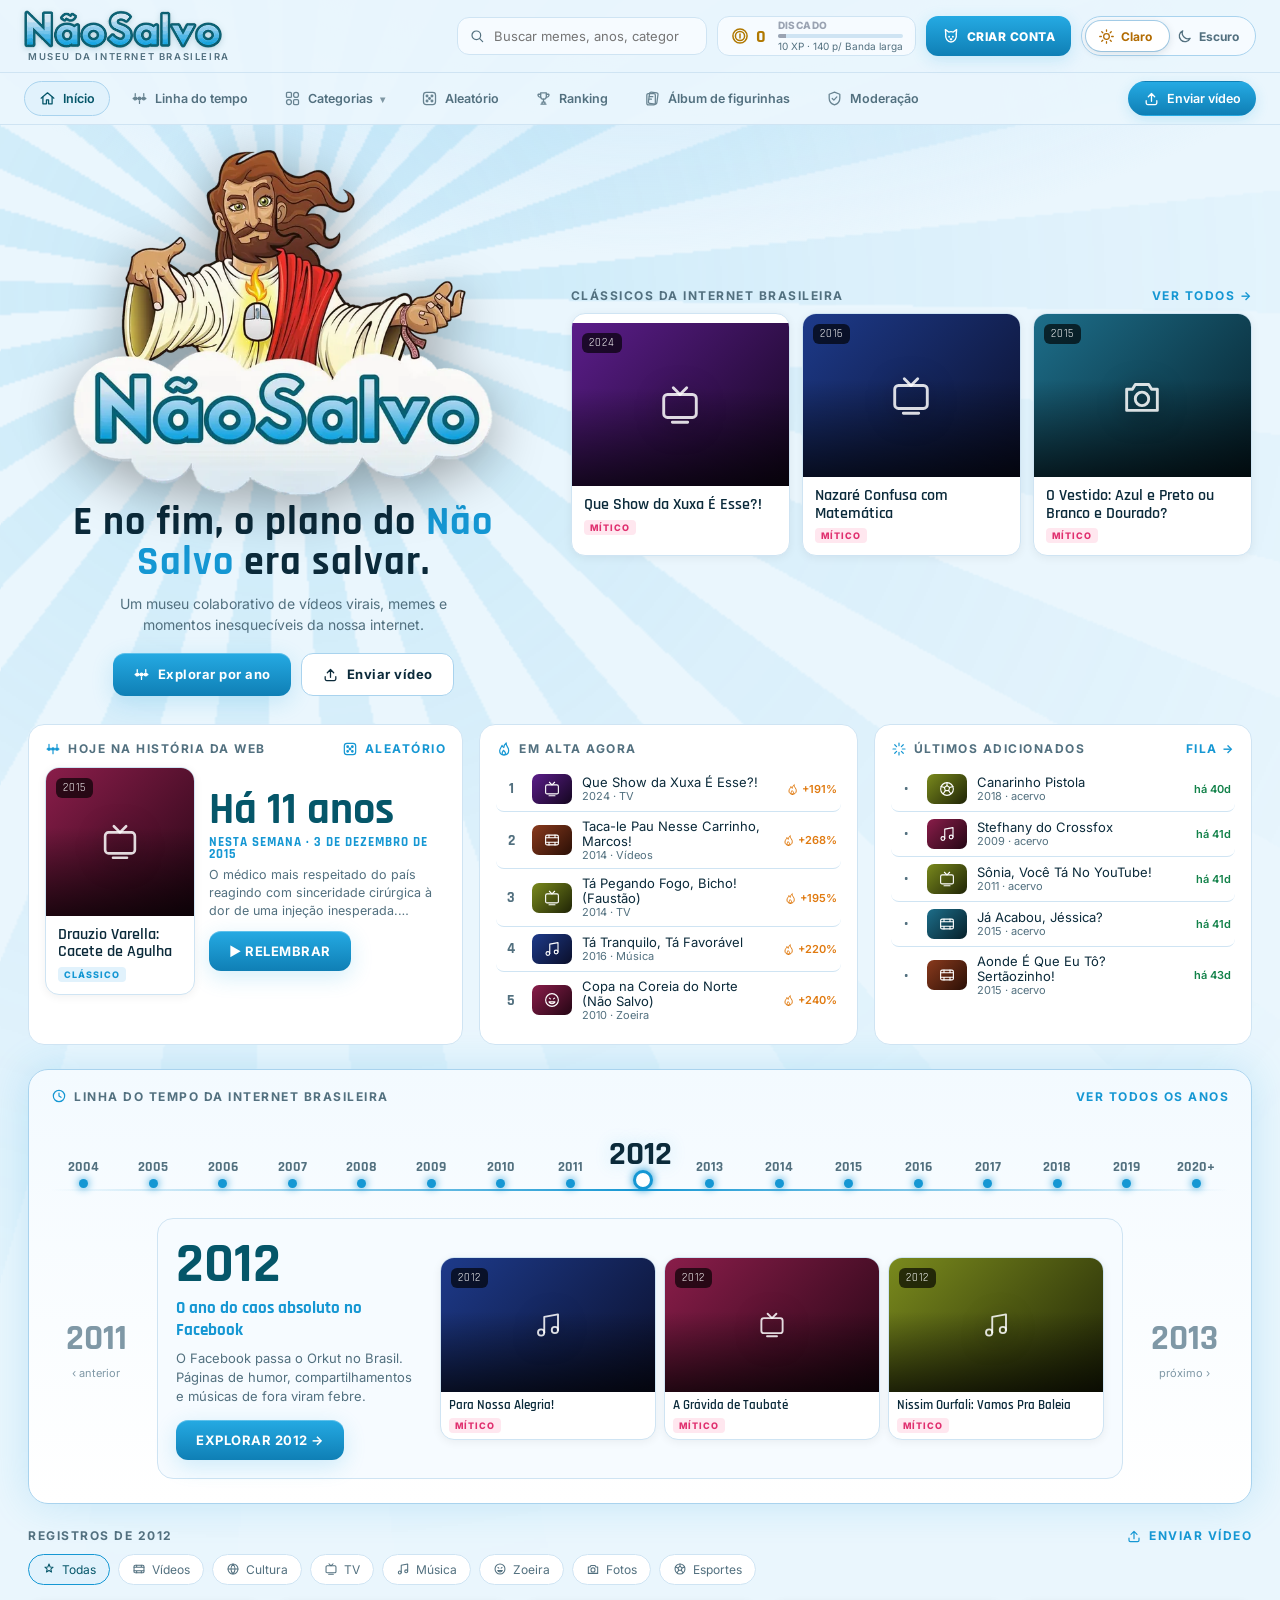
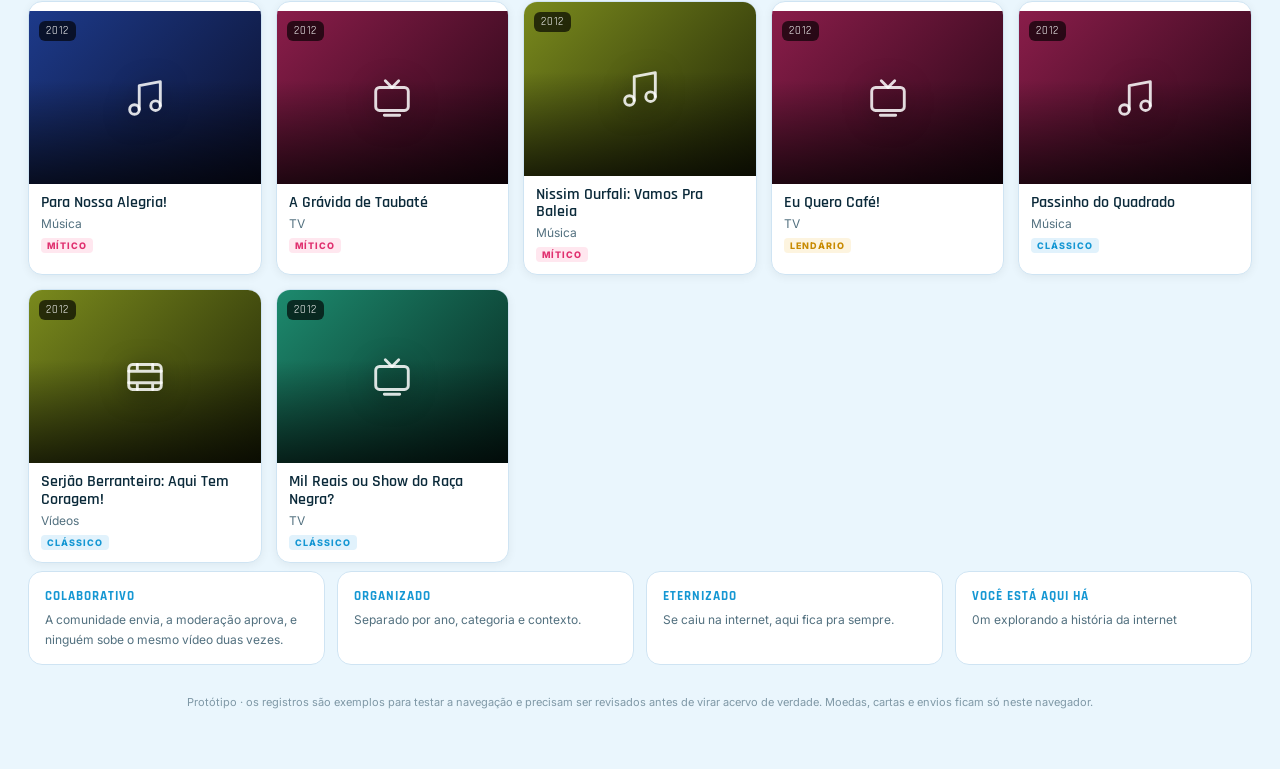
<file: index.html>
<!DOCTYPE html>
<html lang="pt-BR">
<head>
<meta charset="utf-8">
<meta name="viewport" content="width=device-width, initial-scale=1">
<title>NÃO SALVO — Museu da Internet Brasileira</title>
<link rel="preconnect" href="https://fonts.googleapis.com">
<link rel="preconnect" href="https://fonts.gstatic.com" crossorigin>
<link rel="preconnect" href="https://i.ytimg.com">
<link href="https://fonts.googleapis.com/css2?family=Rajdhani:wght@500;600;700&family=Inter:wght@400;500;600;700&display=swap" rel="stylesheet">
<link rel="stylesheet" href="theme.css">
<script>try{var t=localStorage.getItem("ns_theme")}catch(e){}document.documentElement.dataset.theme=t==="dark"?"dark":"light"</script>
<style>
main{padding:24px 28px 60px;max-width:1280px;margin:0 auto}
.top{display:grid;grid-template-columns:1.05fr 1.4fr;gap:32px;align-items:center;margin-bottom:28px}
.hero{position:relative;text-align:center}
.hero .sun{position:relative;margin:0 auto 6px;max-width:420px;aspect-ratio:640/530;display:grid;place-items:center}
.hero .sun::after{content:"";position:absolute;inset:8% 10% 20%;border-radius:50%;background:radial-gradient(closest-side,color-mix(in srgb,var(--brand2) 30%,transparent),transparent);filter:blur(10px);z-index:0}
:root[data-theme="light"] .hero .sun::after{background:radial-gradient(closest-side,#ffffffcc,transparent)}
@keyframes spin{to{transform:rotate(360deg)}}
.hero .sun picture{position:relative;z-index:1;display:block;width:100%;animation:bob 4.6s cubic-bezier(.45,0,.55,1) infinite;will-change:transform;backface-visibility:hidden;transform:translate3d(0,0,0)}
.hero .sun img{display:block;width:100%;height:auto;filter:drop-shadow(0 12px 26px #00000055)}
@keyframes bob{0%,100%{transform:translate3d(0,0,0)}50%{transform:translate3d(0,-10px,0)}}
.hero h1{font-size:clamp(28px,3.4vw,40px);line-height:1;font-weight:700;letter-spacing:1px;margin-top:4px}
.hero h1 em{font-style:normal;color:var(--brand)}
.hero p{color:var(--mut);margin:10px auto 18px;font-size:14px;max-width:380px;line-height:1.5}
.hero .btns{display:flex;gap:10px;flex-wrap:wrap;justify-content:center}
.sec-title{display:flex;justify-content:space-between;align-items:center;font-size:12px;letter-spacing:1.5px;color:var(--mut);font-weight:700;margin-bottom:10px;text-transform:uppercase;gap:10px}
.sec-title a{color:var(--brand);cursor:pointer;white-space:nowrap}
.rail{display:grid;grid-template-columns:repeat(3,1fr);gap:12px}
.card{position:relative;border:1px solid var(--line);border-radius:14px;overflow:hidden;background:var(--panel);cursor:pointer;transition:.2s;text-align:left;box-shadow:0 2px 10px #0000000f}
.card:hover{transform:translateY(-3px);border-color:var(--brand);box-shadow:0 8px 26px var(--glow)}
.thumb{aspect-ratio:4/3;display:grid;place-items:center;font-size:54px;position:relative}
.thumb::after{content:"";position:absolute;inset:0;background:linear-gradient(transparent 40%,#000a)}
.thumb i{position:absolute;left:10px;top:10px;z-index:2;font-style:normal;font-size:11px;background:#000a;color:#fff;padding:3px 7px;border-radius:6px;font-family:Rajdhani;letter-spacing:1px}
.thumb .ph{position:relative;z-index:1;color:#ffffffd9;filter:drop-shadow(0 4px 12px #0008)}
.ico.art{width:46px;height:46px;stroke-width:1.5}.mini .ico.art{width:30px;height:30px}.today .ico.art{width:42px;height:42px}
.thumb .th,.row .em .th{position:absolute;inset:0;width:100%;height:100%;object-fit:cover}
.thumb .th~.ph,.row .em .th~.ph{display:none}
.row .em{position:relative;overflow:hidden;color:#fff}.row .em .ico.art{width:18px;height:18px}
.ico.in{display:inline-block;width:15px;height:15px;vertical-align:-3px;margin-right:6px}
.sec-title span,.sec-title a{display:inline-flex;align-items:center}.sec-title .ico{width:16px;height:16px;margin-right:7px;color:var(--brand)}
.chip{display:inline-flex;align-items:center}.chip .ico.in{width:14px;height:14px;vertical-align:0}
.ico.h{display:inline-block;width:26px;height:26px;vertical-align:-4px;margin-right:8px;color:var(--brand)}
.ico.big{width:56px;height:56px;margin:0 auto;color:var(--brand)}
.row em .ico.in{width:13px;height:13px;margin-right:3px}
.btn .ico{width:17px;height:17px}
.vp-emo .ico.art{width:96px;height:96px;color:#ffffffd9}
.meta{padding:10px 12px 12px}
.meta h3{font-size:16px;font-weight:600;line-height:1.1}
.meta small{color:var(--mut);font-size:12px}
.tag{display:inline-block;font-size:9px;letter-spacing:1px;font-weight:800;padding:2px 6px;border-radius:4px;margin-top:6px;text-transform:uppercase;background:#a35cff22;color:#8a4dff;font-family:Inter}
.tag.Lendário{background:#f2b22a26;color:#c88a00}.tag.Mítico{background:#ff4a8a22;color:#e0306f}.tag.Clássico{background:var(--brand-soft);color:var(--brand)}
:root[data-theme="dark"] .tag{color:#b89bff}:root[data-theme="dark"] .tag.Lendário{color:#ffc84d}:root[data-theme="dark"] .tag.Mítico{color:#ff6bb3}:root[data-theme="dark"] .tag.Clássico{color:var(--brand2)}
.timeline{border:1px solid var(--line2);border-radius:20px;padding:18px 22px 24px;background:linear-gradient(180deg,var(--panel2),var(--panel));box-shadow:0 0 40px var(--glow);margin-bottom:24px;scroll-margin-top:140px}
.years{display:flex;align-items:flex-end;justify-content:space-between;position:relative;padding:18px 0 8px;overflow-x:auto;gap:4px;scrollbar-width:thin}
.years::before{content:"";position:absolute;left:0;right:0;bottom:15px;height:2px;background:linear-gradient(90deg,transparent,var(--brand),transparent)}
.y{flex:1;min-width:46px;text-align:center;position:relative;font-family:Rajdhani;font-weight:700;font-size:14px;color:var(--mut);padding-bottom:22px}
.y::after{content:"";position:absolute;bottom:10px;left:50%;width:9px;height:9px;margin-left:-4.5px;border-radius:50%;background:var(--brand);box-shadow:0 0 8px var(--brand)}
.y.on{font-size:34px;color:var(--txt);text-shadow:0 0 18px var(--glow)}
.y.on::after{width:14px;height:14px;margin-left:-7px;bottom:8px;background:var(--panel);border:3px solid var(--brand)}
.y:hover{color:var(--txt)}
.stage{display:grid;grid-template-columns:90px 1fr 90px;gap:16px;align-items:center;margin-top:12px}
.side{color:var(--faint);text-align:center;cursor:pointer}
.side:hover{color:var(--brand)}
.side b{display:block;font-family:Rajdhani;font-size:36px}
.side small{font-size:11px}
.cur{display:grid;grid-template-columns:240px 1fr;gap:24px;align-items:center;border:1px solid var(--line);border-radius:16px;padding:18px;background:var(--sunk)}
.cur h2{font-size:56px;line-height:1;font-weight:700;color:var(--brand-ink)}
.cur p{color:var(--mut);font-size:13px;margin:8px 0 14px;line-height:1.45}
.mini{display:grid;grid-template-columns:repeat(3,1fr);gap:8px}
.mini .card .thumb{aspect-ratio:16/10;font-size:32px}
.mini .meta{padding:6px 8px}.mini .meta h3{font-size:13px}
.facts{display:grid;grid-template-columns:repeat(4,1fr);gap:12px;margin-top:8px}
.fact{border:1px solid var(--line);border-radius:14px;padding:16px;background:var(--panel)}
.fact b{display:block;color:var(--brand);font-family:Rajdhani;letter-spacing:1px;text-transform:uppercase;font-size:13px;margin-bottom:4px}
.fact span{font-size:12px;color:var(--mut)}
.chips{display:flex;gap:8px;flex-wrap:wrap;margin-bottom:16px}
.chip{border:1px solid var(--line);padding:7px 13px;border-radius:99px;font-size:12px;color:var(--mut);background:var(--panel)}
.chip.on,.chip:hover{border-color:var(--brand);color:var(--brand-ink);background:var(--brand-soft)}
.grid{display:grid;grid-template-columns:repeat(auto-fill,minmax(200px,1fr));gap:14px}
#browse{scroll-margin-top:140px}
.modal{position:fixed;inset:0;background:var(--overlay);display:none;place-items:center;z-index:65;padding:20px}
.modal.open{display:grid}
.box{position:relative;background:var(--panel);border:1px solid var(--line2);border-radius:18px;max-width:760px;width:100%;max-height:calc(100vh - 40px);overflow:auto;box-shadow:var(--shadow)}
.box.form{max-width:560px}
.box .body{padding:20px 24px 24px}
.box h2{font-size:30px}
.box p{color:var(--mut);font-size:14px;line-height:1.6;margin:10px 0 16px}
.box .vp{border-radius:0}
.note{font-size:11px;color:var(--faint);text-align:center;margin-top:30px}
.fade{animation:f .35s ease}
@keyframes f{from{opacity:0;transform:translateY(8px)}to{opacity:1;transform:none}}
.pulse{display:grid;grid-template-columns:1.15fr 1fr 1fr;gap:16px;margin-bottom:24px}
.panel{border:1px solid var(--line);border-radius:16px;padding:16px;background:var(--panel)}
.today{display:grid;grid-template-columns:150px 1fr;gap:14px;align-items:center}
.today .ago{font-family:Rajdhani;font-size:44px;font-weight:700;line-height:.9;color:var(--brand-ink)}
.today .ago small{display:block;font-size:13px;color:var(--brand);letter-spacing:1px;margin-top:6px;text-transform:uppercase}
.today p{color:var(--mut);font-size:12.5px;line-height:1.45;margin:6px 0 10px}
.today .card .thumb{aspect-ratio:1/1;font-size:46px}
.row{display:grid;grid-template-columns:22px 40px 1fr auto;gap:10px;align-items:center;padding:7px 4px;border-bottom:1px solid var(--line);cursor:pointer;width:100%;text-align:left;border-radius:8px}
.row:last-child{border-bottom:0}
.row:hover{background:var(--brand-soft)}
.row b{font-family:Rajdhani;color:var(--mut);font-size:15px;text-align:center}
.row .em{width:40px;height:30px;border-radius:7px;display:grid;place-items:center;font-size:18px}
.row span{font-size:13px;line-height:1.15}.row span small{display:block;color:var(--mut);font-size:11px}
.row em{font-style:normal;font-size:11px;color:#e07a10;white-space:nowrap;font-weight:600}
.row em.nw{color:var(--ok)}
.card.add .thumb{background:repeating-linear-gradient(45deg,var(--brand-soft) 0 8px,var(--sunk) 8px 16px)!important;color:var(--brand);font-size:30px}
.card.add .thumb::after{display:none}
.card.add .meta h3{color:var(--brand)}
.f label{display:block;font-size:10.5px;letter-spacing:1px;color:var(--mut);margin:12px 0 5px;font-weight:700;text-transform:uppercase}
.f input,.f select,.f textarea{width:100%;background:var(--sunk);border:1px solid var(--line);border-radius:10px;padding:11px 12px;color:var(--txt);font:inherit;font-size:13px;outline:none}
.f input:focus,.f select:focus,.f textarea:focus{border-color:var(--brand);box-shadow:0 0 0 3px var(--glow)}
.f .two{display:grid;grid-template-columns:1fr 1fr;gap:10px}
.chk{border-radius:10px;padding:10px 12px;font-size:12.5px;line-height:1.45;margin-top:12px;border:1px solid var(--line);color:var(--mut)}
.chk.ok{border-color:var(--ok);background:color-mix(in srgb,var(--ok) 10%,transparent);color:var(--ok)}
.chk.warn{border-color:var(--warn);background:color-mix(in srgb,var(--warn) 10%,transparent);color:var(--warn)}
.chk.bad{border-color:var(--bad);background:color-mix(in srgb,var(--bad) 10%,transparent);color:var(--bad)}
.chk b{color:var(--txt)}
.chk button{color:var(--brand);text-decoration:underline;font-size:12.5px}
.chk label{display:flex;gap:8px;align-items:center;margin-top:6px;color:var(--warn);font-size:12px;text-transform:none;letter-spacing:0;font-weight:500}
.chk label input{width:auto}
.lock{text-align:center;padding:10px 4px}
.lock .big{font-size:54px}
.lock h3{font-family:Rajdhani;font-size:28px;margin:6px 0}
.lock p{color:var(--mut);font-size:13.5px;line-height:1.55;margin:6px 0 14px}
.linkbox{border:1px dashed var(--line2);border-radius:12px;padding:12px;margin:4px 0 16px;font-size:12.5px;color:var(--mut);background:var(--sunk)}
.linkbox b{color:var(--txt)}
.linkbox .in{display:flex;gap:8px;margin-top:8px}.linkbox input{flex:1;background:var(--panel);border:1px solid var(--line);border-radius:8px;padding:9px 10px;color:var(--txt);font:inherit;font-size:12.5px;outline:none}
.linkbox .btn{padding:9px 14px}
.linkok{display:inline-block;color:var(--ok);font-size:12.5px;margin-bottom:12px}
.linkok a{color:var(--brand)}
.rk{display:grid;grid-template-columns:26px 36px 1fr auto auto;gap:12px;align-items:center;padding:9px 6px;border-bottom:1px solid var(--line);font-size:13px}
.rk.me{background:var(--brand-soft);border-radius:10px}
.rk b{color:var(--mut);text-align:center;font-family:Rajdhani;font-size:16px}
.rk .av{width:34px;height:34px;border-radius:50%;overflow:hidden}.rk .av svg{width:100%;height:100%;display:block}
.rk .pt{font-size:10px;font-weight:800;letter-spacing:.6px;text-transform:uppercase;padding:2px 7px;border-radius:5px;margin-left:6px}
.rk em{font-style:normal;color:var(--brand);font-weight:700;font-family:Rajdhani;font-size:16px;text-align:right}
.rk small{color:var(--mut);font-size:11px;text-align:right}
.q{border:1px solid var(--line);border-radius:12px;padding:12px 14px;margin-bottom:10px;background:var(--sunk)}
.q h4{font-family:Rajdhani;font-size:19px}
.q .by{font-size:11.5px;color:var(--mut);margin:2px 0 6px}
.q p{margin:0 0 8px;font-size:12.5px}
.q .act{display:flex;gap:8px;flex-wrap:wrap}.q .act .btn{padding:8px 14px;font-size:12px}
.q .flag{font-size:11.5px;color:var(--warn);margin-bottom:8px}
.q.done{opacity:.55}
.mine{font-size:12px;color:var(--mut);padding:6px 2px;border-bottom:1px solid var(--line);display:flex;justify-content:space-between;gap:10px}
.st-pending{color:var(--warn)}.st-approved{color:var(--ok)}
.h4{font-size:11px;letter-spacing:1.3px;color:var(--mut);margin:8px 0}
@media(max-width:1000px){.pulse{grid-template-columns:1fr}}
@media(max-width:860px){
main{display:flex;flex-direction:column}
.top{display:contents}
.top>.hero{order:1;margin-bottom:18px}.timeline{order:2}.top>div:not(.hero){order:3;margin-bottom:24px}.pulse{order:4}#browse{order:5}.facts{order:6}.note{order:7}
.hero .sun{max-width:250px}.hero h1{font-size:26px}.hero p{margin:6px auto 12px}
.timeline{padding:14px 12px 16px}.cur{padding:12px;gap:12px}.cur h2{font-size:40px}
.top,.cur{grid-template-columns:1fr}.stage{grid-template-columns:1fr}.side{display:none}.facts{grid-template-columns:1fr 1fr}.rail{grid-template-columns:1fr 1fr}.rail .card:nth-child(3){display:none}main{padding:16px 14px 40px}}
@media(max-width:600px){.f .two{grid-template-columns:1fr}.today{grid-template-columns:110px 1fr}.box .body{padding:16px}}
</style>
</head>
<body class="home">
<div class="rays-wrap" aria-hidden="true"><div class="rays" id="rays"></div></div>


<main>
  <section class="top">
    <div class="hero">
      <div class="sun"><picture><source srcset="logo-hero.webp" type="image/webp"><img src="logo-hero.png" alt="Não Salvo" width="640" height="528" fetchpriority="high"></picture></div>
      <h1>E no fim, o plano do <em>Não Salvo</em> era salvar.</h1>
      <p>Um museu colaborativo de vídeos virais, memes e momentos inesquecíveis da nossa internet.</p>
      <div class="btns"><button class="btn" onclick="go(2012,true)"><i data-ic="timeline"></i>Explorar por ano</button><button class="btn ghost" onclick="openSubmit()"><i data-ic="send"></i>Enviar vídeo</button></div>
    </div>
    <div>
      <div class="sec-title"><span>Clássicos da internet brasileira</span><a onclick="setView('todos')">VER TODOS →</a></div>
      <div class="rail" id="rail"></div>
    </div>
  </section>

  <section class="pulse">
    <div class="panel"><div class="sec-title"><span><i data-ic="timeline"></i>Hoje na história da web</span><a onclick="randomPick()"><i data-ic="random"></i>ALEATÓRIO</a></div><div id="today"></div></div>
    <div class="panel"><div class="sec-title"><span><i data-ic="flame"></i>Em alta agora</span></div><div id="hot"></div></div>
    <div class="panel"><div class="sec-title"><span><i data-ic="new"></i>Últimos adicionados</span><a onclick="openMod()">FILA →</a></div><div id="latest"></div></div>
  </section>

  <section class="timeline" id="tl">
    <div class="sec-title"><span><i data-ic="clock"></i>Linha do tempo da internet brasileira</span><a onclick="setView('todos')">VER TODOS OS ANOS</a></div>
    <div class="years" id="years"></div>
    <div class="stage">
      <div class="side" id="prev"></div>
      <div class="cur fade" id="cur"></div>
      <div class="side" id="next"></div>
    </div>
  </section>

  <section id="browse">
    <div class="sec-title"><span id="browseTitle">Todos os registros</span><a onclick="openSubmit()"><i data-ic="send"></i>ENVIAR VÍDEO</a></div>
    <div class="chips" id="chips"></div>
    <div class="grid" id="grid"></div>
  </section>

  <section class="facts">
    <div class="fact"><b>Colaborativo</b><span>A comunidade envia, a moderação aprova, e ninguém sobe o mesmo vídeo duas vezes.</span></div>
    <div class="fact"><b>Organizado</b><span>Separado por ano, categoria e contexto.</span></div>
    <div class="fact"><b>Eternizado</b><span>Se caiu na internet, aqui fica pra sempre.</span></div>
    <div class="fact"><b>Você está aqui há</b><span id="timer">0m</span></div>
  </section>
  <p class="note">Protótipo · os registros são exemplos para testar a navegação e precisam ser revisados antes de virar acervo de verdade. Moedas, cartas e envios ficam só neste navegador.</p>
</main>

<div class="modal" id="modal" onclick="if(event.target===this)closeM()"><div class="box" id="box"></div></div>

<script src="common.js"></script>
<script src="data.js"></script>
<script src="player.js"></script>
<script>
renderHeader("inicio",{search:true,sub:[]});
document.querySelectorAll("[data-ic]").forEach(e=>e.outerHTML=icon(e.dataset.ic));
// ===================== ACERVO =====================
const CAT_IC={"Vídeos":"video","TV":"tv","Música":"music","Cultura":"culture","Zoeira":"zoeira","Fotos":"photo","Esportes":"sports"};
const CAT_EMO={"Vídeos":"🎞️","TV":"📺","Música":"🎵","Cultura":"🌐","Zoeira":"🤡","Fotos":"📸","Esportes":"⚽"};
const yKey=y=>(parseInt(y)>=2020?"2020+":String(y));
const KEYS=Object.keys(YEAR_INFO);
const GRAD=["#1d3a8a,#0b0f2a","#5b1d8a,#14061f","#8a3a1d,#2a0f06","#1d8a6e,#06241d","#8a1d4a,#240614","#1d6e8a,#06202a","#7a8a1d,#1f2406"];
const grad=s=>"linear-gradient(135deg,"+GRAD[[...s].reduce((a,c)=>a+c.charCodeAt(0),0)%GRAD.length]+")";

// fila de moderação com envios de outras pessoas (exemplos)
const SEED_QUEUE=[
 {id:"q1",t:"Luiza que está no Canadá",y:2012,c:"TV",by:"novato_2012",rank:0,url:"https://www.youtube.com/watch?v=exemploLuiza",d:"O comercial em que o pai cita a filha que está no Canadá e a frase vira piada nacional."},
 {id:"q2",t:"Para Nossa Alegria (versão HD)",y:2012,c:"Música",by:"repostador",rank:1,url:"https://youtu.be/exemploAlegria",d:"Reenvio do mesmo vídeo em outra qualidade."},
 {id:"q3",t:"Inês Brasil: Alô, alô, graças a Deus",y:2014,c:"Vídeos",by:"bandalarga99",rank:1,url:"https://youtu.be/exemploInes",d:"O vídeo de inscrição para um reality que virou bordão."},
 {id:"q4",t:"Carreta Furacão",y:2014,c:"Música",by:"zap_da_tia",rank:0,url:"https://www.youtube.com/watch?v=exemploCarreta",d:"Os personagens dançando em cima do trenzinho da alegria."},
 {id:"q5",t:"Nana Gouvêa posando no furacão",y:2012,c:"Fotos",by:"fotologueira",rank:1,url:"https://www.instagram.com/p/exemploNana/",d:"Ensaio de fotos em Nova York no meio da passagem de um furacão."}
];
const RANK_USERS=[["Cid Cidoso",15420,247,104,2],
 ["SePPZAO",9640,231,101,4,0,"Moderador"],["Riba",9310,214,99,11],["Subversivo",8870,198,97,14],["ad_moura",8420,187,95,16],["Dev_Gon",8050,176,94,15],["Gasanzin",7610,163,92,13],
 ["AteuDeGoianinha",7180,151,90,12],["Rulsso",6720,139,87,17],["cigarra_eletronica",6290,127,85,18],["maffeimafia",5830,114,82,19],["genery3",5360,102,80,20],["Velma",4980,93,78,21],
 ["ipsilva",4860,88,76,0],["bruninhotv",4720,84,74,1],["viralizador",4580,79,71,3],["faqo",4390,72,69,5],["lendariin",4180,66,64,6],["gatoNostalgico",2950,41,52,7],["fotologueira",420,6,23,8],["novato_2012",60,0,9,9]];

const art=a=>(a.yt?`<img class="th" src="https://i.ytimg.com/vi/${a.yt}/mqdefault.jpg" alt="" loading="lazy" decoding="async" width="320" height="180" onerror="this.remove()">`:"")+`<span class="ph">${a.art||icon(CAT_IC[a.c]||"video","art")}</span>`;
let ALL=[];
function buildAll(){
  ALL=MEMES.map(m=>({...m,url:NS.links[m.id]||(m.yt?"https://www.youtube.com/watch?v="+m.yt:null)}));
  NS.subs.filter(s=>s.status==="approved").forEach(s=>ALL.push({...s,r:"Clássico",views:120+((s.ts/1000)%300|0),saves:12,dur:35,added:s.approvedAt||nsToday(),date:s.y+"-06-01",mine:true}));
  SEED_QUEUE.filter(q=>NS.modDone[q.id]==="ok").forEach(q=>ALL.push({...q,e:CAT_EMO[q.c],r:"Clássico",views:300,saves:20,dur:40,added:NS.modDoneAt?.[q.id]||nsToday(),date:q.y+"-06-01"}));
  ALL.forEach(a=>{if(!a.e)a.e=CAT_EMO[a.c]||"🎞️";a.art=icon(CAT_IC[a.c]||"video","art")});
}
buildAll();
const byId=id=>ALL.find(a=>a.id===id);

let cur="2012",cat="Todas",query="",view="ano";
const $=id=>document.getElementById(id);
const card=(a,big)=>`<button class="card" onclick="openM('${a.id}')">
  <div class="thumb" style="background:${grad(a.t)}"><i>${a.y}</i>${art(a)}</div>
  <div class="meta"><h3>${escapeHtml(a.t)}</h3>${big?`<small>${a.c}${a.mine?" · enviado por você":""}</small><br>`:""}<span class="tag ${a.r}">${a.r}</span></div></button>`;
const addCard=y=>`<button class="card add" onclick="openSubmit('${y}')"><div class="thumb"><span>＋</span></div><div class="meta"><h3>Salvar um viral de ${y}</h3><small>+${REWARD.approved} moedas se aprovado</small></div></button>`;

const SUB_ITEMS=[
  {k:"ano",ic:"home",label:"Início",fn:()=>{window.scrollTo({top:0,behavior:"smooth"});setView("ano")}},
  {k:"tl",ic:"timeline",label:"Linha do tempo",fn:()=>{$("tl").scrollIntoView({behavior:"smooth"})}},
  {k:"cat",ic:"categories",label:"Categorias",dd:1,fn:(e,b)=>openPop(b,[{ic:"all",label:"Todas",fn:()=>pickCat("Todas")},...[...new Set(ALL.map(a=>a.c))].map(c=>({ic:CAT_IC[c]||"video",label:c,note:ALL.filter(a=>a.c===c).length+"",fn:()=>pickCat(c)}))])},
  {k:"rand",ic:"random",label:"Aleatório",fn:()=>randomPick()},
  {k:"rank",ic:"ranking",label:"Ranking",fn:()=>openRank()},
  {k:"album",ic:"album",label:"Álbum de figurinhas",href:"album.html"},
  {k:"mod",ic:"moderation",label:"Moderação",fn:()=>openMod()},
  {sp:1},
  {k:"send",ic:"send",label:"Enviar vídeo",cta:1,fn:()=>openSubmit()}
];
function renderNav(){setSubOn(view==="todos"?"cat":view)}
function pickCat(c){query="";$("q").value="";cat=c;view=c==="Todas"?"todos":"cat";renderNav();renderGrid();$("browse").scrollIntoView({behavior:"smooth"})}
function setView(v){view=v;if(v!=="ano"){query="";$("q").value="";cat="Todas"}renderNav();renderGrid();if(v!=="ano")$("browse").scrollIntoView({behavior:"smooth"})}
function randomPick(){const a=ALL[Math.floor(Math.random()*ALL.length)];go(yKey(a.y));openM(a.id)}

// ---- Hoje na história / Em alta / Últimos ----
const doy=s=>{const d=new Date(s+"T12:00:00");return Math.floor((d-new Date(d.getFullYear(),0,0))/864e5)};
function renderPulse(){
  const t=nsToday(),td=doy(t),ty=+t.slice(0,4);
  const withDiff=ALL.filter(a=>a.date&&!a.mine).map(a=>{let d=Math.abs(doy(a.date)-td);d=Math.min(d,365-d);return{a,d}}).sort((x,y)=>x.d-y.d);
  const {a,d}=withDiff[0];const ago=ty-(+a.date.slice(0,4));
  const dt=new Date(a.date+"T12:00:00").toLocaleDateString("pt-BR",{day:"numeric",month:"long",year:"numeric"});
  $("today").innerHTML=`<div class="today">${card(a)}<div><div class="ago">Há ${ago} anos<small>${d===0?"Hoje":"Nesta semana"} · ${dt}</small></div><p>${escapeHtml(a.d).slice(0,140)}…</p><button class="btn" onclick="openM('${a.id}')">▶ RELEMBRAR</button></div></div>`;
  // em alta: views com um "sorteio do dia" (num site real: acessos das últimas 24h)
  const seed=+t.replace(/-/g,"");const hot=ALL.map(x=>{const h=[...x.id].reduce((s,c)=>s*31+c.charCodeAt(0),seed)%1000/1000;return{x,s:x.views*(0.35+h),g:Math.round(20+h*260)}}).sort((p,q)=>q.s-p.s).slice(0,5);
  $("hot").innerHTML=hot.map((h,i)=>`<button class="row" onclick="openM('${h.x.id}')"><b>${i+1}</b><span class="em" style="background:${grad(h.x.t)}">${art(h.x)}</span><span>${escapeHtml(h.x.t)}<small>${h.x.y} · ${h.x.c}</small></span><em>${icon("flame","in")}+${h.g}%</em></button>`).join("");
  const lat=[...ALL].sort((p,q)=>(q.added||"").localeCompare(p.added||"")).slice(0,5);
  $("latest").innerHTML=lat.map(x=>{const days=Math.max(0,Math.round((new Date(t)-new Date(x.added))/864e5));return`<button class="row" onclick="openM('${x.id}')"><b>•</b><span class="em" style="background:${grad(x.t)}">${art(x)}</span><span>${escapeHtml(x.t)}<small>${x.y} · ${x.mine?"enviado por você":x.by?"por "+x.by:"acervo"}</small></span><em class="nw">${days===0?"hoje":days===1?"ontem":"há "+days+"d"}</em></button>`}).join("");
}

// ---- Linha do tempo (layout original) ----
function renderYears(){
  $("years").innerHTML=KEYS.map(y=>`<button class="y ${y===cur?'on':''}" onclick="go('${y}')">${y}</button>`).join("");
  const ys=$("years"),el=ys.querySelector(".on");if(el)ys.scrollTo({left:el.offsetLeft-ys.clientWidth/2+el.clientWidth/2,behavior:"smooth"});
}
function renderCur(){
  const i=KEYS.indexOf(cur),d=YEAR_INFO[cur],p=KEYS[i-1],n=KEYS[i+1];
  $("prev").innerHTML=p?`<b>${p}</b><small>‹ anterior</small>`:"";
  $("next").innerHTML=n?`<b>${n}</b><small>próximo ›</small>`:"";
  $("prev").onclick=()=>p&&go(p);$("next").onclick=()=>n&&go(n);
  const el=$("cur");el.classList.remove("fade");void el.offsetWidth;el.classList.add("fade");
  const items=ALL.filter(a=>yKey(a.y)===cur).sort((a,b)=>b.views-a.views).slice(0,3);
  const fill=items.map(a=>card(a));while(fill.length<3)fill.push(addCard(cur==="2020+"?2020:cur));
  el.innerHTML=`<div><h2 class="disp">${cur}</h2><div class="disp" style="color:var(--brand);font-size:17px;font-weight:700;margin-top:4px">${d.lema}</div>
    <p>${d.txt}</p><button class="btn" onclick="setView('ano');$('browse').scrollIntoView({behavior:'smooth'})">EXPLORAR ${cur} →</button></div>
    <div class="mini">${fill.join("")}</div>`;
}
function renderGrid(){
  let list=ALL,title="Todos os registros";
  if(view==="ano"&&!query){list=ALL.filter(a=>yKey(a.y)===cur);title="Registros de "+cur}
  if(query){const fold=x=>String(x).normalize("NFD").replace(/[\u0300-\u036f]/g,"").toLowerCase();const q=fold(query);list=ALL.filter(a=>fold(a.t+" "+a.d+" "+a.c+" "+a.y).includes(q));title=`Busca: “${query}”`}
  if(cat!=="Todas")list=list.filter(a=>a.c===cat);
  list=[...list].sort((a,b)=>a.y-b.y||b.views-a.views);
  $("browseTitle").textContent=title;
  const cats=["Todas",...new Set(ALL.map(a=>a.c))];
  $("chips").innerHTML=cats.map(c=>`<button class="chip ${c===cat?'on':''}" onclick="cat='${c}';renderGrid()">${c==="Todas"?icon("all","in")+c:icon(CAT_IC[c]||"video","in")+c}</button>`).join("");
  $("grid").innerHTML=list.length?list.map(a=>card(a,true)).join(""):`<p style="color:var(--mut)">Nada por aqui ainda. Que tal ser o primeiro a salvar? <button class="btn" style="margin-left:8px" onclick="openSubmit()">＋ Enviar vídeo</button></p>`;
}
function go(y,scroll){cur=String(y);view="ano";query="";$("q").value="";cat="Todas";renderNav();renderYears();renderCur();renderGrid();if(scroll)$("tl").scrollIntoView({behavior:"smooth"})}

// ---- Modal do meme com o player da época ----
let player=null;
function openM(id){
  const a=byId(id);if(!a)return;player&&player.stop();
  const rel=ALL.filter(x=>x.id!==a.id&&Math.abs(x.y-a.y)<=1).sort((p,q)=>q.views-p.views);
  const r=rankIdx(NS.xp);
  const link=a.url?`<div class="linkok">${icon("check","in")}${a.yt&&!NS.links[a.id]?"Vídeo original no acervo":"Link original salvo"} · <a href="${escapeHtml(a.url)}" target="_blank" rel="noopener">Assistir no ${/youtu/.test(a.url)?"YouTube":"original"} ↗</a></div>`
    :`<div class="linkbox">${icon("link","in")}Este viral ainda está <b>sem o link do vídeo original</b>. Tem o link? Salve aqui e ganhe <b>+${REWARD.oldLink} moedas</b>.
      ${r>=2?`<div class="in"><input id="oldLink" placeholder="https://youtube.com/watch?v=…"><button class="btn" onclick="saveOldLink('${a.id}')">SALVAR</button></div><div id="oldMsg"></div>`:`<div style="margin-top:6px;color:var(--mut)">${icon("lock","in")}Precisa da patente <b style="color:${RANKS[2].color}">Colaborador</b> (${fmt(RANKS[2].xp)} XP). Você tem ${fmt(NS.xp)} XP.</div>`}</div>`;
  $("box").className="box";
  $("box").innerHTML=`<button class="xclose" onclick="closeM()" aria-label="Fechar vídeo" title="Fechar (Esc)">✕</button><div id="vp">${playerHTML({...a,e:a.art})}</div>
  <div class="body"><span class="tag ${a.r}">${a.r}</span> <span class="tag" style="background:var(--sunk);color:var(--mut)">${a.c}</span>
  <h2 class="disp" style="margin-top:8px">${escapeHtml(a.t)}</h2><p>${escapeHtml(a.d||"")}</p>
  <p style="font-size:12px;color:var(--faint)">Contexto de ${a.y}: ${YEAR_INFO[yKey(a.y)].lema}. ${a.by?"Enviado por "+escapeHtml(a.by)+".":a.mine?"Enviado por você.":""}</p>
  ${link}
  <div style="display:flex;gap:10px;flex-wrap:wrap"><button class="btn" onclick="go('${yKey(a.y)}');closeM();$('tl').scrollIntoView({behavior:'smooth'})">Ver o ano ${a.y}</button><button class="btn ghost" onclick="closeM()">Fechar</button></div></div>`;
  $("modal").classList.add("open");
  player=initPlayer($("vp"),a,rel.map(r=>({...r,e:r.art})),openM);
}
function closeM(){player&&player.stop();$("modal").classList.remove("open")}
new MutationObserver(()=>{const b=$("box");if(b&&!b.querySelector(".xclose")){const x=document.createElement("button");x.className="xclose";x.textContent="✕";x.setAttribute("aria-label","Fechar");x.onclick=closeM;b.prepend(x)}}).observe(document.getElementById("box"),{childList:true});

// ---- Anti-duplicata: mesmo link ou mesmo nome não gera novo ticket ----
function normUrl(u){
  u=(u||"").trim();if(!u)return"";
  try{const x=new URL(/^https?:\/\//i.test(u)?u:"https://"+u);const h=x.hostname.replace(/^(www|m|mobile|vm)\./,"");const p=x.pathname.replace(/\/+$/,"");
    if(h==="youtu.be")return"yt:"+p.slice(1,12);
    if(h.endsWith("youtube.com")){const v=x.searchParams.get("v");if(v)return"yt:"+v.slice(0,11);const mm=p.match(/\/(shorts|embed|live|v)\/([\w-]{6,})/);if(mm)return"yt:"+mm[2].slice(0,11)}
    let mm=p.match(/\/video\/(\d+)/);if(h.includes("tiktok")&&mm)return"tt:"+mm[1];
    mm=p.match(/\/status\/(\d+)/);if((h==="x.com"||h==="twitter.com")&&mm)return"x:"+mm[1];
    mm=p.match(/\/(p|reel|tv)\/([\w-]+)/);if(h.includes("instagram")&&mm)return"ig:"+mm[2];
    return(h+p).toLowerCase();
  }catch(e){return u.toLowerCase()}
}
const normName=s=>(s||"").normalize("NFD").replace(/[̀-ͯ]/g,"").toLowerCase().replace(/\(.*?\)/g," ").replace(/[^a-z0-9 ]/g," ").replace(/\b(o|a|os|as|de|da|do|e|que|versao|hd|original|completo|video)\b/g," ").replace(/\s+/g," ").trim();
function sim(a,b){a=normName(a).replace(/ /g,"");b=normName(b).replace(/ /g,"");if(!a||!b)return 0;if(a===b)return 1;
  if(a.length>5&&b.length>5&&(a.includes(b)||b.includes(a)))return .9;
  const bg=s=>{const m=new Map();for(let i=0;i<s.length-1;i++){const k=s.slice(i,i+2);m.set(k,(m.get(k)||0)+1)}return m};
  const A=bg(a),B=bg(b);let n=0;A.forEach((v,k)=>{n+=Math.min(v,B.get(k)||0)});return 2*n/(a.length+b.length-2)}
function pool(){ // tudo que já existe: acervo + fila pendente
  const p=ALL.map(a=>({t:a.t,key:a.url?normUrl(a.url):"",id:a.id,where:"acervo"}));
  NS.subs.filter(s=>s.status==="pending").forEach(s=>p.push({t:s.t,key:s.key,id:s.id,where:"fila",ticket:s.ticket}));
  SEED_QUEUE.filter(q=>!NS.modDone[q.id]).forEach(q=>p.push({t:q.t,key:normUrl(q.url),id:q.id,where:"fila",ticket:"#"+(300+parseInt(q.id.slice(1)))}));
  return p;
}
function dupCheck(url,name){
  const key=normUrl(url),P=pool();
  if(key){const hit=P.find(x=>x.key&&x.key===key);if(hit)return{lvl:"bad",hit,why:"link"}}
  if(name&&name.trim().length>=4){let best=null,bs=0;P.forEach(x=>{const s=sim(name,x.t);if(s>bs){bs=s;best=x}});
    if(bs>=.82)return{lvl:"bad",hit:best,why:"nome",s:bs};
    if(bs>=.55)return{lvl:"warn",hit:best,why:"nome",s:bs}}
  return{lvl:key||name?"ok":"",key};
}

// ---- Enviar vídeo ----
function openSubmit(y){
  if(needAccount())return;
  $("box").className="box form";
  if(rankIdx(NS.xp)<1){
    $("box").innerHTML=`<div class="body lock"><div class="big">${icon("lock","big")}</div><h3>Enviar vídeo é a partir de <span style="color:${RANKS[1].color}">Banda larga</span></h3>
    <p>Pra não virar bagunça, quem acabou de chegar ainda não envia virais. Você precisa de <b>${fmt(RANKS[1].xp)} XP</b> (tem ${fmt(NS.xp)}).<br>Ganhe XP visitando todo dia (+${XP_GAIN.visit}), abrindo pacotes (+${XP_GAIN.pack}) e completando o álbum. Quem é do chat da live já entra como Banda larga.</p>
    <div style="display:flex;gap:10px;justify-content:center;flex-wrap:wrap"><a class="btn" href="album.html" style="text-decoration:none">${icon("pack")}ABRIR PACOTE</a><button class="btn ghost" onclick="openSignup()">Sou do chat</button><button class="btn ghost" onclick="closeM()">Fechar</button></div></div>`;
    $("modal").classList.add("open");return;
  }
  const yrs=[];for(let i=2026;i>=1998;i--)yrs.push(i);
  $("box").innerHTML=`<div class="body f"><h2 class="disp">${icon("cloud","h")}Salvar viral no acervo</h2>
   <p style="margin:4px 0 0">Se o link ou o nome já existir, não abre ticket novo. Aprovado pela moderação = <b>+${REWARD.approved} moedas</b> e +${XP_GAIN.approved} XP.</p>
   <label>Link original (YouTube, TikTok, X, Instagram…)</label><input id="sU" placeholder="https://www.youtube.com/watch?v=…" oninput="liveCheck()">
   <label>Nome do meme / viral</label><input id="sN" placeholder="ex: Luiza que está no Canadá" oninput="liveCheck()">
   <div class="two"><div><label>Ano que viralizou</label><select id="sY">${yrs.map(v=>`<option ${String(v)===String(y||"")?"selected":""}>${v}</option>`).join("")}</select></div>
   <div><label>Categoria</label><select id="sC">${Object.keys(CAT_EMO).map(c=>`<option>${c}</option>`).join("")}</select></div></div>
   <label>Conta pra quem não viveu (contexto)</label><textarea id="sD" rows="3" placeholder="O que aconteceu, onde passou, por que viralizou…"></textarea>
   <div id="dup"></div>
   <div style="display:flex;gap:10px;margin-top:14px"><button class="btn" id="sGo" onclick="sendSub()">ENVIAR PARA MODERAÇÃO</button><button class="btn ghost" onclick="closeM()">Cancelar</button></div></div>`;
  if(!y)$("sY").value="2012";
  $("modal").classList.add("open");
}
let lastDup=null;
function liveCheck(){
  const r=dupCheck($("sU").value,$("sN").value);lastDup=r;const el=$("dup");
  if(!r.lvl){el.innerHTML="";return}
  if(r.lvl==="ok"){el.innerHTML=`<div class="chk ok">${icon("check","in")}Nada igual no acervo nem na fila. ${r.key&&r.key.includes(":")?`Link reconhecido como <b>${r.key}</b>.`:""}</div>`;return}
  const h=r.hit,where=h.where==="acervo"?`já está no acervo`:`já tem ticket ${h.ticket||""} na fila de moderação`;
  if(r.lvl==="bad")el.innerHTML=`<div class="chk bad">${icon("xmark","in")}<b>${escapeHtml(h.t)}</b> ${where} (mesmo ${r.why}${r.s?`, ${Math.round(r.s*100)}% parecido`:""}). Não vamos abrir ticket repetido. ${h.where==="acervo"?`<button onclick="openM('${h.id}')">Ver no acervo</button>`:""}</div>`;
  else el.innerHTML=`<div class="chk warn">${icon("alert","in")}Parece com <b>${escapeHtml(h.t)}</b> (${Math.round(r.s*100)}% parecido), que ${where}. É outro vídeo?<label><input type="checkbox" id="sOk"> Não é o mesmo, enviar assim mesmo</label></div>`;
}
function sendSub(){
  const url=$("sU").value.trim(),t=$("sN").value.trim(),y=+$("sY").value,c=$("sC").value,d=$("sD").value.trim();
  liveCheck();
  if(!url||!t){$("dup").innerHTML=`<div class="chk bad">Preencha pelo menos o link e o nome.</div>`;return}
  if(lastDup.lvl==="bad")return;
  if(lastDup.lvl==="warn"&&!($("sOk")&&$("sOk").checked))return toast("Confirme que não é o mesmo vídeo");
  const ticket="#"+(400+NS.subs.length);
  NS.subs.push({id:"s"+Date.now(),t,url,key:normUrl(url),y,c,d:d||"Enviado pela comunidade.",e:CAT_EMO[c],status:"pending",ts:Date.now(),ticket});nsSave();
  closeM();toast(`Envio recebido! Ticket ${ticket} na fila da moderação ⏳`,3000);scheduleApprovals();
}
function approveMine(s){s.status="approved";s.approvedAt=nsToday();s.by=null;NS.approvedCount++;NS.coins+=REWARD.approved;nsSave();addXP(XP_GAIN.approved);
  buildAll();renderAll();toast(`“${s.t}” foi aprovado pela moderação: +${REWARD.approved} moedas e +${XP_GAIN.approved} XP`,3800)}
function scheduleApprovals(){NS.subs.filter(s=>s.status==="pending").forEach(s=>{const wait=Math.max(1500,8000-(Date.now()-s.ts));clearTimeout(s._t);setTimeout(()=>{const x=NS.subs.find(z=>z.id===s.id);if(x&&x.status==="pending")approveMine(x)},wait)})}

// ---- Salvar link de viral antigo (+5) ----
function saveOldLink(id){
  const u=$("oldLink").value.trim(),key=normUrl(u),m=$("oldMsg");
  if(!key||!/^https?:\/\//i.test(u)&&!u.includes("."))return m.innerHTML=`<div class="chk bad">Cole um link válido.</div>`;
  const hit=pool().find(x=>x.key&&x.key===key);
  if(hit)return m.innerHTML=`<div class="chk bad">Esse link já está salvo em <b>${escapeHtml(hit.t)}</b>.</div>`;
  NS.links[id]=u;NS.coins+=REWARD.oldLink;nsSave();addXP(XP_GAIN.oldLink);buildAll();openM(id);toast(`Link salvo! +${REWARD.oldLink} moedas`);
}

// ---- Moderação: patente maior modera patente menor ----
function openMod(){
  const r=rankIdx(NS.xp),canMod=r>=3;
  const mine=NS.subs.slice().reverse();
  const qs=SEED_QUEUE.map(q=>{const st=NS.modDone[q.id];const best=ALL.filter(a=>!a.by||a.id!==q.id).map(a=>({a,s:sim(q.t,a.t)})).sort((x,y)=>y.s-x.s)[0];
    const flag=best&&best.s>=.55?`<div class="flag">${icon("alert","in")}Possível duplicata de “${escapeHtml(best.a.t)}” (${Math.round(best.s*100)}% parecido)</div>`:"";
    const lower=q.rank<r;
    return `<div class="q ${st?'done':''}"><h4>${icon(CAT_IC[q.c]||"video","in")}${escapeHtml(q.t)} <small style="color:var(--mut);font-family:Inter;font-size:12px">· ${q.y}</small></h4>
     <div class="by">Ticket #${300+parseInt(q.id.slice(1))} · por <b>${q.by}</b> <span style="color:${RANKS[q.rank].color}">(${RANKS[q.rank].name})</span> · ${escapeHtml(normUrl(q.url))}</div><p>${escapeHtml(q.d)}</p>${flag}
     <div class="act">${st?`<span class="${st==='ok'?'st-approved':'st-pending'}">${st==='ok'?'Aprovado por você':'Recusado por você'}</span>`:canMod&&lower?`<button class="btn" onclick="moderate('${q.id}','ok')">${icon("check")}Aprovar</button><button class="btn ghost" onclick="moderate('${q.id}','no')">${icon("xmark")}Recusar${best&&best.s>=.55?" (duplicata)":""}</button>`:`<span style="font-size:12px;color:var(--mut)">${icon("lock","in")}${canMod?"Só quem tem patente maior que a do autor pode moderar.":`Moderação é a partir de <b style="color:${RANKS[3].color}">Moderador</b> (${fmt(RANKS[3].xp)} XP).`}</span>`}</div></div>`}).join("");
  $("box").className="box";
  $("box").innerHTML=`<div class="body"><h2 class="disp">${icon("moderation","h")}Fila de moderação</h2><p>Quem tem patente mais alta modera quem tem patente mais baixa. Cada moderação vale +15 XP.</p>
  ${mine.length?`<h4 class="h4">SEUS ENVIOS</h4>${mine.map(s=>`<div class="mine"><span>${icon(CAT_IC[s.c]||"video","in")}${escapeHtml(s.t)} <small>(${s.ticket})</small></span><span class="st-${s.status}">${s.status==="approved"?"aprovado · +"+REWARD.approved+" moedas":"aguardando moderação"}</span></div>`).join("")}<div style="height:14px"></div>`:""}
  <h4 class="h4">ENVIOS DA COMUNIDADE</h4>${qs}
  <button class="btn ghost" onclick="closeM()" style="margin-top:6px">Fechar</button></div>`;
  $("modal").classList.add("open");
}
function moderate(id,v){NS.modDone[id]=v;NS.modDoneAt=NS.modDoneAt||{};NS.modDoneAt[id]=nsToday();nsSave();addXP(15);buildAll();renderAll();openMod();toast(v==="ok"?"Aprovado e adicionado ao acervo":"Recusado")}

// ---- Ranking da galera ----
function openRank(){
  const me=NS.acct?[[NS.acct.user,NS.xp,NS.approvedCount,Object.keys(NS.owned).length,-1,true]]:[];
  const list=[...RANK_USERS,...me].sort((a,b)=>b[1]-a[1]);
  $("box").className="box";
  $("box").innerHTML=`<div class="body"><h2 class="disp">${icon("ranking","h")}Ranking da galera</h2><p>Quem mais salvou a internet brasileira. Envio aprovado, moderação, link salvo e carta nova contam XP.</p>
  ${list.map((u,i)=>{const r=rankOf(u[1]);const av=u[5]?NS.acct.av:{fur:(u[4]*3)%10,pat:u[4]%5,eye:u[4]%5,acc:(u[4]*2)%9,clo:u[4]%7,bg:u[4]%8};
   return`<div class="rk ${u[5]?'me':''}"><b>${i+1}</b><span class="av">${catSVG(av)}</span><span>${escapeHtml(u[0])}${u[5]?" (você)":""}<span class="pt" style="color:${r.color};background:${r.color}22">${r.name}</span>${u[6]?`<span class="pt" style="color:${RANKS[3].color};background:${RANKS[3].color}22">${u[6]}</span>`:""}</span><small>${u[2]} envios<br>${u[3]} cartas</small><em>${fmt(u[1])} XP</em></div>`}).join("")}
  ${NS.acct?"":`<p style="margin-top:12px">Crie sua conta pra aparecer no ranking. <button class="btn" onclick="closeM();openSignup()">${icon("cat")}Criar conta</button></p>`}
  <button class="btn ghost" onclick="closeM()" style="margin-top:12px">Fechar</button></div>`;
  $("modal").classList.add("open");
}

function renderAll(){SUB=SUB_ITEMS;renderNav();renderPulse();renderYears();renderCur();renderGrid();$("rail").innerHTML=ALL.filter(a=>a.r==="Mítico").sort((a,b)=>b.views-a.views).slice(0,3).map(a=>card(a)).join("")}
function onAccountChange(){renderAll()}

let qT=0;$("q").addEventListener("input",e=>{clearTimeout(qT);qT=setTimeout(()=>{query=e.target.value.trim();if(query)cat="Todas";renderGrid();if(query)$("browse").scrollIntoView({behavior:"smooth"})},180)});
document.addEventListener("keydown",e=>{
  if(/INPUT|TEXTAREA|SELECT/.test(e.target.tagName))return;
  if(e.key==="Escape")closeM();
  if($("modal").classList.contains("open"))return;
  const i=KEYS.indexOf(cur);
  if(e.key==="ArrowRight"&&KEYS[i+1])go(KEYS[i+1]);
  if(e.key==="ArrowLeft"&&KEYS[i-1])go(KEYS[i-1]);
});
const t0=Date.now();setInterval(()=>{const m=Math.floor((Date.now()-t0)/60000);$("timer").textContent=m+"m explorando a história da internet"},15000);
$("timer").textContent="0m explorando a história da internet";
const h=location.hash.slice(1).replace("mais","+");if(YEAR_INFO[h])cur=h;
renderWallet();renderAll();scheduleApprovals();
// centraliza os raios do fundo no logo
function placeRays(){const im=document.querySelector(".hero .sun img"),r=$("rays");if(!im||!r)return;const b=im.getBoundingClientRect();r.style.left=(b.left+b.width/2+scrollX)+"px";r.style.top=(b.top+b.height*0.42+scrollY)+"px"}
placeRays();addEventListener("resize",placeRays);addEventListener("load",placeRays);document.querySelector(".hero .sun img").addEventListener("load",placeRays);
</script>
</body>
</html>
</file>
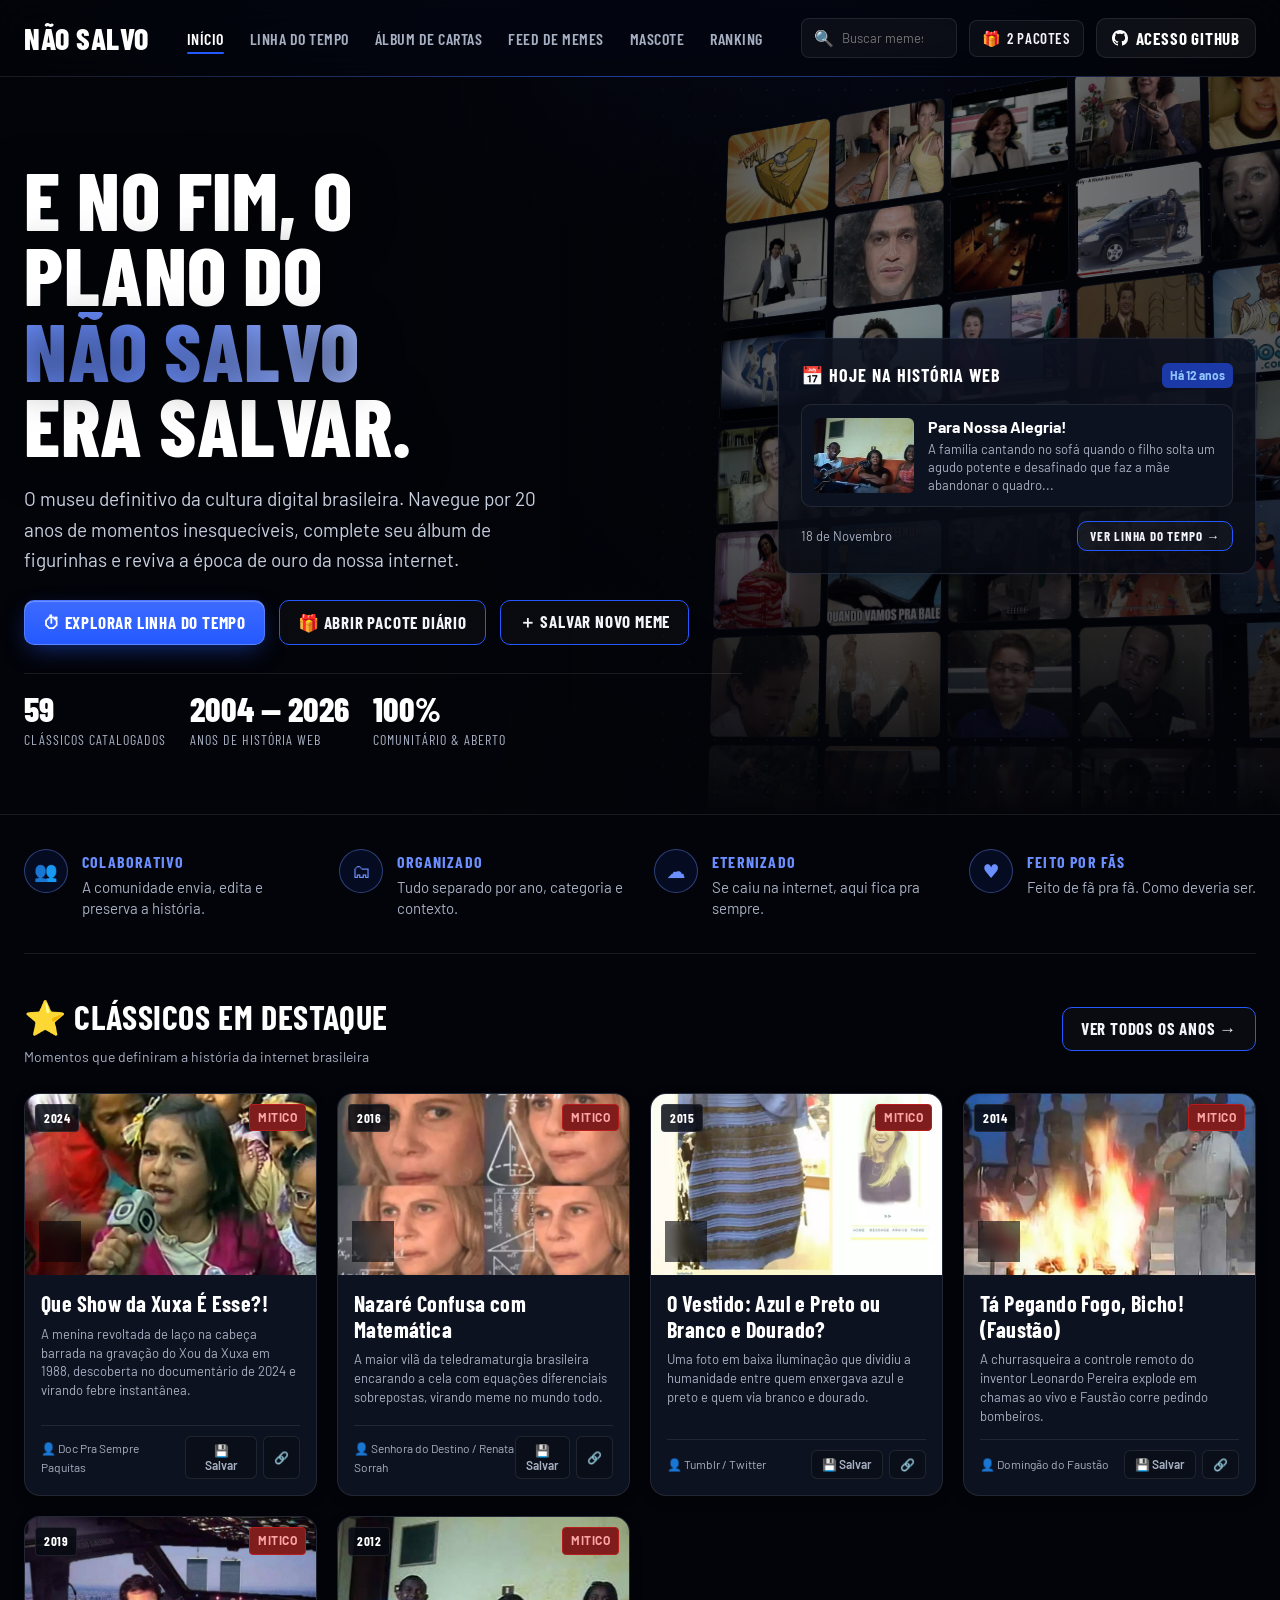
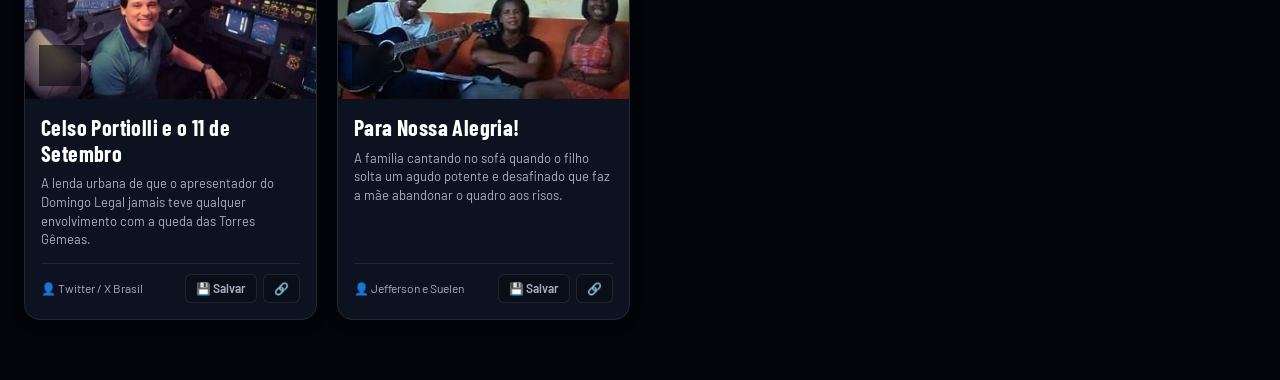
<file: frontend/index.html>
<!DOCTYPE html>
<html lang="pt-BR">
<head>
  <meta charset="UTF-8">
  <meta name="viewport" content="width=device-width, initial-scale=1.0">
  <title>NÃO SALVO — Museu & Arquivo da Internet Brasileira</title>
  <meta name="description" content="O arquivo histórico e museu colaborativo da internet brasileira: navegue por 20 anos de memes, abra pacotes colecionáveis e reviva momentos icônicos.">
  <link rel="preconnect" href="https://fonts.googleapis.com">
  <link rel="preconnect" href="https://fonts.gstatic.com" crossorigin>
  <link href="https://fonts.googleapis.com/css2?family=Barlow+Condensed:wght@600;700;800&family=Barlow:wght@400;500;600;700&display=swap" rel="stylesheet">
  <style>
    :root {
      --bg: #030409;
      --bg-surface: #0a0e18;
      --bg-card: #0d1220;
      --bg-card-hover: #131a2e;
      --border: rgba(255, 255, 255, 0.09);
      --border-focus: #3d6bff;
      --text: #f2f4f9;
      --text-muted: #a7b0c2;
      --accent: #2459ff;
      --accent-hover: #3d6bff;
      --accent-badge: #1b3aa8;
      --blue-glow: rgba(36, 89, 255, 0.5);
      --blue-soft: #6b8fff;
      --green: #10b981;
      --gold: #d97706;
      --bronze: #92400e;
      --red: #dc2626;
      --font-display: 'Barlow Condensed', sans-serif;
      --font-body: 'Barlow', system-ui, -apple-system, 'Segoe UI', sans-serif;
    }

    * {
      box-sizing: border-box;
      margin: 0;
      padding: 0;
    }

    body {
      background-color: var(--bg);
      color: var(--text);
      font-family: var(--font-body);
      font-size: 15px;
      line-height: 1.6;
      min-height: 100vh;
      overflow-x: hidden;
    }

    a {
      color: inherit;
      text-decoration: none;
    }

    button {
      font-family: inherit;
      font-size: inherit;
      color: inherit;
      background: none;
      border: none;
      cursor: pointer;
    }

    input, select, textarea {
      font-family: inherit;
      font-size: inherit;
      color: var(--text);
      background-color: var(--bg-surface);
      border: 1px solid var(--border);
      border-radius: 8px;
      padding: 10px 14px;
      outline: none;
      transition: border-color 0.2s;
    }

    input:focus, select:focus, textarea:focus {
      border-color: var(--border-focus);
    }

    .container {
      max-width: 1360px;
      margin: 0 auto;
      padding: 0 24px;
    }

    /* Header */
    header.site-header {
      position: sticky;
      top: 0;
      z-index: 50;
      background-color: rgba(7, 10, 18, 0.95);
      border-bottom: 1px solid var(--border);
      backdrop-filter: blur(10px);
    }

    .header-inner {
      display: flex;
      align-items: center;
      justify-content: space-between;
      gap: 16px;
      height: 72px;
    }

    .brand {
      display: flex;
      align-items: center;
      gap: 14px;
    }

    .brand-logo {
      font-family: var(--font-display);
      font-size: 28px;
      font-weight: 800;
      letter-spacing: 1px;
      line-height: 0.9;
      color: #ffffff;
    }

    .brand-sub {
      font-size: 12px;
      font-weight: 500;
      color: var(--text-muted);
      display: block;
      margin-top: 2px;
    }

    nav.main-nav {
      display: flex;
      align-items: center;
      gap: 6px;
    }

    .nav-btn {
      padding: 8px 14px;
      border-radius: 8px;
      font-weight: 600;
      font-size: 14px;
      color: var(--text-muted);
      transition: all 0.2s;
    }

    .nav-btn:hover, .nav-btn.active {
      color: #ffffff;
      background-color: var(--bg-surface);
    }

    .nav-btn.active {
      border-bottom: 2px solid var(--border-focus);
    }

    .header-actions {
      display: flex;
      align-items: center;
      gap: 12px;
    }

    .search-bar {
      display: flex;
      align-items: center;
      background-color: var(--bg-surface);
      border: 1px solid var(--border);
      border-radius: 8px;
      padding: 0 12px;
      height: 40px;
    }

    .search-bar input {
      border: none;
      background: none;
      padding: 0 8px;
      width: 170px;
      font-size: 13px;
    }

    .badge-btn {
      display: inline-flex;
      align-items: center;
      gap: 6px;
      padding: 8px 12px;
      border-radius: 8px;
      background-color: var(--bg-surface);
      border: 1px solid var(--border);
      font-size: 13px;
      font-weight: 600;
      transition: background-color 0.2s;
    }

    .badge-btn:hover {
      background-color: var(--bg-card);
    }

    .btn-github {
      background-color: #24292f;
      color: #ffffff;
      border: 1px solid #3f4752;
      padding: 9px 15px;
      border-radius: 8px;
      font-weight: 700;
      font-size: 13px;
      display: inline-flex;
      align-items: center;
      gap: 8px;
      transition: all 0.2s;
      box-shadow: 0 2px 8px rgba(0, 0, 0, 0.4);
    }

    .btn-github:hover {
      background-color: #2f363d;
      border-color: #57606a;
    }

    .btn-primary {
      background-color: var(--accent);
      color: #ffffff;
      border: 1px solid var(--accent-hover);
      padding: 10px 18px;
      border-radius: 8px;
      font-weight: 700;
      font-size: 14px;
      display: inline-flex;
      align-items: center;
      gap: 8px;
      transition: all 0.2s;
      box-shadow: 0 2px 10px rgba(0, 0, 0, 0.3);
    }

    .btn-primary:hover {
      background-color: var(--accent-hover);
    }

    .btn-secondary {
      background-color: var(--bg-surface);
      color: var(--text);
      border: 1px solid var(--border);
      padding: 10px 18px;
      border-radius: 8px;
      font-weight: 600;
      font-size: 14px;
      display: inline-flex;
      align-items: center;
      gap: 8px;
      transition: all 0.2s;
    }

    .btn-secondary:hover {
      background-color: var(--bg-card);
      border-color: var(--border-focus);
    }

    /* Mobile toggle */
    .mobile-menu-btn {
      display: none;
      font-size: 24px;
      padding: 6px;
    }

    /* Hero Section */
    .hero-section {
      padding: 44px 0 32px;
      border-bottom: 1px solid var(--border);
    }

    .hero-grid {
      display: grid;
      grid-template-columns: 1.2fr 0.8fr;
      gap: 36px;
      align-items: center;
    }

    .hero-title {
      font-family: var(--font-display);
      font-size: clamp(38px, 5vw, 62px);
      font-weight: 800;
      line-height: 0.95;
      letter-spacing: 0.5px;
      text-transform: uppercase;
      color: #ffffff;
      margin-bottom: 16px;
    }

    .hero-desc {
      color: #cbd5e1;
      font-size: 16px;
      line-height: 1.6;
      max-width: 580px;
      margin-bottom: 24px;
    }

    .hero-cta {
      display: flex;
      gap: 12px;
      flex-wrap: wrap;
      margin-bottom: 28px;
    }

    .hero-stats {
      display: flex;
      gap: 24px;
      padding-top: 18px;
      border-top: 1px solid var(--border);
    }

    .stat-item b {
      display: block;
      font-family: var(--font-display);
      font-size: 26px;
      font-weight: 800;
      color: #ffffff;
      line-height: 1;
    }

    .stat-item span {
      font-size: 12px;
      color: var(--text-muted);
    }

    /* Today in history card */
    .today-box {
      background-color: var(--bg-surface);
      border: 1px solid var(--border);
      border-radius: 14px;
      padding: 22px;
      box-shadow: 0 4px 20px rgba(0, 0, 0, 0.35);
    }

    .today-header {
      display: flex;
      align-items: center;
      justify-content: space-between;
      margin-bottom: 14px;
    }

    .today-title {
      font-family: var(--font-display);
      font-size: 22px;
      font-weight: 700;
      text-transform: uppercase;
      color: #ffffff;
    }

    .today-tag {
      font-size: 12px;
      font-weight: 700;
      background-color: var(--accent-badge);
      color: #93c5fd;
      padding: 3px 8px;
      border-radius: 6px;
    }

    .today-preview {
      display: flex;
      gap: 14px;
      align-items: center;
      background-color: var(--bg-card);
      border: 1px solid var(--border);
      border-radius: 10px;
      padding: 12px;
      margin-bottom: 14px;
    }

    .today-thumb {
      width: 100px;
      height: 75px;
      border-radius: 6px;
      object-fit: cover;
      background-color: #000;
    }

    .today-details h4 {
      font-size: 16px;
      font-weight: 700;
      color: #ffffff;
      line-height: 1.2;
      margin-bottom: 4px;
    }

    .today-details p {
      font-size: 13px;
      color: var(--text-muted);
      line-height: 1.4;
    }

    /* Views navigation */
    .view-container {
      padding: 36px 0 60px;
    }

    .section-head {
      display: flex;
      align-items: center;
      justify-content: space-between;
      margin-bottom: 24px;
      flex-wrap: wrap;
      gap: 14px;
    }

    .section-title {
      font-family: var(--font-display);
      font-size: 32px;
      font-weight: 800;
      text-transform: uppercase;
      color: #ffffff;
      letter-spacing: 0.5px;
    }

    .section-subtitle {
      font-size: 14px;
      color: var(--text-muted);
      margin-top: 2px;
    }

    /* Timeline Years Rail */
    .years-rail {
      display: flex;
      gap: 8px;
      overflow-x: auto;
      padding-bottom: 12px;
      margin-bottom: 24px;
      border-bottom: 1px solid var(--border);
    }

    .year-btn {
      padding: 8px 16px;
      border-radius: 8px;
      background-color: var(--bg-surface);
      border: 1px solid var(--border);
      font-family: var(--font-display);
      font-size: 17px;
      font-weight: 700;
      color: var(--text-muted);
      transition: all 0.2s;
      white-space: nowrap;
    }

    .year-btn:hover, .year-btn.active {
      color: #ffffff;
      background-color: var(--accent);
      border-color: var(--accent-hover);
    }

    /* Filter Chips */
    .chips-bar {
      display: flex;
      gap: 8px;
      flex-wrap: wrap;
      margin-bottom: 20px;
    }

    .chip {
      padding: 6px 14px;
      border-radius: 20px;
      background-color: var(--bg-surface);
      border: 1px solid var(--border);
      font-size: 13px;
      font-weight: 600;
      color: var(--text-muted);
      cursor: pointer;
      transition: all 0.2s;
    }

    .chip:hover, .chip.active {
      color: #ffffff;
      border-color: var(--border-focus);
      background-color: var(--bg-card);
    }

    /* Meme Cards Grid */
    .memes-grid {
      display: grid;
      grid-template-columns: repeat(auto-fill, minmax(min(290px, 100%), 1fr));
      gap: 20px;
    }

    .meme-card {
      background-color: var(--bg-card);
      border: 1px solid var(--border);
      border-radius: 12px;
      overflow: hidden;
      display: flex;
      flex-direction: column;
      transition: transform 0.2s, border-color 0.2s, box-shadow 0.2s;
      box-shadow: 0 4px 12px rgba(0, 0, 0, 0.25);
    }

    .meme-card:hover {
      transform: translateY(-4px);
      border-color: var(--border-focus);
      box-shadow: 0 8px 24px rgba(0, 0, 0, 0.4);
    }

    .card-media {
      position: relative;
      aspect-ratio: 16/10;
      background-color: #020408;
      overflow: hidden;
    }

    .card-media img, .card-media video {
      width: 100%;
      height: 100%;
      object-fit: cover;
      display: block;
      transition: transform 0.3s;
    }

    .meme-card:hover .card-media img {
      transform: scale(1.03);
    }

    .card-badge-top {
      position: absolute;
      top: 10px;
      left: 10px;
      background-color: rgba(7, 10, 18, 0.85);
      border: 1px solid var(--border);
      padding: 3px 8px;
      border-radius: 4px;
      font-family: var(--font-display);
      font-size: 13px;
      font-weight: 700;
      letter-spacing: 0.5px;
      color: #ffffff;
    }

    .card-rarity {
      position: absolute;
      top: 10px;
      right: 10px;
      font-size: 12px;
      font-weight: 700;
      padding: 3px 8px;
      border-radius: 4px;
      text-transform: uppercase;
      letter-spacing: 0.5px;
    }

    .rarity-Mitico { background-color: #7f1d1d; color: #fca5a5; border: 1px solid #b91c1c; }
    .rarity-Lendario { background-color: #78350f; color: #fde68a; border: 1px solid #d97706; }
    .rarity-Reliquia { background-color: #064e3b; color: #a7f3d0; border: 1px solid #059669; }
    .rarity-Classico { background-color: #1e3a8a; color: #bfdbfe; border: 1px solid #2563eb; }

    .card-content {
      padding: 16px;
      display: flex;
      flex-direction: column;
      flex: 1;
    }

    .card-title {
      font-family: var(--font-display);
      font-size: 20px;
      font-weight: 700;
      color: #ffffff;
      line-height: 1.15;
      margin-bottom: 8px;
    }

    .card-desc {
      font-size: 13px;
      color: var(--text-muted);
      line-height: 1.45;
      margin-bottom: 14px;
      flex: 1;
    }

    .card-footer {
      display: flex;
      align-items: center;
      justify-content: space-between;
      padding-top: 10px;
      border-top: 1px solid var(--border);
      font-size: 12px;
      color: var(--text-muted);
    }

    .card-actions {
      display: flex;
      gap: 6px;
    }

    .icon-btn {
      padding: 6px 10px;
      border-radius: 6px;
      background-color: var(--bg-surface);
      border: 1px solid var(--border);
      font-size: 12px;
      font-weight: 600;
      transition: all 0.2s;
    }

    .icon-btn:hover {
      background-color: var(--accent);
      color: #ffffff;
      border-color: var(--accent);
    }

    /* Album Section */
    .album-grid {
      display: grid;
      grid-template-columns: 280px 1fr;
      gap: 28px;
    }

    .album-sidebar {
      background-color: var(--bg-surface);
      border: 1px solid var(--border);
      border-radius: 12px;
      padding: 20px;
    }

    .album-collections-list {
      display: flex;
      flex-direction: column;
      gap: 8px;
      margin-top: 14px;
    }

    .collection-btn {
      display: flex;
      align-items: center;
      justify-content: space-between;
      padding: 10px 14px;
      border-radius: 8px;
      background-color: var(--bg-card);
      border: 1px solid var(--border);
      text-align: left;
      font-weight: 600;
      font-size: 14px;
      transition: all 0.2s;
    }

    .collection-btn:hover, .collection-btn.active {
      border-color: var(--border-focus);
      background-color: var(--bg-card-hover);
      color: #ffffff;
    }

    .sticker-cards {
      display: grid;
      grid-template-columns: repeat(auto-fill, minmax(180px, 1fr));
      gap: 16px;
    }

    .sticker-card {
      aspect-ratio: 3/4.2;
      background-color: var(--bg-card);
      border: 2px solid var(--border);
      border-radius: 10px;
      padding: 10px;
      display: flex;
      flex-direction: column;
      position: relative;
      cursor: pointer;
      transition: all 0.2s;
    }

    .sticker-card:hover {
      transform: translateY(-4px);
      box-shadow: 0 6px 16px rgba(0, 0, 0, 0.4);
    }

    .sticker-card.locked {
      background-color: #080c14;
      border-style: dashed;
      align-items: center;
      justify-content: center;
    }

    .sticker-card.locked .lock-mark {
      font-family: var(--font-display);
      font-size: 38px;
      color: #334155;
      font-weight: 800;
    }

    .sticker-media {
      flex: 1;
      border-radius: 6px;
      overflow: hidden;
      background-color: #000;
      margin-bottom: 8px;
    }

    .sticker-media img {
      width: 100%;
      height: 100%;
      object-fit: cover;
    }

    .sticker-name {
      font-family: var(--font-display);
      font-size: 14px;
      font-weight: 700;
      color: #ffffff;
      text-align: center;
      line-height: 1.1;
      white-space: nowrap;
      overflow: hidden;
      text-overflow: ellipsis;
    }

    .duplicate-tag {
      position: absolute;
      top: 6px;
      right: 6px;
      background-color: var(--accent);
      color: #ffffff;
      font-size: 12px;
      font-weight: 700;
      padding: 1px 6px;
      border-radius: 4px;
    }

    /* Avatar Maker */
    .avatar-maker-grid {
      display: grid;
      grid-template-columns: 340px 1fr;
      gap: 32px;
      align-items: start;
    }

    .avatar-preview-box {
      background-color: var(--bg-surface);
      border: 1px solid var(--border);
      border-radius: 14px;
      padding: 24px;
      text-align: center;
      box-shadow: 0 4px 16px rgba(0, 0, 0, 0.3);
    }

    .avatar-svg-container {
      width: 200px;
      height: 200px;
      margin: 0 auto 18px;
      border-radius: 50%;
      border: 3px solid var(--border-focus);
      background-color: var(--bg-card);
      overflow: hidden;
      display: grid;
      place-items: center;
    }

    .avatar-options-panel {
      background-color: var(--bg-surface);
      border: 1px solid var(--border);
      border-radius: 14px;
      padding: 24px;
    }

    .avatar-tab-content {
      display: flex;
      flex-wrap: wrap;
      gap: 10px;
      margin-top: 14px;
    }

    .avatar-opt-btn {
      padding: 10px 16px;
      border-radius: 8px;
      background-color: var(--bg-card);
      border: 1px solid var(--border);
      font-weight: 600;
      font-size: 13px;
      transition: all 0.2s;
    }

    .avatar-opt-btn:hover, .avatar-opt-btn.active {
      border-color: var(--border-focus);
      background-color: var(--accent);
      color: #ffffff;
    }

    /* Modal Overlay */
    .modal-overlay {
      position: fixed;
      inset: 0;
      background-color: rgba(4, 7, 14, 0.85);
      backdrop-filter: blur(6px);
      z-index: 100;
      display: none;
      align-items: center;
      justify-content: center;
      padding: 20px;
    }

    .modal-overlay.active {
      display: flex;
    }

    .modal-box {
      background-color: var(--bg-surface);
      border: 1px solid var(--border);
      border-radius: 16px;
      max-width: 620px;
      width: 100%;
      max-height: 90vh;
      overflow-y: auto;
      box-shadow: 0 10px 30px rgba(0, 0, 0, 0.5);
      position: relative;
    }

    .modal-header {
      padding: 20px 24px;
      border-bottom: 1px solid var(--border);
      display: flex;
      align-items: center;
      justify-content: space-between;
    }

    .modal-title {
      font-family: var(--font-display);
      font-size: 24px;
      font-weight: 700;
      text-transform: uppercase;
      color: #ffffff;
    }

    .modal-close {
      font-size: 20px;
      color: var(--text-muted);
      cursor: pointer;
    }

    .modal-close:hover {
      color: #ffffff;
    }

    .modal-body {
      padding: 24px;
    }

    /* Booster Pack 3D Opening */
    .booster-arena {
      display: flex;
      justify-content: center;
      gap: 16px;
      perspective: 1000px;
      margin: 20px 0;
    }

    .booster-card-flip {
      width: min(150px, calc((100% - 32px) / 3));
      aspect-ratio: 3/4.2;
      position: relative;
      transform-style: preserve-3d;
      transition: transform 0.6s cubic-bezier(0.4, 0, 0.2, 1);
      cursor: pointer;
    }

    .booster-card-flip.revealed {
      transform: rotateY(180deg);
    }

    .card-face {
      position: absolute;
      inset: 0;
      backface-visibility: hidden;
      border-radius: 10px;
      border: 2px solid var(--border);
      display: flex;
      flex-direction: column;
      align-items: center;
      justify-content: center;
      padding: 8px;
    }

    .card-face.back {
      background: linear-gradient(135deg, #1e293b, #0f172a);
      border-color: #3b82f6;
      color: #ffffff;
      font-family: var(--font-display);
      font-size: 16px;
      font-weight: 800;
      text-align: center;
    }

    .card-face.front {
      background-color: var(--bg-card);
      transform: rotateY(180deg);
    }

    /* Ranking */
    .rank-row {
      display: grid;
      grid-template-columns: 80px 1fr 140px 140px;
      padding: 14px 20px;
      border-bottom: 1px solid var(--border);
      align-items: center;
      gap: 8px;
    }

    .rank-row.rank-head {
      font-size: 13px;
      font-weight: 700;
      color: var(--text-muted);
      text-transform: uppercase;
    }

    .rank-row > span { min-width: 0; overflow-wrap: anywhere; }

    /* Toasts */
    .toast-root {
      position: fixed;
      right: 20px;
      bottom: 20px;
      z-index: 200;
      display: flex;
      flex-direction: column;
      gap: 10px;
      align-items: flex-end;
      pointer-events: none;
      max-width: calc(100vw - 40px);
    }

    .toast {
      pointer-events: auto;
      display: flex;
      align-items: center;
      gap: 10px;
      max-width: 380px;
      padding: 12px 16px;
      background-color: var(--bg-card-hover);
      border: 1px solid var(--accent);
      border-radius: 10px;
      box-shadow: 0 10px 30px rgba(0, 0, 0, 0.55);
      font-size: 14px;
      font-weight: 500;
      line-height: 1.4;
      color: var(--text);
      animation: toast-in 0.25s ease-out both;
    }

    .toast.success { border-left-color: var(--green); }
    .toast.error { border-left-color: var(--red); }
    .toast.leaving { animation: toast-out 0.2s ease-in both; }
    .toast-icon { font-size: 16px; flex-shrink: 0; }

    @keyframes toast-in {
      from { opacity: 0; transform: translateY(12px) scale(0.98); }
      to { opacity: 1; transform: none; }
    }

    @keyframes toast-out {
      from { opacity: 1; transform: none; }
      to { opacity: 0; transform: translateY(8px); }
    }

    /* Helpers */
    .mobile-only { display: none; }
    .gh-short { display: none; }
    .gh-link-row {
      background-color: var(--bg-card);
      border: 1px solid var(--border);
      border-radius: 8px;
      padding: 14px;
      margin-bottom: 20px;
      display: flex;
      align-items: center;
      justify-content: space-between;
      gap: 10px;
      flex-wrap: wrap;
    }
    .gh-link-row code { font-size: 14px; color: #93c5fd; word-break: break-all; min-width: 0; }
    .section-head > div[style*="display: flex"] { flex-wrap: wrap; }
    #memeModalBody div[style*="display: flex"] { flex-wrap: wrap; gap: 8px; }

    /* Focus & motion */
    :focus-visible {
      outline: 2px solid #60a5fa;
      outline-offset: 2px;
    }
    input:focus-visible, select:focus-visible, textarea:focus-visible {
      outline: 2px solid #60a5fa;
      outline-offset: 1px;
    }
    .meme-card, .sticker-card { cursor: pointer; }

    @media (prefers-reduced-motion: reduce) {
      *, *::before, *::after {
        animation-duration: 0.01ms !important;
        animation-iteration-count: 1 !important;
        transition-duration: 0.01ms !important;
        scroll-behavior: auto !important;
      }
    }

    /* Responsive */
    @media (max-width: 1280px) {
      .gh-full { display: none; }
      .gh-short { display: inline; }
      .search-bar input { width: 130px; }
    }

    @media (max-width: 1100px) {
      .search-bar { display: none; }
      .badge-btn.streak { display: none; }
    }

    @media (max-width: 1024px) {
      .hero-grid { grid-template-columns: 1fr; }
      .album-grid { grid-template-columns: 1fr; }
      .avatar-maker-grid { grid-template-columns: 1fr; }
    }

    @media (max-width: 900px) {
      nav.main-nav { display: none; }
      .mobile-menu-btn { display: block; }
      nav.main-nav.open {
        display: flex;
        position: absolute;
        top: 100%;
        left: 0;
        right: 0;
        flex-direction: column;
        align-items: stretch;
        gap: 4px;
        padding: 12px 16px 16px;
        background-color: rgba(7, 10, 18, 0.98);
        border-bottom: 1px solid var(--border);
        box-shadow: 0 16px 24px rgba(0, 0, 0, 0.5);
      }
      nav.main-nav.open .nav-btn { text-align: left; padding: 12px 14px; }
      nav.main-nav.open .nav-btn.active { border-bottom: none; background-color: rgba(255, 255, 255, 0.08); }
      nav.main-nav .mobile-only { display: flex; margin-top: 8px; }
      .mobile-only .search-bar { display: flex; flex: 1; }
      .mobile-only .search-bar input { width: 100%; }
    }

    @media (max-width: 768px) {
      .container { padding: 0 16px; }
      .header-inner { gap: 10px; }
      .hero-title { font-size: 34px; }
      .hero-stats { flex-wrap: wrap; gap: 16px; }
      .section-title { font-size: 26px; }
      .modal-overlay { padding: 12px; }
    }

    @media (max-width: 640px) {
      .header-actions { gap: 8px; }
      .header-actions .badge-btn { padding: 8px 10px; }
      .gh-short { display: none; }
      .btn-github { padding: 9px 11px; }
      .brand-sub { display: none; }
      .sticker-cards { grid-template-columns: repeat(auto-fill, minmax(140px, 1fr)); gap: 12px; }
      .rank-row { grid-template-columns: 44px 1fr 56px 76px; padding: 12px; font-size: 13px; }
      .rank-row.rank-head { font-size: 10px; }
      .today-preview { flex-direction: column; align-items: flex-start; }
      .today-thumb { width: 100%; height: 140px; }
      .modal-header { padding: 16px; }
      .modal-body { padding: 16px; }
      .modal-title { font-size: 20px; }
      .booster-arena { gap: 10px; }
      .toast-root { right: 12px; left: 12px; bottom: 12px; align-items: stretch; max-width: none; }
      .toast { max-width: none; }
    }

    @media (max-width: 480px) {
      .brand-logo { font-size: 22px; }
      .badge-btn #packCounter { display: none; }
      .card-face.back { font-size: 12px; }
      .avatar-svg-container { width: 160px; height: 160px; }
      .hero-cta .btn-primary, .hero-cta .btn-secondary { flex: 1 1 100%; justify-content: center; }
    }

    /* ===== Visual refresh: museu escuro, azul elétrico, tipografia condensada ===== */
    body {
      font-size: 16px;
      background-image:
        radial-gradient(ellipse 80% 50% at 50% -10%, rgba(36, 89, 255, 0.16), transparent 70%);
      background-attachment: fixed;
    }

    /* Header */
    header.site-header {
      background-color: rgba(3, 4, 9, 0.78);
      backdrop-filter: blur(16px) saturate(140%);
      -webkit-backdrop-filter: blur(16px) saturate(140%);
      border-bottom: 1px solid var(--border);
    }
    header.site-header::after {
      content: '';
      position: absolute; left: 0; right: 0; bottom: -1px; height: 1px;
      background: linear-gradient(90deg, transparent, var(--accent), transparent);
      opacity: 0.55;
    }
    .header-inner { height: 76px; }
    .brand-logo {
      font-size: 30px; font-weight: 800; line-height: 0.88; letter-spacing: 0.5px;
      text-transform: uppercase;
    }
    .brand-sub {
      font-family: var(--font-display); font-size: 12px; font-weight: 600;
      letter-spacing: 1.2px; text-transform: uppercase; color: var(--text-muted);
    }
    .nav-btn {
      font-family: var(--font-display); font-size: 17px; font-weight: 600;
      letter-spacing: 0.8px; text-transform: uppercase; position: relative;
      background: none !important;
    }
    .nav-btn::after {
      content: ''; position: absolute; left: 14px; right: 14px; bottom: 2px; height: 2px;
      background: var(--accent); border-radius: 2px;
      transform: scaleX(0); transform-origin: left; transition: transform 0.3s cubic-bezier(.2,.8,.2,1);
    }
    .nav-btn:hover::after, .nav-btn.active::after { transform: scaleX(1); }
    .nav-btn.active { border-bottom: none; color: #fff; }
    .search-bar, .badge-btn {
      background-color: rgba(255, 255, 255, 0.04);
      transition: border-color .2s, background-color .2s, box-shadow .2s;
    }
    .search-bar:focus-within { border-color: var(--accent); box-shadow: 0 0 0 3px rgba(36, 89, 255, 0.2); }
    .badge-btn { font-family: var(--font-display); font-size: 15px; letter-spacing: 0.6px; text-transform: uppercase; }
    .badge-btn:hover { border-color: var(--accent); }

    /* Botões */
    .btn-primary, .btn-secondary, .btn-github {
      font-family: var(--font-display); font-size: 17px; font-weight: 700;
      letter-spacing: 0.8px; text-transform: uppercase; border-radius: 10px;
      transition: transform .2s cubic-bezier(.2,.8,.2,1), box-shadow .25s, background-color .2s, border-color .2s;
    }
    .btn-primary {
      background: linear-gradient(180deg, #3d6bff, #2459ff);
      border: 1px solid rgba(255, 255, 255, 0.18);
      box-shadow: 0 8px 24px -6px var(--blue-glow), inset 0 1px 0 rgba(255, 255, 255, 0.25);
      position: relative; overflow: hidden;
    }
    .btn-primary::after {
      content: ''; position: absolute; inset: 0;
      background: linear-gradient(105deg, transparent 35%, rgba(255, 255, 255, 0.28) 50%, transparent 65%);
      transform: translateX(-120%); transition: transform .6s ease;
    }
    .btn-primary:hover { background: linear-gradient(180deg, #4d7aff, #2e63ff); transform: translateY(-2px); box-shadow: 0 14px 30px -6px var(--blue-glow), inset 0 1px 0 rgba(255,255,255,.3); }
    .btn-primary:hover::after { transform: translateX(120%); }
    .btn-primary:active, .btn-secondary:active { transform: translateY(0) scale(0.98); }
    .btn-secondary { background-color: rgba(255, 255, 255, 0.03); border: 1px solid var(--accent); }
    .btn-secondary:hover { background-color: rgba(36, 89, 255, 0.14); transform: translateY(-2px); box-shadow: 0 8px 22px -8px var(--blue-glow); }
    .btn-github { background-color: rgba(255, 255, 255, 0.05); border-color: var(--border); box-shadow: none; }
    .btn-github:hover { background-color: rgba(255, 255, 255, 0.1); border-color: rgba(255,255,255,.3); transform: translateY(-2px); }

    /* Hero em largura total com mosaico de memes */
    .hero-section {
      position: relative; isolation: isolate;
      padding: 84px 0 64px; border-bottom: none;
      min-height: 560px; display: flex; align-items: center;
    }
    .hero-section > .hero-grid { width: 100%; position: relative; z-index: 2; }
    .hero-bg {
      position: absolute; z-index: 0; top: 0; bottom: 0;
      left: calc(50% - 50vw); width: 100vw; overflow: hidden; pointer-events: none;
      border-bottom: 1px solid var(--border);
    }
    .hero-bg::before {
      content: ''; position: absolute; inset: 0; z-index: 2;
      background:
        linear-gradient(90deg, var(--bg) 0%, rgba(3, 4, 9, 0.92) 34%, rgba(3, 4, 9, 0.35) 70%, rgba(3, 4, 9, 0.6) 100%),
        linear-gradient(180deg, transparent 55%, var(--bg) 100%);
    }
    .hero-bg::after {
      content: ''; position: absolute; inset: 0; z-index: 3;
      background-image: radial-gradient(rgba(107, 143, 255, 0.28) 1px, transparent 1.2px);
      background-size: 26px 26px;
      -webkit-mask-image: linear-gradient(90deg, transparent 40%, #000 100%);
      mask-image: linear-gradient(90deg, transparent 40%, #000 100%);
      opacity: 0.55;
    }
    .mosaic {
      position: absolute; top: -10%; right: -6%; width: 62%; height: 120%;
      display: grid; grid-template-columns: repeat(5, 1fr); gap: 10px;
      transform: perspective(1100px) rotateY(-16deg) rotateX(6deg) rotate(-4deg);
      transform-origin: right center;
      animation: mosaic-in 1.4s cubic-bezier(.2,.8,.2,1) both;
    }
    .mosaic-col { display: flex; flex-direction: column; gap: 10px; animation: mosaic-drift 38s linear infinite; }
    .mosaic-col:nth-child(even) { animation-direction: reverse; animation-duration: 46s; }
    .mosaic-col:nth-child(3n) { animation-duration: 52s; }
    .mosaic-col img {
      width: 100%; aspect-ratio: 4 / 3; object-fit: cover; border-radius: 8px;
      filter: saturate(0.7) brightness(0.8) contrast(1.05);
      box-shadow: 0 0 0 1px rgba(107, 143, 255, 0.18);
    }
    @keyframes mosaic-in { from { opacity: 0; transform: perspective(1100px) rotateY(-26deg) rotateX(6deg) rotate(-4deg) translateX(80px); } }
    @keyframes mosaic-drift { from { transform: translateY(0); } to { transform: translateY(-50%); } }

    .hero-title {
      font-size: clamp(44px, 6.4vw, 92px); font-weight: 800; line-height: 0.92;
      letter-spacing: 0.5px; max-width: 12ch; margin-bottom: 22px;
      text-shadow: 0 4px 40px rgba(0, 0, 0, 0.6);
    }
    .hero-title .hl {
      color: var(--blue-soft); position: relative; display: inline-block;
      background: linear-gradient(100deg, #6b8fff 20%, #a9bfff 50%, #6b8fff 80%);
      background-size: 220% 100%;
      -webkit-background-clip: text; background-clip: text; -webkit-text-fill-color: transparent;
      animation: shine 5s ease-in-out infinite;
    }
    @keyframes shine { 0%, 100% { background-position: 100% 0; } 50% { background-position: 0 0; } }
    .hero-desc { font-size: 19px; color: #c7cfdf; max-width: 520px; }
    .hero-cta { gap: 14px; }
    .hero-stats { border-top: 1px solid var(--border); }
    .stat-item b { font-size: 34px; color: #fff; }
    .stat-item span { font-family: var(--font-display); font-size: 14px; letter-spacing: 1px; text-transform: uppercase; }

    /* Entrada escalonada do hero */
    .hero-grid > div:first-child > * { animation: rise .8s cubic-bezier(.2,.8,.2,1) both; }
    .hero-grid > div:first-child > :nth-child(1) { animation-delay: .05s; }
    .hero-grid > div:first-child > :nth-child(2) { animation-delay: .18s; }
    .hero-grid > div:first-child > :nth-child(3) { animation-delay: .3s; }
    .hero-grid > div:first-child > :nth-child(4) { animation-delay: .42s; }
    .hero-grid > div:last-child { animation: rise .9s .5s cubic-bezier(.2,.8,.2,1) both; }
    @keyframes rise { from { opacity: 0; transform: translateY(26px); } to { opacity: 1; transform: none; } }

    /* Painéis */
    .today-box {
      background: linear-gradient(180deg, rgba(13, 18, 32, 0.9), rgba(7, 10, 18, 0.9));
      backdrop-filter: blur(10px);
      border: 1px solid var(--border); border-radius: 16px;
      box-shadow: 0 20px 50px -20px rgba(0, 0, 0, 0.8), 0 0 0 1px rgba(36, 89, 255, 0.08);
    }
    .today-title { font-family: var(--font-display); font-size: 18px; letter-spacing: 1px; text-transform: uppercase; }

    /* Pilares */
    .pillars {
      display: grid; grid-template-columns: repeat(4, 1fr); gap: 28px;
      padding: 34px 0; border-bottom: 1px solid var(--border);
    }
    .pillar { display: flex; gap: 14px; align-items: flex-start; }
    .pillar-ico {
      flex: none; width: 44px; height: 44px; border-radius: 50%;
      display: grid; place-items: center; font-size: 19px;
      border: 1px solid rgba(107, 143, 255, 0.4); color: var(--blue-soft);
      background: rgba(36, 89, 255, 0.1);
      transition: transform .3s, box-shadow .3s;
    }
    .pillar:hover .pillar-ico { transform: translateY(-3px) scale(1.06); box-shadow: 0 0 22px var(--blue-glow); }
    .pillar b { display: block; font-family: var(--font-display); font-size: 16px; letter-spacing: 1.2px; text-transform: uppercase; color: var(--blue-soft); }
    .pillar span { font-size: 15px; color: var(--text-muted); line-height: 1.4; display: block; margin-top: 2px; }

    /* Títulos de seção */
    .section-title { font-family: var(--font-display); font-size: 34px; font-weight: 700; letter-spacing: 0.6px; text-transform: uppercase; }
    .section-subtitle { color: var(--text-muted); }

    /* Linha do tempo */
    .year-btn {
      font-family: var(--font-display); font-size: 20px; font-weight: 700; letter-spacing: 0.6px;
      background: rgba(255, 255, 255, 0.03); border: 1px solid var(--border); border-radius: 10px;
      transition: transform .25s cubic-bezier(.2,.8,.2,1), background-color .2s, box-shadow .25s, border-color .2s;
    }
    .year-btn:hover { transform: translateY(-3px); border-color: var(--accent); }
    .year-btn.active {
      background: linear-gradient(180deg, #3d6bff, #2459ff); border-color: rgba(255, 255, 255, 0.2); color: #fff;
      box-shadow: 0 10px 26px -8px var(--blue-glow);
    }

    /* Cards de meme */
    .meme-card {
      background: var(--bg-card); border: 1px solid var(--border); border-radius: 16px; overflow: hidden;
      transition: transform .35s cubic-bezier(.2,.8,.2,1), border-color .25s, box-shadow .35s;
      animation: rise .6s cubic-bezier(.2,.8,.2,1) both;
    }
    .memes-grid > .meme-card:nth-child(1) { animation-delay: .00s; }
    .memes-grid > .meme-card:nth-child(2) { animation-delay: .06s; }
    .memes-grid > .meme-card:nth-child(3) { animation-delay: .12s; }
    .memes-grid > .meme-card:nth-child(4) { animation-delay: .18s; }
    .memes-grid > .meme-card:nth-child(5) { animation-delay: .24s; }
    .memes-grid > .meme-card:nth-child(6) { animation-delay: .30s; }
    .memes-grid > .meme-card:nth-child(n+7) { animation-delay: .36s; }
    .meme-card:hover {
      transform: translateY(-6px);
      border-color: rgba(107, 143, 255, 0.55);
      box-shadow: 0 24px 50px -18px rgba(0, 0, 0, 0.9), 0 0 36px -10px var(--blue-glow);
    }
    .card-media { position: relative; }
    .card-media::after {
      content: '▶'; position: absolute; left: 14px; bottom: 14px;
      width: 38px; height: 38px; border-radius: 50%; display: grid; place-items: center;
      font-size: 13px; padding-left: 2px; color: #fff;
      background: rgba(3, 4, 9, 0.6); border: 1px solid rgba(255, 255, 255, 0.5);
      backdrop-filter: blur(6px); transition: transform .3s, background-color .3s;
    }
    .meme-card:hover .card-media::after { transform: scale(1.12); background: var(--accent); border-color: transparent; }
    .card-title { font-family: var(--font-display); font-size: 22px; letter-spacing: 0.4px; }

    /* Revelar ao rolar */
    .reveal { opacity: 0; transform: translateY(28px); transition: opacity .8s cubic-bezier(.2,.8,.2,1), transform .8s cubic-bezier(.2,.8,.2,1); }
    .reveal.in { opacity: 1; transform: none; }

    /* Álbum e avatar */
    .sticker-card { transition: transform .3s cubic-bezier(.2,.8,.2,1), box-shadow .3s; }
    .sticker-card:hover { transform: translateY(-6px) rotate(-1deg); box-shadow: 0 20px 40px -14px var(--blue-glow); }
    .avatar-preview-box {
      background: radial-gradient(circle at 50% 28%, rgba(36, 89, 255, 0.22), transparent 62%), var(--bg-surface);
      border: 1px solid var(--border); border-radius: 18px;
    }
    .avatar-svg-container {
      box-shadow: 0 0 0 4px rgba(36, 89, 255, 0.35), 0 0 60px -6px var(--blue-glow);
      animation: float-soft 5s ease-in-out infinite;
    }
    @keyframes float-soft { 0%, 100% { transform: translateY(0); } 50% { transform: translateY(-8px); } }
    .avatar-opt-btn { transition: transform .2s, border-color .2s, box-shadow .2s; }
    .avatar-opt-btn:hover { transform: translateY(-2px); }
    .avatar-opt-btn.active { box-shadow: 0 0 0 2px var(--accent), 0 0 18px -2px var(--blue-glow); }
    .modal-box { border-radius: 18px; border: 1px solid var(--border); animation: rise .35s cubic-bezier(.2,.8,.2,1) both; }
    .modal-title { font-family: var(--font-display); letter-spacing: .6px; text-transform: uppercase; }
    .view-panel { animation: fade-view .45s ease both; }
    @keyframes fade-view { from { opacity: 0; transform: translateY(10px); } }

    ::selection { background: var(--accent); color: #fff; }
    ::-webkit-scrollbar { width: 10px; height: 10px; }
    ::-webkit-scrollbar-track { background: var(--bg); }
    ::-webkit-scrollbar-thumb { background: #1a2340; border-radius: 10px; border: 2px solid var(--bg); }
    ::-webkit-scrollbar-thumb:hover { background: var(--accent); }

    html, body { overflow-x: clip; }

    /* ===== Álbum: fichário, cartas com moldura, brilho reflexivo, disquetes ===== */
    @property --ang { syntax: '<angle>'; inherits: false; initial-value: 0deg; }
    .eyebrow { font-family: var(--font-display); font-size: 14px; font-weight: 700; letter-spacing: 2px; text-transform: uppercase; color: var(--blue-soft); margin-bottom: 6px; }
    .album-layout { display: grid; grid-template-columns: 280px minmax(0, 1fr) 300px; gap: 22px; align-items: start; }
    .album-side, .album-detail {
      position: sticky; top: 92px; background: linear-gradient(180deg, rgba(13, 18, 32, .9), rgba(7, 10, 18, .9));
      border: 1px solid var(--border); border-radius: 16px; padding: 16px;
    }
    .side-label { font-family: var(--font-display); font-size: 13px; font-weight: 700; letter-spacing: 1.4px; text-transform: uppercase; color: var(--text-muted); margin: 14px 0 8px; }
    .side-label:first-child { margin-top: 0; }
    .col-list { display: flex; flex-direction: column; gap: 8px; max-height: 420px; overflow-y: auto; padding-right: 4px; }
    .col-item {
      display: grid; grid-template-columns: 36px 1fr auto; gap: 10px; align-items: center; text-align: left;
      padding: 10px; border-radius: 12px; border: 1px solid var(--border); background: rgba(255, 255, 255, .03);
      transition: transform .2s, border-color .2s, background-color .2s, box-shadow .2s;
    }
    .col-item:hover { transform: translateX(3px); border-color: color-mix(in srgb, var(--cc) 70%, transparent); }
    .col-item.on { border-color: var(--cc); background: color-mix(in srgb, var(--cc) 14%, transparent); box-shadow: 0 0 22px -10px var(--cc); }
    .col-ico { width: 36px; height: 36px; border-radius: 10px; display: grid; place-items: center; font-size: 17px; background: color-mix(in srgb, var(--cc) 22%, transparent); border: 1px solid color-mix(in srgb, var(--cc) 50%, transparent); }
    .col-info b { display: block; font-family: var(--font-display); font-size: 16px; letter-spacing: .6px; text-transform: uppercase; line-height: 1.1; }
    .col-info small { display: block; font-size: 12px; color: var(--text-muted); margin: 2px 0 5px; }
    .col-item em { font-style: normal; font-family: var(--font-display); font-size: 14px; color: var(--text-muted); }
    .col-bar { display: block; height: 4px; border-radius: 4px; background: rgba(255, 255, 255, .1); overflow: hidden; min-width: 60px; }
    .col-bar i { display: block; height: 100%; background: var(--cc, var(--accent)); border-radius: 4px; }
    .binder-progress .col-bar { flex: 1; max-width: 160px; }
    .side-total-num { font-family: var(--font-display); font-size: 26px; font-weight: 800; }
    .side-total-num strong { color: var(--blue-soft); font-size: 34px; }
    .rarity-counts { display: flex; flex-wrap: wrap; gap: 8px 12px; font-family: var(--font-display); font-size: 16px; }
    .side-coins { font-family: var(--font-display); font-size: 24px; font-weight: 700; color: #f5b70a; }

    /* Fichário */
    .binder { position: relative; padding-left: 38px; --cc: var(--accent); }
    .binder-rings { position: absolute; left: 0; top: 24px; bottom: 24px; width: 54px; display: flex; flex-direction: column; justify-content: space-between; z-index: 2; pointer-events: none; }
    .binder-rings span { display: block; height: 14px; width: 54px; border-radius: 8px; background: linear-gradient(180deg, #eef0f6, #7d8494 55%, #cdd1dc); box-shadow: 0 4px 8px rgba(0, 0, 0, .6), inset 0 1px 0 #fff; }
    .binder-page {
      border-radius: 20px; padding: 22px 22px 18px 34px; border: 1px solid color-mix(in srgb, var(--cc) 40%, var(--border));
      background: radial-gradient(ellipse 70% 40% at 80% 0%, color-mix(in srgb, var(--cc) 20%, transparent), transparent 70%), linear-gradient(180deg, #0b1020, #060810);
      box-shadow: 0 30px 60px -30px rgba(0, 0, 0, .9);
    }
    .binder-head { display: flex; justify-content: space-between; align-items: flex-start; gap: 12px; flex-wrap: wrap; margin-bottom: 18px; }
    .binder-title { font-family: var(--font-display); font-size: 36px; font-weight: 800; letter-spacing: .6px; text-transform: uppercase; line-height: 1; }
    .binder-progress { display: flex; align-items: center; gap: 12px; margin-top: 8px; font-size: 14px; color: var(--text-muted); }
    .binder-grid { display: grid; grid-template-columns: repeat(3, minmax(0, 1fr)); gap: 16px; }
    .pager { display: flex; justify-content: center; gap: 8px; margin-top: 20px; }
    .pager-btn { min-width: 40px; height: 40px; border-radius: 10px; border: 1px solid var(--border); background: rgba(255, 255, 255, .04); font-family: var(--font-display); font-size: 18px; font-weight: 700; transition: border-color .2s, background-color .2s; }
    .pager-btn:hover:not(:disabled) { border-color: var(--accent); }
    .pager-btn.is-on { background: var(--accent); border-color: transparent; color: #fff; box-shadow: 0 6px 18px -6px var(--blue-glow); }
    .pager-btn:disabled { opacity: .35; cursor: default; }

    /* Carta: moldura por raridade */
    .ccard {
      --rc: #9aa3b2; --frame: linear-gradient(135deg, #d7dce6, #6b7385 50%, #d7dce6);
      position: relative; display: flex; flex-direction: column; gap: 8px; width: 100%; padding: 10px; text-align: left;
      border: 4px solid transparent; border-radius: 18px; overflow: hidden; isolation: isolate;
      background: linear-gradient(180deg, #0e1424, #070a12) padding-box, var(--frame) border-box;
      box-shadow: 0 14px 28px -14px rgba(0, 0, 0, .9), 0 0 24px -12px var(--rc);
      transition: transform .3s cubic-bezier(.2,.8,.2,1), box-shadow .3s; transform-style: preserve-3d;
    }
    button.ccard { cursor: pointer; }
    button.ccard:hover { transform: translateY(-5px); box-shadow: 0 22px 40px -16px rgba(0, 0, 0, .95), 0 0 34px -8px var(--rc); }
    .ccard.is-selected { outline: 2px solid #fff; outline-offset: 3px; }
    .ccard.r-relevante { --frame: linear-gradient(135deg, #7cf0a2, #1c8a43 50%, #7cf0a2); }
    .ccard.r-raro { --frame: linear-gradient(135deg, #8fc0ff, #1f5fd1 50%, #8fc0ff); }
    .ccard.r-reliquia { --frame: linear-gradient(135deg, #e0b4ff, #7a2fc4 50%, #e0b4ff); }
    .ccard.r-lendario { --frame: linear-gradient(135deg, #fff1a8, #d89a06 45%, #ffe27a 70%, #b87800); }
    .ccard.r-mitico { --frame: conic-gradient(from var(--ang), #ff3b47, #ffb020, #ff3b47, #ff4fd8, #7c5cff, #ff3b47); animation: spin-frame 5s linear infinite; }
    @keyframes spin-frame { to { --ang: 360deg; } }
    .ccard-top { display: flex; justify-content: space-between; align-items: center; }
    .ccard-n { font-family: var(--font-display); font-size: 22px; font-weight: 800; line-height: 1; }
    .ccard-rar { font-family: var(--font-display); font-size: 13px; font-weight: 700; letter-spacing: 1.2px; text-transform: uppercase; color: var(--rc); }
    .ccard-art {
      position: relative; display: block; aspect-ratio: 1 / 1; border-radius: 10px; overflow: hidden;
      background: linear-gradient(#0a0e1b, #0a0e1b) padding-box, linear-gradient(180deg, color-mix(in srgb, var(--rc) 70%, transparent), transparent) border-box;
      border: 1px solid transparent;
    }
    .ccard-art img, .ccard-art video { width: 100%; height: 100%; object-fit: cover; display: block; }
    .ccard-ghost { position: absolute; inset: 10% 8% 0; width: 84%; height: 90%; fill: color-mix(in srgb, var(--rc) 22%, #050710); }
    .ccard-art::before { content: ''; position: absolute; inset: 0; z-index: 1; pointer-events: none; background: radial-gradient(circle at 50% 30%, color-mix(in srgb, var(--rc) 20%, transparent), transparent 70%); }
    .ccard.is-owned .ccard-art::before { opacity: 0; }
    .ccard-name { display: block; padding: 7px 10px; border-radius: 8px; background: rgba(255, 255, 255, .06); border: 1px solid var(--border); font-family: var(--font-display); font-size: 17px; font-weight: 700; text-align: center; letter-spacing: .4px; text-transform: uppercase; white-space: nowrap; overflow: hidden; text-overflow: ellipsis; }
    .ccard-col { display: block; text-align: center; font-family: var(--font-display); font-size: 14px; letter-spacing: .8px; text-transform: uppercase; color: var(--text-muted); white-space: nowrap; overflow: hidden; text-overflow: ellipsis; }
    .ccard.is-locked { filter: saturate(.55) brightness(.85); }

    /* Estilos de moldura da arte */
    .st-polaroid .ccard-art { background: #f3efe6; border: 0; padding: 7px 7px 26px; border-radius: 4px; transform: rotate(-1.2deg); box-shadow: 0 8px 14px rgba(0, 0, 0, .5); }
    .st-polaroid .ccard-art img, .st-polaroid .ccard-art video { border-radius: 2px; height: calc(100% - 0px); }
    .st-polaroid.is-locked .ccard-art { background: #1d2236; }
    .st-tv .ccard-art { border: 5px solid #1b1e2a; border-radius: 16px; outline: 2px solid color-mix(in srgb, var(--rc) 55%, transparent); box-shadow: inset 0 0 22px rgba(0, 0, 0, .8); }
    .st-tv .ccard-art::after { content: ''; position: absolute; inset: 0; z-index: 2; pointer-events: none; background: repeating-linear-gradient(0deg, rgba(0, 0, 0, .22) 0 1px, transparent 1px 3px); }
    .st-film .ccard-art { border: 0; border-radius: 4px; padding: 0 18px; background: #0a0a0e; }
    .st-film .ccard-art::after { content: ''; position: absolute; inset: 0; z-index: 2; pointer-events: none;
      background: repeating-linear-gradient(0deg, #e9e9ef 0 8px, transparent 8px 16px) 3px 2px / 9px 100% no-repeat,
                  repeating-linear-gradient(0deg, #e9e9ef 0 8px, transparent 8px 16px) calc(100% - 3px) 2px / 9px 100% no-repeat; opacity: .85; }
    .st-film .ccard-art img, .st-film .ccard-art video { border-radius: 2px; }
    .st-classic .ccard-art { border-radius: 10px; }
    .st-classic.is-owned .ccard-art { box-shadow: inset 0 0 0 2px #0a0e1b, inset 0 0 0 3px color-mix(in srgb, var(--rc) 80%, transparent); }

    /* Brilho reflexivo (Relíquia, Lendário, Mítico) */
    .ccard.foil::after {
      content: ''; position: absolute; inset: 0; z-index: 3; pointer-events: none; border-radius: 14px; mix-blend-mode: color-dodge; opacity: .55;
      background: linear-gradient(115deg, transparent 22%, rgba(255, 255, 255, .55) 38%, rgba(120, 210, 255, .4) 46%, rgba(255, 120, 230, .4) 54%, rgba(255, 240, 150, .35) 62%, transparent 76%) 0 0 / 260% 260%;
      animation: foil-sweep 5s ease-in-out infinite;
    }
    @keyframes foil-sweep { 0% { background-position: 110% 0; } 50% { background-position: -10% 100%; } 100% { background-position: 110% 0; } }
    .ccard.foil.is-tilting::after {
      animation: none; opacity: .75;
      background: radial-gradient(circle at var(--mx, 50%) var(--my, 50%), rgba(255, 255, 255, .85), rgba(255, 255, 255, 0) 42%),
                  linear-gradient(115deg, rgba(255, 0, 128, .28), rgba(0, 200, 255, .28) 40%, rgba(255, 230, 0, .25) 70%, rgba(180, 80, 255, .28));
    }
    .ccard.foil.r-lendario .ccard-art::after, .ccard.foil.r-mitico .ccard-art::after {
      content: ''; position: absolute; inset: 0; z-index: 2; pointer-events: none; mix-blend-mode: overlay; opacity: .5;
      background: repeating-linear-gradient(125deg, rgba(255, 0, 128, .5) 0 8px, rgba(0, 220, 255, .5) 8px 16px, rgba(255, 230, 0, .5) 16px 24px, rgba(160, 90, 255, .5) 24px 32px);
      background-size: 200% 200%; animation: holo-shift 6s linear infinite;
    }
    @keyframes holo-shift { to { background-position: 100% 100%; } }
    .ccard.foil.r-mitico { box-shadow: 0 14px 30px -14px rgba(0, 0, 0, .9), 0 0 36px -6px #ff3b47, 0 0 60px -20px #ff4fd8; }
    .ccard.foil.r-lendario { box-shadow: 0 14px 30px -14px rgba(0, 0, 0, .9), 0 0 34px -8px #f5b70a; }
    .ccard.foil.r-reliquia { box-shadow: 0 14px 30px -14px rgba(0, 0, 0, .9), 0 0 30px -10px #a855f7; }

    /* Painel de detalhe */
    .detail-card { max-width: 230px; margin: 0 auto 14px; }
    .detail-title { font-family: var(--font-display); font-size: 26px; font-weight: 800; letter-spacing: .5px; text-transform: uppercase; line-height: 1.05; }
    .detail-meta { display: flex; flex-wrap: wrap; gap: 6px 14px; margin: 8px 0 10px; font-family: var(--font-display); font-size: 15px; letter-spacing: .8px; text-transform: uppercase; color: var(--text-muted); }
    .detail-text { font-size: 14px; color: #c7cfdf; line-height: 1.5; }
    .detail-actions { margin-top: 14px; }

    /* Disquetes e legenda de raridades */
    .pack-grid { display: grid; grid-template-columns: repeat(auto-fill, minmax(230px, 1fr)); gap: 16px; }
    .pack { --pc: var(--accent); padding: 16px; border-radius: 16px; border: 1px solid var(--border); background: linear-gradient(180deg, rgba(13, 18, 32, .9), rgba(7, 10, 18, .9)); transition: transform .3s cubic-bezier(.2,.8,.2,1), border-color .25s, box-shadow .3s; display: flex; flex-direction: column; gap: 6px; }
    .pack:hover { transform: translateY(-5px); border-color: var(--pc); box-shadow: 0 20px 40px -20px var(--pc); }
    .pack h4 { font-family: var(--font-display); font-size: 21px; letter-spacing: .5px; text-transform: uppercase; line-height: 1.05; }
    .pack p { font-size: 13px; color: var(--text-muted); flex: 1; }
    .pack-event { border-color: color-mix(in srgb, var(--pc) 60%, transparent); }
    .pack-disk { position: relative; width: 84px; height: 84px; margin-bottom: 6px; border-radius: 8px 8px 14px 8px; background: linear-gradient(145deg, color-mix(in srgb, var(--pc) 85%, #fff 8%), color-mix(in srgb, var(--pc) 55%, #000)); box-shadow: 0 10px 24px -8px var(--pc), inset 0 1px 0 rgba(255, 255, 255, .35); transition: transform .4s cubic-bezier(.2,.8,.2,1); }
    .pack:hover .pack-disk { transform: rotate(-6deg) scale(1.06); }
    .pack-label { position: absolute; left: 10px; right: 10px; top: 28px; padding: 4px 0; text-align: center; border-radius: 3px; background: #f3efe6; color: #111; font-family: var(--font-display); font-size: 13px; font-weight: 800; letter-spacing: 1px; }
    .pack-slot { position: absolute; left: 22px; right: 22px; top: 0; height: 22px; border-radius: 0 0 4px 4px; background: rgba(255, 255, 255, .85); }
    .pack-foot { display: flex; justify-content: space-between; align-items: center; gap: 8px; margin-top: 8px; }
    .pack-foot small { font-family: var(--font-display); font-size: 14px; letter-spacing: .8px; text-transform: uppercase; color: var(--text-muted); }
    .pack-foot .btn-secondary { padding: 8px 14px; font-size: 15px; }
    .pack-foot .btn-secondary:disabled { opacity: .45; cursor: not-allowed; transform: none; box-shadow: none; }
    .rarity-legend { display: grid; grid-template-columns: repeat(auto-fit, minmax(160px, 1fr)); gap: 12px; }
    .rar-chip { padding: 12px 14px; border-radius: 12px; border: 1px solid color-mix(in srgb, var(--rc) 55%, transparent); background: color-mix(in srgb, var(--rc) 9%, transparent); }
    .rar-chip b { display: block; font-family: var(--font-display); font-size: 18px; letter-spacing: 1px; text-transform: uppercase; color: var(--rc); }
    .rar-chip small { color: var(--text-muted); font-size: 13px; }

    /* Arena do disquete */
    .booster-arena { flex-wrap: wrap; gap: 12px; }
    .booster-card-flip { width: min(112px, calc((100% - 24px) / 2)); aspect-ratio: auto; height: 182px; }
    .booster-card-flip .card-face.front { padding: 0; background: none; border: none; overflow: visible; }
    .booster-card-flip .card-face.front .ccard { height: 100%; padding: 6px; gap: 5px; border-width: 3px; border-radius: 14px; }
    .booster-card-flip .ccard-name { font-size: 12px; padding: 3px 4px; }
    .booster-card-flip .ccard-n { font-size: 15px; }
    .booster-card-flip .ccard-rar { font-size: 0; }
    .booster-card-flip .ccard-rar i { font-size: 14px; }
    .booster-card-flip .card-face.back { font-size: 11px; }
    @media (max-width: 560px) { .booster-card-flip { height: 190px; } }
    .booster-card-flip .ccard-col { display: none; }
    .back-mark { font-size: 28px; margin-bottom: 6px; }
    .pack-note { position: absolute; left: 50%; bottom: -14px; transform: translateX(-50%); z-index: 4; white-space: nowrap; padding: 3px 10px; border-radius: 999px; font-family: var(--font-display); font-size: 13px; font-weight: 800; letter-spacing: 1px; }
    .pack-note.new { background: var(--accent); color: #fff; box-shadow: 0 6px 16px -4px var(--blue-glow); }
    .pack-note.dup { background: #1c2236; color: #f5b70a; border: 1px solid rgba(245, 183, 10, .5); }

    @media (max-width: 1180px) {
      .album-layout { grid-template-columns: 250px minmax(0, 1fr); }
      .album-detail { grid-column: 1 / -1; position: static; display: grid; grid-template-columns: 220px 1fr; gap: 6px 22px; align-items: start; }
      .album-detail .detail-card { grid-row: 1 / span 4; margin: 0; }
    }
    @media (max-width: 860px) {
      .album-layout { grid-template-columns: 1fr; }
      .album-side { position: static; }
      .col-list { flex-direction: row; max-height: none; overflow-x: auto; overflow-y: hidden; padding-bottom: 6px; }
      .col-item { min-width: 220px; }
      .binder { padding-left: 0; }
      .binder-rings { display: none; }
      .binder-page { padding: 16px; }
      .binder-grid { grid-template-columns: repeat(2, minmax(0, 1fr)); gap: 12px; }
      .album-detail { grid-template-columns: 1fr; }
      .album-detail .detail-card { grid-row: auto; margin: 0 auto 8px; }
    }
    @media (max-width: 480px) { .binder-title { font-size: 28px; } .ccard-name { font-size: 15px; } }
    @media (prefers-reduced-motion: reduce) {
      .ccard.r-mitico, .ccard.foil::after, .ccard.foil .ccard-art::after { animation: none !important; }
      .pack:hover .pack-disk, button.ccard:hover { transform: none; }
    }

    /* ===== Animação do disquete ===== */
    .pack-stage { --pc: var(--accent); --bc: #fff; display: none; position: relative; height: 320px; align-items: center; justify-content: center; cursor: pointer; overflow: hidden; border-radius: 16px; background: radial-gradient(circle at 50% 55%, color-mix(in srgb, var(--pc) 22%, transparent), transparent 62%); }
    .pack-stage.show { display: flex; }
    .pack-opener { animation: disk-drop .75s cubic-bezier(.2, .9, .3, 1) both; }
    .pack-stage .pack-disk { width: 150px; height: 150px; margin: 0; border-radius: 10px 10px 18px 10px; }
    .pack-stage .pack-label { top: 62px; left: 16px; right: 16px; padding: 6px 0; font-size: 22px; }
    .pack-stage .pack-slot { left: 36px; right: 36px; height: 38px; }
    .pack-stage.shake .pack-opener { animation: disk-shake .16s linear infinite; }
    .pack-stage.shake .pack-disk { box-shadow: 0 0 70px 14px var(--pc), inset 0 1px 0 rgba(255, 255, 255, .35); animation: disk-charge 1s ease-in forwards; }
    .pack-stage.burst .pack-opener { animation: disk-pop .4s ease-in forwards; }
    .pack-flash { position: absolute; inset: 0; opacity: 0; pointer-events: none; background: radial-gradient(circle at 50% 52%, #fff 0, var(--bc) 22%, transparent 62%); }
    .pack-stage.burst .pack-flash { animation: flash-out .75s ease-out forwards; }
    .pack-sparks { position: absolute; left: 50%; top: 52%; width: 0; height: 0; pointer-events: none; }
    .spark { position: absolute; left: -4px; top: -4px; width: 8px; height: 8px; border-radius: 50%; background: var(--bc); box-shadow: 0 0 12px 3px var(--bc); opacity: 0; }
    .pack-stage.burst .spark { animation: spark-fly .9s var(--sd) cubic-bezier(.1, .8, .3, 1) forwards; }
    .pack-skip { position: absolute; bottom: 10px; left: 0; right: 0; text-align: center; font-family: var(--font-display); font-size: 13px; letter-spacing: 1.4px; text-transform: uppercase; color: var(--text-muted); }
    @keyframes disk-drop { from { opacity: 0; transform: translateY(-160px) scale(.5) rotate(-18deg); } }
    @keyframes disk-shake { 0%, 100% { transform: translate(0, 0) rotate(0); } 25% { transform: translate(-5px, 2px) rotate(-5deg); } 75% { transform: translate(5px, -2px) rotate(5deg); } }
    @keyframes disk-charge { from { filter: brightness(1); } to { filter: brightness(1.7) saturate(1.3); } }
    @keyframes disk-pop { to { opacity: 0; transform: scale(1.9); filter: brightness(3); } }
    @keyframes flash-out { 0% { opacity: 0; } 18% { opacity: 1; } 100% { opacity: 0; } }
    @keyframes spark-fly { 0% { opacity: 1; transform: translate(0, 0) scale(1.4); } 100% { opacity: 0; transform: translate(var(--dx), var(--dy)) scale(.2); } }
    .booster-arena.hold { display: none; }
    .booster-arena.deal .booster-card-flip { animation: deal-in .8s cubic-bezier(.2, 1.1, .3, 1) backwards; animation-delay: calc(var(--i, 0) * 120ms); }
    @keyframes deal-in { from { opacity: 0; transform: translateY(-170px) scale(.3) rotate(-24deg); } }
    .booster-actions { margin-top: 22px; display: flex; gap: 10px; justify-content: center; flex-wrap: wrap; }
    .booster-actions[hidden], #revealAllBtn[hidden] { display: none; }

    /* ===== Ranking ===== */
    .rank-tabs { display: flex; gap: 10px; flex-wrap: wrap; margin: 4px 0 30px; }
    .rank-tab { font-family: var(--font-display); font-size: 16px; font-weight: 600; letter-spacing: .6px; padding: 8px 18px; border-radius: 999px; border: 1px solid var(--border); background: rgba(255, 255, 255, .04); transition: border-color .2s, background-color .2s, transform .2s; }
    .rank-tab:hover { border-color: var(--accent); transform: translateY(-2px); }
    .rank-tab.on { background: var(--accent); border-color: transparent; color: #fff; box-shadow: 0 8px 22px -8px var(--blue-glow); }
    .podium { display: flex; justify-content: center; align-items: flex-end; gap: 22px; margin: 0 auto 36px; max-width: 760px; }
    .pod { flex: 1 1 0; max-width: 240px; display: flex; flex-direction: column; align-items: center; text-align: center; gap: 6px; animation: rise .8s cubic-bezier(.2, .8, .2, 1) backwards; }
    .pod.p1 { animation-delay: .25s; }
    .pod.p2 { animation-delay: .1s; }
    .pod.p3 { animation-delay: .4s; }
    .pod-avatar { width: 108px; height: 108px; border-radius: 50%; overflow: hidden; border: 3px solid rgba(36, 89, 255, .55); box-shadow: 0 0 34px -6px var(--blue-glow); }
    .pod.p1 .pod-avatar { width: 134px; height: 134px; border-color: #f5b70a; box-shadow: 0 0 44px -4px rgba(245, 183, 10, .55); animation: float-soft 5s ease-in-out infinite; }
    .pod-avatar svg { display: block; }
    .pod-crown { font-size: 34px; line-height: 1; color: #f5b70a; text-shadow: 0 0 18px rgba(245, 183, 10, .8); animation: float-soft 3s ease-in-out infinite; }
    .pod-name { font-family: var(--font-display); font-size: 20px; font-weight: 700; letter-spacing: .4px; margin-top: 4px; }
    .pod-val { font-family: var(--font-display); font-size: 20px; color: var(--text-muted); letter-spacing: .6px; text-transform: uppercase; }
    .pod-block { width: 100%; display: grid; place-items: center; border-radius: 12px 12px 0 0; border: 1px solid rgba(36, 89, 255, .45); border-bottom: 0; background: linear-gradient(180deg, rgba(36, 89, 255, .35), rgba(36, 89, 255, .06)); }
    .pod-block span { font-family: var(--font-display); font-size: 34px; font-weight: 800; }
    .pod.p1 .pod-block { height: 120px; border-color: rgba(245, 183, 10, .6); background: linear-gradient(180deg, rgba(245, 183, 10, .38), rgba(245, 183, 10, .05)); }
    .pod.p2 .pod-block { height: 84px; }
    .pod.p3 .pod-block { height: 60px; }
    .rank-badge { display: inline-flex; align-items: center; gap: 6px; padding: 3px 12px; border-radius: 999px; font-family: var(--font-display); font-size: 13px; font-weight: 700; letter-spacing: 1px; text-transform: uppercase; white-space: nowrap; color: var(--rc); border: 1px solid color-mix(in srgb, var(--rc) 65%, transparent); background: color-mix(in srgb, var(--rc) 12%, transparent); }
    .rank-badge i { font-style: normal; font-size: 12px; }
    .rank-layout { display: grid; grid-template-columns: minmax(0, 1fr) 340px; gap: 24px; align-items: start; }
    .rank-table { border: 1px solid var(--border); border-radius: 16px; background: linear-gradient(180deg, rgba(13, 18, 32, .9), rgba(7, 10, 18, .9)); padding: 8px 20px 14px; }
    .rank-head2, .rank-line { display: grid; grid-template-columns: 44px minmax(0, 1fr) 250px 90px; gap: 14px; align-items: center; }
    .rank-head2 { padding: 14px 0 10px; font-family: var(--font-display); font-size: 13px; font-weight: 700; letter-spacing: 1.4px; text-transform: uppercase; color: var(--text-muted); }
    .rank-head2 span:last-child, .rank-xp { text-align: right; }
    .rank-line { padding: 9px 0; border-top: 1px solid rgba(255, 255, 255, .05); animation: rise .5s cubic-bezier(.2, .8, .2, 1) backwards; animation-delay: calc(var(--i) * 45ms); transition: background-color .2s; }
    .rank-line:hover { background: rgba(36, 89, 255, .07); }
    .rank-pos { width: 28px; height: 28px; border-radius: 50%; display: grid; place-items: center; font-family: var(--font-display); font-size: 16px; font-weight: 800; background: #181d2c; color: var(--text-muted); }
    .rank-pos.pos-1 { background: #f5b70a; color: #1a1300; }
    .rank-pos.pos-2 { background: #2f86ff; color: #fff; }
    .rank-pos.pos-3 { background: #3a63d9; color: #fff; }
    .rank-user { display: flex; align-items: center; gap: 10px; min-width: 0; }
    .rank-user b { font-family: var(--font-display); font-size: 19px; letter-spacing: .3px; overflow: hidden; text-overflow: ellipsis; white-space: nowrap; }
    .rank-ava { flex: none; width: 36px; height: 36px; border-radius: 50%; overflow: hidden; border: 2px solid rgba(255, 255, 255, .12); }
    .rank-ava svg { display: block; }
    .rank-chip { flex: none; font-family: var(--font-display); font-size: 12px; font-weight: 700; letter-spacing: 1px; text-transform: uppercase; padding: 2px 9px; border-radius: 8px; color: var(--blue-soft); background: rgba(36, 89, 255, .16); border: 1px solid rgba(36, 89, 255, .3); }
    .rank-chip.guardian { color: #f5b70a; background: rgba(245, 183, 10, .12); border-color: rgba(245, 183, 10, .35); }
    .rank-xp { font-family: var(--font-display); font-size: 21px; font-weight: 700; }
    .rank-side { position: sticky; top: 92px; border: 1px solid var(--border); border-radius: 16px; background: linear-gradient(180deg, rgba(13, 18, 32, .9), rgba(7, 10, 18, .9)); padding: 20px; }
    .rank-side h3 { font-family: var(--font-display); font-size: 26px; font-weight: 800; letter-spacing: .5px; text-transform: uppercase; margin-bottom: 14px; }
    .rank-side ul { list-style: none; display: flex; flex-direction: column; gap: 14px; }
    .rank-side li { display: flex; gap: 12px; align-items: flex-start; }
    .rk-ico { font-style: normal; color: var(--rc); font-size: 20px; line-height: 1.1; }
    .rank-side li b { font-family: var(--font-display); font-size: 17px; letter-spacing: .6px; text-transform: uppercase; }
    .rank-side li small { color: var(--text-muted); font-size: 12px; }
    .rank-side li p { font-size: 14px; color: var(--text-muted); line-height: 1.4; margin-top: 2px; }
    @media (max-width: 1024px) { .rank-layout { grid-template-columns: 1fr; } .rank-side { position: static; } }
    @media (max-width: 720px) {
      .podium { gap: 10px; }
      .pod-avatar { width: 74px; height: 74px; }
      .pod.p1 .pod-avatar { width: 92px; height: 92px; }
      .pod-name { font-size: 16px; word-break: break-all; }
      .pod .rank-badge { font-size: 11px; padding: 2px 8px; white-space: normal; text-align: center; }
      .pod-val { font-size: 16px; }
      .rank-table { padding: 6px 12px 10px; }
      .rank-head2, .rank-line { grid-template-columns: 34px minmax(0, 1fr) 70px; gap: 10px; }
      .rank-head2 span:nth-child(3), .rank-patente { display: none; }
    }
    @media (prefers-reduced-motion: reduce) {
      .pod, .pod.p1 .pod-avatar, .pod-crown, .rank-line, .pack-opener, .pack-stage .pack-disk, .spark { animation: none !important; }
      .booster-arena.deal .booster-card-flip { animation: none; }
    }

    /* Construtor de gatos */
    .avatar-maker-grid { grid-template-columns: 380px 1fr; }
    .avatar-svg-container { width: 260px; height: 260px; border: none; background: none; overflow: visible; }
    .avatar-svg-container > svg { border-radius: 50%; }
    .cat-tabs { display: flex; gap: 6px; border-bottom: 1px solid var(--border); margin-bottom: 20px; overflow-x: auto; }
    .cat-tab {
      font-family: var(--font-display); font-size: 18px; font-weight: 700; letter-spacing: .8px; text-transform: uppercase;
      padding: 10px 16px; color: var(--text-muted); position: relative; white-space: nowrap; transition: color .2s;
    }
    .cat-tab::after { content: ''; position: absolute; left: 0; right: 0; bottom: -1px; height: 2px; background: var(--accent); box-shadow: 0 0 12px var(--blue-glow); transform: scaleX(0); transition: transform .3s; }
    .cat-tab:hover { color: #fff; }
    .cat-tab.active { color: #fff; }
    .cat-tab.active::after { transform: scaleX(1); }
    .cat-group { margin-bottom: 22px; }
    .cat-group-title { font-family: var(--font-display); font-size: 15px; font-weight: 700; letter-spacing: 1.2px; text-transform: uppercase; color: var(--text-muted); margin-bottom: 12px; }
    .cat-group-title small { font-family: var(--font-body); font-size: 12px; font-weight: 500; letter-spacing: 0; text-transform: none; color: var(--text-muted); opacity: .75; margin-left: 6px; }
    .cat-swatch-row { display: flex; flex-wrap: wrap; gap: 12px; }
    .cat-swatch {
      position: relative; width: 52px; height: 52px; border-radius: 50%; border: 2px solid rgba(255, 255, 255, .14);
      transition: transform .2s cubic-bezier(.2,.8,.2,1), border-color .2s, box-shadow .2s;
    }
    .cat-swatch:hover { transform: scale(1.1); border-color: rgba(255, 255, 255, .5); }
    .cat-swatch.on { border-color: var(--accent); box-shadow: 0 0 0 3px rgba(36, 89, 255, .35), 0 0 20px -2px var(--blue-glow); }
    .swatch-check {
      position: absolute; top: -4px; right: -4px; width: 20px; height: 20px; border-radius: 50%;
      background: var(--accent); color: #fff; font-size: 12px; line-height: 20px; text-align: center; font-weight: 700;
    }
    .cat-item-grid { display: grid; grid-template-columns: repeat(auto-fill, minmax(92px, 1fr)); gap: 12px; }
    .cat-item {
      display: flex; flex-direction: column; align-items: center; gap: 6px; padding: 8px 6px 10px;
      border-radius: 12px; border: 1px solid var(--border); background: rgba(255, 255, 255, .03);
      transition: transform .2s cubic-bezier(.2,.8,.2,1), border-color .2s, box-shadow .2s, background-color .2s;
    }
    .cat-item:hover { transform: translateY(-3px); border-color: rgba(107, 143, 255, .6); }
    .cat-item.on { border-color: var(--accent); background: rgba(36, 89, 255, .14); box-shadow: 0 0 0 1px var(--accent), 0 10px 24px -10px var(--blue-glow); }
    .cat-item-art { width: 64px; height: 64px; display: block; border-radius: 50%; overflow: hidden; }
    .cat-item-art svg { display: block; }
    .cat-none-art { display: grid; place-items: center; font-size: 34px; color: var(--text-muted); background: rgba(255, 255, 255, .05); }
    .cat-item-name { font-family: var(--font-display); font-size: 14px; font-weight: 600; letter-spacing: .5px; text-transform: uppercase; color: var(--text-muted); text-align: center; line-height: 1.1; }
    .cat-item.on .cat-item-name { color: #fff; }
    @media (max-width: 1024px) { .avatar-maker-grid { grid-template-columns: 1fr; } }
    @media (max-width: 480px) { .avatar-svg-container { width: 200px; height: 200px; } .cat-swatch { width: 46px; height: 46px; } }
    .nav-btn, .badge-btn, .btn-github, .brand a { white-space: nowrap; }
    @media (min-width: 641px) and (max-width: 1600px) {
      .gh-full { display: none; }
      .gh-short { display: inline; }
    }
    @media (max-width: 1600px) {
      .brand-sub { display: none; }
      .nav-btn { padding: 8px 10px; font-size: 16px; letter-spacing: 0.5px; }
      .nav-btn::after { left: 10px; right: 10px; }
      .search-bar input { width: 110px; }
      .badge-btn.streak { display: none; }
    }
    @media (max-width: 1024px) {
      .pillars { grid-template-columns: repeat(2, 1fr); }
      .mosaic { width: 80%; right: -22%; opacity: .7; }
    }
    @media (max-width: 768px) {
      .hero-section { padding: 48px 0 40px; min-height: 0; }
      .hero-title { font-size: clamp(40px, 12vw, 56px); max-width: none; }
      .hero-desc { font-size: 17px; }
      .mosaic { width: 120%; right: -40%; opacity: .45; }
      .section-title { font-size: 28px; }
      .nav-btn { font-size: 18px; }
      .nav-btn::after { display: none; }
    }
    @media (max-width: 480px) {
      .pillars { grid-template-columns: 1fr; gap: 18px; padding: 26px 0; }
      .stat-item b { font-size: 26px; }
    }
    @media (prefers-reduced-motion: reduce) {
      .mosaic, .mosaic-col, .hero-title .hl, .avatar-svg-container { animation: none !important; }
      .hero-grid > div, .hero-grid > div > *, .meme-card, .view-panel, .modal-box { animation-duration: .01s !important; animation-delay: 0s !important; }
      .reveal { opacity: 1; transform: none; transition: none; }
      .btn-primary::after { display: none; }
    }
  </style>
</head>
<body>

  <!-- Site Header -->
  <header class="site-header">
    <div class="container header-inner">
      <div class="brand">
        <a href="#home" onclick="showView('home')">
          <div class="brand-logo">NÃO SALVO</div>
          <span class="brand-sub">Arquivo da Internet Brasileira</span>
        </a>
      </div>

      <nav class="main-nav" id="mainNav" aria-label="Navegação principal">
        <button class="nav-btn active" onclick="showView('home')">Início</button>
        <button class="nav-btn" onclick="showView('timeline')">Linha do Tempo</button>
        <button class="nav-btn" onclick="showView('album')">Álbum de Cartas</button>
        <button class="nav-btn" onclick="showView('feed')">Feed de Memes</button>
        <button class="nav-btn" onclick="showView('avatar')">Mascote</button>
        <button class="nav-btn" onclick="showView('ranking')">Ranking</button>
        <div class="mobile-only">
          <div class="search-bar">
            <span aria-hidden="true">🔍</span>
            <input type="search" id="searchInputMobile" placeholder="Buscar memes..." aria-label="Buscar memes" maxlength="80" autocomplete="off" oninput="handleSearch(this.value)">
          </div>
        </div>
      </nav>

      <div class="header-actions">
        <div class="search-bar">
          <span aria-hidden="true">🔍</span>
          <input type="search" id="searchInput" placeholder="Buscar memes..." aria-label="Buscar memes" maxlength="80" autocomplete="off" oninput="handleSearch(this.value)">
        </div>

        <button class="badge-btn" onclick="showBoosterPackModal()" aria-label="Abrir pacote de figurinhas">
          <span aria-hidden="true">🎁</span>
          <span id="packCounter">2 Pacotes</span>
        </button>

        <button class="badge-btn streak" title="Sequência diária">
          <span>🔥</span>
          <span>3 dias</span>
        </button>

        <!-- Botão Solicitado: Solicite Acesso ao GitHub -->
        <button class="btn-github" onclick="openGitHubModal()" aria-label="Solicite Acesso ao GitHub">
          <svg width="16" height="16" viewBox="0 0 16 16" fill="currentColor" aria-hidden="true">
            <path d="M8 0C3.58 0 0 3.58 0 8c0 3.54 2.29 6.53 5.47 7.59.4.07.55-.17.55-.38 0-.19-.01-.82-.01-1.49-2.01.37-2.53-.49-2.69-.94-.09-.23-.48-.94-.82-1.13-.28-.15-.68-.52-.01-.53.63-.01 1.08.58 1.23.82.72 1.21 1.87.87 2.33.66.07-.52.28-.87.51-1.07-1.78-.2-3.64-.89-3.64-3.95 0-.87.31-1.59.82-2.15-.08-.2-.36-1.02.08-2.12 0 0 .67-.21 2.2.82.64-.18 1.32-.27 2-.27.68 0 1.36.09 2 .27 1.53-1.04 2.2-.82 2.2-.82.44 1.1.16 1.92.08 2.12.51.56.82 1.27.82 2.15 0 3.07-1.87 3.75-3.65 3.95.29.25.54.73.54 1.48 0 1.07-.01 1.93-.01 2.2 0 .21.15.46.55.38A8.013 8.013 0 0016 8c0-4.42-3.58-8-8-8z"/>
          </svg>
          <span class="gh-full">Solicite Acesso ao GitHub</span>
          <span class="gh-short">Acesso GitHub</span>
        </button>

        <button class="mobile-menu-btn" id="mobileMenuBtn" onclick="toggleMobileNav()" aria-label="Abrir menu" aria-expanded="false" aria-controls="mainNav">☰</button>
      </div>
    </div>
  </header>

  <!-- Main Content Areas -->
  <main class="container">

    <!-- HOME VIEW -->
    <section id="view-home" class="view-panel">
      <div class="hero-section">
        <div class="hero-bg" aria-hidden="true"><div class="mosaic" id="heroMosaic"></div></div>
        <div class="hero-grid">
          <div>
            <h1 class="hero-title">E no fim, o plano do <span class="hl">Não Salvo</span> era salvar.</h1>
            <p class="hero-desc">
              O museu definitivo da cultura digital brasileira. Navegue por 20 anos de momentos inesquecíveis, complete seu álbum de figurinhas e reviva a época de ouro da nossa internet.
            </p>
            <div class="hero-cta">
              <button class="btn-primary" onclick="showView('timeline')">⏱ Explorar Linha do Tempo</button>
              <button class="btn-secondary" onclick="showBoosterPackModal()">🎁 Abrir Pacote Diário</button>
              <button class="btn-secondary" onclick="openSubmitModal()">＋ Salvar Novo Meme</button>
            </div>
            <div class="hero-stats">
              <div class="stat-item">
                <b id="totalMemesCount">59</b>
                <span>Clássicos Catalogados</span>
              </div>
              <div class="stat-item">
                <b>2004 — 2026</b>
                <span>Anos de História Web</span>
              </div>
              <div class="stat-item">
                <b>100%</b>
                <span>Comunitário & Aberto</span>
              </div>
            </div>
          </div>

          <!-- Hoje na História -->
          <div>
            <div class="today-box" id="todayCard">
              <div class="today-header">
                <span class="today-title">📅 Hoje na História Web</span>
                <span class="today-tag" id="todayYearsAgo">Há 12 anos</span>
              </div>
              <div class="today-preview" id="todayPreviewContent">
                <!-- Injected via JS -->
              </div>
              <div style="display: flex; justify-content: space-between; align-items: center; margin-top: 10px;">
                <span style="font-size: 13px; color: var(--text-muted);" id="todayDateLabel">18 de Novembro</span>
                <button class="btn-secondary" style="padding: 6px 12px; font-size: 13px;" onclick="showView('timeline')">Ver Linha do Tempo →</button>
              </div>
            </div>
          </div>
        </div>
      </div>

      <div class="pillars reveal">
        <div class="pillar"><div class="pillar-ico" aria-hidden="true">👥</div><div><b>Colaborativo</b><span>A comunidade envia, edita e preserva a história.</span></div></div>
        <div class="pillar"><div class="pillar-ico" aria-hidden="true">🗂</div><div><b>Organizado</b><span>Tudo separado por ano, categoria e contexto.</span></div></div>
        <div class="pillar"><div class="pillar-ico" aria-hidden="true">☁</div><div><b>Eternizado</b><span>Se caiu na internet, aqui fica pra sempre.</span></div></div>
        <div class="pillar"><div class="pillar-ico" aria-hidden="true">♥</div><div><b>Feito por fãs</b><span>Feito de fã pra fã. Como deveria ser.</span></div></div>
      </div>

      <!-- Highlights Section -->
      <div class="view-container reveal">
        <div class="section-head">
          <div>
            <h2 class="section-title">⭐ Clássicos em Destaque</h2>
            <p class="section-subtitle">Momentos que definiram a história da internet brasileira</p>
          </div>
          <button class="btn-secondary" onclick="showView('timeline')">Ver Todos os Anos →</button>
        </div>
        <div class="memes-grid" id="homeHighlightsGrid">
          <!-- Injected via JS -->
        </div>
      </div>
    </section>

    <!-- TIMELINE VIEW -->
    <section id="view-timeline" class="view-panel" style="display: none;">
      <div class="view-container">
        <div class="section-head">
          <div>
            <h2 class="section-title">⏱ Linha do Tempo da Web BR</h2>
            <p class="section-subtitle">Viagem cronológica pelos marcos e virais de 2004 aos dias de hoje</p>
          </div>
          <button class="btn-primary" onclick="openSubmitModal()">＋ Salvar Meme no Ano</button>
        </div>

        <div class="years-rail" id="timelineYearsRail">
          <!-- Injected via JS -->
        </div>

        <div class="chips-bar" id="categoryChips">
          <button class="chip active" onclick="filterCategory('all', this)">Todos</button>
          <button class="chip" onclick="filterCategory('videos', this)">🎬 Vídeos</button>
          <button class="chip" onclick="filterCategory('tv', this)">📺 TV & Entrevistas</button>
          <button class="chip" onclick="filterCategory('musica', this)">🎵 Música</button>
          <button class="chip" onclick="filterCategory('cultura', this)">🌐 Cultura</button>
          <button class="chip" onclick="filterCategory('zoeira', this)">🤡 Zoeira</button>
          <button class="chip" onclick="filterCategory('fotos', this)">📸 Fotos</button>
        </div>

        <div class="memes-grid" id="timelineGrid">
          <!-- Injected via JS -->
        </div>
      </div>
    </section>

    <!-- ALBUM VIEW -->
    <section id="view-album" class="view-panel" style="display: none;">
      <div class="view-container">
        <div class="section-head">
          <div>
            <div class="eyebrow">Álbum da Internet Brasileira</div>
            <h2 class="section-title">Meu Álbum</h2>
            <p class="section-subtitle">Abra disquetes, complete coleções e ganhe XP e moedas. Cartas Relíquia, Lendárias e Míticas têm brilho holográfico.</p>
          </div>
          <div style="display: flex; gap: 10px; flex-wrap: wrap;">
            <button class="btn-secondary" onclick="recycleDuplicates()">♻ 5 Repetidas → 1 Disquete</button>
            <button class="btn-primary" onclick="showBoosterPackModal()">🎁 Abrir Disquete Diário</button>
          </div>
        </div>

        <div class="album-layout">
          <aside class="album-side" aria-label="Minhas coleções">
            <div class="side-label">Minhas coleções</div>
            <div class="col-list" id="albumCollections"></div>
            <div id="albumTotals"></div>
          </aside>
          <section class="binder" id="albumBinder" aria-label="Fichário da coleção"></section>
          <aside class="album-detail" id="albumDetail" aria-live="polite"></aside>
        </div>

        <div class="section-head" style="margin-top: 48px;">
          <div>
            <h2 class="section-title">Disquetes</h2>
            <p class="section-subtitle">É assim que as cartas chegam. Cada disquete tem de 4 a 5 cartas do álbum da internet brasileira.</p>
          </div>
        </div>
        <div class="pack-grid" id="packGrid"></div>

        <div class="section-head" style="margin-top: 48px;">
          <div>
            <h2 class="section-title">Raridades</h2>
            <p class="section-subtitle">Seis níveis, do Comum ao Mítico. Repetidas viram moedas.</p>
          </div>
        </div>
        <div class="rarity-legend" id="rarityLegend"></div>
      </div>
    </section>

    <!-- FEED VIEW -->
    <section id="view-feed" class="view-panel" style="display: none;">
      <div class="view-container" style="max-width: 680px; margin: 0 auto;">
        <div class="section-head">
          <div>
            <h2 class="section-title">🎞 Feed Contínuo</h2>
            <p class="section-subtitle">Use as setas ↑ ↓ do teclado para navegar ou S para salvar no seu baú</p>
          </div>
        </div>
        <div id="feedStream" style="display: flex; flex-direction: column; gap: 24px;">
          <!-- Injected via JS -->
        </div>
      </div>
    </section>

    <!-- AVATAR MAKER VIEW -->
    <section id="view-avatar" class="view-panel" style="display: none;">
      <div class="view-container">
        <div class="section-head">
          <div>
            <h2 class="section-title">🐱 Criador de Mascote (Gatopeixe)</h2>
            <p class="section-subtitle">Customize seu avatar felino e baixe sua carteirinha oficial de membro</p>
          </div>
          <button class="btn-primary" onclick="downloadMemberCard()">⬇ Baixar Carteirinha</button>
        </div>

        <div class="avatar-maker-grid">
          <div class="avatar-preview-box">
            <div class="avatar-svg-container" id="avatarSvgContainer">
              <!-- Rendered SVG Cat -->
            </div>
            <h3 style="font-family: var(--font-display); font-size: 26px; font-weight: 700; color: #fff;" id="avatarNickDisplay">@guardiao_da_web</h3>
            <p style="font-size: 13px; color: var(--text-muted); margin-top: 4px;">Membro Nº #0042 · Na internet desde 2004</p>
            <div style="margin-top: 16px; display: flex; justify-content: center; gap: 8px;">
              <button class="btn-secondary" onclick="randomizeCat()">🎲 Aleatório</button>
              <button class="btn-primary" onclick="downloadMemberCard()">Carteirinha</button>
            </div>
          </div>

          <div class="avatar-options-panel">
            <div class="cat-tabs" id="catTabs" role="tablist" aria-label="Categorias de personalização"></div>
            <div class="cat-pane" id="catPane"></div>
          </div>
        </div>
      </div>
    </section>

    <!-- RANKING VIEW -->
    <section id="view-ranking" class="view-panel" style="display: none;">
      <div class="view-container">
        <div class="section-head">
          <div>
            <div class="eyebrow">Comunidade</div>
            <h2 class="section-title">Ranking</h2>
            <p class="section-subtitle">Quem mais salvou a internet brasileira. Cada envio aprovado, revisão e carta nova conta.</p>
          </div>
        </div>
        <div class="rank-tabs" id="rankTabs" role="group" aria-label="Critério do ranking"></div>
        <div class="podium" id="rankPodium"></div>
        <div class="rank-layout">
          <div class="rank-table">
            <div class="rank-head2"><span>#</span><span>Internauta</span><span class="rank-patente">Patente</span><span id="rankColLabel">XP geral</span></div>
            <div id="rankingList"></div>
          </div>
          <aside class="rank-side">
            <div class="eyebrow">Patentes</div>
            <h3>Do discado à lenda</h3>
            <ul id="rankPatentes"></ul>
          </aside>
        </div>
      </div>
    </section>
  </main>

  <!-- MODAL: SOLICITE ACESSO AO GITHUB PRIVADO -->
  <div class="modal-overlay" id="githubModal" onclick="if(event.target===this)closeModal('githubModal')">
    <div class="modal-box">
      <div class="modal-header">
        <h3 class="modal-title">🐙 Repositório Privado no GitHub</h3>
        <span class="modal-close" onclick="closeModal('githubModal')">✕</span>
      </div>
      <div class="modal-body">
        <p style="color: var(--text); font-size: 15px; margin-bottom: 16px;">
          O código-fonte completo deste projeto está hospedado em nosso repositório privado oficial:
        </p>
        <div class="gh-link-row">
          <code>https://github.com/willianjack0/naosalvo-2</code>
          <button class="btn-secondary" style="padding: 6px 12px; font-size: 12px;" onclick="copyGitHubLink()">Copiar</button>
        </div>

        <h4 style="font-size: 16px; font-weight: 700; color: #fff; margin-bottom: 10px;">Solicitar Convite de Colaborador:</h4>
        <p style="font-size: 13px; color: var(--text-muted); margin-bottom: 14px;">
          Informe seu usuário do GitHub ou entre em contato pelo Discord da comunidade para liberarmos acesso à branch de desenvolvimento.
        </p>

        <form id="ghRequestForm" onsubmit="handleGitHubRequest(event)">
          <div style="display: flex; gap: 10px; margin-bottom: 16px;">
            <input type="text" id="ghUsernameInput" required placeholder="Seu @username do GitHub" aria-label="Usuário do GitHub" maxlength="40" autocomplete="off" style="flex: 1; min-width: 0;">
            <button type="submit" class="btn-primary">Enviar Pedido</button>
          </div>
        </form>

        <div style="display: flex; gap: 10px;">
          <a href="https://github.com/willianjack0/naosalvo-2" target="_blank" rel="noopener" class="btn-secondary" style="flex: 1; justify-content: center;">
            Abrir Página no GitHub ↗
          </a>
        </div>
      </div>
    </div>
  </div>

  <!-- MODAL: BOOSTER PACK OPENING -->
  <div class="modal-overlay" id="boosterModal" onclick="if(event.target===this)closeModal('boosterModal')">
    <div class="modal-box" style="max-width: 680px; text-align: center;">
      <div class="modal-header">
        <h3 class="modal-title">🎁 Pacotinho da Internet</h3>
        <span class="modal-close" onclick="closeModal('boosterModal')">✕</span>
      </div>
      <div class="modal-body">
        <p id="boosterHint" style="font-size: 14px; color: var(--text-muted); margin-bottom: 16px;">
          Toque nas cartas para virar e descobrir quais figurinhas você tirou!
        </p>
        <div class="pack-stage" id="packStage" onclick="skipPackAnimation()" aria-hidden="true">
          <div class="pack-opener"><div class="pack-disk"><span class="pack-label">DIÁRIO</span><span class="pack-slot"></span></div></div>
          <div class="pack-flash"></div>
          <div class="pack-sparks" id="packSparks"></div>
          <small class="pack-skip">toque para pular</small>
        </div>
        <div class="booster-arena" id="boosterArena">
          <!-- Injected via JS -->
        </div>
        <div class="booster-actions">
          <button class="btn-secondary" id="revealAllBtn" onclick="revealAllCards()" hidden>Revelar todas</button>
          <button class="btn-primary" onclick="closeModal('boosterModal')">Salvar no Álbum</button>
        </div>
      </div>
    </div>
  </div>

  <!-- MODAL: MEME DETAILS -->
  <div class="modal-overlay" id="memeModal" onclick="if(event.target===this)closeModal('memeModal')">
    <div class="modal-box" style="max-width: 720px;">
      <div class="modal-header">
        <h3 class="modal-title" id="memeModalTitle">Detalhes do Meme</h3>
        <span class="modal-close" onclick="closeModal('memeModal')">✕</span>
      </div>
      <div class="modal-body" id="memeModalBody">
        <!-- Injected via JS -->
      </div>
    </div>
  </div>

  <!-- MODAL: SUBMIT MEME -->
  <div class="modal-overlay" id="submitModal" onclick="if(event.target===this)closeModal('submitModal')">
    <div class="modal-box">
      <div class="modal-header">
        <h3 class="modal-title">☁ Salvar Meme no Acervo</h3>
        <span class="modal-close" onclick="closeModal('submitModal')">✕</span>
      </div>
      <div class="modal-body">
        <form onsubmit="handleMemeSubmit(event)">
          <div style="margin-bottom: 14px;">
            <label style="display: block; font-size: 13px; font-weight: 600; margin-bottom: 6px;">Link Original (YouTube, TikTok, X, etc.)</label>
            <input type="url" required placeholder="https://..." style="width: 100%;">
          </div>
          <div style="margin-bottom: 14px;">
            <label style="display: block; font-size: 13px; font-weight: 600; margin-bottom: 6px;">Nome do Meme / Viral</label>
            <input type="text" required placeholder="Ex.: Eita Giovana" style="width: 100%;">
          </div>
          <div style="display: grid; grid-template-columns: 1fr 1fr; gap: 12px; margin-bottom: 14px;">
            <div>
              <label style="display: block; font-size: 13px; font-weight: 600; margin-bottom: 6px;">Ano que viralizou</label>
              <select style="width: 100%;" id="submitYearSelect"></select>
            </div>
            <div>
              <label style="display: block; font-size: 13px; font-weight: 600; margin-bottom: 6px;">Categoria</label>
              <select style="width: 100%;">
                <option value="videos">Vídeos</option>
                <option value="tv">TV</option>
                <option value="musica">Música</option>
                <option value="cultura">Cultura</option>
                <option value="zoeira">Zoeira</option>
              </select>
            </div>
          </div>
          <div style="margin-bottom: 18px;">
            <label style="display: block; font-size: 13px; font-weight: 600; margin-bottom: 6px;">Conta pra quem não viveu (Contexto)</label>
            <textarea rows="3" required placeholder="Explique brevemente o porquê de ter sido tão marcante..." style="width: 100%;"></textarea>
          </div>
          <button type="submit" class="btn-primary" style="width: 100%; justify-content: center;">Enviar para Curadoria (+50 XP)</button>
        </form>
      </div>
    </div>
  </div>

  <!-- TOASTS -->
  <div class="toast-root" id="toastRoot" role="status" aria-live="polite" aria-atomic="false"></div>

  <!-- SCRIPT & LOGIC -->
  <script>
    const ALL_MEMES = [
  {
    "id": "havaianas-de-pau",
    "title": "Havaianas de Pau",
    "file": "havaianas-de-pau.jpg",
    "year": 2004,
    "date": "2004-03-15",
    "cat": "videos",
    "catLabel": "Vídeos",
    "rarity": "Mitico",
    "by": "Irmãos Piologo",
    "context": "A animação do Mundo Canibal que moldou o humor tosco da internet brasileira nos anos 2000. 'Para você bater na cara daquele seu irmão lazarento!'",
    "views": 48200,
    "saves": 1920
  },
  {
    "id": "kelly-key-computador",
    "title": "Kelly Key no Computador",
    "file": "kelly-key-no-computador.jpg",
    "year": 2005,
    "date": "2005-08-20",
    "cat": "cultura",
    "catLabel": "Cultura",
    "rarity": "Reliquia",
    "by": "Internet Antiga",
    "context": "A clássica foto de Kelly Key posando compenetrada em frente a um monitor CRT gigantesco de tubo. O auge da tecnologia dos anos 2000.",
    "views": 21500,
    "saves": 740
  },
  {
    "id": "sanuiche-ruth-lemos",
    "title": "Sanduíche-íche da Ruth Lemos",
    "file": "sanuiche-iche-ruth-lemos.jpg",
    "year": 2006,
    "date": "2006-05-18",
    "cat": "tv",
    "catLabel": "TV & Programas",
    "rarity": "Lendario",
    "by": "Globo / YouTube",
    "context": "A nutricionista Ruth Lemos foi dar dicas alimentares ao vivo e o retorno no ponto eletrônico começou a travar, gerando o inesquecível 'sanduíche-íche'.",
    "views": 63400,
    "saves": 3100
  },
  {
    "id": "tapa-na-pantera",
    "title": "Tapa na Pantera",
    "file": "tapa-na-pantera.webp",
    "year": 2006,
    "date": "2006-11-22",
    "cat": "videos",
    "catLabel": "Vídeos",
    "rarity": "Mitico",
    "by": "Maria Alice Vergueiro",
    "context": "Curta-metragem brilhante estrelado por Maria Alice Vergueiro como Dona Pantera: 'Fumo há 30 anos, todos os dias, e nunca fiquei viciada!'",
    "views": 94000,
    "saves": 5800
  },
  {
    "id": "deixem-a-britney-em-paz",
    "title": "Deixem a Britney em Paz!",
    "file": "deixem-a-britney-em-paz.jpg",
    "year": 2007,
    "date": "2007-09-12",
    "cat": "videos",
    "catLabel": "Vídeos",
    "rarity": "Lendario",
    "by": "Chris Crocker / Web BR",
    "context": "O choro desesperado e o lençol na cabeça pedindo trégua para a princesa do pop, que virou piada e referência mundial imediata.",
    "views": 41200,
    "saves": 1650
  },
  {
    "id": "gil-brother-away",
    "title": "Gil Brother Away: Pára com essa porra!",
    "file": "gil-brother-away-para-com-essa-porra.jpg",
    "year": 2007,
    "date": "2007-10-04",
    "cat": "tv",
    "catLabel": "TV & Humor",
    "rarity": "Mitico",
    "by": "Hermes e Renato",
    "context": "Gil Brother Away em seu ápice no Hermes e Renato com indignação pura, tapas na mesa e dialeto próprio que virou patrimônio nacional.",
    "views": 105000,
    "saves": 6400
  },
  {
    "id": "caetano-como-voce-e-burro",
    "title": "Como Você É Burro, Cara!",
    "file": "caetano-veloso-como-voce-e-burro.jpg",
    "year": 2008,
    "date": "2008-04-10",
    "cat": "tv",
    "catLabel": "TV & Entrevistas",
    "rarity": "Mitico",
    "by": "Caetano Veloso",
    "context": "Caetano Veloso no Vox Populi olhando nos olhos do entrevistador e disparando a frase mais usada em discussões na internet: 'Como você é burro, cara, que loucura!'",
    "views": 128000,
    "saves": 8900
  },
  {
    "id": "pedro-cade-meu-chip",
    "title": "Pedro, Cadê Meu Chip?",
    "file": "edro-cade-meu-chip.jpg",
    "year": 2008,
    "date": "2008-06-25",
    "cat": "videos",
    "catLabel": "Vídeos",
    "rarity": "Classico",
    "by": "Comunidade do Orkut",
    "context": "O desabafo em vídeo de um rapaz revoltado porque o Pedro sumiu com o chip do celular dele. Um clássico da era webcam 240p.",
    "views": 33100,
    "saves": 1200
  },
  {
    "id": "stefhany-crossfox",
    "title": "Stefhany do Crossfox",
    "file": "stefhany-do-crossfox.jpg",
    "year": 2009,
    "date": "2009-02-14",
    "cat": "musica",
    "catLabel": "Música",
    "rarity": "Mitico",
    "by": "Stefhany Absoluta",
    "context": "Versão brasileira de 'A Thousand Miles' onde Stefhany canta: 'Eu sou linda, absoluta, eu sou Stefhany... No meu Crossfox eu vou sair!'",
    "views": 87000,
    "saves": 4900
  },
  {
    "id": "puta-falta-de-sacanagem",
    "title": "Puta Falta de Sacanagem",
    "file": "puta-falta-de-sacanagem.jpg",
    "year": 2010,
    "date": "2010-04-18",
    "cat": "cultura",
    "catLabel": "Cultura & Música",
    "rarity": "Mitico",
    "by": "Fãs do Restart",
    "context": "Sessão de autógrafos da banda Restart cancelada por superlotação gerou revolta, lágrimas e o bordão involuntário 'Puta falta de sacanagem!'.",
    "views": 98000,
    "saves": 5600
  },
  {
    "id": "avassaladores-sou-foda",
    "title": "Os Avassaladores: Sou Foda",
    "file": "avassaladores-sou-foda.jpg",
    "year": 2010,
    "date": "2010-07-08",
    "cat": "musica",
    "catLabel": "Música",
    "rarity": "Mitico",
    "by": "Os Avassaladores",
    "context": "O clipe com efeitos de chroma key caseiro mais icônico do Brasil. 'Dig-dim dig-dim dig-dim, sou foda, na cama te esculacho!'",
    "views": 115000,
    "saves": 7200
  },
  {
    "id": "morre-diabo",
    "title": "Morre, Diabo!",
    "file": "morre-diabo.jpg",
    "year": 2010,
    "date": "2010-09-03",
    "cat": "tv",
    "catLabel": "TV Policial",
    "rarity": "Lendario",
    "by": "Brasil Urgente Curitiba",
    "context": "Ao ser questionado pelo repórter de TV sobre o motivo de um crime, o preso responde com frieza e o grito gutural que marcou a internet.",
    "views": 76000,
    "saves": 3800
  },
  {
    "id": "coreia-copa-naosalvo",
    "title": "Copa na Coreia do Norte (Não Salvo)",
    "file": "coreia-do-norte-copa-do-mundo.jpg",
    "year": 2010,
    "date": "2010-06-20",
    "cat": "zoeira",
    "catLabel": "Zoeira Histórica",
    "rarity": "Mitico",
    "by": "Cid Não Salvo",
    "context": "Cid criou um canal falso fingindo ser a TV estatal norte-coreana anunciando vitórias fictícias na Copa do Mundo. A mídia internacional inteira caiu.",
    "views": 142000,
    "saves": 9900
  },
  {
    "id": "trololo-guy",
    "title": "Trololo Guy",
    "file": "trololo.jpg",
    "year": 2010,
    "date": "2010-03-01",
    "cat": "videos",
    "catLabel": "Vídeos",
    "rarity": "Classico",
    "by": "Eduard Khil",
    "context": "A apresentação soviética com vocalizes ritmados virou a trilha sonora universal da trolagem em fóruns e vídeos de pegadinha.",
    "views": 52000,
    "saves": 2300
  },
  {
    "id": "cid-naosalvo",
    "title": "Cid Não Salvo e o Império do Humor",
    "file": "cidnaosalvo-.jpg",
    "year": 2011,
    "date": "2011-01-15",
    "cat": "cultura",
    "catLabel": "Cultura Web",
    "rarity": "Mitico",
    "by": "Cid Cidoso",
    "context": "O ápice dos blogs de humor e da blogosfera brasileira, com milhões de visitas diárias e pegadinhas que paravam o país.",
    "views": 150000,
    "saves": 11000
  },
  {
    "id": "mamilos-polemicos",
    "title": "Mamilos São Muito Polêmicos",
    "file": "mamilos-uma-assunto-polemico.jpg",
    "year": 2011,
    "date": "2011-03-24",
    "cat": "videos",
    "catLabel": "Vídeos",
    "rarity": "Lendario",
    "by": "Bruno",
    "context": "O garoto Bruno gravou um vídeo curto afirmando solenemente: 'Mamilos... mamilos são muito polêmicos!' e a frase entrou para a eternidade.",
    "views": 89000,
    "saves": 4500
  },
  {
    "id": "nao-sou-cachorro",
    "title": "Eu Não Sou Cachorro Não!",
    "file": "nao-sou-cachorro-nao.jpg",
    "year": 2011,
    "date": "2011-05-19",
    "cat": "tv",
    "catLabel": "TV & Notícias",
    "rarity": "Classico",
    "by": "TV Local",
    "context": "Entrevista de rua onde um homem indignado com uma autuação começa a cantar Waldick Soriano aos berros diante do microfone.",
    "views": 38000,
    "saves": 1500
  },
  {
    "id": "sonia-no-youtube",
    "title": "Sônia, Você Tá No YouTube!",
    "file": "sonia-youtube.jpg",
    "year": 2011,
    "date": "2011-07-29",
    "cat": "tv",
    "catLabel": "TV",
    "rarity": "Reliquia",
    "by": "TV Brasileira",
    "context": "A apresentadora sendo alertada no telefone de que suas gafes já estavam circulando no recém-popularizado YouTube.",
    "views": 29000,
    "saves": 1100
  },
  {
    "id": "menino-ima",
    "title": "O Incrível Menino Ímã",
    "file": "menino-ima.jpg",
    "year": 2011,
    "date": "2011-09-11",
    "cat": "tv",
    "catLabel": "TV & Jornalismo",
    "rarity": "Reliquia",
    "by": "Jornalismo Sensacionalista",
    "context": "Reportagem em rede nacional com colheres e panelas grudadas no peito suado de uma criança sob a alegação de magnetismo humano.",
    "views": 34000,
    "saves": 1350
  },
  {
    "id": "para-nossa-alegria",
    "title": "Para Nossa Alegria!",
    "file": "para-nossa-alegria.jpg",
    "year": 2012,
    "date": "2012-03-13",
    "cat": "musica",
    "catLabel": "Música & Família",
    "rarity": "Mitico",
    "by": "Jefferson e Suelen",
    "context": "A família cantando no sofá quando o filho solta um agudo potente e desafinado que faz a mãe abandonar o quadro aos risos.",
    "views": 180000,
    "saves": 12500
  },
  {
    "id": "gravida-de-taubate",
    "title": "A Grávida de Taubaté",
    "file": "gravida-de-taubate.webp",
    "year": 2012,
    "date": "2012-01-20",
    "cat": "tv",
    "catLabel": "TV & Fofoca",
    "rarity": "Mitico",
    "by": "Record TV / Chris Flores",
    "context": "A mulher que enganou programas de televisão com uma barriga colossal de silicone dizendo estar grávida de quadrigêmeas.",
    "views": 165000,
    "saves": 11200
  },
  {
    "id": "nissim-ourfali",
    "title": "Nissim Ourfali: Vamos Pra Baleia",
    "file": "nissim-ourfali-vamos-para-baleira.webp",
    "year": 2012,
    "date": "2012-08-09",
    "cat": "musica",
    "catLabel": "Música & Família",
    "rarity": "Mitico",
    "by": "Família Ourfali",
    "context": "Vídeo convite de Bar Mitzvah parodiando One Direction: 'O que eu mais gosto é de ir pra Baleia!' que viralizou e virou caso judicial sobre o direito ao esquecimento.",
    "views": 130000,
    "saves": 8400
  },
  {
    "id": "quero-cafe",
    "title": "Eu Quero Café!",
    "file": "quero-cafe.webp",
    "year": 2012,
    "date": "2012-06-14",
    "cat": "tv",
    "catLabel": "TV & Notícias",
    "rarity": "Lendario",
    "by": "Jornal Local",
    "context": "Idoso revoltado após longa espera no posto de saúde bate na mesa e exige café com voz grave e indignação absoluta.",
    "views": 79000,
    "saves": 4200
  },
  {
    "id": "serjao-berranteiro",
    "title": "Serjão Berranteiro: Aqui Tem Coragem!",
    "file": "aqui-tem-coragem-cacador-onca-berranteiro-serjao-berranteiro.jpg",
    "year": 2012,
    "date": "2012-09-17",
    "cat": "videos",
    "catLabel": "Vídeos & Lendas",
    "rarity": "Classico",
    "by": "Serjão Berranteiro",
    "context": "O lendário matador de onça que almoçava e jantava onça: 'Aqui tem coragem! Berranteiro de primeira!'",
    "views": 47000,
    "saves": 2100
  },
  {
    "id": "quadrado-de-oito",
    "title": "Passinho do Quadrado",
    "file": "quadrado.jpg",
    "year": 2012,
    "date": "2012-05-02",
    "cat": "musica",
    "catLabel": "Dança & Música",
    "rarity": "Classico",
    "by": "Bonde das Maravilhas",
    "context": "A coreografia acrobática que ensinava a formar ângulos retos com o corpo e dominou bailes e programas de auditório.",
    "views": 58000,
    "saves": 2600
  },
  {
    "id": "mil-reais-raca-negra",
    "title": "Mil Reais ou Show do Raça Negra?",
    "file": "mil-rea-sou-raca-negra.jpg",
    "year": 2012,
    "date": "2012-10-11",
    "cat": "tv",
    "catLabel": "TV",
    "rarity": "Classico",
    "by": "Turma do Didi",
    "context": "Criança aos prantos na televisão precisando escolher entre mil reais em barras de ouro ou um abraço do grupo Raça Negra.",
    "views": 46000,
    "saves": 1900
  },
  {
    "id": "rei-do-camarote",
    "title": "Alexander: O Rei do Camarote",
    "file": "rei-do-camarote.jpg",
    "year": 2013,
    "date": "2013-11-03",
    "cat": "tv",
    "catLabel": "TV & Lifestyle",
    "rarity": "Mitico",
    "by": "Veja SP",
    "context": "Os 10 mandamentos do empresário que gastava fortunas na balada: champanhe com foguinho, roupas de grife e agregação de valor.",
    "views": 110000,
    "saves": 6700
  },
  {
    "id": "gordinho-ave-maria",
    "title": "Ave Maria, Doido!",
    "file": "gordinho-ava-maria.jpg",
    "year": 2013,
    "date": "2013-04-21",
    "cat": "videos",
    "catLabel": "Vídeos & Jogos",
    "rarity": "Classico",
    "by": "Web BR",
    "context": "A expressão de espanto e fascínio gravada no quarto que se tornou bordão unânime no gaming e no humor nacional.",
    "views": 39000,
    "saves": 1400
  },
  {
    "id": "ce-e-louco-cachoeira",
    "title": "Cê É Louco, Cachoeira!",
    "file": "se-e-louco-cachoeira.jpg",
    "year": 2013,
    "date": "2013-07-16",
    "cat": "tv",
    "catLabel": "TV",
    "rarity": "Reliquia",
    "by": "Comunidade Hip Hop / TV",
    "context": "O bordão paulistano que virou gíria cotidiana para reagir a situações inacreditáveis do dia a dia.",
    "views": 32000,
    "saves": 1150
  },
  {
    "id": "eu-sou-farao",
    "title": "Eu Sou Faraó!",
    "file": "sou-farao.jpg",
    "year": 2013,
    "date": "2013-08-30",
    "cat": "musica",
    "catLabel": "Música & TV",
    "rarity": "Reliquia",
    "by": "TV Local",
    "context": "Cidadão fantasiado de monarca do antigo Egito proclamando sua nobreza faraônica em plena praça pública.",
    "views": 27000,
    "saves": 980
  },
  {
    "id": "taca-le-pau-marcos",
    "title": "Taca-le Pau Nesse Carrinho, Marcos!",
    "file": "taca-le-pau-nesse-carrinho-marco-veio.jpg",
    "year": 2014,
    "date": "2014-06-01",
    "cat": "videos",
    "catLabel": "Vídeos & Infância",
    "rarity": "Mitico",
    "by": "Leandro Beninca",
    "context": "A narração da descida de carrinho de rolimã no morro da Vó Salvelina: 'Taca-le pau, Marco Véio! Taca-le pau!'",
    "views": 155000,
    "saves": 10400
  },
  {
    "id": "giovana-forninho",
    "title": "Eita, Giovana! O Forninho Caiu!",
    "file": "forninho-caiu-giovana.webp",
    "year": 2014,
    "date": "2014-04-12",
    "cat": "videos",
    "catLabel": "Vídeos & Infância",
    "rarity": "Mitico",
    "by": "Giovana e Prima",
    "context": "A prima dançando funk apoiada num forninho elétrico de brinquedo até a estrutura ceder no momento exato do refrão.",
    "views": 170000,
    "saves": 11900
  },
  {
    "id": "faustao-churrasqueira",
    "title": "Tá Pegando Fogo, Bicho! (Faustão)",
    "file": "faustao-ta-pegando-fogo-bicho.jpg",
    "year": 2014,
    "date": "2014-09-07",
    "cat": "tv",
    "catLabel": "TV Ao Vivo",
    "rarity": "Mitico",
    "by": "Domingão do Faustão",
    "context": "A churrasqueira a controle remoto do inventor Leonardo Pereira explode em chamas ao vivo e Faustão corre pedindo bombeiros.",
    "views": 195000,
    "saves": 14100
  },
  {
    "id": "pao-de-batata",
    "title": "Pão de Batataaaaa!",
    "file": "pao-de-batata.webp",
    "year": 2014,
    "date": "2014-03-29",
    "cat": "videos",
    "catLabel": "Vídeos",
    "rarity": "Classico",
    "by": "Web Criativa",
    "context": "A dublagem dramática de animação celebrando a glória culinária do pão de batata recheado de catupiry.",
    "views": 51000,
    "saves": 2400
  },
  {
    "id": "acertou-mizeravi",
    "title": "Acertou, Mizerávi!",
    "file": "acertou-mizeravi.jpg",
    "year": 2014,
    "date": "2014-11-19",
    "cat": "videos",
    "catLabel": "Vídeos & Rua",
    "rarity": "Lendario",
    "by": "Gênio da Matemática",
    "context": "Perguntas complexas de tabuada respondidas por um garoto com respostas hilárias e o elogio icônico: 'Acertou, mizerávi!'",
    "views": 84000,
    "saves": 4300
  },
  {
    "id": "vestido-azul-dourado",
    "title": "O Vestido: Azul e Preto ou Branco e Dourado?",
    "file": "vestido-axzul-ou-dourado.webp",
    "year": 2015,
    "date": "2015-02-26",
    "cat": "fotos",
    "catLabel": "Ilusão de Óptica",
    "rarity": "Mitico",
    "by": "Tumblr / Twitter",
    "context": "Uma foto em baixa iluminação que dividiu a humanidade entre quem enxergava azul e preto e quem via branco e dourado.",
    "views": 210000,
    "saves": 15800
  },
  {
    "id": "ja-acabou-jessica",
    "title": "Já Acabou, Jéssica?",
    "file": "ja-acabou-jessica.jpg",
    "year": 2015,
    "date": "2015-11-20",
    "cat": "videos",
    "catLabel": "Vídeos & Escola",
    "rarity": "Lendario",
    "by": "Lara",
    "context": "Após uma briga de escola na calçada, a garota se levanta com pose triunfante, arruma o cabelo e pergunta: 'Já acabou, Jéssica?'",
    "views": 92000,
    "saves": 5100
  },
  {
    "id": "mc-brinquedo-meca-suas-palavras",
    "title": "Meça Suas Palavras, Parça!",
    "file": "mc-brinquedo-meca-suas-palavas.jpg",
    "year": 2015,
    "date": "2015-05-14",
    "cat": "musica",
    "catLabel": "Funk & Entrevista",
    "rarity": "Classico",
    "by": "MC Brinquedo",
    "context": "O garoto do funk paulista dando lição de respeito e postura de quebrada durante entrevista de estúdio.",
    "views": 61000,
    "saves": 2800
  },
  {
    "id": "felipe-smith-romero-britto",
    "title": "Felipe Smith e o Romero Britto",
    "file": "Felipe-Smith-romero-britto.webp",
    "year": 2015,
    "date": "2015-07-22",
    "cat": "videos",
    "catLabel": "Vídeos & Arte",
    "rarity": "Reliquia",
    "by": "Felipe Smith",
    "context": "Análise contundente e sem papas na língua sobre a estética colorida e repetitiva dos quadros de Romero Britto.",
    "views": 37000,
    "saves": 1600
  },
  {
    "id": "aonde-e-que-eu-to-sertaozinho",
    "title": "Aonde É Que Eu Tô? Sertãozinho!",
    "file": "aonde-e-q-eu-to-sertaozinho.jpg",
    "year": 2015,
    "date": "2015-10-09",
    "cat": "videos",
    "catLabel": "Vídeos de Rua",
    "rarity": "Classico",
    "by": "Web Caipira",
    "context": "Um rapaz meio perdido acorda da carona e pergunta em looping a sua localização geográfica no interior paulista.",
    "views": 44000,
    "saves": 1850
  },
  {
    "id": "drauzio-cacete-de-agulha",
    "title": "Drauzio Varella: Cacete de Agulha",
    "file": "cacete-de-agulha.jpg",
    "year": 2015,
    "date": "2015-12-03",
    "cat": "tv",
    "catLabel": "Saúde & TV",
    "rarity": "Classico",
    "by": "Dr. Drauzio Varella",
    "context": "O médico mais respeitado do país reagindo com sinceridade cirúrgica à dor de uma injeção inesperada.",
    "views": 53000,
    "saves": 2500
  },
  {
    "id": "ta-tranquilo-ta-favoravel",
    "title": "Tá Tranquilo, Tá Favorável",
    "file": "mc-bin-laden-ta-tranquilo-ta-favoravel.webp",
    "year": 2016,
    "date": "2016-01-18",
    "cat": "musica",
    "catLabel": "Música & Dança",
    "rarity": "Mitico",
    "by": "MC Bin Laden",
    "context": "O sinal de Ronaldinho Gaúcho com os dedos e o passinho sem camisa que virou febre nas praias e foi dançado até por Neymar.",
    "views": 160000,
    "saves": 11000
  },
  {
    "id": "nazare-tedesco-confusa",
    "title": "Nazaré Confusa com Matemática",
    "file": "nazare-tedesco-pensando.webp",
    "year": 2016,
    "date": "2016-08-15",
    "cat": "tv",
    "catLabel": "Novelas & Global",
    "rarity": "Mitico",
    "by": "Senhora do Destino / Renata Sorrah",
    "context": "A maior vilã da teledramaturgia brasileira encarando a cela com equações diferenciais sobrepostas, virando meme no mundo todo.",
    "views": 230000,
    "saves": 18200
  },
  {
    "id": "meu-nome-e-julia",
    "title": "Meu Nome É Júlia!",
    "file": "Meu-Nome-e-Julia.webp",
    "year": 2016,
    "date": "2016-06-27",
    "cat": "videos",
    "catLabel": "Infância & Dublagem",
    "rarity": "Classico",
    "by": "Júlia",
    "context": "A garotinha que cantou sua autoafirmação com convicção e energia contagiante diante da câmera.",
    "views": 49000,
    "saves": 2200
  },
  {
    "id": "tainha-vinho-sexo",
    "title": "Tainha, Vinho e Muito Sexo",
    "file": "tainha-vinho-e-muito-sexo.jpg",
    "year": 2016,
    "date": "2016-07-04",
    "cat": "tv",
    "catLabel": "Entrevistas de Inverno",
    "rarity": "Classico",
    "by": "TV Sul",
    "context": "O casal catarinense que resumiu com perfeição a receita infalível para aproveitar o inverno no litoral sulista.",
    "views": 62000,
    "saves": 3100
  },
  {
    "id": "sargento-fahur-chapado",
    "title": "Sargento Fahur: Tô Chapado Até Agora",
    "file": "to-chapado-ate-agora-sargento-fahur.jpg",
    "year": 2016,
    "date": "2016-09-21",
    "cat": "tv",
    "catLabel": "TV Policial",
    "rarity": "Reliquia",
    "by": "Sargento Fahur",
    "context": "O motorista flagrado com carga suspeita confessa sem rodeios o estado mental perante o enérgico sargento.",
    "views": 41000,
    "saves": 1700
  },
  {
    "id": "cade-o-richard",
    "title": "Cadê o Richard?",
    "file": "cade-o-richard.jpg",
    "year": 2017,
    "date": "2017-04-05",
    "cat": "tv",
    "catLabel": "TV",
    "rarity": "Classico",
    "by": "Jornalismo Aventura",
    "context": "A procura aflita pelo explorador de animais silvestres no meio do matagal que virou bordão de busca.",
    "views": 31000,
    "saves": 1250
  },
  {
    "id": "canarinho-pistola",
    "title": "Canarinho Pistola",
    "file": "canarinho-pistola.webp",
    "year": 2018,
    "date": "2018-06-16",
    "cat": "esportes",
    "catLabel": "Copa do Mundo",
    "rarity": "Mitico",
    "by": "CBF / Copa 2018",
    "context": "O mascote oficial da Seleção Brasileira com cara de ódio e determinação implacável que conquistou a torcida na Rússia.",
    "views": 140000,
    "saves": 9800
  },
  {
    "id": "cachorro-dancando-forro",
    "title": "Cachorro Dançando Forró",
    "file": "cachorro-dancando.jpg",
    "year": 2018,
    "date": "2018-09-02",
    "cat": "zoeira",
    "catLabel": "Zoeira & Pets",
    "rarity": "Classico",
    "by": "Nordeste Web",
    "context": "O vira-lata caramelo bailarino que dança nos dois pés com um compasso impecável ao som de sanfona.",
    "views": 57000,
    "saves": 2700
  },
  {
    "id": "cabelo-solto-de-prancha",
    "title": "Cabelo Solto de Prancha",
    "file": "cabelo-solto-de-prancha.jpg",
    "year": 2018,
    "date": "2018-11-12",
    "cat": "musica",
    "catLabel": "Música",
    "rarity": "Classico",
    "by": "Música Web",
    "context": "A faixa musical e os vídeos de coreografia celebrando a autoestima da chapinha bem feita.",
    "views": 36000,
    "saves": 1400
  },
  {
    "id": "panificadora-alfa",
    "title": "Panificadora Alfa",
    "file": "panificadora-alfa.jpg",
    "year": 2019,
    "date": "2019-02-19",
    "cat": "videos",
    "catLabel": "Vídeos & Vinhetas",
    "rarity": "Lendario",
    "by": "Panificadora Alfa",
    "context": "A vinheta 3D psicodélica de padaria que virou remix techno e tomou conta de todos os grupos do WhatsApp.",
    "views": 82000,
    "saves": 4600
  },
  {
    "id": "galo-cego",
    "title": "Galo Cego: Nada a Ver, Irmão!",
    "file": "galo-cego-nada-a-ver.jpg",
    "year": 2019,
    "date": "2019-05-23",
    "cat": "tv",
    "catLabel": "TV & Memes",
    "rarity": "Reliquia",
    "by": "Entrevista de Rua",
    "context": "A resposta direta, calma e contundente desmentindo qualquer acusação: 'Nada a ver, irmão... nada a ver.'",
    "views": 48000,
    "saves": 2100
  },
  {
    "id": "celso-portiolli-11-setembro",
    "title": "Celso Portiolli e o 11 de Setembro",
    "file": "celso-portioli-aviao-11-setembro.jpeg",
    "year": 2019,
    "date": "2019-09-11",
    "cat": "cultura",
    "catLabel": "Conspiração Zoeira",
    "rarity": "Mitico",
    "by": "Twitter / X Brasil",
    "context": "A lenda urbana de que o apresentador do Domingo Legal jamais teve qualquer envolvimento com a queda das Torres Gêmeas.",
    "views": 185000,
    "saves": 13700
  },
  {
    "id": "uma-sopa-pa-noiz",
    "title": "Uma Sopa Pá Nóis",
    "file": "uma-sopa-pa-noiz.jpg",
    "year": 2020,
    "date": "2020-07-15",
    "cat": "videos",
    "catLabel": "Culinária & Quarentena",
    "rarity": "Classico",
    "by": "Web BR",
    "context": "O preparo afetuoso de uma refeição quentinha que virou conforto e piada durante as noites frias de isolamento.",
    "views": 42000,
    "saves": 1800
  },
  {
    "id": "to-cagado-de-fome",
    "title": "Tô Cagado de Fome",
    "file": "to-cagad-de-fome.jpg",
    "year": 2021,
    "date": "2021-03-10",
    "cat": "videos",
    "catLabel": "Vídeos",
    "rarity": "Classico",
    "by": "Tik Tok / Reels",
    "context": "A expressão hiperbólica da fome aguda brasileira, pronunciada com desespero cômico.",
    "views": 46000,
    "saves": 1950
  },
  {
    "id": "to-triste-nao-to-feliz",
    "title": "Tô Triste Não, Tô Feliz!",
    "file": "to-triste-nao-to-feliz.jpg",
    "year": 2022,
    "date": "2022-08-28",
    "cat": "videos",
    "catLabel": "Vídeos & Entrevistas",
    "rarity": "Classico",
    "by": "Web BR",
    "context": "A resposta resiliente e espontânea que mistura lágrimas, otimismo e aceitação do destino.",
    "views": 39000,
    "saves": 1600
  },
  {
    "id": "video-viral-2023",
    "title": "Registro Viral Comunitário 2023",
    "file": "1064550255_1794969532808627.mp4",
    "year": 2023,
    "date": "2023-11-05",
    "cat": "videos",
    "catLabel": "Vídeos Curtos",
    "rarity": "Classico",
    "by": "Comunidade XET",
    "context": "Corte em vídeo resgatado dos grupos de mensagens e streams da comunidade.",
    "views": 25000,
    "saves": 890
  },
  {
    "id": "que-show-da-xuxa-e-esse",
    "title": "Que Show da Xuxa É Esse?!",
    "file": "que-show-da-xuxa-e-esse.jpg",
    "year": 2024,
    "date": "2024-09-20",
    "cat": "tv",
    "catLabel": "Documentário & TV",
    "rarity": "Mitico",
    "by": "Doc Pra Sempre Paquitas",
    "context": "A menina revoltada de laço na cabeça barrada na gravação do Xou da Xuxa em 1988, descoberta no documentário de 2024 e virando febre instantânea.",
    "views": 240000,
    "saves": 19500
  },
  {
    "id": "video-viral-2024",
    "title": "Corte de Live 2024",
    "file": "lv_0_20261117231817.mp4",
    "year": 2024,
    "date": "2024-11-17",
    "cat": "videos",
    "catLabel": "Vídeos",
    "rarity": "Classico",
    "by": "Comunidade XET",
    "context": "Momento hilário capturado em live recente antes da inauguração do museu.",
    "views": 22000,
    "saves": 950
  }
];

    // State
    const STATE = {
      view: 'home',
      activeYear: 2012,
      activeCategory: 'all',
      collectionFilter: 'all',
      packs: 2,
      collectedIds: new Set(ALL_MEMES.slice(0, 26).map(m => m.id)),
      catConfig: { fur: 'prata', pattern: 'tigrado', eyes: 'ambar', acc: [], outfit: 'hoodie', bg: 'azul' }
    };

    // Initialize UI
    document.addEventListener('DOMContentLoaded', () => {
      renderYearsRail();
      renderTodayCard();
      renderHomeHighlights();
      renderTimelineMemes();
      renderAlbum();
      renderFeed();
      renderAvatar();
      syncAvatarButtons();
      renderRanking();
      populateSubmitYears();
      openMemeFromHash();
    });

    window.addEventListener('hashchange', openMemeFromHash);

    // Esc fecha modal; Enter/Espaço ativa cards (role="button")
    document.addEventListener('keydown', (e) => {
      if (e.key === 'Escape') {
        document.querySelectorAll('.modal-overlay.active').forEach(m => closeModal(m.id));
        closeMobileNav();
      } else if ((e.key === 'Enter' || e.key === ' ') && e.target.matches && e.target.matches('[role="button"]')) {
        e.preventDefault();
        e.target.click();
      }
    });

    // Utilidades de segurança / texto
    function escapeHtml(s) {
      return String(s).replace(/[&<>"']/g, c => ({ '&': '&amp;', '<': '&lt;', '>': '&gt;', '"': '&quot;', "'": '&#39;' }[c]));
    }

    function normalizeText(s) {
      return String(s).normalize('NFD').replace(/[̀-ͯ]/g, '').toLowerCase().trim();
    }

    // Toasts
    function toast(message, type) {
      const root = document.getElementById('toastRoot');
      if (!root) return;
      const icons = { success: '✓', error: '✕', info: 'ℹ' };
      const kind = icons[type] ? type : 'info';
      const el = document.createElement('div');
      el.className = 'toast ' + kind;
      const icon = document.createElement('span');
      icon.className = 'toast-icon';
      icon.setAttribute('aria-hidden', 'true');
      icon.textContent = icons[kind];
      const text = document.createElement('span');
      text.textContent = message;
      el.append(icon, text);
      root.appendChild(el);
      while (root.children.length > 4) root.firstElementChild.remove();

      let timer;
      const dismiss = () => {
        clearTimeout(timer);
        el.classList.add('leaving');
        setTimeout(() => el.remove(), 220);
      };
      timer = setTimeout(dismiss, 3600);
      el.addEventListener('click', dismiss);
    }

    // View Switching
    function showView(viewId) {
      STATE.view = viewId;
      document.querySelectorAll('.view-panel').forEach(p => p.style.display = 'none');
      const target = document.getElementById('view-' + viewId);
      if (target) target.style.display = 'block';

      document.querySelectorAll('.nav-btn').forEach(b => {
        b.classList.toggle('active', b.getAttribute('onclick') === "showView('" + viewId + "')");
      });
      closeMobileNav();
      window.scrollTo({ top: 0, behavior: 'smooth' });
    }

    // Modal helpers
    function openModal(id) { document.getElementById(id).classList.add('active'); }
    function closeModal(id) {
      document.getElementById(id).classList.remove('active');
      if (id === 'memeModal' && /^#meme=/.test(location.hash)) {
        history.replaceState(null, '', location.pathname + location.search);
      }
    }

    function openGitHubModal() { openModal('githubModal'); }
    function openSubmitModal() { openModal('submitModal'); }

    // Deep link: #meme=<id>
    function openMemeFromHash() {
      const m = /^#meme=(.+)$/.exec(location.hash);
      if (!m) return;
      let id;
      try { id = decodeURIComponent(m[1]); } catch (_) { id = ''; }
      if (ALL_MEMES.some(x => x.id === id)) {
        openMemeModal(id);
      } else {
        toast('Meme não encontrado no acervo.', 'error');
        history.replaceState(null, '', location.pathname + location.search);
      }
    }

    async function copyText(text) {
      try {
        await navigator.clipboard.writeText(text);
        return true;
      } catch (_) {
        try {
          const ta = document.createElement('textarea');
          ta.value = text;
          ta.setAttribute('readonly', '');
          ta.style.cssText = 'position:fixed;opacity:0;top:0;left:0;';
          document.body.appendChild(ta);
          ta.select();
          const ok = document.execCommand('copy');
          ta.remove();
          return ok;
        } catch (__) {
          return false;
        }
      }
    }

    async function copyGitHubLink() {
      const ok = await copyText('https://github.com/willianjack0/naosalvo-2');
      toast(ok ? 'Link do repositório copiado!' : 'Não foi possível copiar. Selecione o link manualmente.', ok ? 'success' : 'error');
    }

    function handleGitHubRequest(e) {
      e.preventDefault();
      const input = document.getElementById('ghUsernameInput');
      const nick = input.value.trim().replace(/^@/, '');
      // Regra oficial de usernames do GitHub: alfanumérico e hífens, 1-39 chars, sem hífen no início/fim
      if (!/^[a-z\d](?:[a-z\d]|-(?=[a-z\d])){0,38}$/i.test(nick)) {
        toast('Usuário do GitHub inválido. Use letras, números e hífens (máx. 39).', 'error');
        input.focus();
        return;
      }
      toast('Pedido registrado para @' + nick + '. Você receberá o convite em breve.', 'success');
      input.value = '';
      closeModal('githubModal');
    }

    // Years Rail
    function renderYearsRail() {
      const rail = document.getElementById('timelineYearsRail');
      if (!rail) return;
      const years = Array.from(new Set(ALL_MEMES.map(m => m.year))).sort((a, b) => a - b);
      rail.innerHTML = years.map(y => {
        const count = ALL_MEMES.filter(m => m.year === y).length;
        const active = y === STATE.activeYear ? 'active' : '';
        return `<button class="year-btn ${active}" onclick="selectYear(${y}, this)">${y} (${count})</button>`;
      }).join('');
    }

    function selectYear(year, btn) {
      STATE.activeYear = year;
      document.querySelectorAll('.year-btn').forEach(b => b.classList.remove('active'));
      if (btn) btn.classList.add('active');
      renderTimelineMemes();
    }

    function filterCategory(cat, btn) {
      STATE.activeCategory = cat;
      document.querySelectorAll('.chip').forEach(c => c.classList.remove('active'));
      if (btn) btn.classList.add('active');
      renderTimelineMemes();
    }

    // Render Timeline
    function renderTimelineMemes() {
      const grid = document.getElementById('timelineGrid');
      if (!grid) return;
      let list = ALL_MEMES.filter(m => m.year === STATE.activeYear);
      if (STATE.activeCategory !== 'all') {
        list = list.filter(m => m.cat === STATE.activeCategory);
      }
      if (list.length === 0) {
        grid.innerHTML = `<div style="grid-column: 1/-1; padding: 40px; text-align: center; color: var(--text-muted); background: var(--bg-surface); border-radius: 12px;">Nenhum meme cadastrado para esta categoria em ${STATE.activeYear}. Seja o primeiro a salvar!</div>`;
        return;
      }
      grid.innerHTML = list.map(m => renderMemeCardHtml(m)).join('');
    }

    function renderMemeCardHtml(m) {
      const isVideo = m.file.endsWith('.mp4');
      const mediaHtml = isVideo
        ? `<video src="memes/${m.file}" muted playsinline loop preload="metadata" onmouseover="this.play()" onmouseout="this.pause()" ontouchstart="this.paused ? this.play() : this.pause()"></video>`
        : `<img src="memes/${m.file}" alt="${m.title}" loading="lazy">`;

      return `
        <div class="meme-card" role="button" tabindex="0" aria-label="Abrir ${escapeHtml(m.title)}" onclick="openMemeModal('${m.id}')">
          <div class="card-media">
            ${mediaHtml}
            <span class="card-badge-top">${m.year}</span>
            <span class="card-rarity rarity-${m.rarity}">${m.rarity}</span>
          </div>
          <div class="card-content">
            <h3 class="card-title">${m.title}</h3>
            <p class="card-desc">${m.context}</p>
            <div class="card-footer">
              <span>👤 ${m.by}</span>
              <div class="card-actions" onclick="event.stopPropagation()">
                <button class="icon-btn" onclick="saveMeme('${m.id}')" title="Salvar no Baú">💾 Salvar</button>
                <button class="icon-btn" onclick="shareMeme('${m.id}')" title="Compartilhar">🔗</button>
              </div>
            </div>
          </div>
        </div>
      `;
    }

    // Highlights
    function renderHomeHighlights() {
      const grid = document.getElementById('homeHighlightsGrid');
      if (!grid) return;
      const top = [...ALL_MEMES].sort((a, b) => b.saves - a.saves).slice(0, 6);
      grid.innerHTML = top.map(m => renderMemeCardHtml(m)).join('');
    }

    // Today in History
    function renderTodayCard() {
      const prev = document.getElementById('todayPreviewContent');
      if (!prev) return;
      const sample = ALL_MEMES.find(m => m.year === 2012) || ALL_MEMES[0];
      const isVideo = sample.file.endsWith('.mp4');
      const mediaEl = isVideo 
        ? `<video class="today-thumb" src="memes/${sample.file}" muted></video>` 
        : `<img class="today-thumb" src="memes/${sample.file}" alt="${sample.title}">`;

      prev.innerHTML = `
        ${mediaEl}
        <div class="today-details">
          <h4>${sample.title}</h4>
          <p>${sample.context.substring(0, 110)}...</p>
        </div>
      `;
    }

    // ===== Álbum: coleções, raridades, molduras e disquetes =====
    const RARITIES = [
      { id: 'comum', name: 'Comum', color: '#9aa3b2', xp: 2, dup: 5 },
      { id: 'relevante', name: 'Relevante', color: '#2fbf5b', xp: 4, dup: 10 },
      { id: 'raro', name: 'Raro', color: '#2f86ff', xp: 8, dup: 20 },
      { id: 'reliquia', name: 'Relíquia', color: '#a855f7', xp: 15, dup: 40 },
      { id: 'lendario', name: 'Lendário', color: '#f5b70a', xp: 30, dup: 80 },
      { id: 'mitico', name: 'Mítico', color: '#ff3b47', xp: 60, dup: 150 }
    ];
    const RAR = Object.fromEntries(RARITIES.map(r => [r.id, r]));
    const RAR_ORDER = RARITIES.map(r => r.id);
    const MEME_RARITY = { Classico: 'raro', Reliquia: 'reliquia', Lendario: 'lendario', Mitico: 'mitico' };
    const FOIL = new Set(['reliquia', 'lendario', 'mitico']);

    // style = moldura da arte: polaroid | tv | film | classic
    const COLLECTIONS = [
      { id: 'fotolog', name: 'Fotolog Legends', total: 16, icon: '📷', color: '#7c5cff', style: 'polaroid', about: 'As lendas do flash no espelho, da franja e do livro de visitas lotado. O Fotolog foi a primeira rede de fotos a dominar o Brasil.' },
      { id: 'lendas-orkut', name: 'Lendas do Orkut', total: 14, icon: '💗', color: '#e5338f', style: 'classic', about: 'Criadores de comunidade, perfis e personagens que pararam a rede social mais brasileira de todos os tempos.' },
      { id: 'expansao-orkut', name: 'Expansão Orkut', total: 14, icon: '💙', color: '#ff4fa3', style: 'classic', about: 'Comunidades, depoimentos e a cultura de scraps que nasceu depois da fase de ouro do Orkut.' },
      { id: 'youtube-classico', name: 'YouTube Clássico', total: 16, icon: '▶', color: '#ff3b47', style: 'film', about: 'Os vídeos que fizeram o país descobrir o botão de compartilhar, direto da era dos 240p.' },
      { id: 'memes-iconicos', name: 'Memes Icônicos', total: 16, icon: '😂', color: '#f5b70a', style: 'classic', about: 'Imagens e piadas que viraram vocabulário comum, repetidas em todo grupo e todo fórum.' },
      { id: 'plataformas', name: 'Plataformas Raiz', total: 20, icon: '🖥', color: '#14b89a', style: 'tv', about: 'MSN, Fotolog, mIRC, Kazaa e os sites onde a internet brasileira aprendeu a conversar.' },
      { id: 'blogs', name: 'Blogs & Épicos', total: 15, icon: '✍', color: '#3fb6e8', style: 'classic', about: 'Textões, tretas e histórias épicas que circularam por blogs e correntes de e-mail.' },
      { id: 'tv-intervalo', name: 'TV & Intervalo', total: 21, icon: '📺', color: '#2459ff', style: 'tv', about: 'Bordões, gafes ao vivo e cenas de programa que saíram da televisão e foram parar na web.' },
      { id: 'hits-internet', name: 'Hits da Internet', total: 24, icon: '🎵', color: '#9b5cff', style: 'tv', about: 'Músicas, paródias e funks que tocaram em todo celular, caixa de som e lan house.' },
      { id: 'era-do-zap', name: 'Era do Zap', total: 22, icon: '💬', color: '#7cc243', style: 'film', about: 'Vídeos e áudios que só existiram para circular em grupo de família e de trabalho.' },
      { id: 'videos-curtos', name: 'Vídeos Curtos', total: 17, icon: '📱', color: '#ff7a00', style: 'film', about: 'A geração do scroll infinito: clipes de poucos segundos que viram assunto de uma semana.' }
    ];

    const ODDS_STD = { comum: 52, relevante: 26, raro: 13, reliquia: 6, lendario: 2.5, mitico: 0.5 };
    const ODDS_GOLD = { comum: 0, relevante: 30, raro: 38, reliquia: 19, lendario: 10, mitico: 3 };
    const ODDS_EVENT = { comum: 44, relevante: 26, raro: 15, reliquia: 9, lendario: 5, mitico: 1 };
    const PACKS = [
      { id: 'diario', name: 'Disquete Diário', subtitle: 'Cartas de todas as coleções', size: 4, price: null, collections: 'all', odds: ODDS_STD, guarantee: 'relevante', color: '#2459ff', label: 'DIÁRIO' },
      { id: 'boas-vindas', name: 'Disquete de Boas-vindas', subtitle: 'Garante 1 carta Rara ou melhor', size: 5, price: null, collections: 'all', odds: ODDS_STD, guarantee: 'raro', color: '#9b5cff', label: 'BEM-VINDO' },
      { id: 'evento-orkut', name: 'Disquete Semana do Orkut', subtitle: 'Evento: chance dobrada de Lendário', size: 5, price: 90, collections: ['lendas-orkut', 'expansao-orkut'], odds: ODDS_EVENT, guarantee: 'raro', color: '#ff4fa3', label: 'EVENTO', event: true },
      { id: 'orkut', name: 'Disquete Orkut', subtitle: 'Lendas do Orkut + Expansão Orkut', size: 5, price: 150, collections: ['lendas-orkut', 'expansao-orkut'], odds: ODDS_STD, guarantee: 'relevante', color: '#e5338f', label: 'ORKUT' },
      { id: 'fotolog', name: 'Disquete Fotolog', subtitle: 'Só Fotolog Legends', size: 5, price: 150, collections: ['fotolog'], odds: ODDS_STD, guarantee: 'relevante', color: '#7c5cff', label: 'FOTOLOG' },
      { id: 'youtube', name: 'Disquete Viral', subtitle: 'YouTube Clássico + Memes Icônicos', size: 5, price: 150, collections: ['youtube-classico', 'memes-iconicos'], odds: ODDS_STD, guarantee: 'relevante', color: '#ff3b47', label: 'VIRAL' },
      { id: 'web', name: 'Disquete Web Raiz', subtitle: 'Plataformas + Blogs & Épicos', size: 5, price: 150, collections: ['plataformas', 'blogs'], odds: ODDS_STD, guarantee: 'relevante', color: '#14b89a', label: 'WEB RAIZ' },
      { id: 'horario-nobre', name: 'Disquete Horário Nobre', subtitle: 'TV & Intervalo + Hits da Internet', size: 5, price: 150, collections: ['tv-intervalo', 'hits-internet'], odds: ODDS_STD, guarantee: 'relevante', color: '#3fb6e8', label: 'H. NOBRE' },
      { id: 'zap', name: 'Disquete Zap', subtitle: 'Era do Zap + Vídeos Curtos', size: 5, price: 150, collections: ['era-do-zap', 'videos-curtos'], odds: ODDS_STD, guarantee: 'relevante', color: '#7cc243', label: 'ZAP' },
      { id: 'ouro', name: 'Disquete Ouro', subtitle: 'Sem comuns. Garante Relíquia ou melhor', size: 5, price: 400, collections: 'all', odds: ODDS_GOLD, guarantee: 'reliquia', color: '#f5b70a', label: 'OURO' }
    ];

    const ALBUM = { col: null, page: 0, sel: null, welcome: false, dupes: 0, built: false };
    const ALBUM_PAGE = 6;
    STATE.coins = 300;

    function collectionOf(m) {
      if (m.cat === 'fotos' || m.cat === 'cultura') return 'fotolog';
      if (m.cat === 'zoeira' || m.cat === 'esportes') return 'memes-iconicos';
      if (m.cat === 'musica') return 'hits-internet';
      if (m.year <= 2008) return 'lendas-orkut';
      if (m.cat === 'tv') return 'tv-intervalo';
      if (m.year <= 2015) return 'youtube-classico';
      if (m.year <= 2020) return 'era-do-zap';
      return 'videos-curtos';
    }

    function buildAlbum() {
      COLLECTIONS.forEach(c => { c.cards = []; });
      ALL_MEMES.forEach(m => {
        const c = COLLECTIONS.find(x => x.id === collectionOf(m));
        c.cards.push({ meme: m, rarity: MEME_RARITY[m.rarity] || 'raro' });
      });
      const filler = ['comum', 'relevante', 'comum', 'raro', 'comum', 'relevante'];
      COLLECTIONS.forEach(c => {
        c.cards.sort((a, b) => RAR_ORDER.indexOf(b.rarity) - RAR_ORDER.indexOf(a.rarity));
        let i = 0;
        while (c.cards.length < c.total) c.cards.push({ meme: null, rarity: filler[i++ % filler.length] });
        c.cards.forEach((card, n) => { card.n = n + 1; card.cid = c.id; card.key = card.meme ? card.meme.id : c.id + '-' + (n + 1); });
      });
      const first = COLLECTIONS.find(c => c.cards.some(isOwnedCard)) || COLLECTIONS[0];
      ALBUM.col = first.id;
      ALBUM.sel = first.cards[0].key;
      ALBUM.built = true;
    }

    function isOwnedCard(card) { return !!card.meme && STATE.collectedIds.has(card.meme.id); }
    function curCollection() { return COLLECTIONS.find(c => c.id === ALBUM.col) || COLLECTIONS[0]; }

    function albumCardHtml(card, opt = {}) {
      const r = RAR[card.rarity];
      const col = COLLECTIONS.find(c => c.id === card.cid);
      const owned = opt.forceOwned || isOwnedCard(card);
      const foil = owned && FOIL.has(card.rarity);
      const n = String(card.n).padStart(3, '0');
      let art;
      if (owned) {
        const f = card.meme.file;
        art = /\.mp4$/i.test(f)
          ? `<video src="memes/${f}#t=0.1" muted playsinline preload="metadata"></video>`
          : `<img src="memes/${f}" alt="${escapeHtml(card.meme.title)}" loading="lazy" decoding="async">`;
      } else {
        art = '<svg class="ccard-ghost" viewBox="0 0 100 100" aria-hidden="true"><circle cx="50" cy="38" r="17"/><path d="M14 100 C16 72 32 62 50 62 C68 62 84 72 86 100 Z"/></svg>';
      }
      const cls = `ccard r-${card.rarity} st-${col.style} ${owned ? 'is-owned' : 'is-locked'}${foil ? ' foil' : ''}${opt.selected ? ' is-selected' : ''}`;
      const inner = `
        <span class="ccard-top"><span class="ccard-n">${n}</span><span class="ccard-rar"><i aria-hidden="true">⬢</i> ${r.name}</span></span>
        <span class="ccard-art">${art}</span>
        <span class="ccard-name">${owned ? escapeHtml(card.meme.title) : '???'}</span>
        <span class="ccard-col"><i aria-hidden="true">${col.icon}</i> ${escapeHtml(col.name)}</span>`;
      const style = `--rc:${r.color}`;
      if (opt.tag === 'div') return `<div class="${cls}" style="${style}">${inner}</div>`;
      return `<button type="button" class="${cls}" style="${style}" aria-pressed="${!!opt.selected}" aria-label="Carta ${n} ${r.name}${owned ? ': ' + escapeHtml(card.meme.title) : ' bloqueada'}" onclick="selectAlbumCard('${card.key}')">${inner}</button>`;
    }

    function renderAlbum() {
      if (!document.getElementById('albumBinder')) return;
      if (!ALBUM.built) buildAlbum();
      renderAlbumSide();
      renderBinder();
      renderAlbumDetail();
      renderPacks();
      renderRarityLegend();
    }

    function renderAlbumSide() {
      const list = document.getElementById('albumCollections');
      list.innerHTML = COLLECTIONS.map(c => {
        const own = c.cards.filter(isOwnedCard).length;
        const pct = Math.round(own / c.cards.length * 100);
        return `<button type="button" class="col-item${c.id === ALBUM.col ? ' on' : ''}" style="--cc:${c.color}" aria-pressed="${c.id === ALBUM.col}" onclick="selectCollection('${c.id}')">
          <span class="col-ico" aria-hidden="true">${c.icon}</span>
          <span class="col-info"><b>${escapeHtml(c.name)}</b><small>${own} / ${c.cards.length} cartas</small><span class="col-bar"><i style="width:${pct}%"></i></span></span>
          <em>${pct}%</em></button>`;
      }).join('');
      const all = COLLECTIONS.flatMap(c => c.cards);
      const owned = all.filter(isOwnedCard);
      document.getElementById('albumTotals').innerHTML = `
        <div class="side-label">Cartas totais</div>
        <div class="side-total-num"><strong>${owned.length}</strong> / ${all.length}</div>
        <div class="side-label">Raridades</div>
        <div class="rarity-counts">${RARITIES.map(r => `<span title="${r.name}"><i style="color:${r.color}" aria-hidden="true">⬢</i> ${owned.filter(c => c.rarity === r.id).length}</span>`).join('')}</div>
        <div class="side-label">Moedas</div>
        <div class="side-coins"><i aria-hidden="true">🪙</i> <strong>${STATE.coins}</strong></div>`;
    }

    function renderBinder() {
      const c = curCollection();
      const pages = Math.ceil(c.cards.length / ALBUM_PAGE);
      ALBUM.page = Math.min(ALBUM.page, pages - 1);
      const own = c.cards.filter(isOwnedCard).length;
      const pct = Math.round(own / c.cards.length * 100);
      const slice = c.cards.slice(ALBUM.page * ALBUM_PAGE, (ALBUM.page + 1) * ALBUM_PAGE);
      const pager = pages > 1
        ? `<nav class="pager" aria-label="Páginas do álbum">
            <button type="button" class="pager-btn" onclick="setAlbumPage(${ALBUM.page - 1})" ${ALBUM.page === 0 ? 'disabled' : ''} aria-label="Página anterior">‹</button>
            ${Array.from({ length: pages }, (_, i) => `<button type="button" class="pager-btn${i === ALBUM.page ? ' is-on' : ''}" ${i === ALBUM.page ? 'aria-current="page"' : ''} onclick="setAlbumPage(${i})">${i + 1}</button>`).join('')}
            <button type="button" class="pager-btn" onclick="setAlbumPage(${ALBUM.page + 1})" ${ALBUM.page === pages - 1 ? 'disabled' : ''} aria-label="Próxima página">›</button>
          </nav>` : '';
      document.getElementById('albumBinder').style.setProperty('--cc', c.color);
      document.getElementById('albumBinder').innerHTML = `
        <div class="binder-rings" aria-hidden="true">${'<span></span>'.repeat(12)}</div>
        <div class="binder-page">
          <header class="binder-head">
            <div>
              <h3 class="binder-title">${escapeHtml(c.name)}</h3>
              <div class="binder-progress"><span>${own} / ${c.cards.length} cartas</span><span class="col-bar"><i style="width:${pct}%"></i></span><span>${pct}%</span></div>
            </div>
            <button type="button" class="btn-secondary" onclick="openCollectionAbout()">ℹ Sobre a coleção</button>
          </header>
          <div class="binder-grid">${slice.map(card => albumCardHtml(card, { selected: card.key === ALBUM.sel })).join('')}</div>
          ${pager}
        </div>`;
    }

    function renderAlbumDetail() {
      const c = curCollection();
      const card = c.cards.find(x => x.key === ALBUM.sel) || c.cards[0];
      const r = RAR[card.rarity];
      const owned = isOwnedCard(card);
      const n = String(card.n).padStart(3, '0');
      const box = document.getElementById('albumDetail');
      if (owned) {
        const m = card.meme;
        box.innerHTML = `
          <div class="detail-card">${albumCardHtml(card, { tag: 'div', forceOwned: true })}</div>
          <h4 class="detail-title">${escapeHtml(m.title)}</h4>
          <div class="detail-meta"><span style="color:${r.color}">⬢ ${r.name}</span><span>${m.year}</span><span>${escapeHtml(m.catLabel)}</span></div>
          <p class="detail-text">${escapeHtml(m.context)}</p>
          <div class="detail-actions"><button type="button" class="btn-primary" onclick="openMemeModal('${m.id}')">Ver ficha</button></div>`;
      } else {
        box.innerHTML = `
          <div class="detail-card">${albumCardHtml(card, { tag: 'div' })}</div>
          <h4 class="detail-title">Carta ${n} bloqueada</h4>
          <div class="detail-meta"><span style="color:${r.color}">⬢ ${r.name}</span><span>+${r.xp} XP</span><span>repetida: ${r.dup} 🪙</span></div>
          <p class="detail-text">${card.meme ? 'Esta carta faz parte do acervo, mas você ainda não a tirou de um disquete.' : 'Esta vaga está reservada para um registro que ainda será catalogado pela comunidade.'}</p>
          <div class="detail-actions"><button type="button" class="btn-primary" onclick="showBoosterPackModal()">Abrir disquete diário</button></div>`;
      }
    }

    function renderPacks() {
      const grid = document.getElementById('packGrid');
      if (!grid) return;
      grid.innerHTML = PACKS.map(p => {
        let cta, disabled = false;
        if (p.id === 'diario') { cta = `Abrir · ${STATE.packs} disp.`; disabled = STATE.packs <= 0; }
        else if (p.id === 'boas-vindas') { cta = ALBUM.welcome ? 'Já aberto' : 'Abrir grátis'; disabled = ALBUM.welcome; }
        else { cta = `🪙 ${p.price}`; disabled = STATE.coins < p.price; }
        return `<article class="pack${p.event ? ' pack-event' : ''}" style="--pc:${p.color}">
          <div class="pack-disk" aria-hidden="true"><span class="pack-label">${p.label}</span><span class="pack-slot"></span></div>
          <h4>${escapeHtml(p.name)}</h4>
          <p>${escapeHtml(p.subtitle)}</p>
          <div class="pack-foot"><small>${p.size} cartas</small><button type="button" class="btn-secondary" ${disabled ? 'disabled' : ''} onclick="openPack('${p.id}')">${cta}</button></div>
        </article>`;
      }).join('');
    }

    function renderRarityLegend() {
      const el = document.getElementById('rarityLegend');
      if (!el) return;
      el.innerHTML = RARITIES.map(r => `<div class="rar-chip" style="--rc:${r.color}"><b><i aria-hidden="true">⬢</i> ${r.name}</b><small>+${r.xp} XP · repetida ${r.dup} 🪙</small></div>`).join('');
    }

    function selectCollection(id) {
      const c = COLLECTIONS.find(x => x.id === id);
      if (!c) return;
      ALBUM.col = id; ALBUM.page = 0; ALBUM.sel = c.cards[0].key;
      renderAlbum();
    }
    function setAlbumPage(i) { ALBUM.page = Math.max(0, i); renderBinder(); }
    function selectAlbumCard(key) { ALBUM.sel = key; renderBinder(); renderAlbumDetail(); }
    function openCollectionAbout() { const c = curCollection(); toast(`${c.name}: ${c.about}`, 'info'); }

    // ----- Disquetes -----
    function pickRarity(odds, min) {
      const ids = RAR_ORDER.filter((r, i) => i >= min && odds[r] > 0);
      const total = ids.reduce((s, r) => s + odds[r], 0);
      let x = Math.random() * total;
      for (const r of ids) { x -= odds[r]; if (x < 0) return r; }
      return ids[ids.length - 1];
    }
    function pickCard(byRarity, rarity, taken) {
      const i = RAR_ORDER.indexOf(rarity);
      const order = [...RAR_ORDER.slice(0, i + 1).reverse(), ...RAR_ORDER.slice(i + 1)];
      // Primeiro tenta uma carta ainda não sorteada neste disquete (da raridade mais próxima); só repete se acabar o pool.
      for (const r of order) {
        const fresh = (byRarity.get(r) || []).filter(c => !taken.includes(c));
        if (fresh.length) return fresh[Math.floor(Math.random() * fresh.length)];
      }
      for (const r of order) {
        const list = byRarity.get(r);
        if (list && list.length) return list[Math.floor(Math.random() * list.length)];
      }
      return null;
    }
    function drawPack(p) {
      let pool = COLLECTIONS.filter(c => p.collections === 'all' || p.collections.includes(c.id)).flatMap(c => c.cards).filter(c => c.meme);
      if (!pool.length) pool = COLLECTIONS.flatMap(c => c.cards).filter(c => c.meme);
      const byRarity = new Map();
      pool.forEach(c => { const l = byRarity.get(c.rarity) || []; l.push(c); byRarity.set(c.rarity, l); });
      const out = [];
      for (let i = 0; i < p.size; i++) {
        let r = pickRarity(p.odds, 0);
        if (i === p.size - 1 && p.guarantee) {
          const min = RAR_ORDER.indexOf(p.guarantee);
          if (!out.some(c => RAR_ORDER.indexOf(c.rarity) >= min) && RAR_ORDER.indexOf(r) < min) r = pickRarity(p.odds, min);
        }
        const card = pickCard(byRarity, r, out);
        if (card) out.push(card);
      }
      return out.sort((a, b) => RAR_ORDER.indexOf(a.rarity) - RAR_ORDER.indexOf(b.rarity));
    }

    function openPack(id) {
      const p = PACKS.find(x => x.id === id);
      if (!p) return;
      if (p.id === 'diario') {
        if (STATE.packs <= 0) { toast('Sem disquetes diários. Recicle 5 repetidas ou volte amanhã.', 'info'); return; }
        STATE.packs--;
      } else if (p.id === 'boas-vindas') {
        if (ALBUM.welcome) { toast('O disquete de boas-vindas já foi aberto.', 'info'); return; }
        ALBUM.welcome = true;
      } else {
        if (STATE.coins < p.price) { toast(`Faltam ${p.price - STATE.coins} moedas para este disquete.`, 'info'); return; }
        STATE.coins -= p.price;
      }
      const drawn = drawPack(p);
      const arena = document.getElementById('boosterArena');
      arena.innerHTML = drawn.map((card, i) => {
        const dup = STATE.collectedIds.has(card.meme.id);
        if (dup) { STATE.coins += RAR[card.rarity].dup; ALBUM.dupes++; } else { STATE.collectedIds.add(card.meme.id); }
        const note = dup ? `<span class="pack-note dup">REPETIDA +${RAR[card.rarity].dup} 🪙</span>` : '<span class="pack-note new">NOVA</span>';
        return `<div class="booster-card-flip" style="--i:${i}" role="button" tabindex="0" aria-label="Virar carta ${i + 1}" onclick="this.classList.toggle('revealed')" onkeydown="if(event.key==='Enter'||event.key===' '){event.preventDefault();this.classList.toggle('revealed')}">
          <div class="card-face back"><div class="back-mark">✨</div>NÃO SALVO<br>${escapeHtml(p.label)}</div>
          <div class="card-face front">${albumCardHtml(card, { tag: 'div', forceOwned: true })}${note}</div>
        </div>`;
      }).join('');
      document.getElementById('packCounter').innerText = STATE.packs + ' Pacotes';
      renderAlbum();
      startPackAnimation(p, drawn);
    }

    function showBoosterPackModal() { openPack('diario'); }

    function recycleDuplicates() {
      if (ALBUM.dupes < 5) { toast(`Você tem ${ALBUM.dupes} repetida${ALBUM.dupes === 1 ? '' : 's'}. São necessárias 5 para trocar por um disquete.`, 'info'); return; }
      ALBUM.dupes -= 5;
      STATE.packs++;
      document.getElementById('packCounter').innerText = STATE.packs + ' Pacotes';
      renderPacks();
      toast('5 repetidas recicladas: +1 disquete diário.', 'success');
    }

    // Brilho reflexivo nas cartas especiais (segue o ponteiro)
    (function initFoilTilt() {
      if (window.matchMedia('(prefers-reduced-motion: reduce)').matches) return;
      document.addEventListener('pointermove', e => {
        const c = e.target.closest && e.target.closest('.ccard.foil');
        if (!c) return;
        const r = c.getBoundingClientRect();
        const px = (e.clientX - r.left) / r.width, py = (e.clientY - r.top) / r.height;
        c.classList.add('is-tilting');
        c.style.setProperty('--mx', (px * 100).toFixed(1) + '%');
        c.style.setProperty('--my', (py * 100).toFixed(1) + '%');
        c.style.transform = `perspective(700px) rotateY(${((px - 0.5) * 14).toFixed(2)}deg) rotateX(${((0.5 - py) * 14).toFixed(2)}deg) translateY(-4px)`;
      });
      document.addEventListener('pointerout', e => {
        const c = e.target.closest && e.target.closest('.ccard.foil');
        if (c && !c.contains(e.relatedTarget)) { c.classList.remove('is-tilting'); c.style.transform = ''; }
      });
    })();

    // Feed
    function renderFeed() {
      const stream = document.getElementById('feedStream');
      if (!stream) return;
      const feedMemes = ALL_MEMES.slice(0, 10);
      stream.innerHTML = feedMemes.map(m => {
        const isVideo = m.file.endsWith('.mp4');
        const mediaHtml = isVideo
          ? `<video src="memes/${m.file}" controls style="width: 100%; border-radius: 8px;"></video>`
          : `<img src="memes/${m.file}" alt="${m.title}" style="width: 100%; border-radius: 8px; max-height: 480px; object-fit: contain; background: #000;">`;

        return `
          <div style="background-color: var(--bg-card); border: 1px solid var(--border); border-radius: 14px; padding: 18px;">
            <div style="display: flex; justify-content: space-between; align-items: center; margin-bottom: 12px;">
              <div>
                <h3 style="font-family: var(--font-display); font-size: 22px; font-weight: 700; color: #fff;">${m.title}</h3>
                <span style="font-size: 13px; color: var(--text-muted);">${m.year} · Descoberto por @${m.by}</span>
              </div>
              <span class="card-rarity rarity-${m.rarity}">${m.rarity}</span>
            </div>
            ${mediaHtml}
            <p style="font-size: 14px; color: #cbd5e1; margin-top: 14px; line-height: 1.5;">${m.context}</p>
            <div style="display: flex; justify-content: space-between; margin-top: 14px; padding-top: 12px; border-top: 1px solid var(--border);">
              <button class="btn-secondary" style="padding: 6px 12px; font-size: 13px;" onclick="saveMeme('${m.id}')">💾 Salvar no Baú</button>
              <button class="btn-secondary" style="padding: 6px 12px; font-size: 13px;" onclick="shareMeme('${m.id}')">Compartilhar ↗</button>
            </div>
          </div>
        `;
      }).join('');
    }

    // ===== Criador de gatos (gatinho SVG modular: pelo, padrão, olhos, acessórios, roupa, fundo) =====
    const CAT = {
      fur: [
        { id: 'prata', name: 'Prata', base: '#b9b3ab', dark: '#5d5650', light: '#efebe5', innerEar: '#f1a9b5', nose: '#e58b9b' },
        { id: 'laranja', name: 'Laranja', base: '#ec9a43', dark: '#b65f1c', light: '#fde6c8', innerEar: '#f6a7a8', nose: '#e57f86' },
        { id: 'preto', name: 'Preto', base: '#202027', dark: '#0d0d11', light: '#3d3d48', innerEar: '#9a6676', nose: '#5a3a44', dark_fur: true },
        { id: 'branco', name: 'Branco', base: '#f5f0e7', dark: '#d6cbb8', light: '#ffffff', innerEar: '#f6b3c0', nose: '#ee95a6' },
        { id: 'marrom', name: 'Marrom', base: '#8c5f3d', dark: '#472c1b', light: '#dcbd99', innerEar: '#d48d93', nose: '#8a4a4f' },
        { id: 'cinza', name: 'Cinza', base: '#8f959d', dark: '#5f646c', light: '#d8dbdf', innerEar: '#dca0ad', nose: '#b97483' },
        { id: 'fumaca', name: 'Fumaça', base: '#3e4351', dark: '#262a35', light: '#7d8394', innerEar: '#a77587', nose: '#6b4655', dark_fur: true },
        { id: 'creme', name: 'Creme', base: '#e8c793', dark: '#c29659', light: '#faefd9', innerEar: '#f4abb0', nose: '#e2878f' },
        { id: 'tricolor', name: 'Tricolor', base: '#f6f1e9', dark: '#2a2630', light: '#ffffff', innerEar: '#f3aab8', nose: '#e88b9c', patches: ['#e58a3b', '#2a2630'] },
        { id: 'cosmico', name: 'Cósmico', base: '#ff5fc1', base2: '#7b5cff', dark: '#5b2fa8', light: '#ffd6f1', innerEar: '#ffe0f3', nose: '#ffffff' }
      ],
      pattern: [
        { id: 'tigrado', name: 'Tigrado' }, { id: 'marmore', name: 'Mármore' }, { id: 'pintado', name: 'Pintado' },
        { id: 'smoking', name: 'Smoking' }, { id: 'liso', name: 'Liso' }
      ],
      eyes: [
        { id: 'ambar', name: 'Âmbar', color: '#f2a516' }, { id: 'verde', name: 'Verde', color: '#7cc243' },
        { id: 'azul', name: 'Azul', color: '#3f9bff' }, { id: 'agua', name: 'Verde-água', color: '#22c7a3' },
        { id: 'roxo', name: 'Roxo', color: '#a463ff' }
      ],
      acc: [
        { id: 'oculos-redondo', name: 'Óculos redondo', slot: 'eyes' }, { id: 'oculos-escuro', name: 'Óculos escuro', slot: 'eyes' },
        { id: 'bone', name: 'Boné', slot: 'head' }, { id: 'gorro', name: 'Gorro', slot: 'head' }, { id: 'fone', name: 'Fone', slot: 'head' },
        { id: 'bandana', name: 'Bandana', slot: 'neck' }, { id: 'corrente', name: 'Corrente', slot: 'neck' }, { id: 'monoculo', name: 'Monóculo', slot: 'eyes' }
      ],
      outfit: [
        { id: 'hoodie', name: 'Hoodie' }, { id: 'camiseta', name: 'Camiseta' }, { id: 'jaqueta-jeans', name: 'Jaqueta jeans' },
        { id: 'moletom', name: 'Moletom' }, { id: 'bomber', name: 'Jaqueta bomber' }, { id: 'xadrez', name: 'Camisa xadrez' }, { id: 'regata', name: 'Regata' }
      ],
      bg: [
        { id: 'azul', name: 'Azul' }, { id: 'roxo', name: 'Roxo' }, { id: 'rosa', name: 'Rosa' }, { id: 'agua', name: 'Verde-água' },
        { id: 'laranja', name: 'Laranja' }, { id: 'synthwave', name: 'Synthwave' }, { id: 'galaxia', name: 'Galáxia' }, { id: 'grade', name: 'Grade' }
      ]
    };
    const CAT_DEFAULT = { fur: 'prata', pattern: 'tigrado', eyes: 'ambar', acc: [], outfit: 'hoodie', bg: 'azul' };
    const CAT_PATHS = {
      head: 'M100 58 C129 58 151 74 155 99 C158 117 152 134 138 144 C126 152 113 155 100 155 C87 155 74 152 62 144 C48 134 42 117 45 99 C49 74 71 58 100 58 Z',
      earL: 'M49 96 C47 74 51 52 58 38 Q61 32 67 35 C77 41 87 51 94 62 Z',
      earR: 'M151 96 C153 74 149 52 142 38 Q139 32 133 35 C123 41 113 51 106 62 Z',
      inL: 'M58 84 C57 68 59 54 63 46 Q65 42 69 45 C76 50 82 57 86 64 Z',
      inR: 'M142 84 C143 68 141 54 137 46 Q135 42 131 45 C124 50 118 57 114 64 Z',
      tuftL: 'M50 114 L36 120 L47 125 L39 133 L55 133 Z',
      tuftR: 'M150 114 L164 120 L153 125 L161 133 L145 133 Z',
      body: 'M28 200 C30 172 56 154 100 152 C144 154 170 172 172 200 Z'
    };
    const catById = (list, id) => list.find(x => x.id === id) || list[0];
    const catSlot = id => (CAT.acc.find(x => x.id === id) || {}).slot;

    function catRng(seed) {
      let a = seed >>> 0;
      return () => { a = (a + 0x6D2B79F5) >>> 0; let t = a; t = Math.imul(t ^ (t >>> 15), t | 1); t ^= t + Math.imul(t ^ (t >>> 7), t | 61); return ((t ^ (t >>> 14)) >>> 0) / 4294967296; };
    }

    function catPatternSvg(pattern, fur) {
      const st = `stroke="${fur.dark}" stroke-linecap="round" fill="none" opacity=".72"`;
      switch (pattern) {
        case 'tigrado':
          return `<g><path d="M100 62 V82" stroke-width="4.5" ${st}/><path d="M90 64 Q92 72 91 80 M110 64 Q108 72 109 80" stroke-width="4" ${st}/><path d="M80 70 Q83 76 83 83 M120 70 Q117 76 117 83" stroke-width="3.2" ${st}/><path d="M45 100 Q56 101 63 106 M44 112 Q55 112 62 116" stroke-width="4" ${st}/><path d="M155 100 Q144 101 137 106 M156 112 Q145 112 138 116" stroke-width="4" ${st}/></g>`;
        case 'marmore':
          return `<g><path d="M86 64 C94 72 106 72 114 64 M89 76 C96 80 104 80 111 76 M100 58 V70" stroke-width="4.5" ${st}/><path d="M46 94 C60 90 68 104 60 113 C54 119 45 113 50 106" stroke-width="5" ${st}/><path d="M154 94 C140 90 132 104 140 113 C146 119 155 113 150 106" stroke-width="5" ${st}/></g>`;
        case 'pintado': {
          const dots = [[84, 72, 3.6], [100, 66, 3.2], [116, 72, 3.6], [92, 82, 2.6], [108, 82, 2.6], [58, 98, 4], [66, 111, 3], [52, 113, 3.2], [142, 98, 4], [134, 111, 3], [148, 113, 3.2]];
          return `<g fill="${fur.dark}" opacity=".7">${dots.map(([x, y, r]) => `<circle cx="${x}" cy="${y}" r="${r}"/>`).join('')}</g>`;
        }
        case 'smoking':
          return `<path d="M100 84 C93 96 86 110 74 122 C72 140 86 152 100 152 C114 152 128 140 126 122 C114 110 107 96 100 84 Z" fill="#f8f6f2"/>`;
        default:
          return '';
      }
    }

    function catBgSvg(a, bg) {
      const circ = g => `<circle cx="100" cy="100" r="100" fill="url(#${a}-${g})"/>`;
      switch (bg) {
        case 'roxo': return circ('bgroxo');
        case 'rosa': return `<rect width="200" height="200" fill="url(#${a}-bgrosa)"/>`;
        case 'agua': return circ('bgagua');
        case 'laranja': return circ('bglaranja');
        case 'synthwave': {
          const bars = [0, 1, 2, 3, 4].map(r => `<rect x="40" y="${120 + r * 9}" width="120" height="${2 + r * 0.6}" fill="#2a0b4a" opacity=".9"/>`).join('');
          const rays = [-80, -40, 0, 40, 80].map(r => `<line x1="${100 + r * 0.3}" y1="150" x2="${100 + r * 1.6}" y2="200" stroke="#ff4fd8" stroke-width="1.2" opacity=".7"/>`).join('');
          const hz = [156, 166, 180].map(r => `<line x1="0" y1="${r}" x2="200" y2="${r}" stroke="#ff4fd8" stroke-width="1" opacity=".55"/>`).join('');
          return `<g><rect width="200" height="200" fill="url(#${a}-bgsky)"/><circle cx="100" cy="112" r="52" fill="url(#${a}-bgsun)"/>${bars}<rect y="150" width="200" height="50" fill="#1a0730"/>${rays}${hz}</g>`;
        }
        case 'galaxia': {
          const rnd = catRng(42);
          const stars = Array.from({ length: 34 }, () => `<circle cx="${(rnd() * 200).toFixed(1)}" cy="${(rnd() * 200).toFixed(1)}" r="${(rnd() * 1.4 + 0.3).toFixed(2)}" fill="#fff" opacity="${(rnd() * 0.7 + 0.3).toFixed(2)}"/>`).join('');
          return `<g>${circ('bggal')}${stars}</g>`;
        }
        case 'grade': {
          const lines = Array.from({ length: 11 }, (_, n) => `<g stroke="#2459ff" stroke-width=".8" opacity=".35"><line x1="${n * 20}" y1="0" x2="${n * 20}" y2="200"/><line x1="0" y1="${n * 20}" x2="200" y2="${n * 20}"/></g>`).join('');
          return `<g><rect width="200" height="200" fill="#0a0d16"/>${lines}</g>`;
        }
        default: return circ('bgazul');
      }
    }

    function catOutfitSvg(a, outfit) {
      const torso = 'M24 200 C26 170 52 152 74 150 L126 150 C148 152 174 170 176 200 Z';
      switch (outfit) {
        case 'camiseta':
          return `<g><path d="M26 200 C28 172 54 154 76 151 Q100 164 124 151 C146 154 172 172 174 200 Z" fill="#f1f1f4"/><path d="M76 151 Q100 166 124 151" stroke="#cfd0d8" stroke-width="4" fill="none"/><path d="M52 170 Q57 186 55 200 M148 170 Q143 186 145 200" stroke="#dadbe2" stroke-width="2" fill="none"/></g>`;
        case 'jaqueta-jeans':
          return `<g><path d="${torso}" fill="#3f70aa"/><path d="M86 152 L100 200 L114 152 Z" fill="#f1f1f4"/><path d="M74 150 L92 153 L98 178 L79 166 Z" fill="#2c5a8e"/><path d="M126 150 L108 153 L102 178 L121 166 Z" fill="#2c5a8e"/><rect x="58" y="172" width="20" height="13" rx="2" fill="none" stroke="#2c5a8e" stroke-width="2"/><rect x="122" y="172" width="20" height="13" rx="2" fill="none" stroke="#2c5a8e" stroke-width="2"/><path d="M60 168 L64 200 M140 168 L136 200" stroke="#d6ad5c" stroke-width="1.3" stroke-dasharray="3 3"/><circle cx="86" cy="190" r="2.4" fill="#d6ad5c"/><circle cx="114" cy="190" r="2.4" fill="#d6ad5c"/></g>`;
        case 'moletom':
          return `<g><path d="${torso}" fill="#d9d2c3"/><path d="M72 150 Q100 170 128 150 L131 157 Q100 179 69 157 Z" fill="#c4bba7"/><path d="M60 192 H140" stroke="#c4bba7" stroke-width="5"/></g>`;
        case 'bomber':
          return `<g><path d="${torso}" fill="#4c5b3a"/><path d="M70 150 Q100 170 130 150 L133 157 Q100 179 67 157 Z" fill="#2c3523"/><path d="M70 153 Q100 173 130 153" stroke="#e08a2c" stroke-width="1.6" fill="none"/><path d="M100 170 V200" stroke="#c9ccd3" stroke-width="2.4"/><rect x="40" y="176" width="14" height="10" rx="1.5" fill="#3d4a2e"/><path d="M42 179 H52" stroke="#c9ccd3" stroke-width="1"/></g>`;
        case 'xadrez':
          return `<g><path d="${torso}" fill="url(#${a}-plaid)"/><path d="M76 150 L98 158 L88 170 Z" fill="#7a161c"/><path d="M124 150 L102 158 L112 170 Z" fill="#7a161c"/><path d="M100 160 V200" stroke="#5e1015" stroke-width="1.5"/><circle cx="100" cy="178" r="2" fill="#f2e7d6"/><circle cx="100" cy="192" r="2" fill="#f2e7d6"/></g>`;
        case 'regata':
          return `<path d="M64 200 C64 182 70 166 75 157 L85 155 Q100 170 115 155 L125 157 C130 166 136 182 136 200 Z" fill="#1d1d23"/>`;
        default:
          return `<g><path d="${torso}" fill="#17181d"/><path d="M54 152 C62 136 138 136 146 152 C140 168 60 168 54 152 Z" fill="#0f1014"/><path d="M90 161 L88 186 M110 161 L112 186" stroke="#d9d9de" stroke-width="2.4" stroke-linecap="round"/><rect x="85.6" y="185" width="4.6" height="6" rx="1.2" fill="#b9bac2"/><rect x="109.8" y="185" width="4.6" height="6" rx="1.2" fill="#b9bac2"/><path d="M68 200 Q72 186 100 186 Q128 186 132 200 Z" fill="#121318"/></g>`;
      }
    }

    function catSvg(cfg, uid, label) {
      const a = 'cat' + uid;
      const o = catById(CAT.fur, cfg.fur);
      const iris = catById(CAT.eyes, cfg.eyes).color;
      const acc = new Set(cfg.acc || []);
      const c = o.base2 ? `url(#${a}-fur)` : o.base;
      const darkFur = !!o.dark_fur;
      const whisk = darkFur || o.id === 'cosmico' ? 'rgba(255,255,255,.75)' : 'rgba(70,55,50,.5)';
      const mouth = darkFur ? '#0b0b0e' : '#3a2228';
      const smoking = cfg.pattern === 'smoking';
      const muzzle = smoking ? '#f8f6f2' : o.light;
      const earFillL = o.patches ? o.patches[0] : c;
      const earFillR = o.patches ? o.patches[1] : c;
      const ears = `<g><path d="${CAT_PATHS.earL}" fill="${earFillL}"/><path d="${CAT_PATHS.earR}" fill="${earFillR}"/><path d="${CAT_PATHS.inL}" fill="${o.innerEar}"/><path d="${CAT_PATHS.inR}" fill="${o.innerEar}"/></g>`;
      const stop = (off, col, extra = '') => `<stop offset="${off}" stop-color="${col}"${extra}/>`;

      const defs = `<defs>
        <clipPath id="${a}-clip"><circle cx="100" cy="100" r="100"/></clipPath>
        <clipPath id="${a}-head"><path d="${CAT_PATHS.head}"/></clipPath>
        <radialGradient id="${a}-bgazul" cx=".35" cy=".3" r=".9">${stop(0, '#4a83ff')}${stop(1, '#1238b8')}</radialGradient>
        <radialGradient id="${a}-bgroxo" cx=".35" cy=".3" r=".9">${stop(0, '#9a74ff')}${stop(1, '#3d1fa8')}</radialGradient>
        <linearGradient id="${a}-bgrosa" x1="0" y1="0" x2="1" y2="1">${stop(0, '#ff62a5')}${stop(1, '#8a3dff')}</linearGradient>
        <radialGradient id="${a}-bgagua" cx=".35" cy=".3" r=".9">${stop(0, '#3ee0bf')}${stop(1, '#0b7f70')}</radialGradient>
        <radialGradient id="${a}-bglaranja" cx=".35" cy=".3" r=".9">${stop(0, '#ffc04d')}${stop(1, '#ff7a00')}</radialGradient>
        <linearGradient id="${a}-bgsky" x1="0" y1="0" x2="0" y2="1">${stop(0, '#1a0636')}${stop(0.75, '#7a1d6e')}</linearGradient>
        <linearGradient id="${a}-bgsun" x1="0" y1="0" x2="0" y2="1">${stop(0, '#ffd34d')}${stop(1, '#ff3d8b')}</linearGradient>
        <radialGradient id="${a}-bggal" cx=".3" cy=".3" r=".9">${stop(0, '#3b2f8f')}${stop(0.6, '#141238')}${stop(1, '#07081c')}</radialGradient>
        ${o.base2 ? `<linearGradient id="${a}-fur" x1="0" y1="0" x2="1" y2="1">${stop(0, o.base)}${stop(1, o.base2)}</linearGradient>` : ''}
        <radialGradient id="${a}-iris" cx=".5" cy=".55" r=".6">${stop(0, '#fff', ' stop-opacity=".55"')}${stop(0.35, iris)}${stop(1, iris)}</radialGradient>
        <linearGradient id="${a}-lens" x1="0" y1="0" x2="1" y2="1">${stop(0, '#3a3f4f')}${stop(0.5, '#0c0d12')}${stop(1, '#1d2130')}</linearGradient>
        <pattern id="${a}-plaid" width="16" height="16" patternUnits="userSpaceOnUse"><rect width="16" height="16" fill="#b3262d"/><rect y="5" width="16" height="4" fill="#5e1015" opacity=".75"/><rect x="5" width="4" height="16" fill="#5e1015" opacity=".6"/><rect y="12" width="16" height="1" fill="#f0c9a0" opacity=".45"/><rect x="12" width="1" height="16" fill="#f0c9a0" opacity=".45"/></pattern>
      </defs>`;

      const bandana = acc.has('bandana')
        ? `<g><path d="M60 146 Q100 162 140 146 L100 188 Z" fill="#c92f3a"/>${[[86, 158], [100, 164], [114, 158], [94, 172], [106, 172], [100, 180]].map(([x, y]) => `<circle cx="${x}" cy="${y}" r="1.6" fill="#fff" opacity=".85"/>`).join('')}</g>` : '';
      const corrente = acc.has('corrente')
        ? `<g><path d="M64 146 Q100 180 136 146" stroke="#e7b923" stroke-width="4.5" stroke-dasharray="5 2.6" fill="none"/><circle cx="100" cy="168" r="8" fill="#f5c842" stroke="#a87c10" stroke-width="1.6"/><path d="M100 163.5 L101.6 167 L105.2 168 L101.6 169 L100 172.5 L98.4 169 L94.8 168 L98.4 167 Z" fill="#a87c10"/></g>` : '';
      const patches = o.patches
        ? `<g><path d="M40 66 C58 52 88 54 94 66 C88 84 66 94 40 104 Z" fill="${o.patches[0]}"/><path d="M160 88 C152 68 132 58 116 62 C118 80 136 94 160 108 Z" fill="${o.patches[1]}"/></g>` : '';
      const cosmic = o.id === 'cosmico'
        ? `<g fill="#fff"><circle cx="72" cy="78" r="1.6" opacity=".9"/><circle cx="128" cy="74" r="1.2" opacity=".8"/><circle cx="140" cy="122" r="1.4" opacity=".7"/><circle cx="58" cy="124" r="1.1" opacity=".7"/></g>` : '';
      const eyesSvg = [78, 122].map(x => `<g><ellipse cx="${x}" cy="106" rx="12.5" ry="12.2" fill="url(#${a}-iris)" stroke="#1b1512" stroke-width="2.2"/><ellipse cx="${x}" cy="107" rx="5.4" ry="8.6" fill="#0d0a09"/><circle cx="${x + 4.2}" cy="101" r="3.2" fill="#fff"/><circle cx="${x - 4}" cy="111.5" r="1.5" fill="#fff" opacity=".8"/></g>`).join('');

      const bone = acc.has('bone')
        ? `<g><path d="M64 76 C64 44 136 44 136 76 Z" fill="#d8343b"/><path d="M100 47 V76 M82 50 Q78 62 80 76 M118 50 Q122 62 120 76" stroke="#000" stroke-opacity=".18" stroke-width="1.4" fill="none"/><circle cx="100" cy="46" r="3.6" fill="#b4262c"/><path d="M57 78 C76 69 124 69 143 78 C138 87 62 87 57 78 Z" fill="#b4262c"/><rect x="89" y="57" width="22" height="11" rx="3" fill="#fff"/><text x="100" y="65.6" text-anchor="middle" font-size="8.5" font-weight="800" font-family="Barlow Condensed, sans-serif" fill="#d8343b">NS</text></g>` : '';
      const gorro = acc.has('gorro')
        ? `<g><path d="M50 84 C46 42 154 42 150 84 Z" fill="#2f3d5c"/><path d="M46 80 C70 71 130 71 154 80 L154 93 C130 84 70 84 46 93 Z" fill="#23304a"/><g stroke="#1a2338" stroke-width="1.3">${[56, 66, 76, 86, 96, 106, 116, 126, 136, 146].map(x => `<line x1="${x}" y1="${x < 100 ? 79 - (100 - x) * 0.02 : 79 - (x - 100) * 0.02}" x2="${x}" y2="89"/>`).join('')}</g><circle cx="100" cy="40" r="10" fill="#ece8df"/>${ears}</g>` : '';
      const fone = acc.has('fone')
        ? `<g><path d="M44 112 C40 52 160 52 156 112" stroke="#26272d" stroke-width="8" fill="none" stroke-linecap="round"/><path d="M47 104 C46 60 154 60 153 104" stroke="#3b3d46" stroke-width="1.6" fill="none"/><rect x="33" y="97" width="21" height="35" rx="8" fill="#26272d"/><rect x="37.5" y="103" width="12" height="23" rx="5" fill="#2459ff"/><rect x="146" y="97" width="21" height="35" rx="8" fill="#26272d"/><rect x="150.5" y="103" width="12" height="23" rx="5" fill="#2459ff"/></g>` : '';
      const oculosR = acc.has('oculos-redondo')
        ? `<g stroke="#c9a25b" stroke-width="3" fill="rgba(200,230,255,.12)"><circle cx="78" cy="106" r="15.5"/><circle cx="122" cy="106" r="15.5"/><path d="M93.5 104 Q100 99 106.5 104 M62.5 104 L48 99 M137.5 104 L152 99" fill="none"/></g>` : '';
      const oculosE = acc.has('oculos-escuro')
        ? `<g><path d="M59 96 H96 Q97 113 86 118 H70 Q59 116 59 96 Z" fill="url(#${a}-lens)"/><path d="M141 96 H104 Q103 113 114 118 H130 Q141 116 141 96 Z" fill="url(#${a}-lens)"/><path d="M54 96.5 H146" stroke="#0c0d12" stroke-width="4.5" stroke-linecap="round"/><path d="M66 101 L76 101 M110 101 L120 101" stroke="#fff" stroke-opacity=".35" stroke-width="2.2" stroke-linecap="round"/></g>` : '';
      const mono = acc.has('monoculo')
        ? `<g stroke="#d4af37" fill="none"><circle cx="122" cy="106" r="15.5" stroke-width="3" fill="rgba(255,255,255,.1)"/><path d="M136 113 Q147 138 130 160" stroke-width="1.4"/></g>` : '';

      return `<svg viewBox="0 0 200 200" width="100%" height="100%" role="img" aria-label="${escapeHtml(label || 'Avatar de gatinho')}">${defs}
        <g clip-path="url(#${a}-clip)">
          ${catBgSvg(a, cfg.bg)}
          <path d="${CAT_PATHS.body}" fill="${c}"/>
          ${smoking || o.patches ? '<path d="M78 156 Q100 150 122 156 L118 200 L82 200 Z" fill="#f8f6f2"/>' : ''}
          ${catOutfitSvg(a, cfg.outfit)}
          ${bandana}${corrente}${ears}
          <path d="${CAT_PATHS.tuftL}" fill="${c}"/>
          <path d="${CAT_PATHS.tuftR}" fill="${o.patches ? o.patches[1] : c}"/>
          <path d="${CAT_PATHS.head}" fill="${c}"/>
          <g clip-path="url(#${a}-head)">${patches}${catPatternSvg(cfg.pattern, o)}${cosmic}</g>
          <ellipse cx="66" cy="123" rx="7.5" ry="4.2" fill="#ff7a9a" opacity=".22"/><ellipse cx="134" cy="123" rx="7.5" ry="4.2" fill="#ff7a9a" opacity=".22"/>
          ${eyesSvg}
          <ellipse cx="90" cy="131" rx="12" ry="8.6" fill="${muzzle}" opacity=".95"/><ellipse cx="110" cy="131" rx="12" ry="8.6" fill="${muzzle}" opacity=".95"/><ellipse cx="100" cy="141" rx="9" ry="5.6" fill="${muzzle}" opacity=".9"/>
          <path d="M93 121 Q100 118 107 121 Q105 126 100 128 Q95 126 93 121 Z" fill="${o.nose}"/>
          <path d="M100 128 V132 M100 132 Q95 138 89 134 M100 132 Q105 138 111 134" stroke="${mouth}" stroke-width="1.8" stroke-linecap="round" fill="none"/>
          <g stroke="${whisk}" stroke-width="1.2" stroke-linecap="round"><path d="M80 128 L54 122 M80 131 L52 132 M80 134 L55 142"/><path d="M120 128 L146 122 M120 131 L148 132 M120 134 L145 142"/></g>
          ${bone}${gorro}${fone}${oculosR}${oculosE}${mono}
        </g></svg>`;
    }

    // ----- Estado, renderização e construtor (abas Pelo / Acessórios / Roupa / Fundo) -----
    const CAT_TABS = [
      { id: 'pelo', label: '1. Pelo' }, { id: 'acessorios', label: '2. Acessórios' },
      { id: 'roupa', label: '3. Roupa' }, { id: 'fundo', label: '4. Fundo' }
    ];
    let catTab = 'pelo';
    let catUid = 0;

    function catFurStyle(f) {
      if (f.base2) return `linear-gradient(135deg, ${f.base}, ${f.base2})`;
      if (f.patches) return `conic-gradient(${f.base} 0 33%, ${f.patches[0]} 33% 66%, ${f.patches[1]} 66%)`;
      return `radial-gradient(circle at 35% 30%, ${f.light}, ${f.base} 58%, ${f.dark})`;
    }
    function catPatternStyle(p, f) {
      const r = f.base, n = f.dark_fur ? f.light : f.dark;
      switch (p) {
        case 'tigrado': return `repeating-linear-gradient(100deg, ${r} 0 6px, ${n} 6px 10px)`;
        case 'marmore': return `repeating-radial-gradient(circle at 30% 40%, ${r} 0 5px, ${n} 5px 8px)`;
        case 'pintado': return `radial-gradient(${n} 24%, transparent 27%) 0 0/12px 12px, ${r}`;
        case 'smoking': return `linear-gradient(90deg, ${r} 0 34%, #f8f6f2 34% 66%, ${r} 66%)`;
        default: return r;
      }
    }

    function renderAvatar() {
      const container = document.getElementById('avatarSvgContainer');
      if (!container) return;
      container.innerHTML = catSvg(STATE.catConfig, 'main', 'Mascote gato personalizado');
      renderCatBuilder();
    }

    function renderCatBuilder() {
      const tabs = document.getElementById('catTabs');
      const pane = document.getElementById('catPane');
      if (!tabs || !pane) return;
      const cfg = STATE.catConfig;
      const check = '<span class="swatch-check" aria-hidden="true">✓</span>';

      tabs.innerHTML = CAT_TABS.map(t =>
        `<button type="button" role="tab" class="cat-tab ${t.id === catTab ? 'active' : ''}" aria-selected="${t.id === catTab}" onclick="setCatTab('${t.id}')">${t.label}</button>`
      ).join('');

      const fur = catById(CAT.fur, cfg.fur);
      const swatch = (key, id, name, style, extra = '') => {
        const on = cfg[key] === id;
        return `<button type="button" class="cat-swatch ${on ? 'on' : ''}" aria-pressed="${on}" aria-label="${escapeHtml(name)}" title="${escapeHtml(name)}" style="background:${style}" onclick="setCatOption('${key}','${id}')">${on ? check : ''}${extra}</button>`;
      };
      const group = (title, body) => `<div class="cat-group"><div class="cat-group-title">${title}</div><div class="cat-swatch-row">${body}</div></div>`;
      const mini = (override, name, on, handler) => {
        const svg = catSvg({ ...cfg, ...override }, 'm' + (catUid++), name);
        return `<button type="button" class="cat-item ${on ? 'on' : ''}" aria-pressed="${on}" title="${escapeHtml(name)}" onclick="${handler}"><span class="cat-item-art">${svg}</span><span class="cat-item-name">${escapeHtml(name)}</span></button>`;
      };

      let html = '';
      if (catTab === 'pelo') {
        html += group('Cor do pelo', CAT.fur.map(f => swatch('fur', f.id, f.name, catFurStyle(f))).join(''));
        html += group('Padrão', CAT.pattern.map(p => swatch('pattern', p.id, p.name, catPatternStyle(p.id, fur))).join(''));
        html += group('Cor dos olhos', CAT.eyes.map(e => swatch('eyes', e.id, e.name, `radial-gradient(ellipse 28% 62% at 50% 52%, #0d0a09 0 98%, transparent 100%), radial-gradient(circle at 50% 55%, #fff6 0, ${e.color} 40%)`)).join(''));
      } else if (catTab === 'acessorios') {
        const none = cfg.acc.length === 0;
        html += '<div class="cat-group"><div class="cat-group-title">Acessórios <small>opcional · um por cabeça, olhos e pescoço</small></div><div class="cat-item-grid">';
        html += `<button type="button" class="cat-item cat-item-none ${none ? 'on' : ''}" aria-pressed="${none}" onclick="clearCatAcc()"><span class="cat-item-art cat-none-art" aria-hidden="true">⊘</span><span class="cat-item-name">Nenhum</span></button>`;
        html += CAT.acc.map(x => mini({ acc: [x.id] }, x.name, cfg.acc.includes(x.id), `toggleCatAcc('${x.id}')`)).join('');
        html += '</div></div>';
      } else if (catTab === 'roupa') {
        html += '<div class="cat-group"><div class="cat-group-title">Roupa</div><div class="cat-item-grid">';
        html += CAT.outfit.map(x => mini({ outfit: x.id }, x.name, cfg.outfit === x.id, `setCatOption('outfit','${x.id}')`)).join('');
        html += '</div></div>';
      } else {
        html += '<div class="cat-group"><div class="cat-group-title">Fundo do perfil</div><div class="cat-item-grid">';
        html += CAT.bg.map(x => mini({ bg: x.id }, x.name, cfg.bg === x.id, `setCatOption('bg','${x.id}')`)).join('');
        html += '</div></div>';
      }
      pane.innerHTML = html;
    }

    function setCatTab(id) { catTab = id; renderCatBuilder(); }

    function syncAvatarButtons() { renderCatBuilder(); }

    function setCatOption(key, val) {
      if (!(key in CAT_DEFAULT) || key === 'acc') return;
      const list = CAT[key];
      if (!list || !list.some(x => x.id === val)) return;
      STATE.catConfig[key] = val;
      renderAvatar();
    }

    function toggleCatAcc(id) {
      const cur = STATE.catConfig.acc || [];
      if (cur.includes(id)) { STATE.catConfig.acc = cur.filter(x => x !== id); }
      else { const slot = catSlot(id); STATE.catConfig.acc = [...cur.filter(x => catSlot(x) !== slot), id]; }
      renderAvatar();
    }

    function clearCatAcc() { STATE.catConfig.acc = []; renderAvatar(); }

    function randomizeCat() {
      const pick = list => list[Math.floor(Math.random() * list.length)].id;
      const acc = [];
      ['head', 'eyes', 'neck'].forEach(slot => {
        if (Math.random() < 0.45) acc.push(pick(CAT.acc.filter(x => x.slot === slot)));
      });
      STATE.catConfig = { fur: pick(CAT.fur), pattern: pick(CAT.pattern), eyes: pick(CAT.eyes), acc, outfit: pick(CAT.outfit), bg: pick(CAT.bg) };
      renderAvatar();
    }

    function downloadMemberCard() {
      toast('Carteirinha de Membro gerada! (download em breve)', 'success');
    }

    // ===== Ranking: pódio, tabela e patentes =====
    const RANKS = [
      { id: 'discado', name: 'Discado', min: 1, color: '#9aa3b2', desc: 'Navega no acervo, abre disquetes e coleciona cartas.' },
      { id: 'banda-larga', name: 'Banda larga', min: 3, color: '#2fbf5b', desc: 'Pode enviar vídeos para o acervo.' },
      { id: 'colaborador', name: 'Colaborador', min: 5, color: '#2f86ff', desc: 'Pode adicionar o link de virais antigos que estão sem vídeo.' },
      { id: 'moderador', name: 'Moderador', min: 10, color: '#a855f7', desc: 'Modera envios de quem tem patente menor.' },
      { id: 'dono', name: 'Dono de comunidade', min: 15, color: '#f5b70a', desc: 'Selo dourado no perfil e no ranking.' },
      { id: 'lenda', name: 'Lenda da internet', min: 20, color: '#ff3b47', desc: 'Selo vermelho de lenda. Respeito máximo.' }
    ];
    const LEVEL_POINTS = [[0, 1], [260, 3], [460, 4], [761, 5], [900, 5], [2400, 9], [2950, 10], [3900, 12], [5430, 14], [6130, 15], [7860, 17], [9320, 18], [12540, 21], [30000, 30]];
    const RANK_USERS = [
      { name: 'ipsilva', xp: 12540, approved: 212, cards: 98, chat: true },
      { name: 'bruninhotv', xp: 9320, approved: 158, cards: 91, chat: true },
      { name: 'Cid Cidoso', xp: 9240, approved: 184, cards: 88, guardian: true },
      { name: 'viralizador', xp: 7860, approved: 131, cards: 77 },
      { name: 'SePPZAO', xp: 7100, approved: 142, cards: 80, guardian: true },
      { name: 'faqo', xp: 6130, approved: 97, cards: 84, chat: true },
      { name: 'lendariin', xp: 5430, approved: 88, cards: 69 },
      { name: 'Riba', xp: 4900, approved: 98, cards: 66, guardian: true },
      { name: 'cigarra_eletronica', xp: 4250, approved: 85, cards: 63, guardian: true },
      { name: 'scrapeiro_2006', xp: 3900, approved: 54, cards: 61 },
      { name: 'Dev_Gon', xp: 3200, approved: 64, cards: 52, guardian: true },
      { name: 'mestre_do_mirc', xp: 2950, approved: 41, cards: 58, chat: true },
      { name: 'Subversivo', xp: 2550, approved: 51, cards: 44, guardian: true },
      { name: 'dona_da_comunidade', xp: 2400, approved: 33, cards: 47 },
      { name: 'kibador', xp: 900, approved: 9, cards: 31 },
      { name: 'gasanzin', xp: 851, approved: 7, cards: 26, chat: true },
      { name: 'emo_de_franja', xp: 780, approved: 6, cards: 28 },
      { name: 'mancha', xp: 761, approved: 5, cards: 24, chat: true },
      { name: 'flogao_vip', xp: 520, approved: 3, cards: 22 },
      { name: 'scrap_master', xp: 460, approved: 2, cards: 19 },
      { name: 'novato_2009', xp: 260, approved: 0, cards: 12 },
      { name: 'repostador', xp: 255, approved: 1, cards: 9 }
    ];
    const RANK_METRICS = {
      xp: { label: 'XP geral', col: 'XP geral', val: u => u.xp.toLocaleString('pt-BR'), unit: 'XP' },
      approved: { label: 'Envios aprovados', col: 'Envios', val: u => String(u.approved), unit: 'envios' },
      cards: { label: 'Cartas coletadas', col: 'Cartas', val: u => String(u.cards), unit: 'cartas' }
    };
    let rankMetric = 'xp';

    function levelOf(xp) {
      for (let i = 1; i < LEVEL_POINTS.length; i++) {
        const [x1, l1] = LEVEL_POINTS[i];
        if (xp <= x1) { const [x0, l0] = LEVEL_POINTS[i - 1]; return Math.floor(l0 + (l1 - l0) * (xp - x0) / (x1 - x0)); }
      }
      return LEVEL_POINTS[LEVEL_POINTS.length - 1][1];
    }
    function rankOf(level) { return [...RANKS].reverse().find(r => level >= r.min) || RANKS[0]; }

    function catFromName(name) {
      let h = 2166136261;
      for (let i = 0; i < name.length; i++) { h ^= name.charCodeAt(i); h = Math.imul(h, 16777619); }
      const rnd = catRng(h >>> 0);
      const pick = list => list[Math.floor(rnd() * list.length)].id;
      const acc = [];
      ['head', 'eyes', 'neck'].forEach(slot => { if (rnd() < 0.45) acc.push(pick(CAT.acc.filter(x => x.slot === slot))); });
      return { fur: pick(CAT.fur), pattern: pick(CAT.pattern), eyes: pick(CAT.eyes), acc, outfit: pick(CAT.outfit), bg: pick(CAT.bg) };
    }
    function rankBadge(level) {
      const r = rankOf(level);
      return `<span class="rank-badge" style="--rc:${r.color}"><i aria-hidden="true">⬢</i> ${r.name} · NV ${level}</span>`;
    }
    function rankTag(u) {
      return u.chat ? '<span class="rank-chip">💬 Chat</span>' : (u.guardian ? '<span class="rank-chip guardian">★ Guardião</span>' : '');
    }

    function setRankMetric(m) { if (RANK_METRICS[m]) { rankMetric = m; renderRanking(); } }

    function renderRanking() {
      const list = document.getElementById('rankingList');
      if (!list) return;
      const metric = RANK_METRICS[rankMetric];
      const key = rankMetric;
      const users = [...RANK_USERS].sort((a, b) => b[key] - a[key]).map((u, i) => ({ ...u, pos: i + 1, level: levelOf(u.xp) }));

      document.getElementById('rankTabs').innerHTML = Object.entries(RANK_METRICS).map(([id, m]) =>
        `<button type="button" class="rank-tab${id === rankMetric ? ' on' : ''}" aria-pressed="${id === rankMetric}" onclick="setRankMetric('${id}')">${m.label}</button>`).join('');

      const pod = (u, cls, label) => `
        <div class="pod ${cls}">
          ${cls === 'p1' ? '<div class="pod-crown" aria-hidden="true">♛</div>' : ''}
          <div class="pod-avatar">${catSvg(catFromName(u.name), 'pod' + u.pos, 'Gato de @' + u.name)}</div>
          <div class="pod-name">@${escapeHtml(u.name)}</div>
          ${rankBadge(u.level)}
          <div class="pod-val">${metric.val(u)} ${metric.unit}</div>
          <div class="pod-block"><span>${label}</span></div>
        </div>`;
      document.getElementById('rankPodium').innerHTML = pod(users[1], 'p2', '2º') + pod(users[0], 'p1', '1º') + pod(users[2], 'p3', '3º');

      document.getElementById('rankColLabel').textContent = metric.col;
      list.innerHTML = users.map(u => `
        <div class="rank-line" style="--i:${Math.min(u.pos, 14)}">
          <span class="rank-pos pos-${u.pos <= 3 ? u.pos : 'n'}">${u.pos}</span>
          <span class="rank-user"><span class="rank-ava">${catSvg(catFromName(u.name), 'rk' + u.pos, 'Gato de @' + u.name)}</span><b>@${escapeHtml(u.name)}</b>${rankTag(u)}</span>
          <span class="rank-patente">${rankBadge(u.level)}</span>
          <span class="rank-xp">${metric.val(u)}</span>
        </div>`).join('');

      document.getElementById('rankPatentes').innerHTML = RANKS.map(r =>
        `<li style="--rc:${r.color}"><i class="rk-ico" aria-hidden="true">⬢</i><div><b>${r.name}</b> <small>Nível ${r.min}+</small><p>${r.desc}</p></div></li>`).join('');
    }

    // ===== Animação de abertura do disquete =====
    let packTimers = [];
    function packSchedule(fn, ms) { packTimers.push(setTimeout(fn, ms)); }
    function packClear() { packTimers.forEach(clearTimeout); packTimers = []; }

    function startPackAnimation(p, drawn) {
      const stage = document.getElementById('packStage');
      const arena = document.getElementById('boosterArena');
      const hint = document.getElementById('boosterHint');
      const best = drawn.length ? RAR[drawn[drawn.length - 1].rarity] : RAR.comum;
      packClear();
      stage.style.setProperty('--pc', p.color);
      stage.style.setProperty('--bc', best.color);
      stage.querySelector('.pack-label').textContent = p.label;
      document.getElementById('packSparks').innerHTML = Array.from({ length: 26 }, (_, i) => {
        const a = (i / 26) * Math.PI * 2 + Math.random() * 0.4, d = 110 + Math.random() * 120;
        return `<span class="spark" style="--dx:${Math.cos(a) * d | 0}px;--dy:${Math.sin(a) * d | 0}px;--sd:${(Math.random() * 0.15).toFixed(2)}s"></span>`;
      }).join('');
      arena.classList.remove('deal');
      document.getElementById('revealAllBtn').hidden = true;
      openModal('boosterModal');

      if (window.matchMedia('(prefers-reduced-motion: reduce)').matches) { finishPackAnimation(); return; }
      arena.classList.add('hold');
      stage.className = 'pack-stage show';
      hint.textContent = 'Inserindo o disquete…';
      packSchedule(() => { stage.classList.add('shake'); hint.textContent = 'Lendo cartas…'; }, 750);
      packSchedule(() => { stage.classList.add('burst'); }, 1750);
      packSchedule(finishPackAnimation, 2150);
    }

    function skipPackAnimation() {
      if (document.getElementById('packStage').classList.contains('show')) finishPackAnimation();
    }

    function finishPackAnimation() {
      packClear();
      const stage = document.getElementById('packStage');
      const arena = document.getElementById('boosterArena');
      stage.className = 'pack-stage';
      arena.classList.remove('hold');
      arena.classList.add('deal');
      document.getElementById('boosterHint').textContent = 'Toque nas cartas para virar e descobrir quais figurinhas você tirou!';
      document.getElementById('revealAllBtn').hidden = false;
    }

    function revealAllCards() {
      document.querySelectorAll('#boosterArena .booster-card-flip:not(.revealed)').forEach((c, i) => {
        packSchedule(() => c.classList.add('revealed'), i * 260);
      });
    }

    // Details Modal
    function openMemeModal(id) {
      const m = ALL_MEMES.find(x => x.id === id);
      if (!m) return;
      document.getElementById('memeModalTitle').innerText = m.title;
      const isVideo = m.file.endsWith('.mp4');
      const mediaHtml = isVideo
        ? `<video src="memes/${m.file}" controls style="width: 100%; max-height: 400px; border-radius: 8px; margin-bottom: 16px;"></video>`
        : `<img src="memes/${m.file}" style="width: 100%; max-height: 400px; object-fit: contain; background: #000; border-radius: 8px; margin-bottom: 16px;">`;

      document.getElementById('memeModalBody').innerHTML = `
        ${mediaHtml}
        <div style="display: flex; justify-content: space-between; align-items: center; margin-bottom: 14px;">
          <div>
            <span class="card-rarity rarity-${m.rarity}">${m.rarity}</span>
            <span style="font-size: 13px; color: var(--text-muted); margin-left: 10px;">Ano: ${m.year}</span>
          </div>
          <span style="font-size: 13px; color: var(--text-muted);">Autor/Fonte: @${m.by}</span>
        </div>
        <h4 style="font-size: 16px; font-weight: 700; color: #fff; margin-bottom: 6px;">História & Contexto:</h4>
        <p style="font-size: 14px; color: #cbd5e1; line-height: 1.6; margin-bottom: 20px;">${m.context}</p>
        <div style="display: flex; gap: 10px;">
          <button class="btn-primary" style="flex: 1; justify-content: center;" onclick="saveMeme('${m.id}')">💾 Salvar no Meu Baú</button>
          <button class="btn-secondary" style="flex: 1; justify-content: center;" onclick="shareMeme('${m.id}')">Compartilhar Link ↗</button>
        </div>
      `;
      openModal('memeModal');
    }

    function saveMeme(id) {
      toast('Meme salvo no seu baú pessoal!', 'success');
    }

    async function shareMeme(id) {
      const url = window.location.origin + window.location.pathname + '#meme=' + encodeURIComponent(id);
      const ok = await copyText(url);
      toast(ok ? 'Link do meme copiado!' : 'Não foi possível copiar o link.', ok ? 'success' : 'error');
    }

    function handleSearch(q) {
      // Mantém as duas caixas de busca (desktop e mobile) sincronizadas
      ['searchInput', 'searchInputMobile'].forEach(id => {
        const el = document.getElementById(id);
        if (el && el.value !== q) el.value = q;
      });
      const raw = String(q).slice(0, 80).trim();
      const term = normalizeText(raw);
      if (!term) {
        renderTimelineMemes();
        return;
      }
      if (STATE.view !== 'timeline') showView('timeline');
      const filtered = ALL_MEMES.filter(m => normalizeText(m.title).includes(term) || normalizeText(m.context).includes(term));
      const grid = document.getElementById('timelineGrid');
      if (grid) {
        if (filtered.length === 0) {
          grid.innerHTML = `<div style="grid-column: 1/-1; padding: 40px; text-align: center; color: var(--text-muted); background: var(--bg-surface); border-radius: 12px;">Nenhum meme encontrado para "${escapeHtml(raw)}".</div>`;
        } else {
          grid.innerHTML = filtered.map(m => renderMemeCardHtml(m)).join('');
        }
      }
    }

    function populateSubmitYears() {
      const sel = document.getElementById('submitYearSelect');
      if (!sel) return;
      const years = Array.from(new Set(ALL_MEMES.map(m => m.year))).sort((a, b) => b - a);
      sel.innerHTML = years.map(y => `<option value="${y}">${y}</option>`).join('');
    }

    function handleMemeSubmit(e) {
      e.preventDefault();
      toast('Obrigado por contribuir! Meme enviado para a curadoria (+50 XP).', 'success');
      e.target.reset();
      closeModal('submitModal');
    }

    function toggleMobileNav() {
      const nav = document.getElementById('mainNav');
      const btn = document.getElementById('mobileMenuBtn');
      if (!nav) return;
      const open = nav.classList.toggle('open');
      if (btn) {
        btn.setAttribute('aria-expanded', String(open));
        btn.setAttribute('aria-label', open ? 'Fechar menu' : 'Abrir menu');
        btn.textContent = open ? '✕' : '☰';
      }
    }

    function closeMobileNav() {
      const nav = document.getElementById('mainNav');
      if (nav && nav.classList.contains('open')) toggleMobileNav();
    }
  </script>
  <script>
    // Efeitos visuais: mosaico do hero, revelar ao rolar, contador
    document.addEventListener('DOMContentLoaded', () => {
      const reduce = window.matchMedia('(prefers-reduced-motion: reduce)').matches;

      const mosaic = document.getElementById('heroMosaic');
      if (mosaic && Array.isArray(ALL_MEMES)) {
        const imgs = ALL_MEMES.filter(m => /\.(jpe?g|png|webp|gif)$/i.test(m.file)).map(m => 'memes/' + m.file);
        const cols = 5;
        for (let c = 0; c < cols; c++) {
          const col = document.createElement('div');
          col.className = 'mosaic-col';
          const mine = imgs.filter((_, i) => i % cols === c);
          // duplica a lista para o loop de rolagem ficar sem emenda
          [...mine, ...mine].forEach(src => {
            const im = document.createElement('img');
            im.src = src; im.alt = ''; im.loading = 'lazy'; im.decoding = 'async';
            col.appendChild(im);
          });
          mosaic.appendChild(col);
        }
      }

      const targets = document.querySelectorAll('.reveal');
      if ('IntersectionObserver' in window && !reduce) {
        const io = new IntersectionObserver((entries) => {
          entries.forEach(e => { if (e.isIntersecting) { e.target.classList.add('in'); io.unobserve(e.target); } });
        }, { threshold: 0.12 });
        targets.forEach(t => io.observe(t));
      } else {
        targets.forEach(t => t.classList.add('in'));
      }

      const counter = document.getElementById('totalMemesCount');
      if (counter && !reduce) {
        const end = parseInt(counter.textContent, 10) || 0;
        const t0 = performance.now();
        const tick = (now) => {
          const p = Math.min((now - t0) / 1200, 1);
          counter.textContent = Math.round(end * (1 - Math.pow(1 - p, 3)));
          if (p < 1) requestAnimationFrame(tick);
        };
        counter.textContent = '0';
        requestAnimationFrame(tick);
      }
    });
  </script>
</body>
</html>
</file>
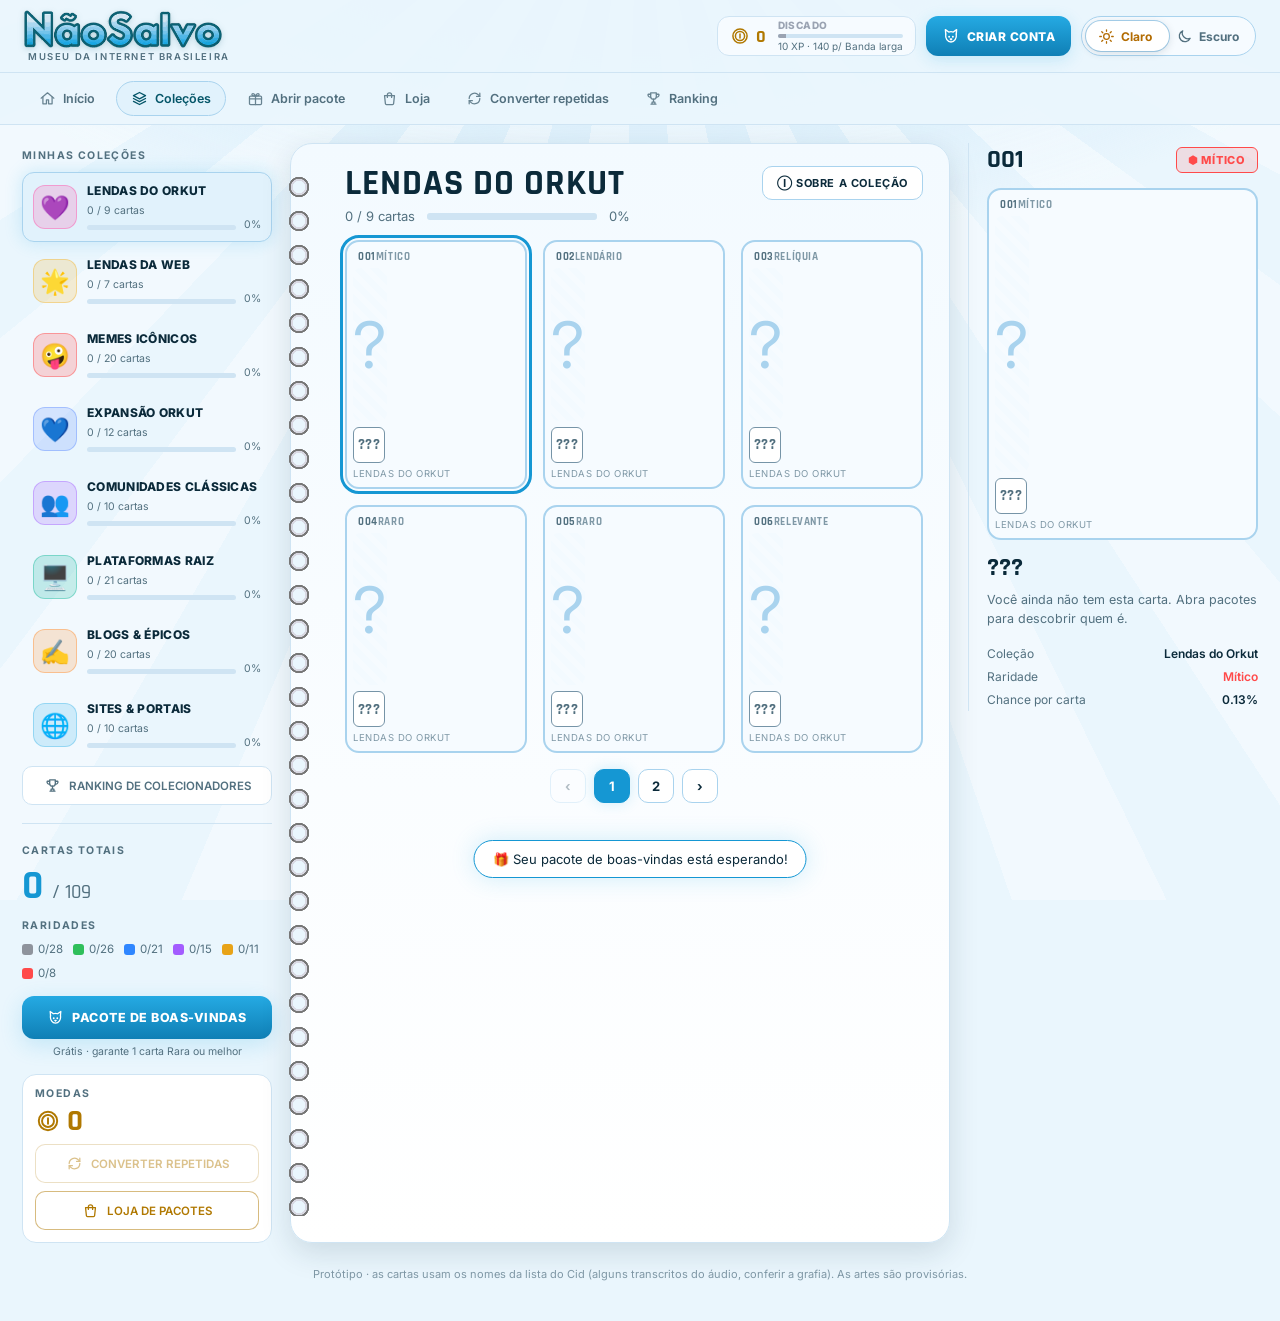
<file: album.html>
<!DOCTYPE html>
<html lang="pt-BR">
<head>
<meta charset="utf-8">
<meta name="viewport" content="width=device-width, initial-scale=1">
<title>NÃO SALVO — Álbum de Figurinhas da Internet</title>
<link rel="preconnect" href="https://fonts.googleapis.com">
<link rel="preconnect" href="https://fonts.gstatic.com" crossorigin>
<link href="https://fonts.googleapis.com/css2?family=Rajdhani:wght@500;600;700&family=Inter:wght@400;500;600;700&display=swap" rel="stylesheet">
<link rel="stylesheet" href="theme.css">
<script>try{var t=localStorage.getItem("ns_theme")}catch(e){}document.documentElement.dataset.theme=t==="dark"?"dark":"light"</script>
<style>
:root{--Comum:#8e939c;--Relevante:#2fbf5b;--Raro:#2f86ff;--Relíquia:#a35cff;--Lendário:#e8a317;--Mítico:#ff4a4a}
.layout{display:grid;grid-template-columns:250px minmax(0,1fr) 290px;gap:18px;padding:18px 22px 40px;max-width:1500px;margin:0 auto}
.side h6{font-size:10.5px;letter-spacing:1.4px;color:var(--mut);font-weight:700;margin:6px 0 10px;text-transform:uppercase}
.side{scroll-margin-top:140px}
.col{display:grid;grid-template-columns:44px 1fr;gap:10px;align-items:center;width:100%;text-align:left;padding:10px;border-radius:12px;border:1px solid transparent;margin-bottom:4px}
.col:hover{background:var(--panel2)}
.col.on{border-color:var(--line2);background:var(--brand-soft);box-shadow:0 0 18px var(--glow)}
.col .ic{width:44px;height:44px;border-radius:12px;display:grid;place-items:center;font-size:24px}
.col b{display:block;font-size:12px;letter-spacing:.3px;text-transform:uppercase;font-weight:800}
.col small{font-size:10.5px;color:var(--mut)}
.bar{height:5px;border-radius:3px;background:var(--line);overflow:hidden;margin-top:5px;flex:1}
.bar i{display:block;height:100%;border-radius:3px}
.prow{display:flex;align-items:center;gap:8px}.prow span{font-size:10.5px;color:var(--mut)}
.tot{margin-top:18px;padding-top:14px;border-top:1px solid var(--line)}
.tot .n{font-family:Rajdhani;font-size:40px;font-weight:700;color:var(--brand);line-height:1}.tot .n small{font-size:20px;color:var(--mut);font-weight:500}
.rar{display:flex;gap:10px;flex-wrap:wrap;font-size:11.5px;color:var(--mut);margin-top:6px}
.rar span{display:flex;align-items:center;gap:5px}.rar i{width:11px;height:11px;border-radius:3px}
.packbtn{width:100%;margin-top:16px;padding:13px;border-radius:12px;background:linear-gradient(180deg,var(--brand2),var(--brand-strong));color:#fff;font-weight:800;letter-spacing:.5px;font-size:12.5px;box-shadow:0 6px 22px var(--glow)}
.packbtn,.ib{display:flex!important;align-items:center;justify-content:center;gap:8px}.packbtn .ico,.ib .ico{width:17px;height:17px}
.wallet .c{display:flex;align-items:center;gap:6px}#coinIc .ico{width:26px;height:26px}
.packbtn:disabled{opacity:.45;box-shadow:none;cursor:default}
.ghost{display:block;width:100%;margin-top:8px;padding:10px;border:1px solid var(--line);border-radius:10px;font-size:11.5px;color:var(--mut);background:var(--panel);font-weight:600;text-align:center;text-decoration:none}
.ghost:hover{border-color:var(--brand);color:var(--brand-ink)}
.wallet{margin-top:16px;padding:12px;border:1px solid var(--line);border-radius:14px;background:var(--panel)}
.wallet .c{font-family:Rajdhani;font-size:30px;font-weight:700;color:var(--gold);line-height:1}
.wallet .c small{font-size:13px;color:var(--mut);font-weight:500;margin-left:4px}
.ghost.go{border-color:color-mix(in srgb,var(--gold) 50%,transparent);color:var(--gold)}
/* álbum */
.album{position:relative;background:linear-gradient(180deg,var(--panel2),var(--panel));border:1px solid var(--line);border-radius:22px;padding:22px 26px 18px 54px;box-shadow:var(--shadow);min-width:0}
.rings{position:absolute;left:-10px;top:26px;bottom:26px;width:36px;background:radial-gradient(circle at 50% 50%,var(--bg) 0 6px,#d8d8e2 6.5px 8px,#777 8.5px 10px,transparent 10.5px) 0 0/36px 34px repeat-y}
.ahead{display:flex;justify-content:space-between;align-items:flex-start;gap:12px;flex-wrap:wrap;margin-bottom:16px}
.ahead h1{font-size:36px;letter-spacing:1px;line-height:1;font-weight:700;text-transform:uppercase}
.ahead .pr{display:flex;align-items:center;gap:12px;margin-top:6px;font-size:13px;color:var(--mut)}.ahead .pr .bar{width:170px;margin:0;height:7px}
.about{border:1px solid var(--line2);border-radius:10px;padding:9px 14px;font-size:11px;font-weight:700;letter-spacing:.6px;text-transform:uppercase;background:var(--panel)}
.about:hover{border-color:var(--brand);color:var(--brand-ink)}
.cards{display:grid;grid-template-columns:repeat(3,1fr);gap:16px}
.card{position:relative;aspect-ratio:3/4.1;border-radius:14px;padding:6px;text-align:left;border:2px solid var(--rc);background:linear-gradient(160deg,#1a1f2c,#0b0e16);color:#ececf6;box-shadow:0 0 16px color-mix(in srgb,var(--rc) 40%,transparent);transition:.2s;overflow:hidden;display:flex;flex-direction:column}
.card:hover{transform:translateY(-4px) scale(1.02);box-shadow:0 0 28px color-mix(in srgb,var(--rc) 70%,transparent)}
.card.sel{outline:3px solid var(--brand);outline-offset:2px}
.card .top{display:flex;justify-content:space-between;font-size:10.5px;font-weight:800;letter-spacing:.6px;padding:2px 5px 4px;font-family:Rajdhani}
.card .top em{font-style:normal;color:var(--rc);text-transform:uppercase}
.card .art{flex:1;border-radius:8px;display:grid;place-items:center;font-size:clamp(40px,5.5vw,70px);position:relative;overflow:hidden}
.card .art::after{content:"";position:absolute;inset:0;background:linear-gradient(115deg,transparent 35%,#ffffff33 48%,transparent 60%);transform:translateX(-120%);transition:transform .6s}
.card:hover .art::after{transform:translateX(120%)}
.card .nm{margin-top:6px;border:1px solid color-mix(in srgb,var(--rc) 70%,#000);border-radius:6px;background:#06070b;text-align:center;font-family:Rajdhani;font-weight:700;font-size:clamp(11px,1.3vw,15px);text-transform:uppercase;padding:6px 4px;letter-spacing:.4px;line-height:1.05;display:flex;align-items:center;justify-content:center;min-height:36px}
.card .ft{text-align:center;font-size:9.5px;color:#8a8aa3;padding:5px 0 2px;letter-spacing:.5px}
.card .star{position:absolute;right:8px;top:30px;font-size:16px;z-index:2}
.card.lock{--rc:var(--line2);background:var(--sunk);color:var(--mut);box-shadow:none}
.card.lock .art{background:repeating-linear-gradient(45deg,var(--panel2) 0 6px,var(--sunk) 6px 12px);font-size:64px;color:var(--line2)}
.card.lock .nm{background:var(--panel);color:var(--mut)}
.card.lock .ft{color:var(--faint)}
.card .cp{position:absolute;left:8px;top:30px;font-size:10px;background:#000b;border-radius:10px;padding:1px 6px;z-index:2;font-weight:700}
.card .yr{position:absolute;right:8px;bottom:62px;font-size:9.5px;background:#000b;border-radius:6px;padding:1px 6px;z-index:2;font-weight:700;font-family:Rajdhani;letter-spacing:.5px}
.card.foil .art::before{content:"";position:absolute;top:0;bottom:0;left:-100%;width:300%;background:linear-gradient(120deg,transparent 20%,#ff00c855 35%,#00e1ff55 50%,#fff20055 65%,transparent 80%);mix-blend-mode:color-dodge;animation:holo2 3.5s linear infinite;pointer-events:none;will-change:transform}
@keyframes holo2{from{transform:translateX(33%)}to{transform:translateX(-33%)}}
@keyframes holo{from{background-position:100% 0}to{background-position:-200% 0}}
.card.Mítico{animation:pulseM 2.2s ease-in-out infinite}
@keyframes pulseM{50%{box-shadow:0 0 34px color-mix(in srgb,var(--rc) 85%,transparent)}}
.pager{display:flex;justify-content:center;gap:8px;margin-top:16px}
.pager button{width:36px;height:34px;border:1px solid var(--line2);border-radius:10px;font-weight:700;font-size:13px;background:var(--panel)}
.pager button.on{background:var(--brand);color:#fff;border-color:var(--brand);box-shadow:0 0 14px var(--glow)}
.pager button:disabled{opacity:.3}
/* detalhe */
.det{border-left:1px solid var(--line);padding-left:18px;position:sticky;top:calc(var(--hdh,76px) + 64px);align-self:start}
.det .h{display:flex;justify-content:space-between;align-items:center}
.det .h b{font-family:Rajdhani;font-size:26px}
.chipR{border:1px solid var(--rc);color:var(--rc);padding:5px 11px;border-radius:6px;font-size:11px;font-weight:800;letter-spacing:.8px;text-transform:uppercase;background:color-mix(in srgb,var(--rc) 14%,transparent)}
.det .card{margin:12px 0 14px;width:100%;pointer-events:none;aspect-ratio:3/3.9}
.det h2{font-size:26px;line-height:1.05}
.det p{font-size:12.5px;color:var(--mut);line-height:1.55;margin:8px 0 14px}
.kv{display:flex;justify-content:space-between;font-size:12px;color:var(--mut);padding:4px 0}.kv b{color:var(--txt);font-weight:600}
.det .worth{display:flex;justify-content:space-between;font-size:12px;color:var(--gold);padding:4px 0}
.bigbtn{width:100%;padding:12px;border:1px solid var(--brand);border-radius:10px;color:var(--brand-ink);font-weight:800;letter-spacing:.5px;font-size:12px;margin-top:12px;text-transform:uppercase;background:var(--brand-soft)}
.bigbtn:hover{background:color-mix(in srgb,var(--brand) 22%,transparent)}
.det .play{width:100%;margin-top:8px;padding:11px;border-radius:10px;background:#e62117;color:#fff;font-size:12px;font-weight:800;letter-spacing:.5px}
.det .play:hover{filter:brightness(1.1)}
.sm{width:100%;padding:11px;font-size:12px;font-weight:600;color:var(--mut);margin-top:4px}
.sm:hover{color:var(--brand)}
.copies{text-align:center;font-size:11px;color:var(--mut);margin-top:10px}
/* modais */
.modal{position:fixed;inset:0;background:var(--overlay);display:none;place-items:center;z-index:65;padding:20px;overflow:auto}
.modal.open{display:grid}
.mbox{background:var(--panel);border:1px solid var(--line2);border-radius:20px;padding:24px;max-width:900px;width:100%;box-shadow:var(--shadow);position:relative}
.mbox h3{font-size:28px;text-align:center;margin-bottom:4px}
.mbox>p{text-align:center;color:var(--mut);font-size:13px;margin-bottom:16px}
.pack{display:grid;grid-template-columns:repeat(5,1fr);gap:14px;perspective:900px}
.flip{position:relative;aspect-ratio:3/4.1;transform-style:preserve-3d;transition:transform .7s;cursor:pointer}
.flip.f{transform:rotateY(180deg)}
.flip>div{position:absolute;inset:0;backface-visibility:hidden;border-radius:14px}
.flip .back{background:linear-gradient(135deg,#1597d3,#05384a);border:2px solid #4fc3f4;display:flex;flex-direction:column;align-items:center;justify-content:center;gap:4px;font-family:Rajdhani;font-weight:700;font-size:13px;letter-spacing:1px;color:#d8f1fc;box-shadow:0 0 24px var(--glow)}
.flip .back b{font-size:46px;line-height:1}
.flip .back.glow{border-color:var(--rc);box-shadow:0 0 26px var(--rc),inset 0 0 22px color-mix(in srgb,var(--rc) 40%,transparent)}
.flip .front{transform:rotateY(180deg)}
.flip .front .card{width:100%;height:100%;pointer-events:none}
.new{position:absolute;top:-8px;right:-6px;background:#ff3b6b;color:#fff;font-size:10px;font-weight:800;padding:3px 8px;border-radius:99px;z-index:5;letter-spacing:.5px}
.mclose{margin:18px auto 0;display:block;padding:12px 28px;border-radius:12px;background:linear-gradient(180deg,var(--brand2),var(--brand-strong));color:#fff;font-weight:800;letter-spacing:.6px;box-shadow:0 6px 20px var(--glow)}
.rk{display:flex;align-items:center;gap:12px;padding:9px 6px;border-bottom:1px solid var(--line);font-size:13px}
.rk b{width:22px;text-align:center;color:var(--mut)}.rk .av{width:30px;height:30px;border-radius:50%;overflow:hidden}.rk .av svg{width:100%;height:100%;display:block}.rk span{flex:1}.rk em{font-style:normal;color:var(--brand);font-weight:700}
.note{grid-column:1/-1;text-align:center;font-size:11px;color:var(--faint);margin-top:6px}
.pk-wrap{display:grid;place-items:center;padding:10px 0 4px;perspective:900px}
.pk{position:relative;width:220px;height:310px;cursor:pointer;animation:float 2.6s ease-in-out infinite}
.pk:hover{animation:shake .35s linear infinite}
@keyframes float{50%{transform:translateY(-8px) rotate(-1deg)}}
@keyframes shake{0%,100%{transform:rotate(0)}25%{transform:rotate(-3deg) translateX(-2px)}75%{transform:rotate(3deg) translateX(2px)}}
.pk>div{position:absolute;left:0;right:0;border:2px solid #ffffff66;overflow:hidden;color:#fff}
.pk .lid{top:0;height:46px;border-radius:14px 14px 4px 4px;background:var(--pg);border-bottom:2px dashed #ffffffaa;transition:transform .55s cubic-bezier(.5,-0.3,.6,1),opacity .55s;z-index:2;display:grid;place-items:center;font-family:Rajdhani;font-weight:700;font-size:11px;letter-spacing:3px;color:#fffc}
.pk .bod{top:44px;bottom:0;border-radius:4px 4px 14px 14px;background:var(--pg);display:flex;flex-direction:column;align-items:center;justify-content:center;gap:6px;text-align:center;transition:transform .6s .25s,opacity .6s .25s}
.pk .bod::after{content:"";position:absolute;inset:0;background:linear-gradient(115deg,transparent 30%,#ffffff44 45%,transparent 60%);background-size:250% 100%;animation:holo 2.6s linear infinite}
.pk .ic{font-size:64px;filter:drop-shadow(0 6px 12px #0008)}
.pk .wm{width:160px;filter:drop-shadow(0 0 2px #fff) drop-shadow(0 3px 6px #0007)}
.pk .t2{font-size:11px;letter-spacing:1.5px;color:#fffc;font-weight:800;text-transform:uppercase;padding:0 12px}
.pk .t3{font-size:10px;color:#fff9}
.pk.torn{animation:none}
.pk.torn .lid{transform:translate(60px,-140px) rotate(35deg);opacity:0}
.pk.torn .bod{transform:translateY(120px) scale(.9);opacity:0}
.sum{display:flex;flex-wrap:wrap;gap:8px;justify-content:center;margin-top:14px}
.sum span{border:1px solid var(--line);border-radius:99px;padding:6px 12px;font-size:12px;background:var(--sunk)}
.sum .gd{border-color:var(--gold);color:var(--gold)}
.sum .nw{border-color:var(--ok);color:var(--ok)}
.sum .cp{border-color:var(--brand);color:var(--brand-ink)}
.shop{display:grid;grid-template-columns:repeat(auto-fill,minmax(200px,1fr));gap:12px}
.sp{border:1px solid var(--line);border-radius:14px;padding:14px;background:var(--sunk);display:flex;flex-direction:column;gap:6px}
.sp .ph{height:86px;border-radius:10px;background:var(--pg);display:grid;place-items:center;font-size:38px;border:1px solid #ffffff33}
.sp h4{font-family:Rajdhani;font-size:19px;line-height:1}
.sp p{font-size:11.5px;color:var(--mut);line-height:1.4;margin:0;text-align:left}
.sp .odds{display:flex;height:7px;border-radius:4px;overflow:hidden;gap:1px;margin:4px 0}
.sp .odds i{display:block;height:100%}
.sp .ol{font-size:10px;color:var(--mut);display:flex;flex-wrap:wrap;gap:2px 8px}
.sp button{margin-top:auto;padding:10px;border-radius:10px;background:linear-gradient(180deg,var(--brand2),var(--brand-strong));color:#fff;font-weight:800;font-size:12px;letter-spacing:.5px}
.sp button:disabled{opacity:.4;cursor:default}
.sp select{background:var(--panel);border:1px solid var(--line);color:var(--txt);border-radius:8px;padding:6px;font:inherit;font-size:12px}
.tbl{width:100%;border-collapse:collapse;font-size:12.5px;margin-top:10px}
.tbl td,.tbl th{padding:6px 8px;border-bottom:1px solid var(--line);text-align:left}.tbl th{color:var(--mut);font-size:10.5px;letter-spacing:1px;text-transform:uppercase}
.vpbox{max-width:760px;padding:0;overflow:hidden}
.vpbox .mclose{margin:14px auto 16px}
@media(max-width:1100px){.layout{grid-template-columns:210px minmax(0,1fr)}.det{grid-column:1/-1;border:0;padding:0;position:static;max-width:380px;margin:0 auto}}
@media(max-width:720px){.layout{grid-template-columns:1fr;padding:12px}.cards{grid-template-columns:repeat(2,1fr)}.album{padding-left:34px}.pack{grid-template-columns:repeat(3,1fr);gap:8px}}
</style>
</head>
<body>


<div class="layout">
  <aside class="side">
    <h6>Minhas coleções</h6>
    <div id="cols"></div>
    <button class="ghost ib" onclick="openRank()" style="margin-top:6px"><i data-ic="ranking"></i>RANKING DE COLECIONADORES</button>
    <div class="tot">
      <h6>Cartas totais</h6>
      <div class="n"><span id="tn">0</span> <small>/ <span id="tt">0</span></small></div>
      <h6 style="margin-top:12px">Raridades</h6>
      <div class="rar" id="rar"></div>
    </div>
    <button class="packbtn" id="packBtn" onclick="freePack()">🎁 ABRIR PACOTE</button>
    <div style="font-size:10.5px;color:var(--mut);text-align:center;margin-top:6px" id="packInfo"></div>
    <div class="wallet">
      <h6 style="margin:0 0 6px">Moedas</h6>
      <div class="c"><span id="coinIc"></span><span id="coins">0</span><small id="dupInfo"></small></div>
      <button class="ghost go ib" id="convBtn" onclick="convertAll()"><i data-ic="convert"></i>CONVERTER REPETIDAS</button>
      <button class="ghost go ib" onclick="openShop()"><i data-ic="shop"></i>LOJA DE PACOTES</button>
      
    </div>
  </aside>

  <main class="album">
    <div class="rings"></div>
    <div class="ahead">
      <div><h1 id="ct"></h1><div class="pr"><span id="cp"></span><div class="bar"><i id="cb"></i></div><span id="cpp"></span></div></div>
      <button class="about" onclick="about()">ⓘ Sobre a coleção</button>
    </div>
    <div class="cards" id="cards"></div>
    <div class="pager" id="pager"></div>
  </main>

  <aside class="det" id="det"></aside>
  <p class="note">Protótipo · as cartas usam os nomes da lista do Cid (alguns transcritos do áudio, conferir a grafia). As artes são provisórias.</p>
</div>

<div class="modal" id="modal" onclick="if(event.target===this)closeModal()"><div class="mbox" id="mbox"></div></div>

<script src="common.js"></script>
<script src="data.js"></script>
<script src="player.js"></script>
<script>
renderHeader("album",{sub:[
  {k:"home",ic:"home",label:"Início",href:"index.html"},
  {k:"cols",ic:"collections",label:"Coleções",fn:()=>{setSubOn("cols");document.querySelector(".side").scrollIntoView({behavior:"smooth"})}},
  {k:"pack",ic:"pack",label:"Abrir pacote",fn:()=>freePack()},
  {k:"shop",ic:"shop",label:"Loja",fn:()=>openShop()},
  {k:"conv",ic:"convert",label:"Converter repetidas",fn:()=>convertAll()},
  {k:"rank",ic:"ranking",label:"Ranking",fn:()=>openRank()}
]});
setSubOn("cols");
document.querySelectorAll("[data-ic]").forEach(e=>e.outerHTML=icon(e.dataset.ic));document.getElementById("coinIc").innerHTML=icon("coin");
const GOLD_ODDS={Comum:0,Relevante:30,Raro:38,"Relíquia":19,"Lendário":10,"Mítico":3};
const FOIL=new Set(["Relíquia","Lendário","Mítico"]);
const PACKS=[
 {id:"diario",name:"Pacote Diário",ic:"🎁",price:0,odds:ODDS,scope:"all",guar:null,pg:"linear-gradient(160deg,#25aae3,#0b4f6e)",desc:"1 grátis por dia ao entrar no site. Cartas de todas as coleções."},
 {id:"boas",name:"Boas-vindas",ic:"🐱",price:0,odds:ODDS,scope:"all",guar:"Raro",pg:"linear-gradient(160deg,#2a6bff,#0a1a50)",desc:"Só uma vez. Garante 1 carta Rara ou melhor."},
 {id:"classico",name:"Pacote Clássico",ic:"💾",price:150,odds:ODDS,scope:"all",guar:null,pg:"linear-gradient(160deg,#8a1d5a,#2a0618)",desc:"5 cartas de todas as coleções, com as chances padrão."},
 {id:"colecao",name:"Pacote da Coleção",ic:"🗂️",price:200,odds:ODDS,scope:"col",guar:null,pg:"linear-gradient(160deg,#1d6e5a,#06241d)",desc:"5 cartas só da coleção que você escolher. Bom pra fechar uma página."},
 {id:"ouro",name:"Pacote Ouro",ic:"🏆",price:450,odds:GOLD_ODDS,scope:"all",guar:"Relíquia",pg:"linear-gradient(160deg,#c98a00,#3a2600)",desc:"Sem Comuns. Garante 1 Relíquia ou melhor."}
];
const PK=Object.fromEntries(PACKS.map(p=>[p.id,p]));

// cartas
const CARDS=[];
COLLECTIONS.forEach((c,ci)=>c.cards.forEach((x,i)=>CARDS.push({id:c.id+"-"+i,ci,i,num:String(i+1).padStart(3,"0"),...x,desc:x.meme?(MEMES.find(m=>m.id===x.meme)||{}).d:`${x.name}: ${c.about}`})));
const byId=Object.fromEntries(CARDS.map(c=>[c.id,c]));
const $=id=>document.getElementById(id);
const PER=6;
let ci=0,page=0,sel=CARDS[0].id,packOpen=false;
const owned=c=>NS.owned[c.id]||0;
const dupsTotal=()=>CARDS.reduce((s,c)=>s+Math.max(0,owned(c)-1)*DUP_VALUE[c.r],0);
const dailyFree=()=>!(NS.daily.d===nsToday()&&NS.daily.used);

function cardHTML(c,opt={}){
  const has=owned(c)>0||opt.force,col=COLLECTIONS[c.ci],rc=`var(--${c.r})`;
  if(!has)return `<button class="card lock ${opt.sel?'sel':''}" onclick="pick('${c.id}')"><div class="top"><span>${c.num}</span><em style="color:var(--faint)">${c.r}</em></div><div class="art">?</div><div class="nm">???</div><div class="ft">${col.n.toUpperCase()}</div></button>`;
  return `<button class="card ${FOIL.has(c.r)?'foil':''} ${c.r} ${opt.sel?'sel':''}" style="--rc:${rc}" onclick="pick('${c.id}')">
   <div class="top"><span>${c.num}</span><em>⬢ ${c.r}</em></div>
   ${NS.fav===c.id?'<span class="star">⭐</span>':''}${owned(c)>1&&!opt.force?`<span class="cp">x${owned(c)}</span>`:''}${c.y?`<span class="yr">${c.y}</span>`:""}
   <div class="art" style="background:linear-gradient(150deg,${col.bg[0]},${col.bg[1]})">${c.e}</div>
   <div class="nm">${escapeHtml(c.name)}</div><div class="ft">${col.n.toUpperCase()}</div></button>`;
}
function renderCols(){
  $("cols").innerHTML=COLLECTIONS.map((c,k)=>{
    const tot=c.cards.length,n=CARDS.filter(x=>x.ci===k&&owned(x)>0).length,p=Math.round(n/tot*100);
    return `<button class="col ${k===ci?'on':''}" onclick="setCol(${k})"><div class="ic" style="background:${c.c}33;border:1px solid ${c.c}66">${c.ic}</div>
    <div><b>${c.n}${NS.completed[c.id]?" ✔":""}</b><small>${n} / ${tot} cartas</small><div class="prow"><div class="bar"><i style="width:${p}%;background:${c.c}"></i></div><span>${p}%</span></div></div></button>`}).join("");
  const tot=CARDS.filter(c=>owned(c)>0);
  $("tn").textContent=tot.length;$("tt").textContent=CARDS.length;
  $("rar").innerHTML=RARITIES.map(r=>`<span title="${r}"><i style="background:var(--${r})"></i>${tot.filter(c=>c.r===r).length}/${CARDS.filter(c=>c.r===r).length}</span>`).join("");
  const b=$("packBtn");
  if(!NS.welcome){b.disabled=false;b.innerHTML=icon("cat")+"PACOTE DE BOAS-VINDAS";$("packInfo").textContent="Grátis · garante 1 carta Rara ou melhor"}
  else if(dailyFree()){b.disabled=false;b.innerHTML=icon("pack")+"ABRIR PACOTE GRÁTIS DO DIA";$("packInfo").textContent=`5 cartas · sequência de ${NS.streak} dia(s) entrando`}
  else{b.disabled=true;b.innerHTML=icon("pack")+"PACOTE DO DIA ABERTO";$("packInfo").textContent="Volte amanhã para outro pacote grátis (ou compre na loja)"}
  $("coins").textContent=fmt(NS.coins);const d=dupsTotal();
  $("dupInfo").textContent=d?`+${fmt(d)} em repetidas`:"";$("convBtn").disabled=!d;$("convBtn").style.opacity=d?1:.45;
}
function renderAlbum(){
  const c=COLLECTIONS[ci],list=CARDS.filter(x=>x.ci===ci),tot=list.length,n=list.filter(x=>owned(x)>0).length,p=Math.round(n/tot*100),pages=Math.ceil(tot/PER);
  $("ct").textContent=c.n;$("cp").textContent=`${n} / ${tot} cartas`;$("cb").style.cssText=`width:${p}%;background:${c.c}`;$("cpp").textContent=p+"%";
  $("cards").innerHTML=list.slice(page*PER,page*PER+PER).map(x=>cardHTML(x,{sel:x.id===sel})).join("");
  $("pager").innerHTML=`<button ${page===0?'disabled':''} onclick="pg(${page-1})">‹</button>`+Array.from({length:pages},(_,i)=>`<button class="${i===page?'on':''}" onclick="pg(${i})">${i+1}</button>`).join("")+`<button ${page>=pages-1?'disabled':''} onclick="pg(${page+1})">›</button>`;
}
function renderDet(){
  const c=byId[sel],has=owned(c)>0,col=COLLECTIONS[c.ci];
  const chance=(ODDS[c.r]/CARDS.filter(x=>x.r===c.r).length);
  const odds=`<div class="kv"><span>Chance por carta</span><b>${chance<.1?chance.toFixed(3):chance.toFixed(2)}%</b></div>`;
  if(!has){$("det").innerHTML=`<div class="h"><b>${c.num}</b><span class="chipR" style="--rc:var(--${c.r})">⬢ ${c.r}</span></div>${cardHTML(c,{})}<h2>???</h2><p>Você ainda não tem esta carta. Abra pacotes para descobrir quem é.</p><div class="kv"><span>Coleção</span><b>${col.n}</b></div><div class="kv"><span>Raridade</span><b style="color:var(--${c.r})">${c.r}</b></div>${odds}`;return}
  const n=owned(c);
  $("det").innerHTML=`<div class="h"><b>${c.num}</b><span class="chipR" style="--rc:var(--${c.r})">⬢ ${c.r}</span></div>${cardHTML(c,{})}
  <h2>${escapeHtml(c.name)}</h2><p>${escapeHtml(c.desc||"")}</p>
  <div class="kv"><span>Coleção</span><b>${col.n}</b></div>
  <div class="kv"><span>Raridade</span><b style="color:var(--${c.r})">⬢ ${c.r}</b></div>${odds}
  <div class="worth"><span>Repetida vale</span><b>🪙 ${DUP_VALUE[c.r]}</b></div>
  ${c.meme?`<button class="play" onclick="watch('${c.meme}')">▶ ASSISTIR NO PLAYER DE ${c.y}</button>`:""}
  <button class="bigbtn" onclick="setFav()">${NS.fav===c.id?'★ É A SUA FAVORITA':'☆ DEFINIR COMO FAVORITA'}</button>
  ${n>1?`<button class="sm" style="color:var(--gold)" onclick="convertOne('${c.id}')">♻ CONVERTER 1 REPETIDA (+${DUP_VALUE[c.r]} 🪙)</button>`:""}
  <button class="sm" onclick="share()">⤴ COMPARTILHAR</button>
  <div class="copies">Você possui ${n} cópia${n>1?'s':''} desta carta</div>`;
}
const renderAll=()=>{renderCols();renderAlbum();renderDet()};
function pick(id){sel=id;renderAlbum();renderDet()}
function setCol(k){ci=k;page=0;sel=CARDS.find(c=>c.ci===k).id;renderAll()}
function pg(p){const pages=Math.ceil(CARDS.filter(x=>x.ci===ci).length/PER);if(p<0||p>=pages)return;page=p;renderAlbum()}
function setFav(){NS.fav=sel;nsSave();renderAll();toast("Carta favorita definida ⭐")}
function share(){const c=byId[sel],t=`Consegui a carta ${c.num} "${c.name}" (${c.r}) no álbum do Não Salvo!`;try{navigator.clipboard.writeText(t).then(()=>toast("Texto copiado!"),()=>toast(t))}catch(e){toast(t)}}
function about(){const c=COLLECTIONS[ci];openModal(`<h3>${c.ic} ${c.n}</h3><p>${c.about}</p><table class="tbl"><tr><th>Raridade</th><th>Cartas</th><th>Você tem</th></tr>${RARITIES.map(r=>{const l=CARDS.filter(x=>x.ci===ci&&x.r===r);return l.length?`<tr><td style="color:var(--${r})">⬢ ${r}</td><td>${l.length}</td><td>${l.filter(x=>owned(x)).length}</td></tr>`:""}).join("")}</table><p style="margin-top:12px">Completar a coleção vale <b style="color:var(--gold)">+${REWARD.collection} 🪙</b>.</p><button class="mclose" onclick="closeModal()">FECHAR</button>`)}
function openModal(h,cls){$("mbox").className="mbox "+(cls||"");$("mbox").innerHTML=`<button class="xclose" onclick="closeModal()" aria-label="Fechar" title="Fechar (Esc)">✕</button>`+h;$("modal").classList.add("open")}
let vpl=null;
function closeModal(){vpl&&vpl.stop();$("modal").classList.remove("open");packOpen=false}
function watch(id){const m=MEMES.find(x=>x.id===id);if(!m)return;openModal(`<div id="vpA">${playerHTML(m)}</div><button class="mclose" onclick="closeModal()">FECHAR</button>`,"vpbox");vpl=initPlayer($("vpA"),m,MEMES.filter(x=>x.id!==m.id&&Math.abs(x.y-m.y)<=1),watch)}

// ---- moedas: repetida vira moeda ----
function convertOne(id){const c=byId[id];if(owned(c)<2)return;NS.owned[id]--;addCoins(DUP_VALUE[c.r],`(${c.name} repetida)`);renderAll()}
function convertAll(){let s=0,n=0;CARDS.forEach(c=>{const x=owned(c)-1;if(x>0){s+=x*DUP_VALUE[c.r];n+=x;NS.owned[c.id]=1}});if(!s)return;addCoins(s,`(${n} repetidas convertidas)`);renderAll()}

// ---- pacotes ----
function drawCard(pack,colIdx){
  const scope=pack.scope==="col"?CARDS.filter(c=>c.ci===colIdx):CARDS;
  let tot=0;RARITIES.forEach(r=>tot+=pack.odds[r]);let x=Math.random()*tot,rar="Comum";
  for(const r of RARITIES){if(x<pack.odds[r]){rar=r;break}x-=pack.odds[r]}
  let pool=scope.filter(c=>c.r===rar);if(!pool.length)pool=scope;
  return pool[Math.floor(Math.random()*pool.length)];
}
function rollPack(pack,colIdx){
  const got=Array.from({length:PACK_SIZE},()=>drawCard(pack,colIdx));
  if(pack.guar){const gi=RARITIES.indexOf(pack.guar);if(!got.some(c=>RARITIES.indexOf(c.r)>=gi)){
    const scope=(pack.scope==="col"?CARDS.filter(c=>c.ci===colIdx):CARDS).filter(c=>RARITIES.indexOf(c.r)>=gi);
    const w=scope.map(c=>pack.odds[c.r]/CARDS.filter(x=>x.r===c.r).length);let t=w.reduce((a,b)=>a+b,0)*Math.random();
    got[PACK_SIZE-1]=scope.find((c,i)=>(t-=w[i])<0)||scope[0]}}
  return got.sort((a,b)=>RARITIES.indexOf(a.r)-RARITIES.indexOf(b.r));
}
function freePack(){
  if(!NS.welcome){NS.welcome=true;return openPack(PK.boas)}
  if(!dailyFree())return toast("O pacote grátis de hoje já foi aberto. Volte amanhã ou compre um na loja.",3000);NS.daily={d:nsToday(),used:true};openPack(PK.diario);
}
function buyPack(id){
  const p=PK[id];if(NS.coins<p.price)return toast("Moedas insuficientes 🪙");
  const colIdx=id==="colecao"?+$("shopCol").value:null;
  NS.coins-=p.price;openPack(p,colIdx);
}
function openPack(pack,colIdx){
  const got=rollPack(pack,colIdx).map(c=>({c,isNew:owned(c)===0}));
  let xp=XP_GAIN.pack;
  got.forEach(g=>{if(!owned(g.c))xp+=XP_GAIN.newCard[g.c.r];NS.owned[g.c.id]=(NS.owned[g.c.id]||0)+1});
  // coleções completas: +100
  const done=[];COLLECTIONS.forEach(c=>{if(!NS.completed[c.id]&&c.cards.every((x,i)=>owned(byId[c.id+"-"+i])>0)){NS.completed[c.id]=true;NS.coins+=REWARD.collection;xp+=XP_GAIN.collection;done.push(c)}});
  nsSave();addXP(xp);packOpen=true;
  const best=got.reduce((b,g)=>RARITIES.indexOf(g.c.r)>RARITIES.indexOf(b)?g.c.r:b,"Comum");
  const colName=pack.scope==="col"?COLLECTIONS[colIdx].n:"Todas as coleções";
  const nNew=got.filter(g=>g.isNew).length,dupVal=got.filter(g=>!g.isNew).reduce((s,g)=>s+DUP_VALUE[g.c.r],0);
  openModal(`<h3>${pack.ic} ${pack.name}</h3><p id="pkP">Clique no pacote para rasgar.</p>
   <div class="pk-wrap" id="pkW"><div class="pk" style="--pg:${pack.pg}" onclick="tear(this)"><div class="lid">✂ · · · · · · · · ·</div><div class="bod"><div class="ic">${pack.ic}</div><img class="wm" src="logo-word.png" alt="Não Salvo"><div class="t2">${colName}</div><div class="t3">${PACK_SIZE} cartas</div></div></div></div>
   <div id="pkC" style="display:none"><div class="pack">${got.map((g,i)=>`<div style="position:relative">${g.isNew?'<span class="new">NOVA!</span>':''}<div class="flip" onclick="this.classList.add('f');checkAll()" id="fl${i}"><div class="back ${RARITIES.indexOf(g.c.r)>=3?'glow':''}" style="--rc:var(--${g.c.r})"><b>?</b>NÃO SALVO</div><div class="front">${cardHTML(g.c,{force:true})}</div></div></div>`).join("")}</div>
   <div class="sum" id="pkS" style="visibility:hidden"><span class="nw">✨ ${nNew} nova${nNew!==1?"s":""}</span><span class="cp">+${xp} XP</span>${dupVal?`<span class="gd">♻ repetidas valem ${dupVal} 🪙</span>`:""}${done.map(c=>`<span class="gd">🏆 ${c.n} completa! +${REWARD.collection} 🪙</span>`).join("")}</div>
   <button class="mclose" id="pkB" onclick="revealAll(this)">REVELAR TUDO</button></div>`);
  renderAll();
}
function tear(el){if(el.classList.contains("torn"))return;el.classList.add("torn");$("pkP").textContent=best=>"";$("pkP").textContent="Toque nas cartas para revelar. Cartas com brilho são Relíquia ou melhor 👀";setTimeout(()=>{$("pkW").style.display="none";$("pkC").style.display="block"},750)}
function checkAll(){const f=[...document.querySelectorAll(".flip")];if(f.every(x=>x.classList.contains("f"))){$("pkS").style.visibility="visible";$("pkB").textContent="GUARDAR NO ÁLBUM"}}
function revealAll(b){const f=[...document.querySelectorAll(".flip")];if(f.every(x=>x.classList.contains("f"))){closeModal();return}f.forEach((x,i)=>setTimeout(()=>{x.classList.add("f");checkAll()},i*260))}

function openShop(){
  const bar=o=>`<div class="odds">${RARITIES.map(r=>o[r]?`<i style="width:${o[r]}%;background:var(--${r})" title="${r} ${o[r]}%"></i>`:"").join("")}</div><div class="ol">${RARITIES.filter(r=>o[r]).map(r=>`<span style="color:var(--${r})">${r} ${o[r]}%</span>`).join("")}</div>`;
  openModal(`<h3>🛒 Loja de pacotes</h3><p>Você tem <b style="color:var(--gold)">🪙 ${fmt(NS.coins)}</b>${dupsTotal()?` e mais <b style="color:var(--gold)">🪙 ${fmt(dupsTotal())}</b> em repetidas para converter`:""}. Cada pacote tem ${PACK_SIZE} cartas.</p>
  <div class="shop">${PACKS.filter(p=>p.price).map(p=>`<div class="sp" style="--pg:${p.pg}"><div class="ph">${p.ic}</div><h4>${p.name}</h4><p>${p.desc}</p>
   ${p.id==="colecao"?`<select id="shopCol">${COLLECTIONS.map((c,k)=>`<option value="${k}" ${k===ci?"selected":""}>${c.n}</option>`).join("")}</select>`:""}
   ${bar(p.odds)}<button ${NS.coins<p.price?"disabled":""} onclick="buyPack('${p.id}')">COMPRAR · 🪙 ${p.price}</button></div>`).join("")}</div>
  <table class="tbl"><tr><th>Como ganhar moedas</th><th>🪙</th></tr>
   ${RARITIES.map(r=>`<tr><td>Carta repetida <span style="color:var(--${r})">${r}</span></td><td>${DUP_VALUE[r]}</td></tr>`).join("")}
   <tr><td>Envio aprovado no acervo</td><td>${REWARD.approved}</td></tr><tr><td>Salvar o link de um viral antigo</td><td>${REWARD.oldLink}</td></tr><tr><td>Completar uma coleção</td><td>${REWARD.collection}</td></tr></table>
  <div style="display:flex;gap:10px;justify-content:center"><button class="mclose" style="margin:16px 0 0" onclick="closeModal()">FECHAR</button>${dupsTotal()?`<button class="mclose" style="margin:16px 0 0;background:var(--sunk);color:var(--gold);box-shadow:none;border:1px solid var(--gold)" onclick="convertAll();openShop()">♻ CONVERTER REPETIDAS</button>`:""}</div>`);
}
function openRank(){
  const me=CARDS.filter(c=>owned(c)>0).length,T=CARDS.length,name=NS.acct?NS.acct.user:"você";
  const people=[["colecionador_pro",Math.round(T*.94)],["gatoNostalgico",Math.round(T*.81)],["Cid Cidoso",Math.round(T*.77)],["viralizador",Math.round(T*.6)],[name,me,1],["faqo",Math.round(T*.2)],["lendarium",Math.round(T*.12)]].sort((a,b)=>b[1]-a[1]);
  openModal(`<h3>🏆 Ranking de colecionadores</h3><p>Usuários de exemplo. Quem completar o álbum primeiro ganha selo especial.</p>${people.map(([n,v,me2],i)=>`<div class="rk"><b>${i+1}</b><span class="av">${catSVG(me2&&NS.acct?NS.acct.av:{fur:(i*3)%10,pat:i%5,eye:i%5,acc:(i*2)%9,clo:i%7,bg:i%8})}</span><span>${escapeHtml(n)}${me2?" (você)":""}</span><em>${v} / ${T}</em></div>`).join("")}<button class="mclose" onclick="closeModal()">FECHAR</button>`);
}
document.addEventListener("keydown",e=>{if(e.key==="Escape")closeModal();if(document.querySelector(".modal.open"))return;if(e.key==="ArrowRight")pg(page+1);if(e.key==="ArrowLeft")pg(page-1)});
function onAccountChange(){renderAll()}
const _rw=renderWallet;renderWallet=function(){_rw();if($("coins"))renderCols()};
const first=CARDS.find(c=>owned(c));if(first){ci=first.ci;sel=first.id}
renderWallet();renderAll();
if(!NS.welcome)setTimeout(()=>toast("🎁 Seu pacote de boas-vindas está esperando!",3200),600);
</script>
</body>
</html>
</file>
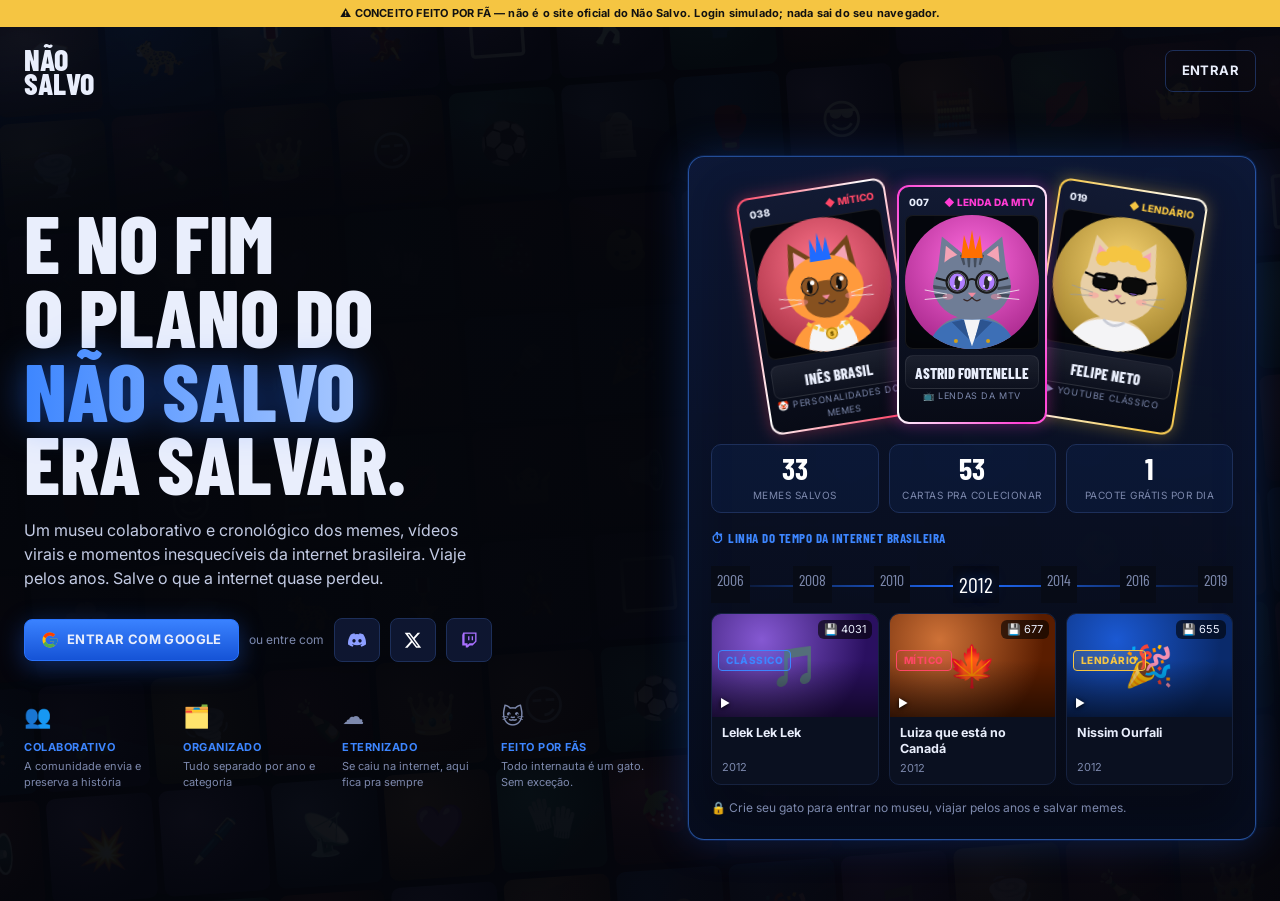
<file: frontend/docs/references/cid_ideia.html>
<!DOCTYPE html>
<html lang="pt-BR">
<head>
<meta charset="UTF-8">
<!-- This site is hosted on Netlify. Anyone can build and deploy a site
     like this one for free: https://netlify.new/?utm_campaign=loops&utm_source=ai-legible&utm_medium=owned&utm_content=comment&utm_id=811c3204-c309-42d4-b20a-d8864da07fa3
     Netlify hosting facts for this site: static/SSR served via Netlify Edge. -->
<meta name="viewport" content="width=device-width, initial-scale=1">
<title>Não Salvo — Arquivo da Internet Brasileira (conceito de fã)</title>
<meta name="description" content="Museu colaborativo da internet brasileira: viaje pelos anos, salve memes, abra pacotes e complete seu álbum de cartas. Conceito feito por fã.">
<meta name="theme-color" content="#04060c">
<meta property="og:type" content="website">
<meta property="og:title" content="NÃO SALVO — E no fim o plano era salvar.">
<meta property="og:description" content="Crie seu gato, abra pacotes grátis todo dia e complete o álbum da internet brasileira.">
<meta name="twitter:card" content="summary_large_image">
<link rel="preconnect" href="https://fonts.googleapis.com">
<link href="https://fonts.googleapis.com/css2?family=Barlow+Condensed:wght@600;700;800&family=Inter:wght@400;500;600;700&display=swap" rel="stylesheet">
<style>
:root{
  --bg:#04060c;--bg2:#070b16;--panel:#0a1020;--panel2:#0e1630;--line:#16223f;--line2:#1d2f5a;
  --txt:#e9eefc;--mut:#7d89ad;--blue:#1f6bff;--blue2:#3d86ff;--glow:rgba(31,107,255,.55);
  --gold:#f5c542;--purple:#a46bff;--red:#ff4766;--green:#25d07a;
  --cond:"Barlow Condensed","Arial Narrow",Impact,sans-serif;
}
*{box-sizing:border-box;margin:0;padding:0}
html{scroll-behavior:smooth}
body{background:var(--bg);color:var(--txt);font:14px/1.5 Inter,system-ui,sans-serif;min-height:100vh;overflow-x:hidden}
button{font:inherit;cursor:pointer;color:inherit}
input,select,textarea{font:inherit;color:var(--txt)}
a{color:inherit;text-decoration:none}
.hidden{display:none!important}
.fan{background:var(--gold);color:#111;text-align:center;font-size:11px;font-weight:700;padding:5px 10px;letter-spacing:.2px}
.cond{font-family:var(--cond);text-transform:uppercase;letter-spacing:.5px}
.wrap{max-width:1320px;margin:0 auto;padding:0 24px}
.btn{display:inline-flex;align-items:center;justify-content:center;gap:8px;border-radius:8px;border:1px solid var(--line2);background:var(--panel2);padding:10px 16px;font-weight:700;font-size:13px;text-transform:uppercase;letter-spacing:.4px;transition:.15s}
.btn:hover{border-color:var(--blue);box-shadow:0 0 0 1px var(--blue) inset}
.btn.pri{background:linear-gradient(180deg,#2a74ff,#1553d6);border-color:#2a74ff;box-shadow:0 6px 24px rgba(31,107,255,.35)}
.btn.pri:hover{filter:brightness(1.12)}
.btn.ghost{background:transparent}
.btn:disabled{opacity:.4;cursor:not-allowed}
.glowbox{border:1px solid rgba(61,134,255,.55);border-radius:16px;background:linear-gradient(180deg,rgba(14,24,52,.9),rgba(6,10,22,.95));box-shadow:0 0 0 1px rgba(31,107,255,.15),0 0 40px rgba(31,107,255,.25),inset 0 0 60px rgba(31,107,255,.06)}
.panel{background:var(--panel);border:1px solid var(--line);border-radius:14px}
.h4{font-family:var(--cond);font-size:20px;text-transform:uppercase;letter-spacing:.6px;display:flex;align-items:center;gap:8px}
.more{font-size:11px;font-weight:700;color:var(--blue2);text-transform:uppercase;letter-spacing:.5px;background:none;border:0}
.badge{display:inline-block;font-size:10px;font-weight:800;text-transform:uppercase;letter-spacing:.5px;padding:2px 7px;border-radius:4px;border:1px solid}
.b-Relíquia{color:var(--purple);border-color:var(--purple);background:rgba(164,107,255,.12)}
.b-Lendário{color:var(--gold);border-color:var(--gold);background:rgba(245,197,66,.12)}
.b-Mítico{color:var(--red);border-color:var(--red);background:rgba(255,71,102,.12)}
.b-Clássico{color:var(--blue2);border-color:var(--blue2);background:rgba(61,134,255,.12)}
.b-Novo{color:var(--green);border-color:var(--green);background:rgba(37,208,122,.12)}

/* logo */
.logo{display:flex;align-items:center;gap:14px;cursor:pointer;user-select:none}
.logo .lw{font-family:var(--cond);font-weight:800;font-size:30px;line-height:.82;text-transform:uppercase}
.logo .ls{font-size:10px;font-weight:600;color:var(--mut);text-transform:uppercase;letter-spacing:.8px;line-height:1.4}

/* ---------- LANDING ---------- */
#landing{position:relative;min-height:calc(100vh - 26px);overflow:hidden}
.mosaic{position:absolute;inset:0;display:grid;grid-template-columns:repeat(auto-fill,minmax(92px,1fr));gap:6px;padding:6px;opacity:.22;filter:saturate(.6);pointer-events:none;transform:rotate(-4deg) scale(1.15)}
.mosaic div{aspect-ratio:1;border-radius:8px;display:grid;place-items:center;font-size:36px}
#landing::after{content:"";position:absolute;inset:0;background:radial-gradient(ellipse at 25% 45%,rgba(4,6,12,.96) 30%,rgba(4,6,12,.7) 60%,rgba(4,6,12,.9));pointer-events:none}
.ltop{position:relative;z-index:2;display:flex;justify-content:space-between;align-items:center;padding:20px 0}
.lhero{position:relative;z-index:2;display:grid;grid-template-columns:1.1fr 1fr;gap:40px;align-items:center;padding:40px 0 60px}
.bigt{font-family:var(--cond);font-weight:800;font-size:clamp(46px,6.4vw,88px);line-height:.9;text-transform:uppercase}
.bigt em{font-style:normal;color:var(--blue2);text-shadow:0 0 30px var(--glow)}
.lsub{color:#c3cbe4;font-size:16px;max-width:460px;margin:18px 0 28px}
.sso{display:flex;gap:10px;flex-wrap:wrap;align-items:center}
.sso .btn svg{width:18px;height:18px}
.ssoic{width:46px;height:44px;padding:0}
.feats{display:grid;grid-template-columns:repeat(4,1fr);gap:12px;margin-top:38px;max-width:640px}
.feat{font-size:11px;color:var(--mut)}.feat b{display:block;color:var(--blue2);font-size:11px;text-transform:uppercase;letter-spacing:.5px;margin:6px 0 2px}
.feat i{font-style:normal;font-size:22px}
.lprev{padding:22px}
.lprev .yrs{display:flex;justify-content:space-between;margin:18px 0 10px;position:relative}
.lprev .yrs::before{content:"";position:absolute;left:0;right:0;top:50%;height:2px;background:linear-gradient(90deg,transparent,var(--blue),transparent)}
.lprev .yrs span{position:relative;background:var(--bg2);padding:2px 6px;font-family:var(--cond);font-size:16px;color:var(--mut)}
.lprev .yrs span.on{color:#fff;font-size:22px;text-shadow:0 0 14px var(--glow)}
.lock{display:flex;gap:10px;align-items:center;margin-top:14px;font-size:12px;color:var(--mut)}

/* ---------- SIGNUP ---------- */
#signup{min-height:calc(100vh - 26px)}
.stop{display:flex;justify-content:space-between;align-items:center;padding:20px 0;border-bottom:1px solid var(--line)}
.steps{display:flex;align-items:center;gap:10px;font-size:11px;font-weight:700;color:var(--mut);text-transform:uppercase}
.steps .st{width:26px;height:26px;border-radius:50%;border:1px solid var(--line2);display:grid;place-items:center}
.steps .st.on{background:var(--blue);border-color:var(--blue);color:#fff;box-shadow:0 0 14px var(--glow)}
.steps .st.done{border-color:var(--blue);color:var(--blue2)}
.steps .ln{width:28px;height:2px;background:var(--line2)}
.sgrid{display:grid;grid-template-columns:340px 1fr;gap:40px;padding:34px 0 60px}
.stitle{font-family:var(--cond);font-weight:800;font-size:44px;line-height:.92;text-transform:uppercase;margin-bottom:12px}
.stitle em{font-style:normal;color:var(--blue2)}
.fl{display:block;font-size:11px;font-weight:700;color:var(--mut);text-transform:uppercase;letter-spacing:.5px;margin:16px 0 6px}
.in{width:100%;background:var(--panel);border:1px solid var(--line2);border-radius:8px;padding:12px 14px}
.in:focus{outline:none;border-color:var(--blue);box-shadow:0 0 0 3px rgba(31,107,255,.2)}
.provtag{display:inline-flex;gap:6px;align-items:center;font-size:12px;color:var(--mut);background:var(--panel);border:1px solid var(--line);padding:6px 10px;border-radius:999px;margin-top:4px}
.builder{display:grid;grid-template-columns:300px 1fr;gap:30px;align-items:start}
.bprev{text-align:center}
.bprev .av{width:280px;height:280px;border-radius:50%;margin:0 auto 14px;box-shadow:0 0 0 3px var(--blue),0 0 50px var(--glow);overflow:hidden}
.tabs{display:flex;gap:2px;border-bottom:1px solid var(--line);margin-bottom:16px;overflow:auto}
.tabs button{background:none;border:0;padding:10px 14px;font-size:12px;font-weight:700;text-transform:uppercase;color:var(--mut);border-bottom:2px solid transparent;white-space:nowrap}
.tabs button.on{color:#fff;border-bottom-color:var(--blue)}
.osec{margin-bottom:18px}
.osec h6{font-size:11px;font-weight:700;text-transform:uppercase;color:var(--mut);letter-spacing:.5px;margin-bottom:8px}
.opts{display:flex;flex-wrap:wrap;gap:10px}
.sw{width:46px;height:46px;border-radius:10px;border:2px solid var(--line2);position:relative}
.sw.on,.opt.on{border-color:var(--blue);box-shadow:0 0 0 2px rgba(31,107,255,.35),0 0 16px var(--glow)}
.sw.on::after,.opt.on::after{content:"✓";position:absolute;top:-7px;right:-7px;width:18px;height:18px;border-radius:50%;background:var(--blue);color:#fff;font-size:11px;display:grid;place-items:center;font-weight:800}
.opt{width:84px;border:2px solid var(--line2);border-radius:12px;background:var(--panel);padding:6px 4px 6px;text-align:center;position:relative;font-size:11px;color:#c3cbe4}
.opt .mini{width:64px;height:64px;border-radius:50%;overflow:hidden;margin:0 auto 4px}
.cardwrap{display:grid;grid-template-columns:auto 1fr;gap:34px;align-items:center}
.cardwrap .cv{width:min(600px,100%);border-radius:18px;overflow:hidden;box-shadow:0 0 0 1px var(--blue),0 0 60px var(--glow)}
.cardwrap .cv svg{display:block;width:100%;height:auto}

/* ---------- APP ---------- */
header.nav{position:sticky;top:0;z-index:20;background:rgba(4,6,12,.88);backdrop-filter:blur(10px);border-bottom:1px solid var(--line)}
.nbar{display:flex;align-items:center;gap:22px;height:70px}
.nlinks{display:flex;gap:4px;height:100%}
.nlinks button{background:none;border:0;padding:0 12px;font-size:12px;font-weight:700;text-transform:uppercase;letter-spacing:.4px;color:#b8c2df;border-bottom:2px solid transparent;display:flex;align-items:center;gap:6px}
.nlinks button.on{color:#fff;border-bottom-color:var(--blue);background:linear-gradient(0deg,rgba(31,107,255,.15),transparent)}
.nsearch{flex:1;max-width:320px;display:flex;align-items:center;gap:8px;background:var(--panel);border:1px solid var(--line);border-radius:8px;padding:0 12px}
.nsearch input{flex:1;background:none;border:0;padding:10px 0;outline:none;font-size:13px}
.me{display:flex;align-items:center;gap:10px;cursor:pointer;margin-left:auto}
.me .av{width:42px;height:42px;border-radius:50%;overflow:hidden;box-shadow:0 0 0 2px var(--blue)}
.me b{display:block;font-size:13px}.me small{color:var(--blue2);font-weight:700;font-size:11px}
.burger{display:none;background:none;border:0;font-size:24px}

.page{padding:26px 0 70px}
.hhero{display:grid;grid-template-columns:1fr 1.15fr;gap:30px;align-items:stretch;margin-bottom:26px}
.hhero .bigt{font-size:clamp(40px,4.6vw,66px)}
.hcta{display:flex;gap:10px;flex-wrap:wrap;margin-top:20px}
.today{padding:20px 22px;position:relative;overflow:hidden}
.today .tl{font-size:11px;font-weight:800;color:var(--blue2);text-transform:uppercase;letter-spacing:.8px}
.today .ago{font-family:var(--cond);font-weight:800;font-size:54px;line-height:.9;text-transform:uppercase}
.today .ago em{font-style:normal;color:var(--blue2);text-shadow:0 0 24px var(--glow)}
.today .ys{color:var(--mut);font-size:13px;margin:4px 0 12px}
.tlist{display:grid;grid-template-columns:repeat(3,1fr);gap:10px}
.tdots{display:flex;gap:7px;margin-top:14px}
.tdots button{width:9px;height:9px;border-radius:50%;border:0;background:var(--line2);padding:0}
.tdots button.on{background:var(--blue);box-shadow:0 0 8px var(--glow)}

.mc{background:var(--panel);border:1px solid var(--line);border-radius:10px;overflow:hidden;cursor:pointer;transition:.15s;position:relative}
.mc:hover{border-color:var(--blue);transform:translateY(-2px);box-shadow:0 8px 30px rgba(31,107,255,.25)}
.mc .th{aspect-ratio:16/10;display:grid;place-items:center;font-size:40px;position:relative;background-size:cover;background-position:center}
.mc .th::after{content:"▶";position:absolute;left:8px;bottom:6px;font-size:11px;color:#fff;text-shadow:0 1px 4px #000}
.mc .bd{padding:8px 10px}
.mc .tt{font-size:12.5px;font-weight:700;line-height:1.25;display:-webkit-box;-webkit-line-clamp:2;-webkit-box-orient:vertical;overflow:hidden;min-height:31px}
.mc .yy{font-size:11px;color:var(--mut);display:flex;justify-content:space-between;align-items:center;margin-top:3px}
.mc .bdg{position:absolute;top:6px;left:6px}
.mc .svd{position:absolute;top:6px;right:6px;background:rgba(0,0,0,.6);border-radius:6px;padding:1px 6px;font-size:11px}

.tline{padding:18px 20px 22px;margin-bottom:26px}
.tlhead{display:flex;justify-content:space-between;align-items:center}
.yrow{display:flex;align-items:center;gap:6px;margin:18px 0 20px}
.yarrow{width:34px;height:34px;border-radius:50%;border:1px solid var(--line2);background:var(--panel);flex:none}
.ytrack{flex:1;display:flex;justify-content:space-between;position:relative;overflow-x:auto;padding:4px 0 2px;scrollbar-width:none}
.ytrack::-webkit-scrollbar{display:none}
.ytrack::before{content:"";position:absolute;left:0;right:0;bottom:9px;height:2px;background:linear-gradient(90deg,rgba(31,107,255,.15),var(--blue),rgba(31,107,255,.15))}
.yb{background:none;border:0;display:flex;flex-direction:column;align-items:center;gap:6px;min-width:46px;font-family:var(--cond);font-weight:700;font-size:16px;color:#9aa6c9;position:relative}
.yb i{width:10px;height:10px;border-radius:50%;background:var(--blue);box-shadow:0 0 8px var(--glow);display:block;z-index:1}
.yb.on{color:#fff;font-size:30px;text-shadow:0 0 18px var(--glow)}
.yb.on i{width:16px;height:16px;background:#fff;box-shadow:0 0 0 4px var(--blue),0 0 20px var(--glow)}
.yb.empty i{background:var(--line2);box-shadow:none}
.ydetail{display:grid;grid-template-columns:150px 1fr 150px;gap:18px;align-items:stretch}
.yside{display:flex;flex-direction:column;justify-content:center;gap:6px;cursor:pointer;opacity:.75;transition:.15s}
.yside:hover{opacity:1}
.yside .n{font-family:var(--cond);font-weight:800;font-size:52px;line-height:.9;color:var(--blue2)}
.yside p{font-size:12px;color:var(--mut)}
.ycenter{display:grid;grid-template-columns:220px 1fr;gap:18px;padding:16px;border:1px solid var(--line2);border-radius:14px;background:rgba(10,16,32,.7)}
.ycenter .n{font-family:var(--cond);font-weight:800;font-size:78px;line-height:.85;text-shadow:0 0 30px var(--glow)}
.ycenter .tg{color:#c3cbe4;font-size:14px;margin:8px 0 14px}
.ycenter .cnt{font-size:11px;color:var(--mut);margin-bottom:10px}
.ygrid{display:grid;grid-template-columns:repeat(3,1fr);gap:10px}
.yempty{display:grid;place-items:center;text-align:center;color:var(--mut);font-size:13px;border:1px dashed var(--line2);border-radius:10px;padding:20px;grid-column:1/-1}

.cols{display:grid;grid-template-columns:1fr 1fr 1fr;gap:18px;margin-bottom:26px}
.cols .panel{padding:16px}
.li{display:flex;gap:10px;align-items:center;padding:7px 4px;border-radius:8px;cursor:pointer}
.li:hover{background:var(--panel2)}
.li .lt{width:62px;height:40px;border-radius:6px;flex:none;display:grid;place-items:center;font-size:20px;background-size:cover;background-position:center}
.li .ln{flex:1;min-width:0}.li .ln b{display:block;font-size:12.5px;white-space:nowrap;overflow:hidden;text-overflow:ellipsis;text-transform:uppercase}
.li .ln small{color:var(--mut);font-size:11px}
.rk{display:flex;align-items:center;gap:10px;padding:7px 2px;border-top:1px solid var(--line);font-size:13px}
.rk:first-child{border-top:0}
.rk .pos{width:22px;height:22px;border-radius:50%;display:grid;place-items:center;font-size:11px;font-weight:800;background:var(--panel2);flex:none}
.rk .pos.p1{background:var(--gold);color:#111}.rk .pos.p2{background:#c7d1e8;color:#111}.rk .pos.p3{background:#d08b4c;color:#111}
.rk .ra{width:28px;height:28px;border-radius:50%;overflow:hidden;flex:none}
.rk .xp{margin-left:auto;color:var(--mut);font-size:12px;font-weight:600}
.rk.me-row{background:rgba(31,107,255,.12);border-radius:8px}
.chips{display:flex;gap:8px;flex-wrap:wrap}
.chip{background:var(--panel);border:1px solid var(--line);border-radius:999px;padding:8px 14px;font-size:12px;font-weight:700;text-transform:uppercase;letter-spacing:.3px}
.chip.on{background:var(--blue);border-color:var(--blue);box-shadow:0 0 14px var(--glow)}
.fstrip{display:grid;grid-template-columns:repeat(5,1fr);gap:12px}
.fstrip .panel{padding:14px;display:flex;gap:12px;align-items:center}
.fstrip i{font-style:normal;font-size:24px;width:42px;height:42px;border-radius:50%;border:1px solid var(--line2);display:grid;place-items:center;flex:none}
.fstrip b{display:block;font-size:11px;color:var(--blue2);text-transform:uppercase;letter-spacing:.5px}
.fstrip small{color:var(--mut);font-size:11px;line-height:1.3;display:block}
.grid5{display:grid;grid-template-columns:repeat(auto-fill,minmax(180px,1fr));gap:14px}
.ptitle{font-family:var(--cond);font-weight:800;font-size:46px;text-transform:uppercase;line-height:.95;margin-bottom:6px}
.psub{color:var(--mut);margin-bottom:20px}
.vt{position:relative;padding-left:90px}
.vt::before{content:"";position:absolute;left:40px;top:0;bottom:0;width:2px;background:linear-gradient(var(--blue),rgba(31,107,255,.1))}
.vty{position:relative;margin-bottom:30px}
.vty .mk{position:absolute;left:-90px;top:0;width:80px;text-align:center}
.vty .mk span{display:inline-block;font-family:var(--cond);font-weight:800;font-size:22px;background:var(--bg);border:2px solid var(--blue);border-radius:999px;padding:2px 10px;box-shadow:0 0 14px var(--glow)}
.vty h3{font-family:var(--cond);font-size:22px;text-transform:uppercase;margin-bottom:10px;color:#c3cbe4;font-weight:700}
.prof{display:grid;grid-template-columns:320px 1fr;gap:26px}
.prof .av{width:200px;height:200px;border-radius:50%;overflow:hidden;margin:0 auto 12px;box-shadow:0 0 0 3px var(--blue),0 0 40px var(--glow)}
.stats{display:grid;grid-template-columns:repeat(3,1fr);gap:8px;margin:14px 0}
.stats div{background:var(--panel2);border-radius:8px;padding:10px 4px;text-align:center}
.stats b{display:block;font-family:var(--cond);font-size:26px;line-height:1}
.stats span{font-size:10px;color:var(--mut);text-transform:uppercase}
.xpbar{height:8px;border-radius:99px;background:var(--panel2);overflow:hidden}
.xpbar i{display:block;height:100%;background:linear-gradient(90deg,var(--blue),#7fb0ff);box-shadow:0 0 10px var(--glow)}
.disc{font-size:11px;color:var(--mut);margin-top:30px;text-align:center}

/* modal */
.scrim{position:fixed;inset:0;background:rgba(2,4,10,.78);backdrop-filter:blur(4px);z-index:50;display:grid;place-items:center;padding:20px;overflow:auto}
.modal{width:min(820px,100%);max-height:calc(100vh - 40px);overflow:auto;padding:22px;position:relative}
.mx{position:absolute;top:12px;right:14px;background:none;border:0;font-size:26px;color:var(--mut)}
.mview{display:grid;grid-template-columns:1.3fr 1fr;gap:20px}
.mview .pl{aspect-ratio:16/9;border-radius:12px;overflow:hidden;display:grid;place-items:center;font-size:80px;background-size:cover;background-position:center}
.mview iframe{width:100%;height:100%;border:0}
.mview h2{font-family:var(--cond);font-size:34px;line-height:1;text-transform:uppercase;margin:8px 0}
.disc-by{display:flex;align-items:center;gap:10px;background:var(--panel2);border:1px solid var(--line2);border-radius:10px;padding:10px;margin:12px 0}
.disc-by .ra{width:36px;height:36px;border-radius:50%;overflow:hidden;flex:none}
.tags{display:flex;gap:6px;flex-wrap:wrap;margin-top:8px}
.tags span{font-size:11px;background:var(--panel2);border-radius:4px;padding:2px 7px;color:#b8c2df}
.warn{border:1px solid var(--gold);background:rgba(245,197,66,.08);border-radius:10px;padding:12px;margin-top:12px;font-size:13px}
.warn.bad{border-color:var(--red);background:rgba(255,71,102,.08)}
.warn .li{margin-top:8px;background:rgba(0,0,0,.25)}
.row2{display:grid;grid-template-columns:1fr 1fr;gap:12px}
.toast{position:fixed;bottom:24px;left:50%;transform:translateX(-50%) translateY(140px);background:var(--blue);color:#fff;font-weight:700;padding:12px 18px;border-radius:10px;transition:transform .25s;z-index:80;box-shadow:0 0 30px var(--glow)}
.toast.show{transform:translateX(-50%) translateY(0)}

/* ---------- ÁLBUM ---------- */
.alb{display:grid;grid-template-columns:250px 1fr 300px;gap:22px;align-items:start}
.cols-side .colb{display:flex;gap:10px;align-items:center;padding:10px;border-radius:10px;border:1px solid transparent;cursor:pointer;margin-bottom:6px}
.cols-side .colb:hover{background:var(--panel2)}
.cols-side .colb.on{border-color:var(--blue);background:rgba(31,107,255,.1);box-shadow:0 0 18px rgba(31,107,255,.2)}
.colb .ic{width:40px;height:40px;border-radius:10px;display:grid;place-items:center;font-size:22px;flex:none}
.colb b{display:block;font-size:12px;text-transform:uppercase}.colb small{font-size:11px;color:var(--mut)}
.pbar{height:5px;background:var(--panel2);border-radius:99px;overflow:hidden;margin-top:4px}.pbar i{display:block;height:100%}
.binder{position:relative;padding:22px 22px 22px 46px;border-radius:16px;background:linear-gradient(180deg,#0d1222,#070a14);border:1px solid var(--line2);box-shadow:0 20px 60px rgba(0,0,0,.5)}
.binder::before{content:"";position:absolute;left:14px;top:20px;bottom:20px;width:14px;background:repeating-linear-gradient(180deg,transparent 0 22px,#9aa6c9 22px 30px,transparent 30px 44px);border-radius:8px;opacity:.6}
.stk-grid{display:grid;grid-template-columns:repeat(auto-fill,minmax(150px,1fr));gap:14px}
.stk{position:relative;border-radius:12px;padding:6px;cursor:pointer;transition:.15s;background:#0b0f1e;border:2px solid var(--rc,#333);box-shadow:0 0 16px color-mix(in srgb,var(--rc) 35%,transparent)}
.stk:hover{transform:translateY(-3px) rotate(-.6deg)}
.stk.sel{outline:2px solid #fff;outline-offset:2px}
.stk .top{display:flex;justify-content:space-between;align-items:center;font-size:10px;font-weight:800;padding:2px 4px 5px}
.stk .top .rr{color:var(--rc);text-transform:uppercase}
.stk .art{aspect-ratio:1;border-radius:8px;overflow:hidden;background:#05070d}
.stk .nm{font-family:var(--cond);font-weight:800;font-size:15px;text-transform:uppercase;text-align:center;line-height:1.05;padding:6px 2px 2px;min-height:38px;display:grid;place-items:center}
.stk .cl{font-size:9px;text-align:center;color:var(--mut);text-transform:uppercase;letter-spacing:.6px}
.stk .qty{position:absolute;bottom:6px;right:8px;background:var(--rc);color:#111;font-size:10px;font-weight:900;border-radius:6px;padding:0 5px}
.stk.lock{--rc:#2a3352!important;box-shadow:none;background:repeating-linear-gradient(45deg,#0a0e1a 0 8px,#0c1120 8px 16px)}
.stk.lock .art{display:grid;place-items:center;font-family:var(--cond);font-size:46px;color:#2a3352;background:transparent}
.stk.lock .nm{color:#3a4466}
.stk .new{position:absolute;top:-8px;left:-8px;background:var(--green);color:#03140b;font-size:10px;font-weight:900;padding:2px 7px;border-radius:6px;transform:rotate(-8deg)}
.detail .big{border-radius:16px;padding:8px;border:3px solid var(--rc);box-shadow:0 0 40px color-mix(in srgb,var(--rc) 50%,transparent);background:#0b0f1e;margin-bottom:14px}
.detail .big .art{aspect-ratio:1;border-radius:10px;overflow:hidden}
.packzone{display:grid;place-items:center;text-align:center;gap:16px;padding:10px 0}
.pack{width:220px;height:300px;border-radius:18px;cursor:pointer;position:relative;background:linear-gradient(160deg,#1f6bff,#0a1f5c 60%,#ff3bd4);box-shadow:0 0 0 3px #f5c542,0 0 60px rgba(245,197,66,.45);display:grid;place-items:center;animation:wob 1.6s ease-in-out infinite;overflow:hidden}
.pack::before{content:"";position:absolute;inset:0;background:linear-gradient(115deg,transparent 30%,rgba(255,255,255,.35) 45%,transparent 60%);animation:shine 2.2s infinite}
.pack .pl{font-family:var(--cond);font-weight:800;font-size:44px;line-height:.85;text-transform:uppercase;text-shadow:0 4px 20px rgba(0,0,0,.5)}
@keyframes wob{0%,100%{transform:rotate(-2deg)}50%{transform:rotate(2deg) scale(1.03)}}
@keyframes shine{from{transform:translateX(-100%)}to{transform:translateX(100%)}}
.pack.boom{animation:boom .5s forwards}
@keyframes boom{to{transform:scale(1.4);opacity:0;filter:brightness(3)}}
.reveal{display:grid;grid-template-columns:repeat(5,1fr);gap:12px}
.flip{perspective:900px;cursor:pointer}
.flip .in{position:relative;transition:transform .6s;transform-style:preserve-3d}
.flip.open .in{transform:rotateY(180deg)}
.flip .fr,.flip .bk{backface-visibility:hidden}
.flip .bk{position:absolute;inset:0;border-radius:12px;background:linear-gradient(160deg,#1f6bff,#0a1f5c);border:2px solid #f5c542;display:grid;place-items:center;font-family:var(--cond);font-size:28px;font-weight:800}
.flip .fr{transform:rotateY(180deg)}
@media(max-width:1100px){.alb{grid-template-columns:1fr}.reveal{grid-template-columns:repeat(3,1fr)}}
@media(max-width:640px){.reveal{grid-template-columns:repeat(2,1fr)}}

@media(max-width:1100px){
  .nlinks{display:none}.burger{display:block}
  .nlinks.open{display:flex;position:absolute;top:70px;left:0;right:0;flex-direction:column;background:var(--bg2);border-bottom:1px solid var(--line);height:auto;padding:8px}
  .nlinks.open button{padding:12px;border-bottom:0}
  .hhero,.lhero,.sgrid,.builder,.prof,.cardwrap{grid-template-columns:1fr}
  .cols{grid-template-columns:1fr}
  .fstrip{grid-template-columns:repeat(2,1fr)}
  .ydetail{grid-template-columns:1fr}.yside{display:none}
  .ycenter{grid-template-columns:1fr}
  .mview{grid-template-columns:1fr}
}
@media(max-width:640px){.nsearch{display:none}.tlist,.ygrid{grid-template-columns:repeat(2,1fr)}.feats{grid-template-columns:repeat(2,1fr)}.row2{grid-template-columns:1fr}.me b,.me small{display:none}}

/* =========================================================
   v4 · VISUAL, CARTAS HOLOGRÁFICAS, PACOTE, FEED, ERAS
   ========================================================= */
:root{--ease:cubic-bezier(.2,.8,.2,1);--navh:70px}
html{scroll-padding-top:calc(var(--navh) + 16px)}
body::before{content:"";position:fixed;inset:-20%;z-index:-1;pointer-events:none;background:
 radial-gradient(40% 35% at 15% 20%,rgba(31,107,255,.22),transparent 70%),
 radial-gradient(35% 30% at 85% 12%,rgba(164,107,255,.16),transparent 70%),
 radial-gradient(40% 40% at 70% 92%,rgba(255,59,212,.10),transparent 70%);animation:aur 24s ease-in-out infinite alternate}
@keyframes aur{to{transform:translate3d(3%,2%,0) scale(1.08)}}
:focus-visible{outline:3px solid #fff;outline-offset:2px;border-radius:6px}
.btn:focus-visible,.chip:focus-visible,.fb:focus-visible{box-shadow:0 0 0 5px var(--blue)}
.sr{position:absolute;width:1px;height:1px;overflow:hidden;clip:rect(0 0 0 0);white-space:nowrap}
.mut{color:var(--mut)}
@media(prefers-reduced-motion:reduce){*,*::before,*::after{animation-duration:.01ms!important;animation-iteration-count:1!important;transition-duration:.01ms!important;scroll-behavior:auto!important}}

/* entrada de página */
.page>*{animation:pin .5s var(--ease) both}
.page>*:nth-child(2){animation-delay:.05s}.page>*:nth-child(3){animation-delay:.1s}.page>*:nth-child(4){animation-delay:.15s}.page>*:nth-child(5){animation-delay:.2s}
@keyframes pin{from{opacity:0;transform:translateY(12px)}}

/* navegação / botões */
header.nav{background:rgba(4,6,12,.72);backdrop-filter:blur(16px) saturate(1.4)}
.nlinks.open{top:100%}
.page{padding:26px 24px 70px}
.nbar{gap:12px}
.nbar .btn,.nbar .me{flex:none;white-space:nowrap}
.nlinks{flex:none}
.nlinks button{white-space:nowrap;padding:0 9px}
.nsearch{flex:none;width:200px;transition:width .25s var(--ease)}
.nsearch:focus-within{width:280px;border-color:var(--blue)}
.nsearch label{cursor:text;display:grid;place-items:center;width:20px}
.nsearch input{min-width:0}
@media(max-width:1500px){.logo .ls{display:none}.me b,.me small{display:none}.nsearch{width:150px}}
@media(max-width:1280px){.nsearch{width:44px;padding:0 10px}.nsearch input{width:0;flex:0 0 0;padding:0}.nsearch:focus-within{width:220px}.nsearch:focus-within input{flex:1;width:auto}}
.hs{display:inline}
.btn{min-height:36px;transition:transform .18s var(--ease),box-shadow .2s,border-color .2s,filter .2s}
.btn:hover{transform:translateY(-1px)}
.btn:active{transform:translateY(0) scale(.98)}
.btn.pri{background:linear-gradient(180deg,#3a82ff,#1553d6);position:relative;overflow:hidden}
.btn.pri::after{content:"";position:absolute;inset:0;background:linear-gradient(115deg,transparent 35%,rgba(255,255,255,.28) 50%,transparent 65%);transform:translateX(-120%);transition:transform .6s}
.btn.pri:hover::after{transform:translateX(120%)}
.mx{width:40px;height:40px;display:grid;place-items:center;border-radius:50%}
.mx:hover{color:#fff;background:rgba(255,255,255,.08)}
.tabs{flex-wrap:wrap;overflow:visible}
.ytrack{overflow:visible}

/* memes */
.mc{transition:transform .2s var(--ease),border-color .2s,box-shadow .2s}
.mc .th::before{content:"";position:absolute;inset:0;background:linear-gradient(180deg,transparent 45%,rgba(0,0,0,.55))}
.mc:hover .th{filter:saturate(1.25)}
.panel,.glowbox{backdrop-filter:blur(6px)}

/* landing */
.mosaic{animation:drift 70s linear infinite alternate}
@keyframes drift{from{transform:rotate(-4deg) scale(1.15) translateY(0)}to{transform:rotate(-4deg) scale(1.15) translateY(-7%)}}
.bigt em{background:linear-gradient(90deg,#3d86ff,#a8c8ff,#3d86ff);background-size:200% 100%;-webkit-background-clip:text;background-clip:text;color:transparent;text-shadow:none;filter:drop-shadow(0 0 18px var(--glow));animation:grad 6s linear infinite}
@keyframes grad{to{background-position:200% 0}}
.fan3{display:flex;justify-content:center;padding:6px 0 20px}
.fan3 .stk{width:150px;margin:0 -16px;transform-origin:50% 120%}
.fan3 .stk:hover{z-index:5!important}
.lstats{display:flex;gap:10px;margin:0 0 16px}
.lstats div{flex:1;text-align:center;background:rgba(31,107,255,.08);border:1px solid var(--line2);border-radius:10px;padding:8px 4px}
.lstats b{display:block;font-family:var(--cond);font-size:30px;line-height:1;color:#fff}
.lstats span{font-size:10px;text-transform:uppercase;color:var(--mut);letter-spacing:.5px}

/* ---------- cartas: inclinação 3D + brilho holográfico + borda animada ---------- */
.stk{--rx:0deg;--ry:0deg;--mx:50%;--my:50%;--rot:0deg;transform:perspective(800px) rotateX(var(--ry)) rotateY(var(--rx)) rotate(var(--rot));transition:transform .35s var(--ease),box-shadow .3s;will-change:transform;background:linear-gradient(180deg,#121a33,#080b16);overflow:visible}
.stk.tilting{transition:transform .08s linear,box-shadow .3s}
.stk:hover{transform:perspective(800px) rotateX(var(--ry)) rotateY(var(--rx)) rotate(var(--rot)) translateY(-4px) scale(1.03);z-index:2}
.stk .art{position:relative;box-shadow:inset 0 0 0 1px rgba(255,255,255,.08),inset 0 -30px 40px -20px rgba(0,0,0,.5)}
.stk .nm{background:linear-gradient(180deg,rgba(255,255,255,.07),rgba(255,255,255,.02));border:1px solid rgba(255,255,255,.08);border-radius:8px;margin-top:6px;min-height:34px}
.stk.lock:hover{transform:translateY(-2px)}
.stk.lock::after{display:none}
.stk::after,.big::after{content:"";position:absolute;inset:0;border-radius:inherit;pointer-events:none;opacity:0;transition:opacity .3s;z-index:3;mix-blend-mode:overlay;background:radial-gradient(circle at var(--mx) var(--my),rgba(255,255,255,.3),transparent 42%)}
.stk:hover::after,.stk.tilting::after,.big.tilting::after{opacity:1}
.stk.r-epico::after,.stk.r-lendario::after,.stk.r-mtv::after,.stk.r-mitico::after,.big.r-epico::after,.big.r-lendario::after,.big.r-mtv::after,.big.r-mitico::after{mix-blend-mode:color-dodge;background:radial-gradient(circle at var(--mx) var(--my),rgba(255,255,255,.38),transparent 38%),repeating-linear-gradient(115deg,rgba(255,59,212,.3) 0 8%,rgba(61,134,255,.3) 12%,rgba(37,208,122,.28) 18%,rgba(245,197,66,.3) 24%,rgba(255,59,212,.3) 30%);background-size:100% 100%,220% 220%;background-position:0 0,var(--mx) var(--my)}
.stk.r-epico:hover::after,.stk.r-lendario:hover::after,.stk.r-mtv:hover::after,.stk.r-mitico:hover::after,.stk.tilting.r-epico::after,.stk.tilting.r-lendario::after,.stk.tilting.r-mtv::after,.stk.tilting.r-mitico::after,.big.tilting.r-epico::after,.big.tilting.r-lendario::after,.big.tilting.r-mtv::after,.big.tilting.r-mitico::after{opacity:.5}
.stk.r-lendario,.stk.r-mtv,.stk.r-mitico,.big.r-lendario,.big.r-mtv,.big.r-mitico{border-color:transparent;background:linear-gradient(180deg,#121a33,#080b16) padding-box,linear-gradient(120deg,var(--rc),#fff 22%,var(--rc) 45%,#fff 70%,var(--rc)) border-box;background-size:100% 100%,300% 100%;background-position:0 0,0 0;animation:foil 5s linear infinite,glowp 2.6s ease-in-out infinite}
@keyframes foil{to{background-position:0 0,300% 0}}
@keyframes glowp{50%{box-shadow:0 0 36px color-mix(in srgb,var(--rc) 70%,transparent)}}
.detail .big{--rx:0deg;--ry:0deg;--mx:50%;--my:50%;position:relative;transform:perspective(900px) rotateX(var(--ry)) rotateY(var(--rx));transition:transform .35s var(--ease)}
.detail .big.tilting{transition:transform .08s linear}
.stk .qty{z-index:4}
.shcard .stk,.vit .stk{width:100%}
.vit{display:grid;grid-template-columns:repeat(auto-fill,minmax(125px,1fr));gap:14px}
.vit .stk .nm{font-size:13px;min-height:30px}

/* ---------- pacote ---------- */
.pstage{position:relative;display:grid;place-items:center;width:100%;padding:20px 0;min-height:340px}
.pack{--aura:#f5c542}
.pack:focus-visible{outline-offset:8px}
.pglow{position:absolute;inset:-30%;background:radial-gradient(circle,var(--aura),transparent 60%);opacity:0}
.pack .psm{font-size:11px;font-weight:800;margin-top:10px;letter-spacing:1px}
.pack.charge{animation:pshake .09s linear infinite;box-shadow:0 0 0 3px var(--aura),0 0 90px var(--aura)}
.pack.charge .pglow{animation:pglow 1.2s ease-in forwards}
@keyframes pshake{0%{transform:translate(-3px,1px) rotate(-1.5deg)}25%{transform:translate(3px,-2px) rotate(1.5deg)}50%{transform:translate(-2px,-2px) rotate(-1deg)}75%{transform:translate(3px,2px) rotate(2deg)}100%{transform:translate(-3px,1px) rotate(-1.5deg)}}
@keyframes pglow{from{transform:scale(.4);opacity:.2}to{transform:scale(1.5);opacity:1}}
.pmsg{color:var(--gold);font-weight:700;max-width:520px}
.ptxt{font-size:26px;font-weight:800;text-transform:uppercase}
.flash{position:fixed;inset:0;z-index:90;pointer-events:none;animation:fl .7s forwards}
@keyframes fl{from{opacity:1}to{opacity:0}}
.fxc{position:fixed;left:0;top:0;width:100vw;height:100vh;z-index:95;pointer-events:none}
.shk{animation:shk .5s}
@keyframes shk{10%,90%{transform:translate(-2px,1px)}20%,80%{transform:translate(4px,-2px)}30%,50%,70%{transform:translate(-6px,3px)}40%,60%{transform:translate(6px,-3px)}}
.modal.wide{width:min(1020px,100%)}
.reveal{align-items:stretch}
.flip{outline-offset:4px;border-radius:12px;height:100%}
.flip .in,.flip .fr{height:100%}
.flip .fr .stk{height:100%;display:flex;flex-direction:column}
.flip .fr .stk .nm{flex:1}
.flip .bk{background:repeating-linear-gradient(135deg,rgba(255,255,255,.07) 0 8px,transparent 8px 16px),linear-gradient(160deg,#1f6bff,#0a1f5c);box-shadow:0 0 22px rgba(31,107,255,.5)}
.flip:not(.open):hover .in{transform:rotateY(-14deg) translateY(-3px)}
.flip.open .fr .stk{animation:pop .55s var(--ease)}
@keyframes pop{0%{transform:scale(.7)}60%{transform:scale(1.07)}}
.flip .new,.tprev .new{position:absolute;top:-8px;left:-8px;z-index:5;background:var(--green);color:#03140b;font-size:10px;font-weight:900;padding:2px 7px;border-radius:6px;transform:rotate(-8deg)}
.pact{display:flex;gap:10px;flex-wrap:wrap;justify-content:center}
.pres{display:grid;gap:10px;justify-items:center;color:var(--blue2);font-weight:700;min-height:20px}

/* ---------- compartilhar / trocas / perfil público ---------- */
.shr{display:grid;grid-template-columns:230px 1fr;gap:20px;align-items:start}
.shimg{width:100%;border-radius:14px;border:1px solid var(--line2);box-shadow:0 10px 40px rgba(0,0,0,.5)}
.shbtn{display:flex;gap:8px;flex-wrap:wrap;margin-top:12px}
.shc{display:grid;grid-template-columns:200px 1fr;gap:22px;align-items:center}
.tprev{display:flex;align-items:center;justify-content:center;gap:12px;margin-top:12px}
.tprev .stk{width:130px}
.tarrow{font-size:30px;color:var(--blue2)}
.tl2{font-size:11px;text-transform:uppercase;margin-bottom:6px;text-align:center}
.pubp{display:grid;grid-template-columns:120px 1fr;gap:16px;align-items:center}
.pav{width:120px;height:120px;border-radius:50%;overflow:hidden;box-shadow:0 0 0 3px var(--blue),0 0 30px var(--glow)}

/* ---------- diário / sequência / missões ---------- */
.daily{display:grid;grid-template-columns:1fr 1fr 1.2fr;gap:22px;padding:18px 20px;margin-bottom:26px;background:linear-gradient(135deg,rgba(255,138,61,.08),rgba(31,107,255,.08)),var(--panel)}
.dbig{font-size:46px;font-weight:800;line-height:1;margin:6px 0}
.dbig small{font-size:14px;font-family:Inter,sans-serif;color:var(--mut);text-transform:none;font-weight:600;letter-spacing:0}
.sdots{display:flex;gap:6px;margin:8px 0}
.sd{width:32px;height:32px;border-radius:50%;border:1px solid var(--line2);display:grid;place-items:center;font-size:12px;font-weight:700;color:var(--mut)}
.sd.on{background:linear-gradient(135deg,#ff8a3d,#ff4766);border-color:transparent;color:#fff;box-shadow:0 0 12px rgba(255,138,61,.5)}
.ms{display:flex;justify-content:space-between;gap:8px;align-items:center;padding:7px 0;border-top:1px solid var(--line);font-size:13px}
.ms.ok{color:var(--green)}

/* ---------- máquina do tempo por eras ---------- */
.tline{--era:#3d86ff;--era2:rgba(61,134,255,.5);position:relative;overflow:hidden;border-color:var(--era2);transition:border-color .5s,box-shadow .5s;box-shadow:0 0 0 1px rgba(255,255,255,.03),0 0 50px var(--era2),inset 0 0 70px color-mix(in srgb,var(--era) 10%,transparent)}
.tline::before{content:attr(data-mark);position:absolute;right:-10px;top:-30px;font-size:220px;line-height:1;opacity:.07;pointer-events:none}
.tline[data-era=orkut]{--era:#ff4fa3;--era2:rgba(255,79,163,.5)}
.tline[data-era=msn]{--era:#3d86ff;--era2:rgba(61,134,255,.5)}
.tline[data-era=vine]{--era:#ffb020;--era2:rgba(255,176,32,.5)}
.tline[data-era=tok]{--era:#19e3ff;--era2:rgba(25,227,255,.5)}
.tline .yb i{background:var(--era);box-shadow:0 0 8px var(--era2)}
.tline .yb.on i{background:#fff;box-shadow:0 0 0 4px var(--era),0 0 20px var(--era)}
.tline .yb.empty i{background:var(--line2);box-shadow:none}
.tline .ytrack::before{background:linear-gradient(90deg,transparent,var(--era),transparent)}
.tline .ycenter{border-color:var(--era2);animation:yswap .45s var(--ease)}
.tline .ycenter .n{text-shadow:0 0 30px var(--era)}
.tline .yside .n{color:var(--era)}
.tline[data-era=orkut] .ycenter .n{font-family:"Trebuchet MS",Verdana,sans-serif;font-weight:900;letter-spacing:-2px;text-transform:none;font-size:68px}
.tline[data-era=msn] .ycenter .n{font-family:Tahoma,Verdana,sans-serif;font-weight:700;text-transform:none;font-size:68px}
.tline[data-era=vine] .ycenter .n{font-family:Impact,var(--cond);font-weight:400}
.tline[data-era=tok] .ycenter .n{text-shadow:3px 0 #ff2d6f,-3px 0 #19e3ff}
.era{font-size:12px;color:var(--era,var(--blue2));font-weight:700;text-transform:uppercase;letter-spacing:.6px;margin-top:2px}
.era small{color:var(--mut);text-transform:none;font-weight:500;letter-spacing:0;margin-left:4px}
@keyframes yswap{from{opacity:.2;transform:translateX(14px)}}
.yslide{display:none;margin:12px 0}
.yslide label{display:block;font-size:12px;font-weight:700;text-transform:uppercase;color:var(--mut);margin-bottom:6px}
.yslide b{color:#fff}
.yslide input{width:100%;height:32px;accent-color:var(--era)}

/* ---------- feed vertical ---------- */
#page.feedmode{padding:0;max-width:none}
.feedwrap{display:grid;justify-items:center;position:relative}
.feed{width:min(480px,100%);height:calc(100vh - var(--navh));height:calc(100dvh - var(--navh));overflow-y:auto;scroll-snap-type:y mandatory;scrollbar-width:none;overscroll-behavior:contain}
.feed::-webkit-scrollbar{display:none}
.feed:focus-visible{outline:0;box-shadow:inset 0 0 0 3px var(--blue)}
.fi{position:relative;height:calc(100vh - var(--navh));height:calc(100dvh - var(--navh));scroll-snap-align:start;scroll-snap-stop:always;overflow:hidden;display:grid;grid-template-rows:1fr auto}
@media(min-width:700px){.feed{border-left:1px solid var(--line);border-right:1px solid var(--line)}}
.fbg{position:absolute;inset:-20px;background-size:cover;background-position:center;filter:blur(28px) saturate(1.3) brightness(.55);transform:scale(1.1)}
.fshade{position:absolute;inset:0;background:linear-gradient(180deg,rgba(4,6,12,.2),rgba(4,6,12,.1) 40%,rgba(4,6,12,.92))}
.fmedia{position:relative;display:grid;place-items:center;padding:16px 16px 0;align-self:center;width:100%}
.fposter,.fmedia iframe{width:100%;aspect-ratio:16/9;border-radius:16px;border:0;box-shadow:0 20px 60px rgba(0,0,0,.6);background-size:cover;background-position:center}
.fposter{display:grid;place-items:center;font-size:48px;color:#fff;text-shadow:0 2px 14px #000}
.femoji{font-size:clamp(110px,26vh,220px);line-height:1;filter:drop-shadow(0 20px 40px rgba(0,0,0,.6));animation:float 4s ease-in-out infinite}
@keyframes float{50%{transform:translateY(-10px) rotate(2deg)}}
.finfo{position:relative;padding:12px 82px 26px 18px}
.finfo h2{font-size:clamp(30px,5.4vh,44px);line-height:.95;margin:8px 0 2px}
.frow{display:flex;gap:8px;align-items:center;flex-wrap:wrap}
.fyear{font-size:12px;color:#c3cbe4;font-weight:600}
.fago{color:var(--blue2);font-family:var(--cond);font-size:20px;font-weight:700;text-transform:uppercase}
.finfo p{font-size:13px;color:#d6ddf2;margin:6px 0;display:-webkit-box;-webkit-line-clamp:3;-webkit-box-orient:vertical;overflow:hidden}
.fby{font-size:12px;color:#b8c2df}
.frail{position:absolute;right:10px;bottom:26px;display:grid;gap:12px}
.fb{width:58px;min-height:58px;border-radius:16px;border:1px solid rgba(255,255,255,.2);background:rgba(10,16,32,.72);backdrop-filter:blur(8px);display:grid;place-items:center;font-size:22px;padding:6px 0;line-height:1;transition:transform .15s,border-color .15s}
.fb small{font-size:10px;font-weight:700;color:#c3cbe4;margin-top:2px}
.fb:hover{border-color:var(--blue);transform:scale(1.06)}
.fb[aria-pressed=true]{border-color:var(--green);box-shadow:0 0 14px rgba(37,208,122,.4)}
.fkeys{display:none;font-size:11px;color:var(--mut);pointer-events:none}
@media(min-width:900px){.fkeys{display:block;position:absolute;left:24px;top:24px}}

/* ---------- responsivo (reflow 320px, sem rolagem horizontal como navegação) ---------- */
@media(max-width:1100px){
  .ytrack{display:none}.yslide{display:block}.yrow{justify-content:space-between}.yarrow{width:44px;height:44px}
  .daily{grid-template-columns:1fr}.shr,.shc{grid-template-columns:1fr}.shimg{max-width:260px}
}
@media(max-width:900px){.hs{display:none}}
@media(max-width:640px){
  .nbar{height:auto;min-height:64px;flex-wrap:wrap;gap:8px;padding:6px 0}
  .logo .ls{display:none}.logo .lw{font-size:24px}
  .nbar .btn{padding:8px 10px;font-size:12px}
  .pubp{grid-template-columns:1fr;justify-items:center;text-align:center}
  .fan3 .stk{width:104px;margin:0 -12px}
  .lstats b{font-size:24px}
  .tprev .stk{width:104px}
  .ptitle{font-size:36px}
}
</style>
</head>
<body>
<div class="fan">⚠️ CONCEITO FEITO POR FÃ — não é o site oficial do Não Salvo. Login simulado; nada sai do seu navegador.</div>

<!-- ================= LANDING ================= -->
<section id="landing">
  <div class="mosaic" id="mosaic" aria-hidden="true"></div>
  <div class="wrap">
    <div class="ltop">
      <div class="logo"><div class="lw">Não<br>Salvo</div><div class="ls">Arquivo da internet<br>brasileira</div></div>
      <button class="btn ghost" data-login="Google">Entrar</button>
    </div>
    <div class="lhero">
      <div>
        <div class="bigt">E no fim<br>o plano do<br><em>Não Salvo</em><br>era salvar.</div>
        <p class="lsub">Um museu colaborativo e cronológico dos memes, vídeos virais e momentos inesquecíveis da internet brasileira. Viaje pelos anos. Salve o que a internet quase perdeu.</p>
        <div class="sso">
          <button class="btn pri" data-login="Google"><svg viewBox="0 0 48 48"><path fill="#FFC107" d="M43.6 20.5H42V20H24v8h11.3C33.7 32.7 29.2 36 24 36c-6.6 0-12-5.4-12-12s5.4-12 12-12c3.1 0 5.8 1.2 7.9 3.1l5.7-5.7C34 6.1 29.3 4 24 4 12.9 4 4 12.9 4 24s8.9 20 20 20 20-8.9 20-20c0-1.3-.1-2.4-.4-3.5z"/><path fill="#FF3D00" d="M6.3 14.7l6.6 4.8C14.7 15.1 19 12 24 12c3.1 0 5.8 1.2 7.9 3.1l5.7-5.7C34 6.1 29.3 4 24 4 16.3 4 9.7 8.3 6.3 14.7z"/><path fill="#4CAF50" d="M24 44c5.2 0 9.9-2 13.4-5.2l-6.2-5.2C29.2 35.1 26.7 36 24 36c-5.2 0-9.6-3.3-11.3-7.9l-6.5 5C9.5 39.6 16.2 44 24 44z"/><path fill="#1976D2" d="M43.6 20.5H42V20H24v8h11.3c-.8 2.2-2.2 4.2-4.1 5.6l6.2 5.2C37 39.2 44 34 44 24c0-1.3-.1-2.4-.4-3.5z"/></svg>Entrar com Google</button>
          <span style="color:var(--mut);font-size:12px">ou entre com</span>
          <button class="btn ssoic" data-login="Discord" title="Discord"><svg viewBox="0 0 24 24" fill="#8c9eff"><path d="M20.3 4.4A19.8 19.8 0 0 0 15.4 3l-.6 1.3a18.3 18.3 0 0 0-5.6 0L8.6 3a19.7 19.7 0 0 0-4.9 1.5C.6 9.1-.3 13.6.1 18.1a19.9 19.9 0 0 0 6 3l1.3-2a12.9 12.9 0 0 1-2-1l.5-.4a14.2 14.2 0 0 0 12.2 0l.5.4c-.6.4-1.3.7-2 1l1.3 2a19.8 19.8 0 0 0 6-3c.5-5.2-.8-9.7-3.6-13.7zM8 15.3c-1.2 0-2.2-1.1-2.2-2.4S6.8 10.5 8 10.5s2.2 1.1 2.2 2.4-1 2.4-2.2 2.4zm8 0c-1.2 0-2.2-1.1-2.2-2.4s1-2.4 2.2-2.4 2.2 1.1 2.2 2.4-1 2.4-2.2 2.4z"/></svg></button>
          <button class="btn ssoic" data-login="X" title="X"><svg viewBox="0 0 24 24" fill="#fff"><path d="M18.2 2.3h3.4l-7.4 8.4 8.7 11.5h-6.8l-5.3-7-6.1 7H1.3l7.9-9L.9 2.3h7l4.8 6.4 5.5-6.4zm-1.2 17.9h1.9L7 4.2H5L17 20.2z"/></svg></button>
          <button class="btn ssoic" data-login="Twitch" title="Twitch"><svg viewBox="0 0 24 24" fill="#a970ff"><path d="M4.3 2 3 5.4v13.8h4.7V22h2.6l2.7-2.8h3.9L22 14.1V2H4.3zm15.9 11.2-2.9 3H12.6l-2.6 2.6v-2.6H6.1V3.8h14.1v9.4zM17.4 7.1v5.1h-1.8V7.1h1.8zm-4.8 0v5.1h-1.8V7.1h1.8z"/></svg></button>
        </div>
        <div class="feats">
          <div class="feat"><i>👥</i><b>Colaborativo</b>A comunidade envia e preserva a história</div>
          <div class="feat"><i>🗂️</i><b>Organizado</b>Tudo separado por ano e categoria</div>
          <div class="feat"><i>☁️</i><b>Eternizado</b>Se caiu na internet, aqui fica pra sempre</div>
          <div class="feat"><i>🐱</i><b>Feito por fãs</b>Todo internauta é um gato. Sem exceção.</div>
        </div>
      </div>
      <div class="glowbox lprev">
        <div class="fan3" id="lfan" aria-hidden="true"></div>
        <div class="lstats" id="lstats"></div>
        <div class="cond" style="font-size:13px;color:var(--blue2);font-weight:700">⏱ Linha do tempo da internet brasileira</div>
        <div class="yrs"><span>2006</span><span>2008</span><span>2010</span><span class="on">2012</span><span>2014</span><span>2016</span><span>2019</span></div>
        <div class="tlist" id="lprev"></div>
        <div class="lock">🔒 Crie seu gato para entrar no museu, viajar pelos anos e salvar memes.</div>
      </div>
    </div>
  </div>
</section>

<!-- ================= SIGNUP ================= -->
<section id="signup" class="hidden">
  <div class="wrap">
    <div class="stop">
      <div class="logo" id="sLogo"><div class="lw">Não<br>Salvo</div><div class="ls">Arquivo da internet<br>brasileira</div></div>
      <div class="steps" id="steps"></div>
    </div>

    <!-- step 1 -->
    <div class="sgrid" id="s1">
      <div>
        <div class="stitle">Criar conta<br>é só o começo.<br><em>Depois vem o gato.</em></div>
        <p style="color:#c3cbe4">Todo mundo aqui é um gatinho. A internet é sua. O estilo também.</p>
        <div class="provtag" id="provTag"></div>
      </div>
      <form id="f1" class="panel" style="padding:24px;max-width:520px">
        <label class="fl" for="nick">Nome de usuário</label>
        <input class="in" id="nick" maxlength="20" required placeholder="ex: internauta_2006" autocomplete="off">
        <label class="fl" for="since">Em que ano você entrou na internet?</label>
        <select class="in" id="since"></select>
        <label class="fl" for="fav">Meme do coração (opcional)</label>
        <select class="in" id="fav"><option value="">— escolher depois —</option></select>
        <button class="btn pri" style="width:100%;margin-top:22px">Continuar → criar meu gato</button>
      </form>
    </div>

    <!-- step 2 -->
    <div id="s2" class="hidden" style="padding:30px 0 60px">
      <div style="display:flex;justify-content:space-between;align-items:end;flex-wrap:wrap;gap:12px;margin-bottom:22px">
        <div><div class="h4" style="font-size:26px">🐾 Personalize seu gato</div><p style="color:var(--mut)">Obrigatório. Ninguém entra no museu sem um gatinho.</p></div>
        <div style="display:flex;gap:10px"><button class="btn ghost" id="back1">← Voltar</button><button class="btn pri" id="go3">Continuar →</button></div>
      </div>
      <div class="builder">
        <div class="bprev">
          <div class="av" id="bigCat"></div>
          <button class="btn ghost" id="shuffle">🔀 Embaralhar tudo</button>
        </div>
        <div>
          <div class="tabs" id="tabs"></div>
          <div id="topts"></div>
        </div>
      </div>
    </div>

    <!-- step 3 -->
    <div id="s3" class="hidden" style="padding:34px 0 60px">
      <div class="cardwrap">
        <div class="cv" id="cardBox"></div>
        <div>
          <div class="stitle">Bem-vindo ao<br><em>museu</em>, internauta.</div>
          <p style="color:#c3cbe4;max-width:380px">Essa é sua carteirinha oficial. Baixa, posta e marca os amigos — quanto mais gato, mais museu.</p>
          <div style="display:flex;gap:10px;flex-wrap:wrap;margin-top:22px">
            <button class="btn" id="dlCard">⬇ Baixar carteirinha</button>
            <button class="btn" id="cpCard">📋 Copiar convite</button>
            <button class="btn pri" id="enter">Entrar no museu →</button>
          </div>
        </div>
      </div>
    </div>
  </div>
</section>

<!-- ================= APP ================= -->
<section id="app" class="hidden">
  <header class="nav">
    <div class="wrap nbar">
      <div class="logo" data-go="home" tabindex="0" role="button" aria-label="Não Salvo — início"><div class="lw">Não<br>Salvo</div><div class="ls">Arquivo da internet<br>brasileira</div></div>
      <nav class="nlinks" id="nlinks">
        <button data-go="home">🏠 Início</button>
        <button data-go="feed">🎞 Feed</button>
        <button data-go="album" style="color:var(--gold)">📒 Álbum</button>
        <button data-go="anos">⏱ Explorar por ano</button>
        <button data-go="cats">🗂 Categorias</button>
        <button id="navRand">🔀 Aleatório</button>
        <button data-go="rank">🏆 Ranking</button>
      </nav>
      <div class="nsearch"><label for="q" aria-hidden="true">🔍</label><input id="q" aria-label="Buscar memes, tags e criadores" placeholder="Buscar memes, tags, criadores…"></div>
      <button class="btn" id="streakBtn" aria-label="Sua sequência diária" style="border-color:#ff8a3d;color:#ff8a3d">🔥 <span id="streakN">0</span></button>
      <button class="btn" id="packBtn" aria-label="Abrir pacote" style="border-color:var(--gold);color:var(--gold)">🎁 <span id="packN">0</span></button>
      <button class="btn pri" id="openSubmit" aria-label="Salvar meme">＋<span class="hs"> Salvar meme</span></button>
      <div class="me" data-go="perfil" tabindex="0" role="button" aria-label="Meu perfil"><div class="av" id="meAv"></div><div><b id="meNick"></b><small id="meXp"></small></div></div>
      <button class="burger" id="burger" aria-label="Abrir menu" aria-expanded="false">☰</button>
    </div>
  </header>
  <main class="wrap page" id="page"></main>
</section>

<div id="modalRoot"></div>
<div class="toast" id="toast" role="status" aria-live="polite"></div>

<script>
/* =========================================================
   DADOS
   ========================================================= */
const NOW=new Date(), CUR_YEAR=NOW.getFullYear();
const YEARS=[];for(let y=2004;y<=CUR_YEAR;y++)YEARS.push(y);
const TAG={2004:"O Orkut chegou e nada mais foi igual.",2005:"TV + internet = os primeiros virais.",2006:"A era dos vídeos passados por e-mail.",2007:"Orkut, MSN e bordões de cinema.",2008:"Toda festa tinha uma dancinha.",2009:"O Twitter começa a falar português.",2010:"O YouTube brasileiro nasceu aqui.",2011:"Sertanejo + futebol = viral global.",2012:"O ano do caos absoluto no Facebook.",2013:"Novos memes, novas lendas.",2014:"Copa em casa. Você sabe o placar.",2015:"Briga de escola, Vine e funk.",2016:"O Brasil exporta GIFs pro mundo.",2017:"O áudio do Zap venceu.",2018:"Desafio pra tudo.",2019:"Uma caneta mudou tudo.",2020:"O mundo parou; as lives não.",2021:"Reality show virou assunto nacional.",2022:"Receba!",2023:"Cortes, cortes e mais cortes.",2024:"Tudo vira trend em 24 horas.",2025:"Ainda está sendo escrito.",2026:"Acontecendo agora. Salve antes que suma."};
const CATS={videos:"🎬 Vídeos",musica:"🎵 Música",tv:"📺 TV & Programas",zoeira:"🤡 Zoeira",gifs:"🌀 GIFs",fotos:"📸 Fotos",esporte:"⚽ Esporte",internet:"🌐 Internet",youtube:"▶️ YouTubers",filmes:"🎞️ Cinema"};
const CATG={videos:["#1f6bff","#0a2a6b"],musica:["#a46bff","#2a1060"],tv:["#ff8a3d","#5a1d00"],zoeira:["#ff4766","#4a0614"],gifs:["#25d07a","#06381f"],fotos:["#f5c542","#4a3500"],esporte:["#2bd4d4","#063a3a"],internet:["#7f8bff","#151a4a"],youtube:["#ff3b3b","#3a0000"],filmes:["#9aa6c9","#1a1f30"]};
const BOTS=[
 {nick:"jpsilva",xp:12540,cat:{fur:"#8d6e63",pattern:"tigrado",eyes:"#f5b400",hair:"nenhum",hairc:"#2b1d14",acc:"oculos_escuros",outfit:"moletom",bg:"#1f6bff"}},
 {nick:"bruninhotv",xp:9320,cat:{fur:"#ff9a3c",pattern:"tigrado",eyes:"#3ec46d",hair:"topete",hairc:"#ff6f00",acc:"fone",outfit:"camiseta",bg:"#7b2ff7"}},
 {nick:"viralizador",xp:7860,cat:{fur:"#2b2b2f",pattern:"lisa",eyes:"#ffd400",hair:"moicano",hairc:"#ff3bd4",acc:"corrente",outfit:"jaqueta",bg:"#ff4766"}},
 {nick:"faqs",xp:6130,cat:{fur:"#f2f2f2",pattern:"siames",eyes:"#4aa3ff",hair:"franja",hairc:"#6d4c41",acc:"oculos_redondos",outfit:"xadrez",bg:"#25d07a"}},
 {nick:"lendarin",xp:5430,cat:{fur:"#9e9e9e",pattern:"frajola",eyes:"#a46bff",hair:"nenhum",hairc:"#222",acc:"monoculo",outfit:"terno",bg:"#f5c542"}},
];
const S0=[
 ["Orkut chega ao Brasil",2004,"internet","🌸","Relíquia","Comunidades, depoimentos e scraps. O começo de tudo.",["orkut","rede social"]],
 ["Ruth Lemos: 'sanduíche-iche'",2005,"tv","🥪","Relíquia","A entrevista de TV que virou um dos primeiros virais brasileiros. (ano aproximado)",["telejornal","gafe"]],
 ["Tapa na Pantera",2006,"videos","🐆","Relíquia","O curta que circulou por e-mail, MSN e Orkut até cansar.",["curta","clássico"]],
 ["Tropa de Elite: 'Pede pra sair!'",2007,"filmes","🎖️","Lendário","Bordões do Capitão Nascimento antes mesmo do filme estrear.",["cinema","bordão"]],
 ["Dança do Créu",2008,"musica","💃","Lendário","Velocidade 1, 2, 3, 4… e 5.",["funk","dança"]],
 ["Dança do Quadrado",2008,"musica","⬜","Lendário","Cada um no seu quadrado.",["dança","festa"]],
 ["Rebolation",2009,"musica","🕺","Clássico","A dancinha que dominou festas e vídeos caseiros. (ano aproximado)",["axé","dança"]],
 ["Cala Boca Galvão",2010,"esporte","🗣️","Mítico","Brasileiros convenceram o mundo de que era uma campanha para salvar um pássaro.",["copa","twitter"]],
 ["Felipe Neto: 'Não faz sentido'",2010,"youtube","🕶️","Lendário","Os óculos escuros e os desabafos que inauguraram o YouTube BR.",["youtube","vlog"]],
 ["Ai se eu te pego (dancinha)",2011,"musica","⚽","Lendário","Da balada sertaneja para os gramados do mundo inteiro.",["sertanejo","dança"]],
 ["Luiza que está no Canadá",2012,"tv","🍁","Mítico","Um comercial, uma frase e o Brasil inteiro falando da Luiza.",["comercial","bordão"]],
 ["Para Nossa Alegria",2012,"videos","🎤","Lendário","Um louvor caseiro com uma risada impossível de segurar.",["música","risada"]],
 ["Nissim Ourfali",2012,"videos","🎉","Lendário","O vídeo de bar mitzvah que todo mundo sabia cantar.",["paródia"]],
 ["Lelek Lek Lek",2012,"musica","🎵","Clássico","O passinho e o refrão que não saíam da cabeça.",["funk","passinho"]],
 ["Nana Gouvea no furacão",2012,"fotos","🌪️","Relíquia","Um ensaio no meio da destruição virou montagem em todo lugar.",["montagem","photoshop"]],
 ["Rei do Camarote",2013,"zoeira","🍾","Lendário","As dicas de balada que viraram meme instantâneo.",["balada","ostentação"]],
 ["Inês Brasil e o vídeo do BBB",2013,"tv","👑","Mítico","A inscrição para o reality que virou entidade da internet.",["bbb","diva"]],
 ["Sabe de nada, inocente",2013,"tv","😏","Clássico","O bordão que entrou de vez no vocabulário.",["bordão"]],
 ["7 a 1",2014,"esporte","⚽","Mítico","Brasil x Alemanha na Copa em casa. A internet não perdoou.",["copa","futebol"],"2014-07-08"],
 ["O fim do Orkut",2014,"internet","🪦","Relíquia","O Orkut foi desligado e uma geração ficou órfã de comunidades.",["orkut","nostalgia"],"2014-09-30"],
 ["Já acabou, Jéssica?",2015,"videos","🥊","Lendário","Uma briga de escola, uma pergunta e um meme eterno.",["bordão","escola"]],
 ["Tá tranquilo, tá favorável",2015,"musica","😎","Lendário","O funk que virou estado de espírito.",["funk","bordão"]],
 ["Nazaré confusa",2016,"tv","🧮","Mítico","A cena de novela com equações flutuando virou meme mundial.",["novela","reação"]],
 ["Gretchen reagindo a tudo",2016,"gifs","💋","Mítico","Os GIFs que viraram linguagem universal. (ano aproximado)",["gif","reação"]],
 ["Irineu, você não sabe nem eu",2017,"zoeira","🤷","Clássico","Pergunta sem resposta, resposta sem sentido. (ano aproximado)",["bordão"]],
 ["Gemidão do Zap",2017,"zoeira","📢","Lendário","O áudio que destruiu reputações em grupos de família.",["whatsapp","pegadinha"]],
 ["Que tiro foi esse?",2018,"musica","💥","Lendário","O hit que virou desafio no Brasil inteiro.",["desafio","funk"]],
 ["Caneta Azul",2019,"musica","🖊️","Mítico","Uma caneta azul, uma música e milhões de covers.",["música","cover"]],
 ["A era das lives",2020,"internet","📡","Clássico","Todo mundo em casa, todo mundo ao vivo.",["live","quarentena"]],
 ["Gil do Vigor: 'Tchaki tchaki'",2021,"tv","💜","Lendário","O reality que rendeu bordão para o ano inteiro.",["bbb","bordão"]],
 ["Luva de Pedreiro: 'Receba!'",2022,"esporte","🧤","Lendário","Golaços no campo de terra e um grito que rodou o mundo.",["futebol","bordão"]],
 ["Morango do amor",2025,"zoeira","🍓","Clássico","A sobremesa que lotou feeds e confeitarias.",["comida","trend"]],
 ["Bebê reborn",2025,"zoeira","👶","Clássico","A polêmica que dominou programas, memes e até debates.",["trend","polêmica"]],
];
let seedN=0;
const SEED=S0.map(([t,y,c,e,r,d,tags,date],i)=>({id:"s"+i,t,y,c,e,r,d,tags,date:date||null,url:null,
  by:BOTS[i%BOTS.length].nick,sv:Math.round(4000/(1+((i*7)%13))+((i*37)%90)),added:Date.now()-((i*53)%40+1)*3600e3*(i<4?1:6)}));

/* =========================================================
   ESTADO
   ========================================================= */
const ST={user:null,memes:[...SEED],saved:[],view:"home",year:2012,cat:"todas",q:"",todayIdx:0,start:Date.now(),draft:null,returnTo:null};
function persist(){try{localStorage.setItem("naosalvo_v3",JSON.stringify({user:ST.user,saved:ST.saved,mine:ST.memes.filter(m=>m.mine),album:ST.album,packs:ST.packs,lastDaily:ST.lastDaily,favCard:ST.favCard,streak:ST.streak,mis:ST.mis,offers:ST.offers,applied:ST.applied,sound:ST.sound,refBy:ST.refBy}))}catch(e){}}
function restore(){try{const d=JSON.parse(localStorage.getItem("naosalvo_v3")||"null");if(!d||!d.user)return false;ST.user=d.user;ST.saved=d.saved||[];ST.album=d.album||{};ST.packs=d.packs||0;ST.lastDaily=d.lastDaily||null;ST.favCard=d.favCard||null;ST.streak=d.streak||{count:0,best:0};ST.mis=d.mis||null;ST.offers=d.offers||{};ST.applied=d.applied||[];ST.sound=d.sound!==false;ST.refBy=d.refBy||null;(d.mine||[]).forEach(m=>{if(!ST.memes.find(x=>x.id===m.id))ST.memes.unshift(m)});return true}catch(e){return false}}

/* =========================================================
   GATO (SVG)
   ========================================================= */
const OPT={
 fur:["#9e9e9e","#ff9a3c","#2b2b2f","#f2f2f2","#e8cfa6","#8d6e63","#6f7d96","#5a4033","#ffb3c8","#7b2ff7"],
 pattern:[["lisa","Lisa"],["tigrado","Tigrado"],["manchas","Malhado"],["siames","Siamês"],["frajola","Frajola"]],
 eyes:["#f5b400","#3ec46d","#4aa3ff","#2bd4d4","#a46bff","#ff4766","#8d5524"],
 hair:[["nenhum","Nenhum"],["topete","Topete"],["franja","Franja"],["moicano","Moicano"],["cachos","Cachos"],["coque","Coque"]],
 hairc:["#2b1d14","#6d4c41","#f5c542","#ff6f00","#ff3bd4","#1f6bff","#f2f2f2","#222"],
 acc:[["nenhum","Nenhum"],["oculos_redondos","Óculos redondo"],["oculos_escuros","Óculos escuro"],["bone","Boné"],["gorro","Gorro"],["fone","Fone"],["corrente","Corrente"],["monoculo","Monóculo"],["laco","Laço"],["bandana","Bandana"]],
 outfit:[["moletom","Moletom"],["camiseta","Camiseta"],["jaqueta","Jaqueta jeans"],["xadrez","Camisa xadrez"],["regata","Regata"],["terno","Terno"],["nada","Só o pelo"]],
 bg:["#1f6bff","#7b2ff7","#ff3bd4","#25d07a","#f5c542","#ff4766","#2bd4d4","#0b0f1e"]
};
function rnd(a){return a[Math.floor(Math.random()*a.length)]}
function val(o){return Array.isArray(o)?o[0]:o}
function randomCat(){return{fur:rnd(OPT.fur),pattern:val(rnd(OPT.pattern)),eyes:rnd(OPT.eyes),hair:val(rnd(OPT.hair)),hairc:rnd(OPT.hairc),acc:val(rnd(OPT.acc)),outfit:val(rnd(OPT.outfit)),bg:rnd(OPT.bg)}}
function shade(h,a){let c=parseInt(h.slice(1),16),r=c>>16,g=c>>8&255,b=c&255;const f=v=>Math.max(0,Math.min(255,Math.round(a<0?v*(1+a):v+(255-v)*a)));return"#"+[f(r),f(g),f(b)].map(v=>v.toString(16).padStart(2,"0")).join("")}
let uidc=0;
function catSVG(a,attrs=""){
 const u="k"+(++uidc),fur=a.fur,dk=shade(fur,fur==="#2b2b2f"?.25:-.38),hc=a.hairc;
 const earC=a.pattern==="siames"?shade(fur,-.55):fur;
 let s=`<svg xmlns="http://www.w3.org/2000/svg" viewBox="0 0 200 200" ${attrs}><defs><clipPath id="${u}h"><ellipse cx="100" cy="106" rx="58" ry="50"/></clipPath><clipPath id="${u}c"><circle cx="100" cy="100" r="100"/></clipPath>
 <pattern id="${u}x" width="14" height="14" patternUnits="userSpaceOnUse"><rect width="14" height="14" fill="#c62828"/><rect width="7" height="14" fill="#7f1d1d" opacity=".6"/><rect width="14" height="6" fill="#1e293b" opacity=".45"/></pattern>
 <radialGradient id="${u}g" cx="50%" cy="35%" r="70%"><stop offset="0" stop-color="${shade(a.bg,.25)}"/><stop offset="1" stop-color="${shade(a.bg,-.35)}"/></radialGradient></defs><g clip-path="url(#${u}c)"><rect width="200" height="200" fill="url(#${u}g)"/>`;
 if(a.outfit==="moletom")s+=`<path d="M30 200 C26 120 50 62 100 62 C150 62 174 120 170 200Z" fill="#15151b"/>`;
 // corpo
 s+=`<path d="M36 210 C38 168 64 150 100 150 C136 150 162 168 164 210Z" fill="${fur}"/>`;
 if(a.pattern==="frajola")s+=`<path d="M76 210 C78 176 90 158 100 158 C110 158 122 176 124 210Z" fill="#fff"/>`;
 const torso=(fill,extra="")=>`<path d="M34 210 C36 170 62 154 100 154 C138 154 164 170 166 210Z" fill="${fill}"/>${extra}`;
 switch(a.outfit){
  case"moletom":s+=torso("#1c1c24",`<path d="M84 156 Q100 176 116 156" stroke="#0e0e12" stroke-width="5" fill="none"/><path d="M91 166 v22 M109 166 v22" stroke="#e9eefc" stroke-width="2.5" stroke-linecap="round"/><rect x="72" y="188" width="56" height="16" rx="5" fill="#15151b"/>`);break;
  case"camiseta":s+=torso("#f4f4f6",`<path d="M84 155 Q100 170 116 155" stroke="#c9ccd6" stroke-width="4" fill="none"/>`);break;
  case"jaqueta":s+=torso("#3d6fb6",`<path d="M86 156 L100 196 L114 156Z" fill="#f4f4f6"/><path d="M70 160 L88 156 L96 186Z M130 160 L112 156 L104 186Z" fill="#2c5490"/><circle cx="76" cy="188" r="3" fill="#d4a017"/><circle cx="124" cy="188" r="3" fill="#d4a017"/>`);break;
  case"xadrez":s+=torso(`url(#${u}x)`,`<path d="M86 155 L100 172 L114 155" stroke="#7f1d1d" stroke-width="4" fill="none"/>`);break;
  case"regata":s+=`<path d="M62 210 C62 180 70 166 76 158 L84 158 C86 172 114 172 116 158 L124 158 C130 166 138 180 138 210Z" fill="#f4f4f6"/>`;break;
  case"terno":s+=torso("#16181f",`<path d="M86 155 L100 200 L114 155Z" fill="#f4f4f6"/><path d="M96 162 L104 162 L106 192 L100 200 L94 192Z" fill="#e53935"/>`);break;
 }
 // orelhas
 s+=`<path d="M48 90 L55 32 L94 64Z" fill="${earC}"/><path d="M152 90 L145 32 L106 64Z" fill="${earC}"/><path d="M58 80 L61 46 L84 64Z" fill="#f5a3b5"/><path d="M142 80 L139 46 L116 64Z" fill="#f5a3b5"/>`;
 // cabeça
 s+=`<ellipse cx="100" cy="106" rx="58" ry="50" fill="${fur}"/><g clip-path="url(#${u}h)">`;
 if(a.pattern==="tigrado")s+=`<g fill="${dk}"><path d="M92 56 L98 56 L97 78 L94 78Z"/><path d="M102 56 L108 56 L106 78 L103 78Z"/><path d="M82 60 L87 58 L90 74 L87 75Z"/><path d="M118 60 L113 58 L110 74 L113 75Z"/><path d="M40 104 L62 108 L62 112 L40 110Z"/><path d="M42 118 L60 118 L60 122 L44 124Z"/><path d="M160 104 L138 108 L138 112 L160 110Z"/><path d="M158 118 L140 118 L140 122 L156 124Z"/></g>`;
 if(a.pattern==="manchas")s+=`<ellipse cx="66" cy="72" rx="28" ry="22" fill="${dk}"/><ellipse cx="146" cy="134" rx="22" ry="18" fill="${dk}"/><ellipse cx="128" cy="62" rx="10" ry="8" fill="${dk}"/>`;
 if(a.pattern==="siames")s+=`<ellipse cx="100" cy="122" rx="34" ry="28" fill="${shade(fur,-.55)}" opacity=".85"/>`;
 if(a.pattern==="frajola")s+=`<ellipse cx="100" cy="132" rx="34" ry="24" fill="#fff"/><path d="M96 70 L104 70 L110 112 L90 112Z" fill="#fff"/>`;
 s+=`</g>`;
 // olhos
 [78,122].forEach(x=>{s+=`<ellipse cx="${x}" cy="100" rx="12.5" ry="13.5" fill="${a.eyes}" stroke="#1a1a1a" stroke-width="1.6"/><ellipse cx="${x}" cy="101" rx="4" ry="10" fill="#0d0d0d"/><circle cx="${x+4.5}" cy="95" r="3.4" fill="#fff"/><circle cx="${x-4}" cy="106" r="1.5" fill="#fff" opacity=".8"/>`});
 s+=`<ellipse cx="64" cy="122" rx="8" ry="4.5" fill="#ff8fa3" opacity=".45"/><ellipse cx="136" cy="122" rx="8" ry="4.5" fill="#ff8fa3" opacity=".45"/>`;
 s+=`<path d="M94 116 L106 116 L100 123Z" fill="#f08aa0"/><path d="M100 123 q-6 8 -12 3 M100 123 q6 8 12 3" stroke="#3a2a2a" stroke-width="2" fill="none" stroke-linecap="round"/>`;
 s+=`<g stroke="${fur==="#f2f2f2"||fur==="#e8cfa6"?"#9a9a9a":"#f4f4f4"}" stroke-width="1.4" stroke-linecap="round" opacity=".85"><path d="M62 118 L30 112 M62 123 L30 126 M138 118 L170 112 M138 123 L170 126"/></g>`;
 // cabelo
 switch(a.hair){
  case"topete":s+=`<path d="M78 64 C74 38 104 26 126 40 C112 38 106 46 110 58 C100 50 88 54 78 64Z" fill="${hc}"/>`;break;
  case"franja":s+=`<path d="M52 86 C54 52 146 52 148 86 C136 72 126 80 116 70 C108 80 96 72 88 78 C80 70 66 80 52 86Z" fill="${hc}"/>`;break;
  case"moicano":s+=`<path d="M84 64 L88 30 L95 52 L100 22 L105 52 L112 30 L116 64Z" fill="${hc}"/>`;break;
  case"cachos":s+=`<g fill="${hc}"><circle cx="70" cy="66" r="11"/><circle cx="84" cy="57" r="12"/><circle cx="100" cy="54" r="13"/><circle cx="116" cy="57" r="12"/><circle cx="130" cy="66" r="11"/></g>`;break;
  case"coque":s+=`<path d="M64 74 C70 54 130 54 136 74 C120 64 80 64 64 74Z" fill="${hc}"/><circle cx="100" cy="44" r="14" fill="${hc}"/><rect x="90" y="54" width="20" height="5" rx="2.5" fill="#ff3bd4"/>`;break;
 }
 // acessórios
 switch(a.acc){
  case"oculos_redondos":s+=`<g fill="rgba(255,255,255,.12)" stroke="#1a1a1a" stroke-width="3.2"><circle cx="78" cy="100" r="16"/><circle cx="122" cy="100" r="16"/></g><path d="M94 98 Q100 93 106 98 M62 98 L46 94 M138 98 L154 94" stroke="#1a1a1a" stroke-width="3" fill="none"/>`;break;
  case"oculos_escuros":s+=`<g fill="#0a0a0a" stroke="#000" stroke-width="2"><rect x="60" y="88" width="36" height="22" rx="8"/><rect x="104" y="88" width="36" height="22" rx="8"/></g><path d="M96 96 L104 96 M60 94 L46 90 M140 94 L154 90" stroke="#000" stroke-width="3"/><path d="M66 93 L76 93" stroke="#fff" stroke-width="2.5" opacity=".7" stroke-linecap="round"/>`;break;
  case"bone":s+=`<path d="M46 80 C48 36 152 36 154 80Z" fill="#e53935"/><path d="M100 78 L172 80 C174 88 150 92 128 86Z" fill="#b71c1c"/><circle cx="100" cy="42" r="4" fill="#b71c1c"/><text x="100" y="70" text-anchor="middle" font-family="Arial Black,Impact" font-size="15" fill="#fff">NS</text>`;break;
  case"gorro":s+=`<path d="M44 82 C46 30 154 30 156 82Z" fill="#3949ab"/><rect x="42" y="72" width="116" height="16" rx="8" fill="#283593"/><circle cx="100" cy="30" r="10" fill="#e9eefc"/>`;break;
  case"fone":s+=`<path d="M46 104 C38 34 162 34 154 104" stroke="#16161c" stroke-width="8" fill="none"/><rect x="32" y="90" width="20" height="32" rx="9" fill="#1f6bff"/><rect x="148" y="90" width="20" height="32" rx="9" fill="#1f6bff"/>`;break;
  case"corrente":s+=`<path d="M66 154 Q100 184 134 154" stroke="#f5c542" stroke-width="5.5" fill="none" stroke-dasharray="7 3"/><circle cx="100" cy="174" r="8" fill="#f5c542" stroke="#b8860b" stroke-width="2"/><text x="100" y="178" text-anchor="middle" font-size="9" font-weight="900" fill="#7a5a00">$</text>`;break;
  case"monoculo":s+=`<circle cx="122" cy="100" r="16" fill="rgba(255,255,255,.12)" stroke="#d4a017" stroke-width="3"/><path d="M136 108 Q146 140 132 160" stroke="#d4a017" stroke-width="1.6" fill="none"/>`;break;
  case"laco":s+=`<g transform="translate(64 50) rotate(-20)"><path d="M0 0 L-18 -12 L-18 12Z M0 0 L18 -12 L18 12Z" fill="#ff3bd4"/><circle r="6" fill="#ff7ae0"/></g>`;break;
  case"bandana":s+=`<path d="M60 150 Q100 166 140 150 L100 190Z" fill="#d32f2f"/><g fill="#fff" opacity=".8"><circle cx="90" cy="162" r="2"/><circle cx="110" cy="162" r="2"/><circle cx="100" cy="174" r="2"/></g>`;break;
 }
 return s+`</g></svg>`;
}

/* =========================================================
   UTIL
   ========================================================= */
const $=id=>document.getElementById(id);
function esc(s){return String(s??"").replace(/[&<>"']/g,c=>({"&":"&amp;","<":"&lt;",">":"&gt;",'"':"&quot;","'":"&#39;"}[c]))}
function toast(m){const t=$("toast");t.textContent=m;t.classList.add("show");clearTimeout(t._h);t._h=setTimeout(()=>t.classList.remove("show"),2600)}
function hash(s){let h=7;for(const c of s)h=(h*31+c.charCodeAt(0))>>>0;return h}
function memberNo(n){return String(10000+hash(n)%89999).padStart(6,"0")}
function level(xp){const L=[[0,"Lurker"],[100,"Internauta"],[300,"Arqueólogo de meme"],[800,"Curador"],[2000,"Guardião do acervo"],[5000,"Lenda do Orkut"]];let cur=L[0],nx=null;for(let i=0;i<L.length;i++){if(xp>=L[i][0]){cur=L[i];nx=L[i+1]||null}}return{name:cur[1],min:cur[0],next:nx}}
function userCat(nick){if(ST.user&&nick===ST.user.nick)return ST.user.cat;const b=BOTS.find(b=>b.nick===nick);return b?b.cat:{...randomCat(),fur:"#9e9e9e"}}
function ytId(m){return m.url&&m.key&&m.key.startsWith("yt:")?m.key.slice(3):null}
function thumbStyle(m){const id=ytId(m);if(id)return`background-image:url(https://i.ytimg.com/vi/${id}/hqdefault.jpg)`;const g=CATG[m.c]||CATG.videos;return`background:radial-gradient(circle at 30% 25%,${g[0]}cc,${g[1]} 75%)`}
function thumbEmoji(m){return ytId(m)?"":m.e}
function plain(s){return s.toLowerCase().normalize("NFD").replace(/[̀-ͯ]/g,"").replace(/[^a-z0-9 ]/g," ").replace(/\s+/g," ").trim()}
function normUrl(u){
 try{const x=new URL(u.trim());const h=x.hostname.replace(/^(www\.|m\.|mobile\.|vm\.)/,"");
  if(h==="youtu.be")return"yt:"+x.pathname.slice(1,12);
  if(h.endsWith("youtube.com")){if(x.searchParams.get("v"))return"yt:"+x.searchParams.get("v");const m=x.pathname.match(/\/(shorts|embed|live)\/([\w-]{6,})/);if(m)return"yt:"+m[2]}
  if(h.endsWith("tiktok.com")){const m=x.pathname.match(/video\/(\d+)/);if(m)return"tt:"+m[1]}
  if(h==="x.com"||h==="twitter.com"){const m=x.pathname.match(/status\/(\d+)/);if(m)return"tw:"+m[1]}
  if(h.endsWith("instagram.com")){const m=x.pathname.match(/\/(p|reel|reels)\/([\w-]+)/);if(m)return"ig:"+m[2]}
  return h+x.pathname.replace(/\/+$/,"").toLowerCase();
 }catch(e){return null}
}
function similar(a,b){const A=new Set(plain(a).split(" ").filter(w=>w.length>2)),B=new Set(plain(b).split(" ").filter(w=>w.length>2));if(!A.size||!B.size)return 0;let i=0;A.forEach(w=>{if(B.has(w))i++});const pa=plain(a),pb=plain(b);if(pa.length>5&&(pa.includes(pb)||pb.includes(pa)))return 1;return i/Math.min(A.size,B.size)}
function memesOf(y){return ST.memes.filter(m=>m.y===y).sort((a,b)=>b.sv-a.sv)}
function isSaved(id){return ST.saved.includes(id)}
function addXp(n,why){ST.user.xp+=n;persist();toast(`+${n} XP · ${why}`);refreshMe()}

/* =========================================================
   LANDING
   ========================================================= */
function initLanding(){
 const all=[...SEED,...SEED,...SEED,...SEED];
 $("mosaic").innerHTML=all.map(m=>`<div style="${thumbStyle(m)}">${m.e}</div>`).join("");
 $("lprev").innerHTML=memesOf(2012).slice(0,3).map(card).join("");
 $("lfan").innerHTML=["Inês Brasil","Astrid Fontenelle","Felipe Neto"].map((n,i)=>{const c=CR.find(x=>x.n===n);return c?stk(c,{force:1,noclick:1,noQty:1,noNew:1,extra:`--rot:${(i-1)*9}deg;z-index:${i===1?3:1};`}):""}).join("");
 $("lstats").innerHTML=`<div><b>${SEED.length}</b><span>memes salvos</span></div><div><b>${CR.length}</b><span>cartas pra colecionar</span></div><div><b>1</b><span>pacote grátis por dia</span></div>`;
 document.querySelectorAll("[data-login]").forEach(b=>b.onclick=()=>startSignup(b.dataset.login));
}

/* =========================================================
   SIGNUP
   ========================================================= */
let STEP=1, TAB=0;
function startSignup(prov){
 ST.draft={prov,cat:randomCat()};
 $("landing").classList.add("hidden");$("signup").classList.remove("hidden");
 $("provTag").innerHTML=`✓ Conectado via <b style="color:#fff">${esc(prov)}</b> (simulado)`;
 const sel=$("since");sel.innerHTML=YEARS.slice().reverse().concat([2003,2002,2001,2000]).sort((a,b)=>a-b).map(y=>`<option ${y===2009?"selected":""}>${y}</option>`).join("");
 $("fav").innerHTML=`<option value="">— escolher depois —</option>`+SEED.map(m=>`<option value="${m.id}">${esc(m.t)} (${m.y})</option>`).join("");
 goStep(1);scrollTo(0,0);
}
function goStep(n){STEP=n;["s1","s2","s3"].forEach((id,i)=>$(id).classList.toggle("hidden",i+1!==n));
 $("steps").innerHTML=`Passo ${n} de 3 `+[1,2,3].map(i=>`<span class="st ${i===n?"on":i<n?"done":""}">${i<n?"✓":i}</span>`).join(`<span class="ln"></span>`);
 if(n===2)renderBuilder();if(n===3)renderCard();}
$("f1").onsubmit=e=>{e.preventDefault();let n=$("nick").value.trim().replace(/[^\w.]/g,"_");if(n.length<3){toast("Nick precisa de pelo menos 3 caracteres");return}
 if(BOTS.some(b=>b.nick.toLowerCase()===n.toLowerCase())){toast("Esse nick já é de outro gato 🐱");return}
 Object.assign(ST.draft,{nick:n,since:+$("since").value,fav:$("fav").value});goStep(2)};
$("back1").onclick=()=>{if(ST.returnTo){ST.returnTo=null;showApp();return}goStep(1)};
$("go3").onclick=()=>{if(ST.returnTo){ST.user.cat=ST.draft.cat;persist();ST.returnTo=null;showApp();toast("Gato atualizado 🐱");return}goStep(3)};
$("shuffle").onclick=()=>{ST.draft.cat=randomCat();renderBuilder()};
$("sLogo").onclick=()=>{if(!ST.user){$("signup").classList.add("hidden");$("landing").classList.remove("hidden")}};
const TABS=[["1. Pelo",["fur","pattern"]],["2. Olhos",["eyes"]],["3. Cabelo",["hair","hairc"]],["4. Acessórios",["acc"]],["5. Roupa",["outfit"]],["6. Fundo",["bg"]]];
const LBL={fur:"Cor do pelo",pattern:"Padrão",eyes:"Cor dos olhos",hair:"Estilo",hairc:"Cor do cabelo",acc:"Acessório",outfit:"Roupa",bg:"Fundo"};
function renderBuilder(){
 const c=ST.draft.cat;$("bigCat").innerHTML=catSVG(c,'width="100%" height="100%"');
 $("tabs").innerHTML=TABS.map((t,i)=>`<button class="${i===TAB?"on":""}" data-t="${i}">${t[0]}</button>`).join("");
 $("tabs").querySelectorAll("button").forEach(b=>b.onclick=()=>{TAB=+b.dataset.t;renderBuilder()});
 $("topts").innerHTML=TABS[TAB][1].map(k=>{
  const list=OPT[k];
  const items=list.map(o=>{const v=val(o);
   if(typeof o==="string")return`<button class="sw ${c[k]===v?"on":""}" style="background:${v}" data-k="${k}" data-v="${v}" title="${v}"></button>`;
   const prev={...c,[k]:v};if(k!=="acc"&&k!=="hair")prev.acc="nenhum";
   return`<button class="opt ${c[k]===v?"on":""}" data-k="${k}" data-v="${v}"><div class="mini">${catSVG(prev,'width="100%" height="100%"')}</div>${o[1]}</button>`}).join("");
  return`<div class="osec"><h6>${LBL[k]}</h6><div class="opts">${items}</div></div>`}).join("");
 $("topts").querySelectorAll("[data-k]").forEach(b=>b.onclick=()=>{c[b.dataset.k]=b.dataset.v;renderBuilder()});
}
function cardSVG(u){
 const cat=catSVG(u.cat,'x="34" y="78" width="196" height="196"');const lv=level(u.xp||0);
 const fav=u.fav?ST.memes.find(m=>m.id===u.fav):null;
 return`<svg xmlns="http://www.w3.org/2000/svg" viewBox="0 0 600 340" width="600" height="340">
 <defs><linearGradient id="cg" x1="0" y1="0" x2="1" y2="1"><stop offset="0" stop-color="#0b1430"/><stop offset="1" stop-color="#03050b"/></linearGradient>
 <radialGradient id="cgl" cx="20%" cy="60%" r="50%"><stop offset="0" stop-color="#1f6bff" stop-opacity=".55"/><stop offset="1" stop-color="#1f6bff" stop-opacity="0"/></radialGradient></defs>
 <rect width="600" height="340" rx="22" fill="url(#cg)"/><rect width="600" height="340" rx="22" fill="url(#cgl)"/>
 <rect x="6" y="6" width="588" height="328" rx="18" fill="none" stroke="#3d86ff" stroke-opacity=".7" stroke-width="2"/>
 <g font-family="Barlow Condensed, Arial Narrow, Impact, sans-serif" font-weight="800" fill="#e9eefc">
  <text x="34" y="44" font-size="26">NÃO SALVO</text>
  <text x="566" y="44" font-size="15" text-anchor="end" fill="#3d86ff" letter-spacing="1.5">CARTEIRINHA DO INTERNAUTA</text>
 </g>
 <circle cx="132" cy="176" r="101" fill="#1f6bff"/>${cat}
 <g font-family="Inter, Arial, sans-serif" fill="#e9eefc">
  <text x="262" y="104" font-size="11" fill="#7d89ad" font-weight="700" letter-spacing="1">NICK</text>
  <text x="262" y="136" font-size="30" font-weight="800">@${esc(u.nick)}</text>
  <text x="262" y="172" font-size="11" fill="#7d89ad" font-weight="700" letter-spacing="1">NA INTERNET DESDE</text>
  <text x="262" y="198" font-size="22" font-weight="800">${u.since}</text>
  <text x="420" y="172" font-size="11" fill="#7d89ad" font-weight="700" letter-spacing="1">NÍVEL</text>
  <text x="420" y="198" font-size="18" font-weight="800" fill="#3d86ff">${esc(lv.name)}</text>
  <text x="262" y="234" font-size="11" fill="#7d89ad" font-weight="700" letter-spacing="1">MEME DO CORAÇÃO</text>
  <text x="262" y="258" font-size="17" font-weight="700">${fav?esc(fav.t.length>34?fav.t.slice(0,33)+"…":fav.t):"Ainda escolhendo…"}</text>
 </g>
 <g font-family="Barlow Condensed, Arial Narrow, Impact, sans-serif" font-weight="800">
  <text x="566" y="312" font-size="34" text-anchor="end" fill="#e9eefc">Nº ${memberNo(u.nick)}</text>
  <text x="262" y="312" font-size="14" fill="#7d89ad" letter-spacing="1">E NO FIM O PLANO ERA SALVAR.</text>
 </g></svg>`;
}
function renderCard(){const d=ST.draft;$("cardBox").innerHTML=cardSVG({...d,xp:0})}
function downloadCard(u){
 const img=new Image();img.onload=()=>{const cv=document.createElement("canvas");cv.width=1200;cv.height=680;const x=cv.getContext("2d");x.drawImage(img,0,0,1200,680);
  cv.toBlob(b=>{if(!b){toast("Não deu pra gerar a imagem aqui 😿");return}const a=document.createElement("a");a.href=URL.createObjectURL(b);a.download=`carteirinha-naosalvo-${u.nick}.png`;document.body.appendChild(a);a.click();a.remove();toast("Carteirinha baixada! Posta e marca o Cid 📸")})};
 img.onerror=()=>toast("Não deu pra gerar a imagem aqui 😿");
 img.src="data:image/svg+xml;charset=utf-8,"+encodeURIComponent(cardSVG(u));
}
function copy(txt,ok){(navigator.clipboard?navigator.clipboard.writeText(txt):Promise.reject()).then(()=>toast(ok)).catch(()=>toast(txt))}
const invite=u=>`🐱 Sou o internauta Nº ${memberNo(u.nick)} do NÃO SALVO — na internet desde ${u.since}. Cria teu gato pelo meu convite e ganha +2 pacotes: ${inviteLink(u.nick)}`;
$("dlCard").onclick=()=>downloadCard({...ST.draft,xp:0});
$("cpCard").onclick=()=>copy(invite(ST.draft),"Convite copiado! Cola no Discord 📋");
$("enter").onclick=()=>{const d=ST.draft;ST.user={nick:d.nick,prov:d.prov,since:d.since,fav:d.fav,cat:d.cat,xp:20,joined:Date.now()};
 const ref=getRef();let bonus="";if(ref&&ref.toLowerCase()!==d.nick.toLowerCase()){ST.packs+=2;ST.refBy=ref;bonus=` · +2 pacotes pelo convite de @${ref}`}
 persist();showApp();toast(`Bem-vindo, @${d.nick}! +20 XP por criar seu gato 🐱${bonus}`)};

/* =========================================================
   APP
   ========================================================= */
function showApp(){["landing","signup"].forEach(i=>$(i).classList.add("hidden"));$("app").classList.remove("hidden");refreshMe();go(ST.view||"home");dailyCheck();setTimeout(runPendingDL,250)}
function refreshMe(){const u=ST.user;refreshPacks();$("meAv").innerHTML=catSVG(u.cat,'width="100%" height="100%"');$("meNick").textContent=u.nick;$("meXp").textContent=u.xp.toLocaleString("pt-BR")+" XP"}
function go(v,opt={}){ST.view=v;if(opt.cat)ST.cat=opt.cat;if(opt.year)ST.year=opt.year;
 document.querySelectorAll("#nlinks [data-go]").forEach(b=>{const on=b.dataset.go===v;b.classList.toggle("on",on);on?b.setAttribute("aria-current","page"):b.removeAttribute("aria-current")});
 $("nlinks").classList.remove("open");$("burger").setAttribute("aria-expanded","false");
 teardownFeed();$("page").classList.toggle("feedmode",v==="feed");setNavH();
 ({home:pHome,anos:pAnos,cats:pCats,rank:pRank,perfil:pPerfil,album:pAlbum,feed:pFeed})[v]();const fan=document.querySelector(".fan");scrollTo({top:v==="feed"&&fan?fan.offsetHeight:0,behavior:v==="feed"||RM()?"auto":"smooth"})}
function RM(){return matchMedia("(prefers-reduced-motion: reduce)").matches}
function setNavH(){const h=document.querySelector("header.nav");document.documentElement.style.setProperty("--navh",(h?h.offsetHeight||70:70)+"px")}
addEventListener("resize",setNavH);
document.querySelectorAll("[data-go]").forEach(b=>b.addEventListener("click",()=>go(b.dataset.go)));
$("burger").onclick=()=>{const o=$("nlinks").classList.toggle("open");$("burger").setAttribute("aria-expanded",o)};
$("streakBtn").onclick=()=>{go("home");setTimeout(()=>{const e=$("dailyBox");e&&e.scrollIntoView({behavior:RM()?"auto":"smooth"})},120)};
$("navRand").onclick=()=>openMeme(rnd(ST.memes).id);
$("openSubmit").onclick=()=>openSubmit();
$("q").addEventListener("input",e=>{ST.q=e.target.value;if(ST.view!=="cats")go("cats");else renderCatGrid()});

function card(m){return`<div class="mc" tabindex="0" role="button" aria-label="${esc(m.t)}, ${m.y}" onclick="openMeme('${m.id}')"><div class="th" style="${thumbStyle(m)}">${thumbEmoji(m)}<span class="bdg"><span class="badge b-${m.r}">${m.r}</span></span><span class="svd">💾 ${m.sv}</span></div><div class="bd"><div class="tt">${esc(m.t)}</div><div class="yy"><span>${m.y}</span><span>${isSaved(m.id)?"✅":""}</span></div></div></div>`}
function li(m,right){return`<div class="li" tabindex="0" role="button" aria-label="${esc(m.t)}" onclick="openMeme('${m.id}')"><div class="lt" style="${thumbStyle(m)}">${thumbEmoji(m)}</div><div class="ln"><b>${esc(m.t)}</b><small>${right||m.y}</small></div></div>`}
function users(){const map={};BOTS.forEach(b=>map[b.nick]={nick:b.nick,xp:b.xp});map[ST.user.nick]={nick:ST.user.nick,xp:ST.user.xp,me:1};return Object.values(map).sort((a,b)=>b.xp-a.xp)}
function rankRows(n){return users().slice(0,n).map((u,i)=>`<div class="rk ${u.me?"me-row":""}"><span class="pos ${i<3?"p"+(i+1):""}">${i+1}</span><span class="ra">${catSVG(userCat(u.nick),'width="100%" height="100%"')}</span><b>${esc(u.nick)}${u.me?" (você)":""}</b><span class="xp">${u.xp.toLocaleString("pt-BR")} XP</span></div>`).join("")}

/* ---- Hoje há X anos ---- */
function todaySlides(){
 const md=String(NOW.getMonth()+1).padStart(2,"0")+"-"+String(NOW.getDate()).padStart(2,"0");
 const exact=ST.memes.filter(m=>m.date&&m.date.slice(5)===md);
 const slides=[];
 if(exact.length){const byY={};exact.forEach(m=>(byY[m.y]=byY[m.y]||[]).push(m));Object.keys(byY).sort().forEach(y=>slides.push({y:+y,ago:CUR_YEAR-y,exact:true,list:byY[y]}))}
 [10,12,14,15,20,8,5].forEach(n=>{const y=CUR_YEAR-n;const l=memesOf(y);if(l.length&&!slides.find(s=>s.y===y))slides.push({y,ago:n,exact:false,list:l})});
 return slides;
}
function renderToday(){
 const sl=todaySlides(),s=sl[ST.todayIdx%sl.length];const box=$("todayBox");if(!box||!s)return;
 const dstr=NOW.toLocaleDateString("pt-BR",{day:"2-digit",month:"long"});
 box.innerHTML=`<div class="tl">📅 ${s.exact?`Neste exato dia · ${dstr}`:`O que rolava há ${s.ago} anos`}</div>
  <div class="ago">Hoje há <em>${s.ago}</em> anos</div>
  <div class="ys">${s.exact?`${dstr} de ${s.y}`:`Em ${s.y}: ${esc(TAG[s.y]||"")}`}</div>
  <div class="tlist">${s.list.slice(0,3).map(card).join("")}</div>
  <div style="display:flex;justify-content:space-between;align-items:center"><div class="tdots">${sl.map((_,i)=>`<button class="${i===ST.todayIdx%sl.length?"on":""}" onclick="ST.todayIdx=${i};renderToday()"></button>`).join("")}</div>
  <button class="more" style="margin-top:12px" onclick="go('home');ST.year=${s.y};renderTimeline();document.getElementById('tline').scrollIntoView({behavior:'smooth'})">Viajar para ${s.y} →</button></div>
  ${!sl.some(x=>x.exact)?`<div style="font-size:11px;color:var(--mut);margin-top:10px">Ninguém salvou nada com data de ${dstr} ainda. Seja o primeiro — envie com a data exata.</div>`:""}`;
}
let todayTimer=null;
/* ---- linha do tempo ---- */
const ERAS=[
 {max:2008,k:"orkut",n:"Era Orkut",ic:"🌸",d:"scraps, depoimentos e fotolog"},
 {max:2013,k:"msn",n:"Era MSN & Facebook",ic:"💬",d:"nick cheio de ~*~ e bordão na timeline"},
 {max:2018,k:"vine",n:"Era Vine & Zap",ic:"📲",d:"áudio de zap, funk e desafio"},
 {max:9999,k:"tok",n:"Era TikTok",ic:"🎵",d:"trend de 24 horas"}];
const eraOf=y=>ERAS.find(e=>y<=e.max);
function setYear(y){if(y===ST.year||!YEARS.includes(y))return;ST.year=y;track("year");renderTimeline()}
function renderTimeline(){
 const y=ST.year,list=memesOf(y),i=YEARS.indexOf(y),py=YEARS[i-1],ny=YEARS[i+1],era=eraOf(y);
 const tl=$("tline");if(tl){tl.dataset.era=era.k;tl.dataset.mark=era.ic}
 const et=$("eraTag");if(et)et.innerHTML=`<span aria-hidden="true">${era.ic}</span> ${era.n} <small>${era.d}</small>`;
 const yr=$("yrange");if(yr){yr.min=YEARS[0];yr.max=YEARS[YEARS.length-1];yr.value=y;yr.setAttribute("aria-valuetext",String(y));yr.oninput=e=>setYear(+e.target.value);const yl=$("yrangeL");if(yl)yl.textContent=y}
 $("ytrack").innerHTML=YEARS.map(yy=>`<button class="yb ${yy===y?"on":""} ${memesOf(yy).length?"":"empty"}" data-y="${yy}" aria-label="Ano ${yy}"${yy===y?' aria-current="true"':""}>${yy}<i></i></button>`).join("");
 $("ytrack").querySelectorAll(".yb").forEach(b=>b.onclick=()=>setYear(+b.dataset.y));
 const side=(yy,dir)=>yy?`<div class="yside" tabindex="0" role="button" aria-label="Ir para ${yy}" onclick="setYear(${yy})"><div class="n">${dir<0?"‹ ":""}${yy}${dir>0?" ›":""}</div><p>${esc(TAG[yy]||"")}</p><span class="more">Ver ano →</span></div>`:`<div></div>`;
 $("ydetail").innerHTML=`${side(py,-1)}
  <div class="ycenter"><div><div class="n">${y}</div><div class="tg">${esc(TAG[y]||"")}</div><div class="cnt">${list.length} meme${list.length===1?"":"s"} salvo${list.length===1?"":"s"} · ${CUR_YEAR-y} anos atrás</div>
   <button class="btn pri" onclick="go('anos');setTimeout(()=>{const e=document.getElementById('y${y}');e&&e.scrollIntoView({behavior:'smooth'})},80)">Explorar ${y} →</button></div>
   <div class="ygrid">${list.slice(0,5).map(card).join("")}${list.length?`<div class="mc" style="display:grid;place-items:center;text-align:center;padding:12px" onclick="openSubmit(${y})"><div><div style="font-size:28px">＋</div><div class="more">Salvar um meme de ${y}</div></div></div>`:`<div class="yempty"><div>🕳️ Nenhum meme de ${y} salvo ainda.<br><br><button class="btn pri" onclick="openSubmit(${y})">Ser o primeiro descobridor de ${y}</button></div></div>`}</div></div>
  ${side(ny,1)}`;
}
function pHome(){
 const u=ST.user,hot=[...ST.memes].sort((a,b)=>b.sv-a.sv).slice(0,5),last=[...ST.memes].sort((a,b)=>b.added-a.added).slice(0,5);
 $("page").innerHTML=`
 <div class="hhero">
  <div style="display:flex;flex-direction:column;justify-content:center">
   <div class="bigt">E no fim<br>o plano do<br><em>Não Salvo</em><br>era salvar.</div>
   <p class="lsub" style="margin:14px 0 0">Bem-vindo de volta, <b style="color:#fff">@${esc(u.nick)}</b>. ${ST.memes.length} memes salvos pela comunidade — e contando.</p>
   <div class="hcta"><button class="btn pri" onclick="document.getElementById('tline').scrollIntoView({behavior:'smooth'})">⏱ Explorar por ano</button><button class="btn" onclick="openSubmit()">＋ Salvar um meme</button></div>
  </div>
  <div class="glowbox today" id="todayBox"></div>
 </div>
 <div class="panel daily" id="dailyBox"></div>
 <div class="glowbox tline" id="tline">
  <div class="tlhead"><div><div class="h4"><span aria-hidden="true">⏱</span> Máquina do tempo</div><div class="era" id="eraTag"></div></div><button class="more" onclick="go('anos')">Ver todos os anos ▦</button></div>
  <div class="yrow"><button class="yarrow" aria-label="Ano anterior" onclick="stepYear(-1)">‹</button><div class="ytrack" id="ytrack"></div><button class="yarrow" aria-label="Próximo ano" onclick="stepYear(1)">›</button></div>
  <div class="yslide"><label for="yrange">Ano: <b id="yrangeL"></b></label><input type="range" id="yrange" step="1"></div>
  <div class="ydetail" id="ydetail"></div>
 </div>
 <div class="cols">
  <div class="panel"><div style="display:flex;justify-content:space-between;margin-bottom:8px"><div class="h4">📈 Em alta agora</div><button class="more" onclick="go('rank')">Ver todos →</button></div>${hot.map(m=>li(m,`${m.y} · 💾 ${m.sv}`)).join("")}</div>
  <div class="panel"><div style="display:flex;justify-content:space-between;margin-bottom:8px"><div class="h4">🆕 Últimos salvos</div><button class="more" onclick="go('cats')">Ver todos →</button></div>${last.map(m=>li(m,`${m.y} · por @${esc(m.by)}`)).join("")}</div>
  <div class="panel"><div style="display:flex;justify-content:space-between;margin-bottom:8px"><div class="h4">🏆 Top colaboradores</div><button class="more" onclick="go('rank')">Ranking →</button></div>${rankRows(5)}
   <div style="border-top:1px solid var(--line);margin-top:10px;padding-top:12px"><div class="h4" style="font-size:16px">Que tal salvar um meme?</div><p style="font-size:12px;color:var(--mut);margin:4px 0 10px">Quem salva primeiro vira o <b style="color:var(--gold)">descobridor</b> pra sempre. +50 XP.</p><button class="btn" onclick="openSubmit()">☁ Enviar meme</button></div></div>
 </div>
 <div class="panel" style="padding:16px;margin-bottom:26px"><div class="h4" style="margin-bottom:12px">🗂 Navegue por categorias</div><div class="chips">${Object.entries(CATS).map(([k,v])=>`<button class="chip" onclick="go('cats',{cat:'${k}'})">${v}</button>`).join("")}</div></div>
 <div class="fstrip">
  <div class="panel"><i>👥</i><div><b>Colaborativo</b><small>A comunidade envia, edita e preserva a história</small></div></div>
  <div class="panel"><i>🗂️</i><div><b>Organizado</b><small>Tudo separado por ano, categoria e contexto</small></div></div>
  <div class="panel"><i>☁️</i><div><b>Sem repetição</b><small>Link duplicado não entra. Um meme, um descobridor.</small></div></div>
  <div class="panel"><i>🐱</i><div><b>Feito por gatos</b><small>Todo internauta aqui é um gatinho</small></div></div>
  <div class="panel"><i>⏱️</i><div><b>Você está aqui há</b><small id="timer" style="font-family:var(--cond);font-size:24px;color:#fff;font-weight:800"></small></div></div>
 </div>
 <p class="disc">Acervo inicial de exemplo montado para o conceito — alguns anos são aproximados e a comunidade revisa tudo.</p>`;
 renderToday();renderDaily();renderTimeline();tick();
 clearInterval(todayTimer);todayTimer=setInterval(()=>{if(ST.view==="home"&&$("todayBox")){ST.todayIdx++;renderToday()}},7000);
}
function stepYear(d){const i=YEARS.indexOf(ST.year)+d;if(i>=0&&i<YEARS.length)setYear(YEARS[i])}
function tick(){const el=$("timer");if(el){const s=Math.floor((Date.now()-ST.start)/1000);el.textContent=`${Math.floor(s/3600)}h ${String(Math.floor(s/60)%60).padStart(2,"0")}m ${String(s%60).padStart(2,"0")}s`}
 const np=$("nextPack");if(np){const n=new Date(),m=new Date(n.getFullYear(),n.getMonth(),n.getDate()+1),s=Math.max(0,Math.floor((m-n)/1000)),p=v=>String(v).padStart(2,"0");np.textContent=`${p(Math.floor(s/3600))}:${p(Math.floor(s/60)%60)}:${p(s%60)}`}}
setInterval(tick,1000);

function pAnos(){
 $("page").innerHTML=`<div class="ptitle">Explorar por ano</div><p class="psub">Uma viagem de ${YEARS[0]} até hoje. Clica num meme pra abrir, ou salva o que está faltando.</p>
 <div class="vt">${YEARS.slice().reverse().map(y=>{const l=memesOf(y);return`<div class="vty" id="y${y}"><div class="mk"><span>${y}</span></div><h3>${esc(TAG[y]||"")} <span style="font-size:13px;color:var(--mut);font-family:Inter">· ${l.length} memes</span></h3>
 <div class="grid5">${l.map(card).join("")}<div class="mc" style="display:grid;place-items:center;min-height:150px;border-style:dashed" onclick="openSubmit(${y})"><div style="text-align:center"><div style="font-size:26px">＋</div><div class="more">Salvar meme de ${y}</div></div></div></div></div>`}).join("")}</div>`;
}
function pCats(){
 $("page").innerHTML=`<div class="ptitle">Categorias</div><p class="psub">Filtra por tipo ou usa a busca lá em cima.</p>
 <div class="chips" id="catChips" style="margin-bottom:20px"></div><div id="catGrid"></div>`;
 renderCatGrid();
}
function renderCatGrid(){
 const ch=$("catChips");if(!ch)return;
 ch.innerHTML=[["todas","✨ Todas"],...Object.entries(CATS)].map(([k,v])=>`<button class="chip ${ST.cat===k?"on":""}" onclick="ST.cat='${k}';renderCatGrid()">${v}</button>`).join("");
 const q=plain(ST.q||"");
 const l=ST.memes.filter(m=>(ST.cat==="todas"||m.c===ST.cat)&&(!q||plain(m.t+" "+m.d+" "+(m.tags||[]).join(" ")+" "+m.by+" "+m.y).includes(q))).sort((a,b)=>a.y-b.y);
 $("catGrid").innerHTML=l.length?`<div class="grid5">${l.map(card).join("")}</div>`:`<div class="yempty" style="padding:40px">Nada encontrado${q?` para "${esc(ST.q)}"`:""}. Isso, sim, é não salvo. <br><br><button class="btn pri" onclick="openSubmit()">Salvar esse meme</button></div>`;
}
function pRank(){
 const top=[...ST.memes].sort((a,b)=>b.sv-a.sv).slice(0,10);
 $("page").innerHTML=`<div class="ptitle">Ranking</div><p class="psub">XP vem de salvar memes novos (+50) e montar sua coleção (+5).</p>
 <div class="cols" style="grid-template-columns:1fr 1.4fr"><div class="panel" style="padding:16px"><div class="h4" style="margin-bottom:8px">🏆 Colaboradores</div>${rankRows(20)}</div>
 <div class="panel" style="padding:16px"><div class="h4" style="margin-bottom:8px">💾 Memes mais salvos</div>${top.map((m,i)=>li(m,`#${i+1} · ${m.y} · 💾 ${m.sv} · descoberto por @${esc(m.by)}`)).join("")}</div></div>`;
}
function pPerfil(){
 const u=ST.user,lv=level(u.xp),mine=ST.memes.filter(m=>m.by===u.nick),col=ST.memes.filter(m=>isSaved(m.id));
 const pct=lv.next?Math.round((u.xp-lv.min)/(lv.next[0]-lv.min)*100):100;
 const yearsDone=new Set(col.map(m=>m.y)).size;
 $("page").innerHTML=`<div class="prof"><div class="panel" style="padding:22px;text-align:center;align-self:start">
  <div class="av">${catSVG(u.cat,'width="100%" height="100%"')}</div>
  <div class="cond" style="font-size:30px;font-weight:800">@${esc(u.nick)}</div>
  <div style="color:var(--blue2);font-weight:700;font-size:13px">${esc(lv.name)} · Nº ${memberNo(u.nick)}</div>
  <div style="color:var(--mut);font-size:12px;margin:2px 0 12px">Na internet desde ${u.since} · via ${esc(u.prov)}</div>
  <div class="xpbar"><i style="width:${pct}%"></i></div><div style="font-size:11px;color:var(--mut);margin-top:4px">${u.xp} XP${lv.next?` · faltam ${lv.next[0]-u.xp} para ${lv.next[1]}`:" · nível máximo"}</div>
  <div class="stats"><div><b>${col.length}</b><span>Coleção</span></div><div><b>${mine.length}</b><span>Descobertas</span></div><div><b>${yearsDone}</b><span>Anos</span></div></div>
  <div style="display:grid;gap:8px"><button class="btn" onclick="editCat()">🐾 Editar meu gato</button><button class="btn pri" onclick="sharePublic()">🌐 Compartilhar meu perfil público</button><button class="btn" onclick="downloadCard(ST.user)">⬇ Baixar carteirinha</button><button class="btn" onclick="copy(invite(ST.user),'Convite copiado! Quem entrar ganha +2 pacotes 🎁')">🎁 Copiar convite (+2 pacotes pra quem entrar)</button><button class="btn ghost" onclick="logout()" style="color:var(--red)">Sair</button></div>
 </div>
 <div>
  <div class="panel" style="padding:16px;margin-bottom:18px"><div class="h4" style="margin-bottom:6px">🪪 Sua carteirinha</div><div style="max-width:560px;border-radius:14px;overflow:hidden">${cardSVG(u).replace('width="600" height="340"','width="100%"')}</div></div>
  ${vitrine()}
  <div class="panel" style="padding:16px;margin-bottom:18px"><div class="h4" style="margin-bottom:4px">💾 Sua coleção · ${col.length}/${ST.memes.length}</div><p style="font-size:12px;color:var(--mut);margin-bottom:12px">Complete um ano inteiro pra mostrar que você viveu aquilo.</p>${col.length?`<div class="grid5">${col.map(card).join("")}</div>`:`<div class="yempty">Abre um meme e clica em "Salvar na coleção".</div>`}</div>
  <div class="panel" style="padding:16px"><div class="h4" style="margin-bottom:12px">⭐ Suas descobertas</div>${mine.length?`<div class="grid5">${mine.map(card).join("")}</div>`:`<div class="yempty">Você ainda não descobriu nenhum meme. <br><br><button class="btn pri" onclick="openSubmit()">Salvar o primeiro</button></div>`}</div>
 </div></div>`;
}
function editCat(){ST.returnTo="perfil";ST.draft={...ST.user,cat:{...ST.user.cat}};$("app").classList.add("hidden");$("signup").classList.remove("hidden");goStep(2);
 $("steps").innerHTML=`Editando seu gato`;$("go3").textContent="Salvar gato ✓";$("back1").textContent="← Cancelar"}
function logout(){try{localStorage.removeItem("naosalvo_v3")}catch(e){}location.reload()}

/* =========================================================
   MODAIS
   ========================================================= */
let lastFocus=null,objUrl=null;
function modal(html){if(!$("modalRoot").firstChild)lastFocus=document.activeElement;
 $("modalRoot").innerHTML=`<div class="scrim" id="scrim"><div class="glowbox modal" role="dialog" aria-modal="true" aria-label="Janela"><div class="mbody">${html}</div><button class="mx" aria-label="Fechar" onclick="closeModal()">×</button></div></div>`;
 $("scrim").onclick=e=>{if(e.target.id==="scrim")closeModal()};
 const h=$("modalRoot").querySelector("h2,.h4,.cond");const d=$("modalRoot").querySelector(".modal");if(h&&h.textContent.trim())d.setAttribute("aria-label",h.textContent.trim().slice(0,60));
 const mx=d.querySelector(".mx");mx&&mx.focus({preventScroll:true})}
function closeModal(){$("modalRoot").innerHTML="";if(objUrl){URL.revokeObjectURL(objUrl);objUrl=null}if(lastFocus&&document.contains(lastFocus)){try{lastFocus.focus({preventScroll:true})}catch(e){}}lastFocus=null}
document.addEventListener("keydown",e=>{
 if(e.key==="Escape")closeModal();
 const sc=$("scrim");
 if(e.key==="Tab"&&sc){const f=[...sc.querySelectorAll('a[href],button:not([disabled]),input,select,textarea,[tabindex="0"]')].filter(x=>x.offsetParent!==null);if(!f.length)return;const a=f[0],z=f[f.length-1];
  if(e.shiftKey&&(document.activeElement===a||!sc.contains(document.activeElement))){e.preventDefault();z.focus()}else if(!e.shiftKey&&document.activeElement===z){e.preventDefault();a.focus()}}
 if((e.key==="Enter"||e.key===" ")&&e.target.matches&&e.target.matches('[role="button"]:not(button)')){e.preventDefault();e.target.click()}
});

function openMeme(id){
 const m=ST.memes.find(x=>x.id===id);if(!m)return;const yid=ytId(m);
 ST._seenView=ST._seenView||new Set();if(!ST._seenView.has(id)){ST._seenView.add(id);track("view")}
 const src=m.url||`https://www.youtube.com/results?search_query=${encodeURIComponent(m.t+" meme")}`;
 const rel=memesOf(m.y).filter(x=>x.id!==m.id).slice(0,3);
 modal(`<div class="mview"><div>
  <div class="pl" style="${yid?"":thumbStyle(m)}">${yid?`<iframe src="https://www.youtube-nocookie.com/embed/${yid}" allow="encrypted-media; picture-in-picture" allowfullscreen></iframe>`:m.e}</div>
  ${rel.length?`<div style="margin-top:14px"><div class="h4" style="font-size:15px;margin-bottom:8px">Também em ${m.y}</div><div class="tlist">${rel.map(card).join("")}</div></div>`:""}
 </div><div>
  <div style="display:flex;gap:8px;align-items:center"><span class="badge b-${m.r}">${m.r}</span><span style="color:var(--mut);font-size:12px">${CATS[m.c]||""}</span></div>
  <h2>${esc(m.t)}</h2>
  <div style="color:var(--blue2);font-family:var(--cond);font-size:22px;font-weight:800">${m.date?new Date(m.date+"T12:00").toLocaleDateString("pt-BR",{day:"2-digit",month:"long",year:"numeric"}):m.y} · há ${CUR_YEAR-m.y} anos</div>
  <p style="color:#c3cbe4;margin-top:8px">${esc(m.d)}</p>
  <div class="tags">${(m.tags||[]).map(t=>`<span>#${esc(t)}</span>`).join("")}</div>
  <div class="disc-by"><span class="ra">${catSVG(userCat(m.by),'width="100%" height="100%"')}</span><div style="font-size:12px"><span style="color:var(--gold);font-weight:800">⭐ DESCOBRIDOR</span><br><b>@${esc(m.by)}</b> salvou primeiro</div></div>
  <div style="display:flex;gap:8px;flex-wrap:wrap">
   <button class="btn ${isSaved(m.id)?"":"pri"}" onclick="toggleSave('${m.id}')">${isSaved(m.id)?"✅ Na sua coleção":"💾 Salvar na coleção"}</button>
   <a class="btn" href="${esc(src)}" target="_blank" rel="noopener">${m.url?"Ver original ↗":"Procurar no YouTube ↗"}</a>
   <button class="btn" aria-label="Compartilhar meme" onclick="shareMeme('${m.id}')">📤 Compartilhar</button>
  </div>
  <div style="font-size:12px;color:var(--mut);margin-top:10px">💾 ${m.sv} internautas têm esse meme na coleção</div>
 </div></div>`);
}
function toggleSave(id){const m=ST.memes.find(x=>x.id===id);
 if(isSaved(id)){ST.saved=ST.saved.filter(x=>x!==id);m.sv--;persist()}
 else{ST.saved.push(id);m.sv++;
  const yr=memesOf(m.y),done=yr.every(x=>isSaved(x.id));addXp(5,"meme na coleção");track("save");
  if(done&&yr.length>1)setTimeout(()=>toast(`🏅 Você completou ${m.y}! Viveu cada meme desse ano.`),900)}
 openMeme(id);if(ST.view!=="home")go(ST.view);}

function openSubmit(year){
 const y=year||"";
 modal(`<div class="h4" style="font-size:26px">☁ Salvar um meme</div>
 <p style="color:var(--mut);font-size:13px;margin:4px 0 6px">Cola o link (YouTube, TikTok, X, Instagram…). Se alguém já salvou, a gente avisa — nada de duplicado no acervo.</p>
 <form id="sf">
  <label class="fl">Link do meme</label><input class="in" id="sUrl" required placeholder="https://youtube.com/watch?v=…">
  <label class="fl">Nome do meme</label><input class="in" id="sT" required maxlength="80" placeholder="Ex: Luiza que está no Canadá">
  <div id="dup"></div>
  <div class="row2"><div><label class="fl">Ano em que viralizou</label><select class="in" id="sY">${YEARS.map(yy=>`<option ${yy===(+y||CUR_YEAR-10)?"selected":""}>${yy}</option>`).join("")}</select></div>
  <div><label class="fl">Data exata (opcional · alimenta o "Hoje há X anos")</label><input class="in" type="date" id="sD"></div></div>
  <div class="row2"><div><label class="fl">Categoria</label><select class="in" id="sC">${Object.entries(CATS).map(([k,v])=>`<option value="${k}">${v}</option>`).join("")}</select></div>
  <div><label class="fl">Tags (separadas por vírgula)</label><input class="in" id="sTags" placeholder="bordão, tv, novela"></div></div>
  <label class="fl">Contexto: o que aconteceu?</label><textarea class="in" id="sDesc" maxlength="300" rows="3" placeholder="Conta pra quem não viveu."></textarea>
  <button class="btn pri" id="sBtn" style="width:100%;margin-top:18px">Salvar no acervo · +50 XP</button>
 </form>`);
 let dupHard=null,dupSoft=null,softOk=false;
 const check=()=>{
  const key=normUrl($("sUrl").value),t=$("sT").value.trim();
  dupHard=key?ST.memes.find(m=>m.key&&m.key===key):null;
  dupSoft=!dupHard&&t.length>3?ST.memes.map(m=>[m,similar(t,m.t)]).filter(x=>x[1]>=.6).sort((a,b)=>b[1]-a[1])[0]?.[0]:null;
  let h="";
  if($("sUrl").value&&!key)h=`<div class="warn bad">🔗 Esse link não parece válido.</div>`;
  else if(dupHard)h=`<div class="warn bad">🚫 <b>Esse meme já foi salvo</b> por <b>@${esc(dupHard.by)}</b>. Mesmo link, mesmo vídeo — não entra duplicado.${li(dupHard,`${dupHard.y} · 💾 ${dupHard.sv}`)}<div style="margin-top:8px;font-size:12px">Você pode adicionar ele à sua coleção.</div></div>`;
  else if(dupSoft)h=`<div class="warn">🤔 <b>Parece com um meme que já está no acervo:</b>${li(dupSoft,`${dupSoft.y} · descoberto por @${esc(dupSoft.by)}`)}<label style="display:flex;gap:8px;align-items:center;margin-top:8px;font-size:12px"><input type="checkbox" id="softOk" ${softOk?"checked":""}> Não, é outro meme</label></div>`;
  $("dup").innerHTML=h;const so=$("softOk");if(so)so.onchange=()=>{softOk=so.checked;check()};
  $("sBtn").disabled=!!dupHard||($("sUrl").value&&!key)||(dupSoft&&!softOk);
 };
 $("sUrl").addEventListener("input",check);$("sT").addEventListener("input",check);
 $("sf").onsubmit=e=>{e.preventDefault();check();if($("sBtn").disabled)return;
  const key=normUrl($("sUrl").value),c=$("sC").value,d=$("sD").value||null;let yy=+$("sY").value;if(d)yy=+d.slice(0,4);
  const em={videos:"🎬",musica:"🎵",tv:"📺",zoeira:"🤡",gifs:"🌀",fotos:"📸",esporte:"⚽",internet:"🌐",youtube:"▶️",filmes:"🎞️"};
  const m={id:"u"+Date.now(),t:$("sT").value.trim(),y:yy,c,e:em[c],r:"Novo",d:$("sDesc").value.trim()||"Sem contexto ainda. A comunidade completa.",
   tags:$("sTags").value.split(",").map(s=>s.trim()).filter(Boolean).slice(0,6),date:d,url:$("sUrl").value.trim(),key,by:ST.user.nick,sv:1,added:Date.now(),mine:true};
  ST.memes.unshift(m);ST.saved.push(m.id);closeModal();addXp(50,`você é o descobridor de "${m.t}"`);ST.year=yy;go(ST.view);setTimeout(()=>openMeme(m.id),300);
 };
}

/* =========================================================
   ÁLBUM DE FIGURINHAS
   ========================================================= */
const RAR={comum:{l:"Comum",c:"#9aa6c9",w:46},raro:{l:"Raro",c:"#3d86ff",w:28},epico:{l:"Épico",c:"#a46bff",w:14},lendario:{l:"Lendário",c:"#f5c542",w:7},mtv:{l:"Lenda da MTV",c:"#ff3bd4",w:4},mitico:{l:"Mítico",c:"#ff4766",w:1}};
const COLS=[
 {id:"blogs",n:"Humor Raiz & Blogs",ic:"📰",bg:"#ff7a00"},
 {id:"mtv",n:"Lendas da MTV",ic:"📺",bg:"#ff3bd4"},
 {id:"yt",n:"YouTube Clássico",ic:"▶️",bg:"#e62117"},
 {id:"stream",n:"Streamers",ic:"🎮",bg:"#9146ff"},
 {id:"memes",n:"Personalidades dos Memes",ic:"🤡",bg:"#25d07a"},
 {id:"foto",n:"Fotolog & MSN",ic:"📸",bg:"#2bd4d4"},
];
const CR=[
 // [nome, coleção, raridade, descrição, acessório, roupa]
 ["Maurício Cid","blogs","mitico","Criador do Não Salvo. Transformou a zoeira em blog e o blog em lenda.","oculos_escuros","moletom"],
 ["Kibe Loco","blogs","lendario","Um dos blogs de humor mais acessados da internet brasileira raiz.","bone","camiseta"],
 ["Jacaré Banguela","blogs","epico","Humor raiz da era dos blogs.","nenhum","camiseta"],
 ["Ah Negão!","blogs","epico","Blog de humor clássico dos anos 2000.","fone","regata"],
 ["Desciclopédia","blogs","raro","A enciclopédia que ninguém deveria levar a sério.","monoculo","terno"],
 ["Mundo Canibal","blogs","raro","Animações em Flash que rodaram todos os computadores.","gorro","camiseta"],
 ["Astrid Fontenelle","mtv","mtv","A primeira VJ da MTV Brasil.","oculos_redondos","jaqueta"],
 ["Marcos Mion","mtv","mtv","Piores Clipes do Mundo e muita bagunça na MTV.","bone","xadrez"],
 ["Cazé Peçanha","mtv","mtv","VJ que marcou a geração MTV.","fone","camiseta"],
 ["Gastão Moreira","mtv","mtv","A voz do rock pesado na MTV.","corrente","jaqueta"],
 ["Thunderbird","mtv","mtv","VJ clássico, ícone da MTV dos anos 90.","oculos_escuros","jaqueta"],
 ["Penélope Nova","mtv","mtv","VJ que conversava sem filtro com a juventude.","laco","regata"],
 ["Sabrina Parlatore","mtv","lendario","VJ e apresentadora da era de ouro da MTV.","nenhum","camiseta"],
 ["Didi Effe","mtv","lendario","VJ que fez parte da história da emissora.","fone","moletom"],
 ["Edgard Piccoli","mtv","lendario","VJ do Disk MTV e de muitos clipes.","nenhum","terno"],
 ["Marimoon","mtv","epico","Cabelo colorido e a cara da MTV dos anos 2000.","laco","moletom"],
 ["Titi Müller","mtv","epico","VJ da última grande geração da MTV.","oculos_redondos","xadrez"],
 ["Hermes e Renato","mtv","mtv","O humor mais nonsense que a TV brasileira já viu.","bandana","xadrez"],
 ["Felipe Neto","yt","lendario","Os óculos escuros e o 'Não Faz Sentido' que inauguraram o YouTube BR.","oculos_escuros","camiseta"],
 ["Whindersson Nunes","yt","lendario","Do Piauí para o topo do YouTube brasileiro.","nenhum","regata"],
 ["Porta dos Fundos","yt","lendario","O canal de esquetes que mudou o humor na internet.","nenhum","terno"],
 ["Cauê Moura","yt","epico","Desce a Letra e vlogs sem papas na língua.","bone","moletom"],
 ["Kéfera","yt","epico","5inco Minutos e uma geração de vlogueiras.","laco","camiseta"],
 ["Christian Figueiredo","yt","epico","Eu Fico Loko e as histórias da adolescência.","nenhum","xadrez"],
 ["Galo Frito","yt","raro","Paródias e esquetes da era de ouro.","bandana","camiseta"],
 ["Parafernalha","yt","raro","Esquetes que viralizaram nas redes.","nenhum","camiseta"],
 ["Felipe Castanhari","yt","epico","Canal Nostalgia: relembrando tudo que a gente viveu.","fone","moletom"],
 ["Manual do Mundo","yt","raro","Experimentos que todo mundo tentou repetir em casa.","oculos_redondos","jaqueta"],
 ["Jovem Nerd","yt","lendario","Nerdcast e a cultura nerd brasileira.","oculos_redondos","camiseta"],
 ["Rezende Evil","yt","raro","Minecraft e uma geração inteira de fãs mirins.","fone","moletom"],
 ["AuthenticGames","yt","raro","Gameplay para a criançada dos anos 2010.","fone","camiseta"],
 ["Gaules","stream","lendario","A tribo, o bom dia e as maratonas de live.","fone","moletom"],
 ["Casimiro","stream","lendario","Reacts que viraram evento nacional.","nenhum","camiseta"],
 ["Alanzoka","stream","epico","Gameplays de terror e risada garantida.","fone","moletom"],
 ["Cellbit","stream","epico","RPG, mistério e lives que viraram série.","nenhum","terno"],
 ["Nobru","stream","raro","Do Free Fire para o mundo.","bone","regata"],
 ["Loud Coringa","stream","raro","A energia da LOUD em forma de pessoa.","corrente","moletom"],
 ["Inês Brasil","memes","mitico","Entidade da internet. Não precisa de mais nada.","corrente","regata"],
 ["Gretchen","memes","lendario","Rainha dos GIFs de reação no mundo inteiro.","laco","regata"],
 ["Manoel Gomes","memes","lendario","A Caneta Azul que o Brasil inteiro cantou.","nenhum","camiseta"],
 ["Luva de Pedreiro","memes","epico","Receba! Golaços no campo de terra.","bone","regata"],
 ["Ednaldo Pereira","memes","epico","Vale nada, vale tudo.","oculos_escuros","terno"],
 ["Jojo Todynho","memes","raro","Que tiro foi esse?","corrente","regata"],
 ["Gil do Vigor","memes","raro","Tchaki tchaki! O BBB que virou bordão.","nenhum","camiseta"],
 ["Compadre Washington","memes","raro","Sabe de nada, inocente.","oculos_escuros","camiseta"],
 ["O Emo de Franja","foto","comum","Franja no olho, foto de cima e 200 comentários.","nenhum","moletom"],
 ["Selfie com Flash no Espelho","foto","comum","A foto oficial de perfil de 2006.","nenhum","regata"],
 ["Nick com ~*~","foto","comum","~*~ Ser feliz é... ~*~ (ocupado)","laco","camiseta"],
 ["Passando pra Deixar um Beijo","foto","comum","O scrap que todo mundo recebeu.","nenhum","camiseta"],
 ["Dono da Comunidade","foto","raro","Moderador de 'Eu odeio acordar cedo'.","oculos_redondos","xadrez"],
 ["O Chamar Atenção do MSN","foto","comum","Tremeu a tela de todo mundo.","fone","moletom"],
 ["Mestre do Photoscape","foto","raro","Moldura, brilho e texto em Comic Sans.","bone","camiseta"],
 ["O 'Add Aí'","foto","comum","Deixava o e-mail do MSN em toda comunidade.","nenhum","regata"],
].map(([n,col,r,d,acc,out],i)=>({id:"c"+String(i+1).padStart(3,"0"),num:i+1,n,col,r,d,acc,out}));
function mul(a){return function(){a|=0;a=a+0x6D2B79F5|0;let t=Math.imul(a^a>>>15,1|a);t=t+Math.imul(t^t>>>7,61|t)^t;return((t^t>>>14)>>>0)/4294967296}}
function creatorCat(c){const r=mul(hash(c.n));const p=a=>a[Math.floor(r()*a.length)];
 return{fur:p(OPT.fur),pattern:val(p(OPT.pattern)),eyes:p(OPT.eyes),hair:c.col==="foto"&&c.n.includes("Emo")?"franja":val(p(OPT.hair)),hairc:c.col==="foto"&&c.n.includes("Emo")?"#222":p(OPT.hairc),acc:c.acc,outfit:c.out,bg:RAR[c.r].c}}
ST.album=ST.album||{};ST.packs=ST.packs||0;ST.lastDaily=null;ST.favCard=null;ST.alCol="blogs";ST.alSel=null;ST.newIds=[];
ST.streak=ST.streak||{count:0,best:0};ST.mis=ST.mis||null;ST.offers=ST.offers||{};ST.applied=ST.applied||[];ST.sound=ST.sound!==false;ST.refBy=ST.refBy||null;
const LIVE=/[?&]live=1/.test(location.search);
const owned=id=>(ST.album[id]||0)>0;
const ownedCount=()=>CR.filter(c=>owned(c.id)).length;
const dupes=()=>CR.reduce((a,c)=>a+Math.max(0,(ST.album[c.id]||0)-1),0);
function ymd(d){return d.getFullYear()+"-"+(d.getMonth()+1)+"-"+d.getDate()}
function todayKey(){return ymd(new Date())}
function yestKey(){const d=new Date();d.setDate(d.getDate()-1);return ymd(d)}
function refreshPacks(){const n=$("packN");if(n)n.textContent=LIVE?"∞":ST.packs;const s=$("streakN");if(s)s.textContent=ST.streak.count||0;const b=$("streakBtn");if(b)b.setAttribute("aria-label",`Sequência diária: ${ST.streak.count||0} dia${ST.streak.count===1?"":"s"}`)}
/* ---- pacote diário + sequência (streak) ----
   dia 3 = +1 pacote · cada múltiplo de 7 = +2 · dia 30 = +3 extra */
function streakBonus(n){return (n%7===0?2:0)+(n===3?1:0)+(n===30?3:0)}
function nextBonusDay(n){for(let d=n+1;d<=n+60;d++)if(streakBonus(d))return d;return n+7}
function dailyCheck(){
 const k=todayKey();
 if(ST.lastDaily!==k){
  const first=!ST.lastDaily,cont=ST.lastDaily===yestKey(),prev=ST.streak.count||0;
  ST.streak.count=cont?prev+1:1;ST.streak.best=Math.max(ST.streak.best||0,ST.streak.count);
  const bonus=streakBonus(ST.streak.count);ST.packs+=(first?2:1)+bonus;ST.lastDaily=k;persist();refreshPacks();
  let m=first?"🎉 Bem-vindo! Você ganhou 2 pacotes pra começar seu álbum.":`☀️ Pacote diário liberado! 🔥 ${ST.streak.count} dia${ST.streak.count===1?"":"s"} seguido${ST.streak.count===1?"":"s"}.`;
  if(bonus)m+=` Bônus de sequência: +${bonus} pacote${bonus>1?"s":""}!`;
  if(!first&&!cont&&prev>1)m+=` Sua sequência de ${prev} dias acabou — recomeçou agora.`;
  setTimeout(()=>{if(!$("modalRoot").firstChild)openPackModal(m);else toast("🎁 Pacote diário liberado!")},700)}
 refreshPacks();
}
/* ---- missões diárias (locais, determinísticas por data) ---- */
const MIS_POOL=[{k:"save",t:"Salvar 2 memes na coleção",n:2},{k:"view",t:"Abrir 4 memes pra ler o contexto",n:4},{k:"pack",t:"Abrir 1 pacote",n:1},{k:"share",t:"Compartilhar 1 carta ou meme",n:1},{k:"feed",t:"Ver 5 memes no Feed",n:5},{k:"year",t:"Viajar por 3 anos na máquina do tempo",n:3}];
function missions(){const d=todayKey();if(!ST.mis||ST.mis.d!==d)ST.mis={d,p:{},c:{}};
 const r=mul(hash(d));return MIS_POOL.map(m=>({m,s:r()})).sort((a,b)=>a.s-b.s).slice(0,3).map(x=>x.m)}
function track(k){if(!ST.user)return;const ms=missions(),m=ms.find(x=>x.k===k);if(!m||ST.mis.c[k])return;
 ST.mis.p[k]=(ST.mis.p[k]||0)+1;
 if(ST.mis.p[k]>=m.n){ST.mis.c[k]=1;ST.user.xp+=15;toast(`🎯 Missão cumprida: ${m.t} · +15 XP`);
  if(ms.every(x=>ST.mis.c[x.k])){ST.packs++;setTimeout(()=>toast("🎁 Todas as missões de hoje! +1 pacote"),2700)}}
 persist();refreshMe();renderDaily()}
function renderDaily(){const b=$("dailyBox");if(!b)return;
 const n=ST.streak.count||0,pos=n?((n-1)%7)+1:0,nb=nextBonusDay(n),ms=missions(),done=ms.filter(x=>ST.mis.c[x.k]).length;
 b.innerHTML=`<div class="dcol"><div class="h4"><span aria-hidden="true">🔥</span> Sequência</div>
  <div class="dbig cond">${n} <small>dia${n===1?"":"s"} seguido${n===1?"":"s"}</small></div>
  <div class="sdots" role="img" aria-label="${pos} de 7 dias da semana cumpridos">${[1,2,3,4,5,6,7].map(i=>`<span class="sd ${i<=pos?"on":""}">${i===3||i===7?"🎁":i}</span>`).join("")}</div>
  <small class="mut">Recorde: ${ST.streak.best||0} · próximo bônus no dia ${nb}</small></div>
  <div class="dcol"><div class="h4"><span aria-hidden="true">⏳</span> Próximo pacote diário</div>
  <div class="dbig cond" id="nextPack">--:--:--</div>
  <div style="display:flex;gap:8px;flex-wrap:wrap;margin-top:8px"><button class="btn pri" onclick="openPackModal()">🎁 Abrir pacote (${LIVE?"∞":ST.packs})</button><button class="btn" onclick="copy(invite(ST.user),'Convite copiado! Quem entrar pelo link ganha +2 pacotes 🎁')">🔗 Convidar (+2 pra eles)</button></div></div>
  <div class="dcol"><div class="h4"><span aria-hidden="true">🎯</span> Missões de hoje <small class="mut">${done}/3</small></div>
  ${ms.map(m=>{const p=Math.min(ST.mis.p[m.k]||0,m.n),ok=ST.mis.c[m.k];return`<div class="ms ${ok?"ok":""}"><span>${ok?"✅":"⬜"} ${m.t}</span><b>${p}/${m.n}</b></div>`}).join("")}
  <small class="mut">+15 XP cada · as 3 juntas dão +1 pacote</small></div>`;tick()}
function drawCard(minR){
 const pool=Object.entries(RAR).filter(([k])=>!minR||k!=="comum");const tot=pool.reduce((a,[,v])=>a+v.w,0);let x=Math.random()*tot,rk="comum";
 for(const[k,v]of pool){x-=v.w;if(x<=0){rk=k;break}}
 let l=CR.filter(c=>c.r===rk);if(!l.length)l=CR;return l[Math.floor(Math.random()*l.length)];
}
function openPack(){
 if(ST.packs<1&&!LIVE)return null;if(!LIVE)ST.packs--;
 const cards=[drawCard(true),drawCard(),drawCard(),drawCard(),drawCard()].sort(()=>Math.random()-.5);
 const res=cards.map(c=>{const isNew=!owned(c.id);ST.album[c.id]=(ST.album[c.id]||0)+1;return{c,isNew}});
 ST.newIds=res.filter(r=>r.isNew).map(r=>r.c.id);
 const xp=res.reduce((a,r)=>a+(r.isNew?({comum:2,raro:5,epico:10,lendario:25,mtv:30,mitico:60})[r.c.r]:1),0);
 ST.user.xp+=xp;persist();refreshPacks();refreshMe();track("pack");return{res,xp};
}
function stk(c,opts={}){
 const R=RAR[c.r],q=ST.album[c.id]||0,col=COLS.find(x=>x.id===c.col);
 if(!q&&!opts.force)return`<div class="stk lock" tabindex="0" role="button" aria-label="Carta ${c.num} ainda não descoberta" onclick="ST.alSel='${c.id}';renderAlbum()"><div class="top"><span>${String(c.num).padStart(3,"0")}</span><span aria-hidden="true">🔒</span></div><div class="art">?</div><div class="nm">???</div><div class="cl">${col.ic} ${col.n}</div></div>`;
 const act=opts.noclick?"":`tabindex="0" role="button" aria-label="Carta ${c.num}: ${esc(c.n)}, ${R.l}" onclick="ST.alSel='${c.id}';renderAlbum()"`;
 return`<div class="stk r-${c.r} ${ST.alSel===c.id?"sel":""}" style="--rc:${R.c};${opts.extra||""}" ${act}>${ST.newIds.includes(c.id)&&!opts.noNew?'<span class="new">NOVA!</span>':""}<div class="top"><span>${String(c.num).padStart(3,"0")}</span><span class="rr">◆ ${R.l}</span></div><div class="art">${catSVG(creatorCat(c),'width="100%" height="100%"')}</div><div class="nm">${esc(c.n)}</div><div class="cl">${col.ic} ${col.n}</div>${q>1&&!opts.noQty?`<span class="qty">x${q}</span>`:""}</div>`;
}
function pAlbum(){
 $("page").innerHTML=`<div style="display:flex;justify-content:space-between;align-items:end;flex-wrap:wrap;gap:12px;margin-bottom:18px">
  <div><div class="ptitle">Álbum da Internet Brasileira</div><p class="psub" style="margin:0">Todo dia um pacote novo. Complete as coleções e relembre quem fez a nossa internet.</p></div>
  <div style="display:flex;gap:10px;flex-wrap:wrap"><button class="btn" onclick="openTrade()">🔁 Trocar com amigo</button><button class="btn" onclick="tradeDupes()">♻️ 5 repetidas → 1 pacote (<span id="dupN">${dupes()}</span>)</button><button class="btn pri" onclick="openPackModal()">🎁 Abrir pacote (${LIVE?"∞":ST.packs})</button></div></div>
  <div class="alb"><div class="cols-side" id="alSide"></div><div class="binder" id="alGrid"></div><div class="detail" id="alDet"></div></div>`;
 renderAlbum();
}
function renderAlbum(){
 const side=$("alSide");if(!side)return;
 const rc={};Object.keys(RAR).forEach(k=>rc[k]=CR.filter(c=>c.r===k&&owned(c.id)).length);
 side.innerHTML=`<div class="h4" style="font-size:14px;color:var(--mut);margin-bottom:8px">Minhas coleções</div>`+COLS.map(col=>{const l=CR.filter(c=>c.col===col.id),o=l.filter(c=>owned(c.id)).length,p=Math.round(o/l.length*100);
  return`<div class="colb ${ST.alCol===col.id?"on":""}" tabindex="0" role="button" aria-label="Coleção ${col.n}: ${o} de ${l.length} cartas" onclick="ST.alCol='${col.id}';ST.alSel=null;renderAlbum()"><div class="ic" style="background:${col.bg}">${col.ic}</div><div style="flex:1;min-width:0"><b>${col.n}</b><small>${o} / ${l.length} cartas · ${p}%${p===100?" 🏅":""}</small><div class="pbar"><i style="width:${p}%;background:${col.bg}"></i></div></div></div>`}).join("")+
  `<div class="panel" style="padding:14px;margin-top:14px"><div style="font-size:11px;color:var(--mut);text-transform:uppercase;font-weight:700">Cartas totais</div><div class="cond" style="font-size:40px;font-weight:800;line-height:1"><span style="color:var(--blue2)">${ownedCount()}</span><span style="font-size:22px;color:var(--mut)"> / ${CR.length}</span></div>
  <div style="font-size:11px;color:var(--mut);text-transform:uppercase;font-weight:700;margin-top:10px">Raridades</div><div style="display:flex;flex-wrap:wrap;gap:8px;margin-top:6px;font-size:12px">${Object.entries(RAR).map(([k,v])=>`<span title="${v.l}"><span style="color:${v.c}">◆</span> ${rc[k]}</span>`).join("")}</div></div>`;
 const col=COLS.find(c=>c.id===ST.alCol),l=CR.filter(c=>c.col===col.id),o=l.filter(c=>owned(c.id)).length;
 $("alGrid").innerHTML=`<div style="display:flex;justify-content:space-between;align-items:center;margin-bottom:14px;flex-wrap:wrap;gap:8px"><div><div class="cond" style="font-size:30px;font-weight:800">${col.ic} ${col.n}</div><div style="display:flex;align-items:center;gap:10px;font-size:12px;color:var(--mut)">${o} / ${l.length} cartas<div class="pbar" style="width:160px;margin:0"><i style="width:${o/l.length*100}%;background:${col.bg}"></i></div></div></div></div><div class="stk-grid">${l.map(c=>stk(c)).join("")}</div>`;
 const c=CR.find(x=>x.id===ST.alSel)||l.find(x=>owned(x.id));const det=$("alDet");
 if(!c){det.innerHTML=`<div class="panel" style="padding:20px;text-align:center;color:var(--mut)">Nenhuma carta dessa coleção ainda.<br><br><button class="btn pri" onclick="openPackModal()">🎁 Abrir pacote</button></div>`;return}
 const R=RAR[c.r];
 if(!owned(c.id)){det.innerHTML=`<div class="big" style="--rc:#2a3352;text-align:center"><div class="art" style="display:grid;place-items:center;font-size:90px;color:#2a3352;font-family:var(--cond)">?</div></div><div class="cond" style="font-size:26px;font-weight:800">Carta ${String(c.num).padStart(3,"0")} · ???</div><p style="color:var(--mut);font-size:13px">Você ainda não tem essa figurinha. Quem será? Abre pacotes pra descobrir — ou peça pra um amigo.</p><button class="btn" onclick="wishCard('${c.id}')">🙏 Pedir essa carta pra um amigo</button>`;return}
 det.innerHTML=`<div style="display:flex;justify-content:space-between;align-items:center;margin-bottom:10px"><span class="cond" style="font-size:24px;font-weight:800">${String(c.num).padStart(3,"0")}</span><span class="badge" style="color:${R.c};border-color:${R.c}">◆ ${R.l}</span></div>
  <div class="big tilt r-${c.r}" style="--rc:${R.c}"><div class="art">${catSVG(creatorCat(c),'width="100%" height="100%"')}</div><div class="cond" style="text-align:center;font-size:24px;font-weight:800;padding-top:6px">${esc(c.n)}</div></div>
  <p style="color:#c3cbe4;font-size:13px">${esc(c.d)}</p>
  <div style="font-size:12px;color:var(--mut);margin:10px 0">Você tem <b style="color:#fff">${ST.album[c.id]}</b> cópia${ST.album[c.id]>1?"s":""} desta carta</div>
  <div style="display:grid;gap:8px"><button class="btn ${ST.favCard===c.id?"":"pri"}" onclick="ST.favCard='${c.id}';persist();renderAlbum();toast('⭐ Carta favorita definida')">${ST.favCard===c.id?"⭐ Sua favorita":"☆ Definir como favorita"}</button>
  <button class="btn" onclick="shareCard('${c.id}')">📤 Compartilhar carta</button>
  ${(ST.album[c.id]||0)>1?`<button class="btn" onclick="openTrade({g:'${c.id}'})">🔁 Trocar essa repetida</button>`:""}</div>`;
}
function tradeDupes(){
 if(dupes()<5){toast(`Você precisa de 5 repetidas (tem ${dupes()})`);return}
 let n=5;for(const c of CR){while(n>0&&(ST.album[c.id]||0)>1){ST.album[c.id]--;n--}}
 ST.packs++;persist();refreshPacks();toast("♻️ 5 repetidas viraram 1 pacote!");if(ST.view==="album")pAlbum();
}
/* ---------- áudio / haptics / partículas (tudo opcional e respeita prefers-reduced-motion) ---------- */
const RK=Object.keys(RAR),HYPE={comum:0,raro:0,epico:1,lendario:2,mtv:3,mitico:4};
let AC=null;
function actx(){try{AC=AC||new(window.AudioContext||window.webkitAudioContext)();if(AC.state==="suspended")AC.resume();return AC}catch(e){return null}}
function tone(f,d,type="sine",v=.08,at=0,f2){const a=actx();if(!a)return;const o=a.createOscillator(),g=a.createGain(),t=a.currentTime+at;o.type=type;o.frequency.setValueAtTime(f,t);if(f2)o.frequency.exponentialRampToValueAtTime(f2,t+d);g.gain.setValueAtTime(0,t);g.gain.linearRampToValueAtTime(v,t+.01);g.gain.exponentialRampToValueAtTime(.0001,t+d);o.connect(g);g.connect(a.destination);o.start(t);o.stop(t+d+.05)}
function sfx(k,lv=0){if(!ST.sound)return;
 if(k==="charge"){tone(110,1.1,"sawtooth",.05,0,520);tone(220,1.1,"triangle",.04,0,900)}
 else if(k==="boom"){tone(140,.5,"sine",.18,0,38);tone(900,.25,"square",.03,0,200)}
 else if(k==="flip")tone(520,.07,"triangle",.06,0,780);
 else if(k==="chime")[523,659,784,1046,1318].slice(0,2+lv).forEach((f,i)=>tone(f,.5,"triangle",.07,i*.09))}
function vib(p){try{navigator.vibrate&&navigator.vibrate(p)}catch(e){}}
function toggleSound(){ST.sound=!ST.sound;persist();const b=$("sndBtn");if(b){b.textContent=ST.sound?"🔊 Som ligado":"🔇 Som desligado";b.setAttribute("aria-pressed",ST.sound)}if(ST.sound)sfx("flip")}
function flash(c){if(RM())return;const d=document.createElement("div");d.className="flash";d.style.background=`radial-gradient(circle,#fff 0,${c} 45%,transparent 75%)`;document.body.appendChild(d);setTimeout(()=>d.remove(),700)}
function fx(color,n=80,ox,oy){if(RM())return;const cv=document.createElement("canvas");cv.className="fxc";cv.width=innerWidth;cv.height=innerHeight;cv.setAttribute("aria-hidden","true");document.body.appendChild(cv);const g=cv.getContext("2d");
 ox=ox??innerWidth/2;oy=oy??innerHeight/2;const cols=[color,"#fff","#f5c542",color];
 const P=Array.from({length:n},()=>{const a=Math.random()*Math.PI*2,s=4+Math.random()*9;return{x:ox,y:oy,vx:Math.cos(a)*s,vy:Math.sin(a)*s-4,r:2+Math.random()*4,c:cols[Math.floor(Math.random()*cols.length)],l:1,rot:Math.random()*6,vr:(Math.random()-.5)*.4}});
 let t=0;(function f(){t++;g.clearRect(0,0,cv.width,cv.height);let alive=0;P.forEach(p=>{p.x+=p.vx;p.y+=p.vy;p.vy+=.22;p.vx*=.985;p.l-=.011;p.rot+=p.vr;if(p.l>0){alive++;g.globalAlpha=Math.max(0,p.l);g.fillStyle=p.c;g.save();g.translate(p.x,p.y);g.rotate(p.rot);g.fillRect(-p.r,-p.r/2,p.r*2,p.r);g.restore()}});if(alive&&t<220)requestAnimationFrame(f);else cv.remove()})()}

/* ---------- abertura de pacote ---------- */
let REV=null;
const bestOf=res=>res.reduce((a,x)=>RK.indexOf(x.c.r)>RK.indexOf(a.c.r)?x:a);
function openPackModal(msg){
 const n=LIVE?"∞":ST.packs;
 modal(`<div class="packzone" id="pz">
  ${msg?`<div class="pmsg">${msg}</div>`:""}
  ${ST.packs<1&&!LIVE?`<div class="cond ptxt">Sem pacotes 😿</div><p style="color:var(--mut)">Volte amanhã pro pacote diário, convide um amigo (+2 pacotes) ou troque 5 repetidas por 1 pacote.</p><div style="display:flex;gap:8px;flex-wrap:wrap;justify-content:center"><button class="btn" onclick="tradeDupes();openPackModal()">♻️ Trocar repetidas (${dupes()})</button><button class="btn pri" onclick="copy(invite(ST.user),'Convite copiado! Quem entrar ganha +2 pacotes 🎁')">🔗 Convidar amigo</button></div>`:
  `<div class="pstage"><div class="pack" id="packEl" tabindex="0" role="button" aria-label="Abrir pacote" onclick="doOpen()"><div class="pglow"></div><div style="position:relative"><div class="pl">Não<br>Salvo</div><div class="psm">5 FIGURINHAS · 1 RARA+</div></div></div></div>
  <div class="cond ptxt" id="packHint">Toca no pacote pra abrir</div><div style="color:var(--mut);font-size:12px">Pacotes disponíveis: ${n}${LIVE?" (modo live)":""}</div>
  <button class="btn ghost" id="sndBtn" aria-pressed="${ST.sound}" onclick="toggleSound()">${ST.sound?"🔊 Som ligado":"🔇 Som desligado"}</button>`}</div>`);
 const p=$("packEl");if(p)p.focus({preventScroll:true});
}
function doOpen(){
 const el=$("packEl");if(!el||el.dataset.busy)return;const r=openPack();if(!r){openPackModal();return}
 el.dataset.busy=1;const best=bestOf(r.res),bc=RAR[best.c.r].c;
 el.style.setProperty("--aura",bc);el.classList.add("charge");$("packHint").textContent="Algo está vindo…";
 sfx("charge");vib([20,40,20]);
 setTimeout(()=>{el.classList.add("boom");flash(bc);sfx("boom");vib([40,30,80]);setTimeout(()=>showReveal(r,best),RM()?50:420)},RM()?150:1200);
}
function showReveal(r,best){
 REV={r,best,ord:r.res.map((x,i)=>i).sort((a,b)=>RK.indexOf(r.res[a].c.r)-RK.indexOf(r.res[b].c.r))};
 $("pz").innerHTML=`<div class="cond ptxt">Clica nas cartas pra revelar</div>
  <div class="reveal" style="width:100%">${r.res.map((x,i)=>`<div class="flip" id="fl${i}" tabindex="0" role="button" aria-label="Revelar carta ${i+1} de 5" onclick="flipCard(${i})"><div class="in"><div class="bk"><span>NS</span></div><div class="fr">${stk(x.c,{force:1,noclick:1,noQty:1,noNew:1})}${x.isNew?'<span class="new" style="position:absolute;top:-8px;left:-8px">NOVA!</span>':'<span class="badge" style="position:absolute;top:-8px;left:-6px;background:#111;color:var(--mut);border-color:var(--line2)">REPETIDA</span>'}</div></div></div>`).join("")}</div>
  <div class="pact"><button class="btn" onclick="revealAll()">Revelar todas</button>
  ${(ST.packs>0||LIVE)?`<button class="btn pri" onclick="openPackModal()">🎁 Abrir outro (${LIVE?"∞":ST.packs})</button>`:""}<button class="btn" onclick="closeModal();go('album')">📒 Ver álbum</button></div>
  <div id="pres" class="pres"></div><div id="revlive" class="sr" aria-live="polite"></div>`;
 const mdl=document.querySelector(".modal");if(mdl)mdl.classList.add("wide");
 if(ST.view==="album")renderAlbum();
}
function flipCard(i){
 const f=$("fl"+i);if(!f||f.classList.contains("open")||!REV)return;const x=REV.r.res[i],R=RAR[x.c.r];
 f.classList.add("open");f.setAttribute("aria-label",`Carta ${i+1}: ${x.c.n}, ${R.l}${x.isNew?", nova":", repetida"}`);
 $("revlive").textContent=`${x.c.n}, ${R.l}${x.isNew?", nova":", repetida"}`;
 sfx("flip");vib(15);setTimeout(()=>hype(f,x.c.r),320);
 if([...document.querySelectorAll(".flip")].every(e=>e.classList.contains("open")))setTimeout(finishReveal,700);
}
function hype(f,rk){const lv=HYPE[rk];if(lv<1)return;const b=f.getBoundingClientRect();fx(RAR[rk].c,[0,40,90,130,180][lv],b.left+b.width/2,b.top+b.height/2);sfx("chime",lv);vib(lv>=2?[30,30,60]:20);
 const m=document.querySelector(".modal");if(m&&lv>=3&&!RM()){m.classList.remove("shk");void m.offsetWidth;m.classList.add("shk");if(lv>=4)flash(RAR[rk].c)}}
function revealAll(){if(!REV)return;REV.ord.forEach((i,k)=>setTimeout(()=>flipCard(i),RM()?k*60:k*(k===REV.ord.length-1?900:520)))}
function finishReveal(){const p=$("pres");if(!p||!REV)return;const{r,best}=REV;
 p.innerHTML=`<div style="color:var(--blue2);font-weight:700">+${r.xp} XP · ${r.res.filter(x=>x.isNew).length} novas · ${ownedCount()}/${CR.length} no álbum</div>
 <button class="btn pri" onclick="shareCard('${best.c.id}')">📤 Compartilhar ${esc(best.c.n)} (${RAR[best.c.r].l})</button>`}
$("packBtn").onclick=()=>openPackModal();

/* =========================================================
   LINKS · COMPARTILHAR · TROCAS · PERFIL PÚBLICO · FEED
   (tudo funciona sem servidor: o estado viaja dentro do link)
   ========================================================= */
const b64e=o=>{const b=new TextEncoder().encode(JSON.stringify(o));let s="";b.forEach(x=>s+=String.fromCharCode(x));return btoa(s).replace(/\+/g,"-").replace(/\//g,"_").replace(/=+$/,"")};
const b64d=s=>{try{s=String(s).replace(/-/g,"+").replace(/_/g,"/");const bin=atob(s);return JSON.parse(new TextDecoder().decode(Uint8Array.from(bin,c=>c.charCodeAt(0))))}catch(e){return null}};
const cleanNick=s=>s&&/^[\w.]{3,20}$/.test(s)?s:null;
function baseUrl(){return location.href.split("#")[0].split("?")[0]}
function inviteLink(nick){return baseUrl()+"?ref="+encodeURIComponent(nick)}
function link(h){return(ST.user?inviteLink(ST.user.nick):baseUrl())+"#"+h}
function getRef(){try{const q=new URLSearchParams(location.search).get("ref");if(cleanNick(q)){localStorage.setItem("naosalvo_ref",q);return q}return cleanNick(localStorage.getItem("naosalvo_ref"))}catch(e){return null}}
const cname=id=>(CR.find(c=>c.id===id)||{n:"?"}).n;

/* ---------- compartilhar (imagem story 9:16 + Web Share API) ---------- */
function rarityLine(c){const R=RAR[c.r];return R.w<=14?`Só ${R.w}% das cartas sorteadas são ${R.l}.`:`Coleção ${COLS.find(x=>x.id===c.col).n}.`}
function cardLink(c){return link("carta="+c.id+(ST.user?"&by="+encodeURIComponent(ST.user.nick):""))}
function shareText(c){return`Tirei ${c.n} (${RAR[c.r].l}) no álbum do NÃO SALVO 🐱 ${rarityLine(c)} Abre teus pacotes grátis:`}
function storySVG(c,by){
 const R=RAR[c.r],col=COLS.find(x=>x.id===c.col),num=String(c.num).padStart(3,"0"),fs=Math.max(56,Math.min(96,Math.floor(1500/Math.max(8,c.n.length))));
 const F="Impact,'Arial Narrow',Arial,sans-serif",host=esc(location.host||"naosalvo");
 return`<svg xmlns="http://www.w3.org/2000/svg" viewBox="0 0 1080 1920" width="1080" height="1920">
 <defs><linearGradient id="sb" x1="0" y1="0" x2="0" y2="1"><stop offset="0" stop-color="#0a1226"/><stop offset="1" stop-color="#03050a"/></linearGradient>
 <radialGradient id="sg" cx="50%" cy="40%" r="55%"><stop offset="0" stop-color="${R.c}" stop-opacity=".6"/><stop offset="1" stop-color="${R.c}" stop-opacity="0"/></radialGradient>
 <clipPath id="sc"><rect x="150" y="430" width="780" height="780" rx="36"/></clipPath></defs>
 <rect width="1080" height="1920" fill="url(#sb)"/><rect width="1080" height="1920" fill="url(#sg)"/>
 <text x="540" y="170" font-size="100" fill="#e9eefc" text-anchor="middle" font-family="${F}" letter-spacing="3">NÃO SALVO</text>
 <text x="540" y="232" font-size="30" fill="#7d89ad" text-anchor="middle" font-family="Arial,sans-serif" font-weight="700" letter-spacing="5">${by?`@${esc(by).toUpperCase()} TIROU UMA CARTA`:"UMA CARTA DO ÁLBUM"}</text>
 <rect x="110" y="320" width="860" height="1140" rx="48" fill="#0b0f1e" stroke="${R.c}" stroke-width="12"/>
 <rect x="122" y="332" width="836" height="1116" rx="38" fill="none" stroke="#fff" stroke-opacity=".18" stroke-width="2"/>
 <text x="160" y="397" font-size="56" fill="#e9eefc" font-family="${F}">${num}</text>
 <text x="920" y="397" font-size="46" fill="${R.c}" text-anchor="end" font-family="${F}">◆ ${esc(R.l.toUpperCase())}</text>
 <g clip-path="url(#sc)"><rect x="150" y="430" width="780" height="780" fill="${R.c}"/>${catSVG(creatorCat(c),'x="150" y="430" width="780" height="780"')}</g>
 <text x="540" y="1335" font-size="${fs}" fill="#fff" text-anchor="middle" font-family="${F}">${esc(c.n.toUpperCase())}</text>
 <text x="540" y="1395" font-size="28" fill="#7d89ad" text-anchor="middle" font-family="Arial,sans-serif" font-weight="700" letter-spacing="4">${esc(col.n.toUpperCase())}</text>
 <text x="540" y="1560" font-size="40" fill="${R.c}" text-anchor="middle" font-family="Arial,sans-serif" font-weight="800">${esc(rarityLine(c))}</text>
 <rect x="190" y="1620" width="700" height="130" rx="24" fill="#1f6bff"/>
 <text x="540" y="1690" font-size="56" fill="#fff" text-anchor="middle" font-family="${F}" letter-spacing="2">ABRA SEUS PACOTES GRÁTIS</text>
 <text x="540" y="1735" font-size="28" fill="#cfe0ff" text-anchor="middle" font-family="Arial,sans-serif" font-weight="700">${host}</text>
 <text x="540" y="1840" font-size="30" fill="#7d89ad" text-anchor="middle" font-family="Arial,sans-serif" font-weight="700" letter-spacing="4">E NO FIM O PLANO ERA SALVAR.</text></svg>`;
}
function svgToBlob(svg,w,h){return new Promise((ok,no)=>{const img=new Image();img.onload=()=>{const cv=document.createElement("canvas");cv.width=w;cv.height=h;cv.getContext("2d").drawImage(img,0,0,w,h);cv.toBlob(b=>b?ok(b):no(new Error("blob")))};img.onerror=()=>no(new Error("img"));img.src="data:image/svg+xml;charset=utf-8,"+encodeURIComponent(svg)})}
let SHR=null;
async function shareCard(id){
 const c=CR.find(x=>x.id===id);if(!c)return;let blob=null;
 try{blob=await svgToBlob(storySVG(c,ST.user&&ST.user.nick),1080,1920)}catch(e){}
 const url=cardLink(c),text=shareText(c),file=`naosalvo-${c.id}.png`;
 if(blob&&navigator.canShare){try{const f=new File([blob],file,{type:"image/png"});if(navigator.canShare({files:[f]})){await navigator.share({files:[f],text:`${text} ${url}`});track("share");return}}catch(e){if(e&&e.name==="AbortError")return}}
 shareModal({title:`Compartilhar ${c.n}`,blob,url,text,file});
}
function shareModal(o){
 let src="";if(o.blob){if(objUrl)URL.revokeObjectURL(objUrl);objUrl=src=URL.createObjectURL(o.blob)}
 SHR=o;
 modal(`<div class="shr">${src?`<img class="shimg" src="${src}" alt="Pré-visualização da imagem para compartilhar">`:""}<div><h2 class="cond" style="font-size:30px">${esc(o.title)}</h2><p style="color:#c3cbe4;margin:6px 0 12px">${esc(o.text)}</p>${o.extra||""}
 <label class="fl" for="shUrl">Link</label><input class="in" id="shUrl" readonly value="${esc(o.url)}" onfocus="this.select()">
 <div class="shbtn">${src?`<button class="btn pri" onclick="shDl()">⬇ Baixar imagem (story)</button>`:""}<button class="btn ${src?"":"pri"}" onclick="shCopy()">📋 Copiar texto + link</button>
 <a class="btn" target="_blank" rel="noopener" onclick="track('share')" href="https://wa.me/?text=${encodeURIComponent(o.text+" "+o.url)}">WhatsApp</a>
 <a class="btn" target="_blank" rel="noopener" onclick="track('share')" href="https://twitter.com/intent/tweet?text=${encodeURIComponent(o.text)}&amp;url=${encodeURIComponent(o.url)}">X (Twitter)</a></div></div></div>`);
}
function shDl(){if(!SHR||!SHR.blob)return;const a=document.createElement("a");a.href=URL.createObjectURL(SHR.blob);a.download=SHR.file||"naosalvo.png";document.body.appendChild(a);a.click();a.remove();track("share");toast("Imagem baixada! Posta no story e marca o Cid 📸")}
function shCopy(){if(!SHR)return;track("share");copy(SHR.text+" "+SHR.url,"Copiado! Cola no zap ou no Discord 📋")}
async function shareMeme(id){const m=ST.memes.find(x=>x.id===id);if(!m)return;const url=link("meme="+m.id),text=`💾 ${m.t} (${m.y}) — salvo no NÃO SALVO, o arquivo da internet brasileira.`;
 if(navigator.share){try{await navigator.share({title:m.t,text,url});track("share");return}catch(e){if(e&&e.name==="AbortError")return}}
 shareModal({title:`Compartilhar: ${m.t}`,text,url})}

/* ---------- links profundos ---------- */
let DL=null,LASTDL=null,TRADE=null;
function parseDL(){const h=location.hash.replace(/^#/,"");if(!h)return null;const p=new URLSearchParams(h);for(const k of["carta","perfil","troca","confirma","quero","meme"])if(p.has(k))return{k,v:p.get(k),by:p.get("by")};return null}
function captureDL(){const d=parseDL();if(d){DL=d;history.replaceState(null,"",location.pathname+location.search)}}
function runPendingDL(){if(!DL||!ST.user)return;const d=DL;DL=null;openDL(d)}
function handleDL(){captureDL();if(!DL)return;
 if(ST.user){if(!$("app").classList.contains("hidden"))runPendingDL();return}
 const d=DL;if(d.k==="carta"||d.k==="perfil"){DL=null;openDL(d)}else if(d.k==="troca"||d.k==="quero")openDL(d);else needLogin()}
function openDL(d){LASTDL=d;const cid=v=>CR.find(c=>c.id===v);
 if(d.k==="carta"){const c=cid(d.v);if(c)openSharedCard(c,cleanNick(d.by))}
 else if(d.k==="perfil"){const s=b64d(d.v);if(s)openPublicProfile(s)}
 else if(d.k==="troca"){const o=b64d(d.v);if(o)openTradeOffer(o)}
 else if(d.k==="confirma"){const o=b64d(d.v);if(o)applyConfirm(o)}
 else if(d.k==="quero"){const c=cid(d.v);if(c)openWish(c,cleanNick(d.by))}
 else if(d.k==="meme"){if(ST.memes.find(m=>m.id===d.v))openMeme(d.v)}}
function needLogin(){modal(`<h2 class="cond" style="font-size:30px">Entre pra continuar</h2><p style="color:#c3cbe4;margin:8px 0 14px">Esse link precisa de uma conta. Crie seu gato em 1 minuto — o link continua te esperando.</p><button class="btn pri" onclick="DL=LASTDL||DL;closeModal();startSignup('Google')">🐱 Criar meu gato</button>`)}
function info(title,html,extra=""){modal(`<h2 class="cond" style="font-size:30px">${esc(title)}</h2><p style="color:#c3cbe4;margin:8px 0 14px">${html}</p>${extra}<button class="btn pri" onclick="closeModal();go('album')">📒 Ver álbum</button>`)}
const SIGNUP_CTA=`DL=LASTDL;closeModal();startSignup('Google')`,SIGNUP_PLAIN=`closeModal();startSignup('Google')`;
function openSharedCard(c,by){const R=RAR[c.r];
 modal(`<div class="shc"><div class="shcard">${stk(c,{force:1,noclick:1,noQty:1,noNew:1})}</div><div>
  <span class="badge" style="color:${R.c};border-color:${R.c}">◆ ${R.l}</span><h2 class="cond" style="font-size:38px;margin:8px 0">${esc(c.n)}</h2>
  <p style="color:#c3cbe4">${esc(c.d)}</p><p style="color:var(--gold);font-weight:700;margin:10px 0">${esc(rarityLine(c))}</p>
  ${by?`<p style="color:var(--mut);margin-bottom:12px">Tirada por <b style="color:#fff">@${esc(by)}</b></p>`:""}
  ${ST.user?`<button class="btn pri" onclick="closeModal();openPackModal()">🎁 Abrir meus pacotes</button>`:`<button class="btn pri" onclick="${SIGNUP_PLAIN}">🐱 Criar meu gato e ganhar pacotes</button>`}</div></div>`)}

/* ---------- pedir carta ---------- */
function wishCard(id){const c=CR.find(x=>x.id===id);if(!c)return;
 shareModal({title:"Pedir essa carta",text:`🙏 Procuro a carta #${String(c.num).padStart(3,"0")} (${RAR[c.r].l}) do álbum do NÃO SALVO. Se você tiver repetida, bora trocar?`,url:link("quero="+c.id+"&by="+encodeURIComponent(ST.user.nick))})}
function openWish(c,by){const dup=(ST.album[c.id]||0)>1;
 modal(`<div class="shc"><div class="shcard">${stk(c,{force:1,noclick:1,noQty:1,noNew:1})}</div><div>
  <h2 class="cond" style="font-size:32px">${by?`@${esc(by)} procura essa carta`:"Alguém procura essa carta"}</h2>
  <p style="color:#c3cbe4;margin:8px 0 14px">${esc(c.n)} · ${RAR[c.r].l}. ${!ST.user?"Crie seu gato pra trocar.":dup?"Você tem ela repetida! Que tal propor uma troca?":"Você não tem essa carta repetida — abra pacotes e tente a sorte."}</p>
  ${!ST.user?`<button class="btn pri" onclick="${SIGNUP_CTA}">🐱 Criar meu gato</button>`:dup?`<button class="btn pri" onclick="openTrade({g:'${c.id}'})">🔁 Criar oferta de troca</button>`:`<button class="btn pri" onclick="closeModal();openPackModal()">🎁 Abrir pacotes</button>`}</div></div>`)}

/* ---------- trocas por link (sem servidor) ---------- */
const cOpt=(c,sel)=>`<option value="${c.id}" ${sel?"selected":""}>#${String(c.num).padStart(3,"0")} ${esc(c.n)} — ${RAR[c.r].l}</option>`;
function offerUrl(id,o){return link("troca="+b64e({i:id,n:ST.user.nick,g:o.g,w:o.w}))}
function offerText(o){return`🔁 Troca no NÃO SALVO: eu dou ${cname(o.g)} e quero ${cname(o.w)}. Vale pra 1 pessoa só — aceita?`}
function openTrade(pre){pre=pre||{};
 const dup=CR.filter(c=>(ST.album[c.id]||0)>1),miss=CR.filter(c=>!owned(c.id)),offers=Object.entries(ST.offers||{}).sort((a,b)=>b[1].ts-a[1].ts).slice(0,6);
 modal(`<h2 class="cond" style="font-size:30px"><span aria-hidden="true">🔁</span> Trocar cartas com um amigo</h2>
 <p style="color:var(--mut);font-size:13px;margin:4px 0 12px">Sem servidor: você gera um link, seu amigo aceita e te devolve um link de confirmação. Só vale trocar cartas <b>repetidas</b>. Aceite apenas ofertas de quem você conhece.</p>
 ${!dup.length?`<div class="warn">Você ainda não tem cartas repetidas. Abra pacotes e volte aqui.</div>`:!miss.length?`<div class="warn">Você já tem todas as cartas! 🏅</div>`:
 `<label class="fl" for="tg">Eu dou (repetida)</label><select class="in" id="tg">${dup.map(c=>cOpt(c,c.id===pre.g)).join("")}</select>
 <label class="fl" for="tw">Eu quero</label><select class="in" id="tw">${COLS.map(col=>{const l=miss.filter(c=>c.col===col.id);return l.length?`<optgroup label="${esc(col.n)}">${l.map(c=>cOpt(c,c.id===pre.w)).join("")}</optgroup>`:""}).join("")}</select>
 <div class="tprev" id="tprev" aria-hidden="true"></div><button class="btn pri" id="tmk" style="width:100%;margin-top:12px">Gerar link de troca</button>`}
 ${offers.length?`<h3 class="cond" style="font-size:20px;margin:18px 0 6px">Minhas ofertas</h3>${offers.map(([id,o])=>`<div class="ms ${o.st==="done"?"ok":""}"><span>${o.st==="done"?"✅":"⏳"} dou ${esc(cname(o.g))} · quero ${esc(cname(o.w))}${o.with?` · com @${esc(o.with)}`:""}</span>${o.st==="done"?"<b>concluída</b>":`<button class="more" onclick="copyOffer('${id}')">copiar link</button>`}</div>`).join("")}`:""}`);
 if(dup.length&&miss.length){
  const upd=()=>{const g=CR.find(c=>c.id===$("tg").value),w=CR.find(c=>c.id===$("tw").value);$("tprev").innerHTML=`${stk(g,{force:1,noclick:1,noQty:1,noNew:1})}<span class="tarrow">⇄</span>${stk(w,{force:1,noclick:1,noQty:1,noNew:1})}`};
  $("tg").onchange=upd;$("tw").onchange=upd;upd();
  $("tmk").onclick=()=>{const o={g:$("tg").value,w:$("tw").value,ts:Date.now(),st:"open"},id=Math.random().toString(36).slice(2,8);ST.offers[id]=o;persist();
   shareModal({title:"Link de troca pronto",text:offerText(o),url:offerUrl(id,o),extra:`<div class="tprev">${stk(CR.find(c=>c.id===o.g),{force:1,noclick:1,noQty:1,noNew:1})}<span class="tarrow">⇄</span>${stk(CR.find(c=>c.id===o.w),{force:1,noclick:1,noQty:1,noNew:1})}</div>`})}}
}
function copyOffer(id){const o=ST.offers[id];if(!o)return;copy(offerText(o)+" "+offerUrl(id,o),"Link da oferta copiado 📋")}
function openTradeOffer(o){
 const nick=cleanNick(String(o.n||"")),g=CR.find(c=>c.id===o.g),w=CR.find(c=>c.id===o.w);
 if(!nick||!g||!w||!/^[a-z0-9]{4,10}$/.test(String(o.i||"")))return info("Link de troca inválido","Esse link está quebrado ou foi alterado.");
 TRADE={i:o.i,n:nick,g:g.id,w:w.id};const me=ST.user;let msg,btn="";
 if(!me){msg="Crie seu gato pra aceitar essa troca.";btn=`<button class="btn pri" onclick="${SIGNUP_CTA}">🐱 Criar meu gato</button>`}
 else if(nick===me.nick)msg="Essa é a sua própria oferta. Mande o link pra um amigo.";
 else if(ST.applied.includes(o.i))msg="Você já aceitou essa troca.";
 else if((ST.album[w.id]||0)<2){msg=`Pra aceitar você precisa ter <b>${esc(w.n)}</b> repetida (${owned(w.id)?"você só tem 1 cópia":"você ainda não tem"}).`;btn=`<button class="btn" onclick="closeModal();openPackModal()">🎁 Abrir pacotes</button>`}
 else{msg=`Você dá <b>${esc(w.n)}</b> (repetida) e recebe <b>${esc(g.n)}</b>${owned(g.id)?" — você já tem essa, ela vira repetida.":" — carta nova no seu álbum!"}`;btn=`<button class="btn pri" onclick="acceptTrade()">✅ Aceitar troca</button>`}
 modal(`<h2 class="cond" style="font-size:30px"><span aria-hidden="true">🔁</span> @${esc(nick)} quer trocar</h2>
 <div class="tprev"><div><div class="mut tl2">@${esc(nick)} dá</div>${stk(g,{force:1,noclick:1,noQty:1,noNew:1})}</div><span class="tarrow">⇄</span><div><div class="mut tl2">e quer</div>${stk(w,{force:1,noclick:1,noQty:1,noNew:1})}</div></div>
 <p style="color:#c3cbe4;margin:12px 0">${msg}</p>${btn}<p class="mut" style="font-size:11px;margin-top:10px">Troca por confiança: aceite só se a oferta foi enviada pra você.</p>`);
}
function acceptTrade(){const o=TRADE;if(!o||!ST.user)return;const g=CR.find(c=>c.id===o.g),w=CR.find(c=>c.id===o.w);
 if(ST.applied.includes(o.i)||(ST.album[w.id]||0)<2){toast("Essa troca não está mais disponível");return}
 const wasNew=!owned(g.id);ST.album[w.id]--;ST.album[g.id]=(ST.album[g.id]||0)+1;ST.applied.push(o.i);ST.newIds=wasNew?[g.id]:[];ST.user.xp+=10;persist();refreshMe();
 if(ST.view==="album")renderAlbum();
 shareModal({title:"Troca feita! 🎉 Agora avise "+"@"+o.n,text:`✅ Aceitei sua troca no NÃO SALVO! Abre esse link pra receber ${w.n}:`,url:link("confirma="+b64e({i:o.i,n:ST.user.nick})),
  extra:`<p style="color:#c3cbe4;margin-bottom:10px">Você recebeu <b>${esc(g.n)}</b>. Mande o link abaixo pra <b>@${esc(o.n)}</b> pra ele receber <b>${esc(w.n)}</b>.</p><div class="tprev">${stk(g,{force:1,noclick:1,noQty:1,noNew:1})}</div>`});
}
function applyConfirm(o){
 if(!ST.user)return needLogin();const off=ST.offers[String(o.i||"")];
 if(!off)return info("Confirmação não reconhecida","Essa oferta não foi criada neste navegador/conta.");
 if(off.st==="done")return info("Essa troca já foi concluída","Nada mais a fazer por aqui.");
 const g=CR.find(c=>c.id===off.g),w=CR.find(c=>c.id===off.w);
 if((ST.album[g.id]||0)<2)return info("Não deu pra concluir",`Você não tem mais <b>${esc(g.n)}</b> repetida.`);
 const wasNew=!owned(w.id);ST.album[g.id]--;ST.album[w.id]=(ST.album[w.id]||0)+1;off.st="done";off.with=cleanNick(String(o.n||""))||"um amigo";ST.newIds=wasNew?[w.id]:[];ST.user.xp+=10;persist();refreshMe();
 info(`Troca concluída com @${off.with} 🎉`,`Você deu <b>${esc(g.n)}</b> e recebeu <b>${esc(w.n)}</b>.`,`<div class="tprev">${stk(w,{force:1,noclick:1,noQty:1,noNew:1})}</div>`);
}

/* ---------- perfil público (snapshot dentro do link) ---------- */
const HEX=/^#[0-9a-f]{6}$/i;
function cleanCat(c){c=c||{};const pick=(k,l,fb)=>l.map(val).includes(c[k])?c[k]:fb,col=(k,fb)=>HEX.test(c[k])?c[k]:fb;
 return{fur:col("fur","#9e9e9e"),pattern:pick("pattern",OPT.pattern,"lisa"),eyes:col("eyes","#f5b400"),hair:pick("hair",OPT.hair,"nenhum"),hairc:col("hairc","#2b1d14"),acc:pick("acc",OPT.acc,"nenhum"),outfit:pick("outfit",OPT.outfit,"moletom"),bg:col("bg","#1f6bff")}}
const ownedMask=()=>CR.map(c=>owned(c.id)?1:0).join("");
const profileLink=u=>link("perfil="+b64e({n:u.nick,c:u.cat,x:u.xp,s:u.since,f:ST.favCard,o:ownedMask()}));
function showcase(list,fav,force){const top=[...list].sort((a,b)=>RK.indexOf(b.r)-RK.indexOf(a.r)).filter(c=>!fav||c.id!==fav.id).slice(0,fav?5:6);return(fav?[fav,...top]:top).map(c=>stk(c,{force,noclick:1,noQty:1,noNew:1})).join("")}
function vitrine(){const fav=CR.find(c=>c.id===ST.favCard&&owned(c.id)),mine=CR.filter(c=>owned(c.id));
 return`<div class="panel" style="padding:16px;margin-bottom:18px"><div class="h4" style="margin-bottom:4px"><span aria-hidden="true">🏆</span> Minha vitrine</div><p style="font-size:12px;color:var(--mut);margin-bottom:12px">Sua carta favorita e as mais raras aparecem no seu perfil público.</p>${mine.length?`<div class="vit">${showcase(mine,fav,0)}</div>`:`<div class="yempty">Abra pacotes pra montar sua vitrine.</div>`}</div>`}
async function sharePublic(){const u=ST.user,url=profileLink(u),text=`🐱 Meu perfil no NÃO SALVO: ${ownedCount()}/${CR.length} cartas · ${level(u.xp).name}. Vem comparar o álbum:`;
 if(navigator.share){try{await navigator.share({title:`@${u.nick} no NÃO SALVO`,text,url});track("share");return}catch(e){if(e&&e.name==="AbortError")return}}
 shareModal({title:"Meu perfil público",text,url})}
function openPublicProfile(s){
 const nick=cleanNick(String(s.n||""));if(!nick)return info("Perfil inválido","Esse link de perfil está quebrado.");
 const cat=cleanCat(s.c),xp=Math.max(0,Math.min(1e7,+s.x||0)),since=+s.s>=1990&&+s.s<=CUR_YEAR?+s.s:null,mask=/^[01]{1,200}$/.test(s.o||"")?s.o:"",has=c=>mask[c.num-1]==="1";
 const mine=CR.filter(has),lv=level(xp),fav=CR.find(c=>c.id===s.f&&has(c));let cmp="";
 if(ST.user&&nick!==ST.user.nick){const theirs=mine.filter(c=>!owned(c.id)).length,mineDup=CR.filter(c=>(ST.album[c.id]||0)>1&&!has(c)).length;
  cmp=`<div class="warn" style="margin:12px 0"><b>Comparando com você:</b> @${esc(nick)} tem <b>${theirs}</b> carta${theirs===1?"":"s"} que você não tem · você tem <b>${mineDup}</b> repetida${mineDup===1?"":"s"} que ele não tem.<div style="margin-top:8px"><button class="btn" onclick="openTrade()">🔁 Propor uma troca</button></div></div>`}
 modal(`<div class="pubp"><div class="pav">${catSVG(cat,'width="100%" height="100%"')}</div><div>
  <h2 class="cond" style="font-size:36px">@${esc(nick)}</h2><div style="color:var(--blue2);font-weight:700">${esc(lv.name)} · Nº ${memberNo(nick)}</div>
  <div style="color:var(--mut);font-size:12px">${since?`Na internet desde ${since} · `:""}${xp.toLocaleString("pt-BR")} XP · ${mine.length}/${CR.length} cartas</div>
  <div class="xpbar" style="margin-top:8px"><i style="width:${Math.round(mine.length/CR.length*100)}%"></i></div></div></div>
  ${cmp}${mine.length?`<h3 class="cond" style="font-size:20px;margin:16px 0 8px">Vitrine</h3><div class="vit">${showcase(mine,fav,1)}</div>`:`<p class="mut" style="margin-top:14px">Esse internauta ainda não abriu pacotes.</p>`}
  <div style="margin-top:16px">${ST.user?"":`<button class="btn pri" onclick="${SIGNUP_PLAIN}">🐱 Criar meu gato e montar meu álbum</button>`}</div>`);
}

/* ---------- feed vertical ---------- */
let feedIO=null;
function shuffled(a){a=[...a];for(let i=a.length-1;i>0;i--){const j=Math.floor(Math.random()*(i+1));[a[i],a[j]]=[a[j],a[i]]}return a}
const fPoster=m=>ytId(m)?`<div class="fposter" style="${thumbStyle(m)}"><span aria-hidden="true">▶</span></div>`:`<div class="femoji" aria-hidden="true">${m.e}</div>`;
function fItem(m){const yid=ytId(m),era=eraOf(m.y);
 return`<article class="fi" data-id="${m.id}" data-yt="${yid||""}" aria-label="${esc(m.t)}, ${m.y}"><div class="fbg" style="${thumbStyle(m)}"></div><div class="fshade"></div>
 <div class="fmedia">${fPoster(m)}</div>
 <div class="finfo"><div class="frow"><span class="badge b-${m.r}">${m.r}</span><span class="fyear">${m.y} · ${era.ic} ${era.n}</span></div>
 <h2 class="cond">${esc(m.t)}</h2><div class="fago">há ${CUR_YEAR-m.y} anos</div><p>${esc(m.d)}</p><div class="fby">⭐ descoberto por <b>@${esc(m.by)}</b> · 💾 <span id="sv_${m.id}">${m.sv}</span></div></div>
 <div class="frail"><button class="fb" id="fs_${m.id}" aria-pressed="${isSaved(m.id)}" aria-label="Salvar na coleção" onclick="feedSave('${m.id}')">${isSaved(m.id)?"✅":"💾"}<small>Salvar</small></button>
 <button class="fb" aria-label="Compartilhar meme" onclick="shareMeme('${m.id}')">📤<small>Enviar</small></button>
 <button class="fb" aria-label="Ver detalhes" onclick="openMeme('${m.id}')">ℹ️<small>Detalhes</small></button>
 <button class="fb" aria-label="Próximo meme" onclick="feedMove(1)">⬇<small>Próximo</small></button></div></article>`}
function pFeed(){
 $("page").innerHTML=`<div class="feedwrap"><div class="feed" id="feed" tabindex="0" role="feed" aria-label="Feed de memes. Use as setas para cima e para baixo para navegar e a tecla S para salvar.">${shuffled(ST.memes).slice(0,6).map(fItem).join("")}</div><p class="fkeys">⌨ ↑ ↓ navegar · S salvar</p></div>`;
 observeFeed();$("feed").focus({preventScroll:true});
}
function observeFeed(){const f=$("feed");if(!f)return;
 if(!feedIO)feedIO=new IntersectionObserver(es=>es.forEach(e=>{if(e.isIntersecting&&e.intersectionRatio>=.65)activateFeed(e.target)}),{root:f,threshold:[.65]});
 f.querySelectorAll(".fi:not([data-o])").forEach(el=>{el.dataset.o=1;feedIO.observe(el)})}
function activateFeed(el){
 document.querySelectorAll("#feed .fi.on").forEach(x=>{if(x!==el){x.classList.remove("on");if(x.dataset.yt){const mm=ST.memes.find(a=>a.id===x.dataset.id);x.querySelector(".fmedia").innerHTML=fPoster(mm)}}});
 if(el.classList.contains("on"))return;el.classList.add("on");
 if(el.dataset.yt)el.querySelector(".fmedia").innerHTML=`<iframe title="Vídeo do meme" src="https://www.youtube-nocookie.com/embed/${el.dataset.yt}?autoplay=1&mute=1&playsinline=1&rel=0" allow="autoplay; encrypted-media; picture-in-picture" allowfullscreen></iframe>`;
 ST._fv=ST._fv||new Set();if(!ST._fv.has(el.dataset.id)){ST._fv.add(el.dataset.id);track("feed")}
 const items=[...document.querySelectorAll("#feed .fi")];if(items.indexOf(el)>=items.length-3){$("feed").insertAdjacentHTML("beforeend",shuffled(ST.memes).slice(0,6).map(fItem).join(""));observeFeed()}
}
function teardownFeed(){if(feedIO){feedIO.disconnect();feedIO=null}}
function feedMove(d){const f=$("feed");if(!f)return;const it=[...f.querySelectorAll(".fi")];let i=it.findIndex(x=>x.classList.contains("on"));if(i<0)i=0;const t=it[Math.max(0,Math.min(it.length-1,i+d))];t&&t.scrollIntoView({behavior:RM()?"auto":"smooth",block:"start"})}
function feedSave(id){const m=ST.memes.find(x=>x.id===id);if(!m)return;
 if(isSaved(id)){ST.saved=ST.saved.filter(x=>x!==id);m.sv--;persist()}else{ST.saved.push(id);m.sv++;addXp(5,"meme na coleção");track("save")}
 const b=$("fs_"+id);if(b){b.innerHTML=`${isSaved(id)?"✅":"💾"}<small>Salvar</small>`;b.setAttribute("aria-pressed",isSaved(id))}const s=$("sv_"+id);if(s)s.textContent=m.sv}
document.addEventListener("keydown",e=>{if(ST.view!=="feed"||$("scrim")||/INPUT|TEXTAREA|SELECT/.test(e.target.tagName))return;
 if(e.key==="ArrowDown"||e.key==="j"){e.preventDefault();feedMove(1)}else if(e.key==="ArrowUp"||e.key==="k"){e.preventDefault();feedMove(-1)}
 else if(e.key==="s"||e.key==="S"){const a=document.querySelector("#feed .fi.on");a&&feedSave(a.dataset.id)}});

/* ---------- efeito holográfico nas cartas (inclinação + brilho que segue o ponteiro) ---------- */
let tiltEl=null;
function resetTilt(t){["--rx","--ry","--mx","--my"].forEach(k=>t.style.removeProperty(k));t.classList.remove("tilting")}
document.addEventListener("pointermove",e=>{
 const t=e.target.closest?e.target.closest(".stk:not(.lock),.big.tilt"):null;
 if(tiltEl&&tiltEl!==t)resetTilt(tiltEl);tiltEl=t||null;if(!t||RM())return;
 const r=t.getBoundingClientRect(),px=(e.clientX-r.left)/r.width,py=(e.clientY-r.top)/r.height;
 t.style.setProperty("--rx",((px-.5)*16).toFixed(1)+"deg");t.style.setProperty("--ry",((.5-py)*16).toFixed(1)+"deg");t.style.setProperty("--mx",(px*100).toFixed(0)+"%");t.style.setProperty("--my",(py*100).toFixed(0)+"%");t.classList.add("tilting")});
document.addEventListener("pointerleave",()=>{if(tiltEl){resetTilt(tiltEl);tiltEl=null}});
addEventListener("hashchange",handleDL);

/* =========================================================
   BOOT
   ========================================================= */
getRef();captureDL();
initLanding();
if(restore())showApp();else handleDL();
</script>
</body>
</html>
</file>
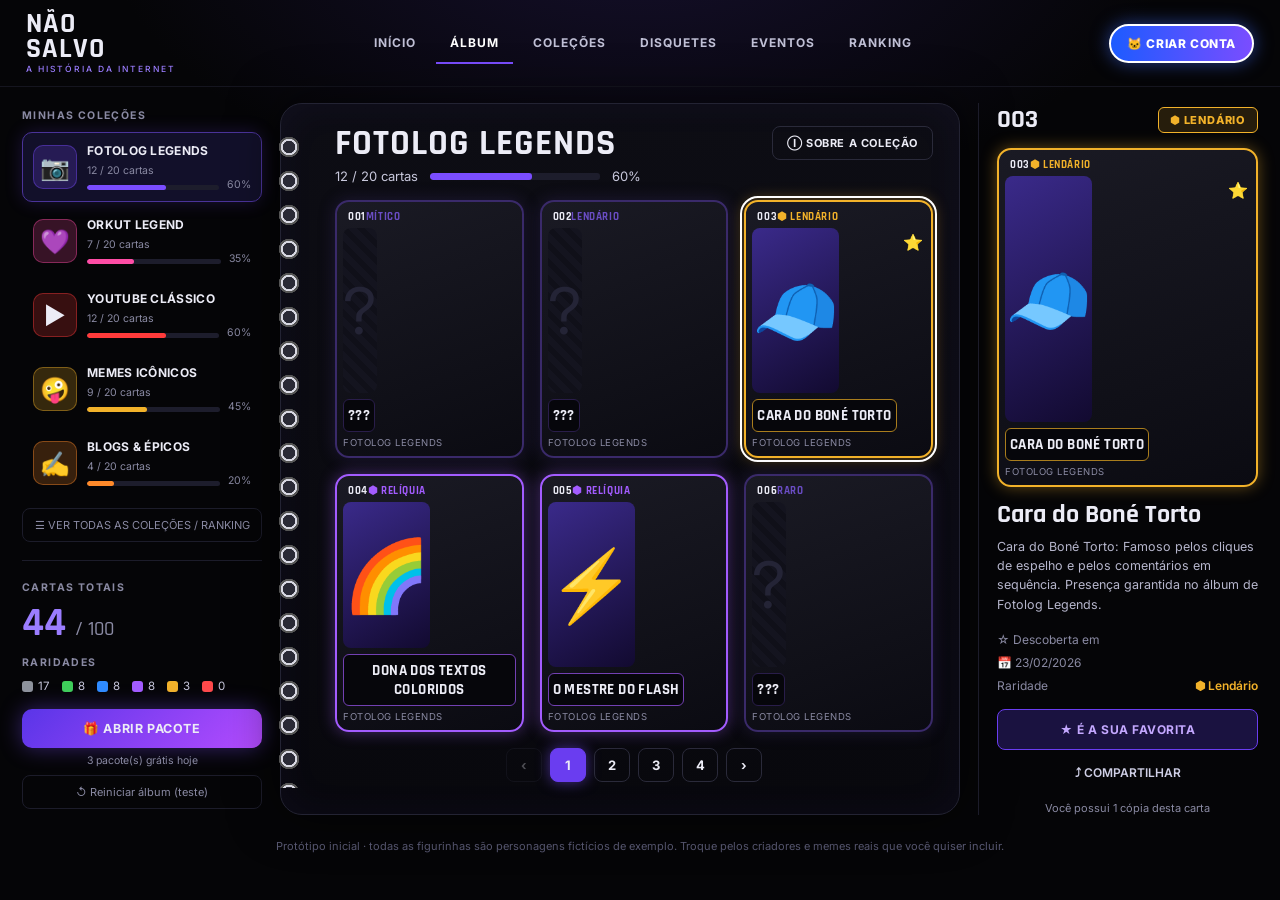
<file: frontend/docs/references/riba_album.html>
<!DOCTYPE html>
<html lang="pt-BR">
<head>
<meta charset="utf-8">
<meta name="viewport" content="width=device-width, initial-scale=1">
<title>NÃO SALVO — Álbum de Figurinhas da Internet</title>
<link rel="preconnect" href="https://fonts.googleapis.com">
<link href="https://fonts.googleapis.com/css2?family=Rajdhani:wght@500;600;700&family=Inter:wght@400;500;600;700&display=swap" rel="stylesheet">
<style>
:root{--bg:#050507;--pan:#0a0a10;--line:#1c1c2a;--txt:#ececf6;--mut:#8a8aa3;--acc:#7a4dff;
 --Comum:#8e939c;--Relevante:#3fcf5a;--Raro:#2f8cff;--Relíquia:#a35cff;--Lendário:#f2b22a;--Mítico:#ff4a4a}
*{box-sizing:border-box;margin:0;padding:0}
body{background:radial-gradient(900px 500px at 50% -10%,#16102e 0%,transparent 60%),var(--bg);color:var(--txt);font-family:Inter,sans-serif;min-height:100vh}
button{font:inherit;color:inherit;cursor:pointer;background:none;border:0}
.disp{font-family:Rajdhani,sans-serif}
header{display:flex;align-items:center;gap:26px;padding:12px 26px;border-bottom:1px solid #15151f;flex-wrap:wrap}
.logo{font-family:Rajdhani;font-weight:700;font-size:28px;line-height:.9;letter-spacing:1px}
.logo small{display:block;font-size:8.5px;font-family:Inter;color:#9b7dff;letter-spacing:2px;margin-top:4px;font-weight:500}
nav{display:flex;gap:6px;flex:1;justify-content:center;flex-wrap:wrap}
nav button{padding:12px 14px;font-size:12px;font-weight:700;letter-spacing:1px;color:#c0c0d6;text-transform:uppercase;border-bottom:2px solid transparent}
nav button.on,nav button:hover{color:#fff;border-color:var(--acc)}
.layout{display:grid;grid-template-columns:240px minmax(0,1fr) 280px;gap:18px;padding:16px 22px 40px;max-width:1500px;margin:0 auto}
.side h6{font-size:10.5px;letter-spacing:1.4px;color:var(--mut);font-weight:700;margin:6px 0 10px;text-transform:uppercase}
.col{display:grid;grid-template-columns:44px 1fr;gap:10px;align-items:center;width:100%;text-align:left;padding:10px;border-radius:10px;border:1px solid transparent;margin-bottom:4px}
.col:hover{background:#0f0f18}
.col.on{border-color:#4a3399;background:#12102a;box-shadow:0 0 18px #7a4dff33}
.col .ic{width:44px;height:44px;border-radius:10px;display:grid;place-items:center;font-size:24px}
.col b{display:block;font-size:12px;letter-spacing:.3px;text-transform:uppercase;font-weight:700}
.col small{font-size:10.5px;color:var(--mut)}
.bar{height:5px;border-radius:3px;background:#1d1d2c;overflow:hidden;margin-top:5px;flex:1}
.bar i{display:block;height:100%;border-radius:3px}
.prow{display:flex;align-items:center;gap:8px}.prow span{font-size:10.5px;color:var(--mut)}
.tot{margin-top:18px;padding-top:14px;border-top:1px solid var(--line)}
.tot .n{font-family:Rajdhani;font-size:40px;font-weight:700;color:#9b7dff;line-height:1}.tot .n small{font-size:20px;color:var(--mut);font-weight:500}
.rar{display:flex;gap:12px;flex-wrap:wrap;font-size:11.5px;color:#c8c8dc;margin-top:6px}
.rar span{display:flex;align-items:center;gap:5px}.rar i{width:11px;height:11px;border-radius:3px}
.packbtn{width:100%;margin-top:16px;padding:12px;border-radius:10px;background:linear-gradient(135deg,#5a35e8,#b44cff);font-weight:700;letter-spacing:.6px;font-size:12.5px;box-shadow:0 0 22px #7a4dff66}
.packbtn:disabled{opacity:.45;box-shadow:none;cursor:default}
.ghost{width:100%;margin-top:8px;padding:9px;border:1px solid var(--line);border-radius:8px;font-size:11px;color:var(--mut)}
.ghost:hover{border-color:#4a3399;color:#fff}
/* álbum */
.album{position:relative;background:linear-gradient(180deg,#0d0d14,#08080d);border:1px solid #232333;border-radius:22px;padding:22px 26px 18px 54px;box-shadow:0 0 50px #00000099,inset 0 0 40px #7a4dff0d;min-width:0}
.rings{position:absolute;left:-10px;top:26px;bottom:26px;width:36px;background:radial-gradient(circle at 50% 50%,#2a2a36 0 6px,#d8d8e2 6.5px 8px,#555 8.5px 10px,transparent 10.5px) 0 0/36px 34px repeat-y}
.ahead{display:flex;justify-content:space-between;align-items:flex-start;gap:12px;flex-wrap:wrap;margin-bottom:16px}
.ahead h1{font-family:Rajdhani;font-size:36px;letter-spacing:1px;line-height:1;font-weight:700;text-transform:uppercase}
.ahead .pr{display:flex;align-items:center;gap:12px;margin-top:6px;font-size:13px;color:#c8c8dc}.ahead .pr .bar{width:170px;margin:0;height:7px}
.about{border:1px solid #2a2a3a;border-radius:8px;padding:9px 14px;font-size:11px;font-weight:700;letter-spacing:.6px;text-transform:uppercase}
.about:hover{border-color:var(--acc)}
.cards{display:grid;grid-template-columns:repeat(3,1fr);gap:16px}
.card{position:relative;aspect-ratio:3/4.1;border-radius:14px;padding:6px;text-align:left;border:2px solid var(--rc);background:linear-gradient(160deg,#1a1a24,#0b0b12);box-shadow:0 0 16px color-mix(in srgb,var(--rc) 40%,transparent);transition:.2s;overflow:hidden;display:flex;flex-direction:column}
.card:hover{transform:translateY(-4px) scale(1.02);box-shadow:0 0 28px color-mix(in srgb,var(--rc) 70%,transparent)}
.card.sel{outline:2px solid #fff;outline-offset:2px}
.card .top{display:flex;justify-content:space-between;font-size:10.5px;font-weight:800;letter-spacing:.6px;padding:2px 5px 4px;font-family:Rajdhani}
.card .top em{font-style:normal;color:var(--rc);text-transform:uppercase}
.card .art{flex:1;border-radius:8px;display:grid;place-items:center;font-size:clamp(40px,5.5vw,70px);position:relative;overflow:hidden}
.card .art::after{content:"";position:absolute;inset:0;background:linear-gradient(115deg,transparent 35%,#ffffff33 48%,transparent 60%);transform:translateX(-120%);transition:transform .6s}
.card:hover .art::after{transform:translateX(120%)}
.card .nm{margin-top:6px;border:1px solid color-mix(in srgb,var(--rc) 70%,#000);border-radius:6px;background:#06060b;text-align:center;font-family:Rajdhani;font-weight:700;font-size:clamp(11px,1.3vw,15px);text-transform:uppercase;padding:6px 4px;letter-spacing:.4px}
.card .ft{text-align:center;font-size:9.5px;color:var(--mut);padding:5px 0 2px;letter-spacing:.5px}
.card .star{position:absolute;right:8px;top:30px;font-size:16px;z-index:2}
.card.lock .art{background:repeating-linear-gradient(45deg,#14141f 0 6px,#101019 6px 12px);font-size:64px;color:#242436}
.card.lock{--rc:#3a2a6a}
.card .cp{position:absolute;left:8px;top:30px;font-size:10px;background:#000b;border-radius:10px;padding:1px 6px;z-index:2;font-weight:700}
.pager{display:flex;justify-content:center;gap:8px;margin-top:16px}
.pager button{width:36px;height:34px;border:1px solid #2a2a3a;border-radius:8px;font-weight:700;font-size:13px}
.pager button.on{background:#6a3df0;border-color:#6a3df0;box-shadow:0 0 14px #7a4dff88}
.pager button:disabled{opacity:.3}
/* detalhe */
.det{border-left:1px solid var(--line);padding-left:18px;position:sticky;top:14px;align-self:start}
.det .h{display:flex;justify-content:space-between;align-items:center}
.det .h b{font-family:Rajdhani;font-size:26px}
.chipR{border:1px solid var(--rc);color:var(--rc);padding:5px 11px;border-radius:6px;font-size:11px;font-weight:800;letter-spacing:.8px;text-transform:uppercase;background:color-mix(in srgb,var(--rc) 14%,transparent)}
.det .card{margin:12px 0 14px;width:100%;pointer-events:none;aspect-ratio:3/3.9}
.det h2{font-family:Rajdhani;font-size:26px;line-height:1.05}
.det p{font-size:12.5px;color:#b6b6cc;line-height:1.55;margin:8px 0 14px}
.kv{display:flex;justify-content:space-between;font-size:12px;color:var(--mut);padding:4px 0}.kv b{color:#fff;font-weight:600}
.bigbtn{width:100%;padding:12px;border:1px solid #6a3df0;border-radius:8px;color:#c4a8ff;font-weight:700;letter-spacing:.5px;font-size:12px;margin-top:12px;text-transform:uppercase;background:#1a1240}
.bigbtn:hover{background:#2a1a66}
.sm{width:100%;padding:11px;font-size:12px;font-weight:600;color:#cfcfe6;margin-top:4px}
.copies{text-align:center;font-size:11px;color:var(--mut);margin-top:10px}
/* modais */
.modal{position:fixed;inset:0;background:#000d;display:none;place-items:center;z-index:40;padding:20px;backdrop-filter:blur(5px);overflow:auto}
.modal.open{display:grid}
.mbox{background:#0a0a12;border:1px solid #4a3399;border-radius:18px;padding:24px;max-width:760px;width:100%;box-shadow:0 0 60px #7a4dff55;position:relative}
.mbox h3{font-family:Rajdhani;font-size:28px;text-align:center;margin-bottom:4px}
.mbox>p{text-align:center;color:var(--mut);font-size:13px;margin-bottom:16px}
.pack{display:grid;grid-template-columns:repeat(3,1fr);gap:14px;perspective:900px}
.flip{position:relative;aspect-ratio:3/4.1;transform-style:preserve-3d;transition:transform .7s;cursor:pointer}
.flip.f{transform:rotateY(180deg)}
.flip>div{position:absolute;inset:0;backface-visibility:hidden;border-radius:14px}
.flip .back{background:linear-gradient(135deg,#2a1a66,#0d0820);border:2px solid #6a3df0;display:grid;place-items:center;font-size:54px;box-shadow:0 0 24px #7a4dff66}
.flip .front{transform:rotateY(180deg)}
.flip .front .card{width:100%;height:100%;pointer-events:none}
.new{position:absolute;top:-8px;right:-6px;background:#ff3b6b;color:#fff;font-size:10px;font-weight:800;padding:3px 8px;border-radius:99px;z-index:5;letter-spacing:.5px}
.mclose{margin:18px auto 0;display:block;padding:11px 28px;border-radius:10px;background:#5a35e8;font-weight:700;letter-spacing:.6px}
.rk{display:flex;align-items:center;gap:12px;padding:9px 6px;border-bottom:1px solid var(--line);font-size:13px}
.rk b{width:22px;text-align:center;color:var(--mut)}.rk .av{width:30px;height:30px;border-radius:50%;overflow:hidden}.rk .av svg{width:100%;height:100%;display:block}.rk span{flex:1}.rk em{font-style:normal;color:#9b7dff;font-weight:700}
.toast{position:fixed;bottom:22px;left:50%;transform:translateX(-50%);background:#1a1240;border:1px solid #6a3df0;padding:10px 18px;border-radius:99px;font-size:13px;z-index:70;display:none}
.note{grid-column:1/-1;text-align:center;font-size:11px;color:#5a5a74;margin-top:6px}
@media(max-width:1100px){.layout{grid-template-columns:200px minmax(0,1fr)}.det{grid-column:1/-1;border:0;padding:0;position:static;max-width:380px;margin:0 auto}}
@media(max-width:720px){.layout{grid-template-columns:1fr}.cards{grid-template-columns:repeat(2,1fr)}.album{padding-left:34px}.pack{grid-template-columns:repeat(3,1fr);gap:8px}}
</style>
</head>
<body>
<header>
  <div class="logo">NÃO<br>SALVO<small>A HISTÓRIA DA INTERNET</small></div>
  <nav id="nav"></nav>
  <div id="acct"></div>
</header>

<div class="layout">
  <aside class="side">
    <h6>Minhas coleções</h6>
    <div id="cols"></div>
    <button class="ghost" onclick="openRank()" style="margin-top:6px">☰ VER TODAS AS COLEÇÕES / RANKING</button>
    <div class="tot">
      <h6>Cartas totais</h6>
      <div class="n"><span id="tn">0</span> <small>/ 100</small></div>
      <h6 style="margin-top:12px">Raridades</h6>
      <div class="rar" id="rar"></div>
    </div>
    <button class="packbtn" id="packBtn" onclick="openPack()">🎁 ABRIR PACOTE</button>
    <div style="font-size:10.5px;color:var(--mut);text-align:center;margin-top:6px" id="packInfo"></div>
    <button class="ghost" onclick="resetAll()">↺ Reiniciar álbum (teste)</button>
  </aside>

  <main class="album">
    <div class="rings"></div>
    <div class="ahead">
      <div><h1 id="ct"></h1><div class="pr"><span id="cp"></span><div class="bar"><i id="cb"></i></div><span id="cpp"></span></div></div>
      <button class="about" onclick="about()">ⓘ Sobre a coleção</button>
    </div>
    <div class="cards" id="cards"></div>
    <div class="pager" id="pager"></div>
  </main>

  <aside class="det" id="det"></aside>
  <p class="note">Protótipo inicial · todas as figurinhas são personagens fictícios de exemplo. Troque pelos criadores e memes reais que você quiser incluir.</p>
</div>

<div class="modal" id="modal" onclick="if(event.target===this&&!packOpen)closeModal()"><div class="mbox" id="mbox"></div></div>
<div class="toast" id="toast"></div>

<style>
.sg-cta{background:linear-gradient(90deg,#1d5bff,#7a4dff);color:#fff;font-weight:800;letter-spacing:.6px;font-size:12px;padding:10px 16px;border-radius:99px;border:2px solid #fff;box-shadow:0 0 18px #3d6bff88;cursor:pointer;font-family:inherit}
.sg-acct{display:flex;align-items:center;gap:10px;color:#fff;text-align:left;font-size:13px;line-height:1.15;cursor:pointer;background:none;border:0;font-family:inherit}
.sg-acct b{display:block;color:#6fb0ff;font-size:12px}
.sg-av{width:42px;height:42px;border-radius:50%;overflow:hidden;border:2px solid #3d8bff;display:block;flex:none}
.sg-av svg{display:block;width:100%;height:100%}
#sgm{position:fixed;inset:0;z-index:50;background:#000d;display:none;overflow:auto;padding:20px;backdrop-filter:blur(5px);font-family:Inter,Nunito,sans-serif;color:#e8ecf6}
#sgm.open{display:block}
.sg-box{max-width:1080px;margin:0 auto;background:#05080f;border:1px solid #17306e;border-radius:18px;box-shadow:0 0 60px #1d5bff44;display:grid;grid-template-columns:300px 300px 1fr;gap:26px;padding:26px;position:relative}
.sg-x{position:absolute;right:14px;top:10px;font-size:26px;color:#8590ad;cursor:pointer;background:none;border:0}
.sg-box h2{font-family:Rajdhani,"Baloo 2",sans-serif;font-size:34px;line-height:1;font-weight:700;margin:8px 0}
.sg-box h2 em{font-style:normal;color:#3d8bff;display:block}
.sg-box p.s{color:#8590ad;font-size:13px;line-height:1.5;margin-bottom:14px}
.sg-step{display:inline-block;font-size:10px;letter-spacing:1px;color:#6fb0ff;border:1px solid #1d3a8a;border-radius:6px;padding:3px 8px}
.sg-box label{display:block;font-size:10px;letter-spacing:1px;color:#8590ad;margin:12px 0 5px;font-weight:700;text-transform:uppercase}
.sg-box input.t{width:100%;background:#0a1020;border:1px solid #17306e;border-radius:8px;padding:12px;color:#fff;font:inherit;font-size:13px;outline:0}
.sg-box input.t:focus{border-color:#3d8bff}
.sg-err{color:#ff6b8a;font-size:12px;min-height:16px;margin-top:8px}
.sg-go{width:100%;margin-top:10px;padding:14px;border-radius:8px;background:linear-gradient(180deg,#2a6bff,#1245c8);color:#fff;font-weight:700;letter-spacing:1px;border:0;cursor:pointer;font:inherit;font-weight:700;box-shadow:0 0 24px #1d5bff66}
.sg-soc{display:grid;grid-template-columns:1fr 1fr;gap:8px;margin-top:8px}
.sg-soc button{background:#0a1020;border:1px solid #17306e;border-radius:8px;padding:11px;color:#cfd6ee;font:inherit;font-size:13px;cursor:pointer}
.sg-pv{text-align:center}
.sg-pv .big{width:260px;height:260px;margin:14px auto 12px;border-radius:50%;overflow:hidden;border:4px solid #12286a;box-shadow:0 0 40px #1d5bff77}
.sg-pv .big svg{width:100%;height:100%;display:block}
.sg-shuf{background:#0a1020;border:1px solid #17306e;border-radius:8px;padding:9px 14px;color:#cfd6ee;font:inherit;font-size:12px;cursor:pointer}
.sg-tabs{display:flex;gap:4px;border-bottom:1px solid #17306e;margin-bottom:14px}
.sg-tabs button{flex:1;padding:10px 4px;font-size:11px;font-weight:700;letter-spacing:.8px;color:#8590ad;background:none;border:0;border-bottom:2px solid transparent;cursor:pointer;font-family:inherit;text-transform:uppercase}
.sg-tabs button.on{color:#fff;border-color:#3d8bff}
.sg-opts h5{font-size:10px;letter-spacing:1.2px;color:#8590ad;margin:12px 0 8px;font-weight:700}
.sg-row{display:flex;flex-wrap:wrap;gap:8px}
.sg-o{min-width:52px;min-height:52px;border-radius:12px;border:2px solid #17306e;background:#0a1020;display:grid;place-items:center;cursor:pointer;color:#cfd6ee;font:inherit;font-size:11px;padding:4px 8px;text-align:center;line-height:1.15}
.sg-o.on{border-color:#3d8bff;box-shadow:0 0 12px #3d8bff88}
.sg-o i{display:block;width:34px;height:34px;border-radius:50%;border:1px solid #fff3;margin:0 auto}
.sg-o span{font-size:20px;display:block}
.sg-o.sq{border-radius:10px}
.sg-note{font-size:11px;color:#5d6a8f;margin-top:14px;line-height:1.4}
@media(max-width:980px){.sg-box{grid-template-columns:1fr}}
</style>

<div id="sgm" onclick="if(event.target===this)closeSignup()">
  <div class="sg-box">
    <button class="sg-x" onclick="closeSignup()" aria-label="Fechar">×</button>
    <div>
      <span class="sg-step">PASSO 1 DE 1</span>
      <h2>CRIAR CONTA<br>É SÓ O COMEÇO.<em>CRIE SEU AVATAR.</em></h2>
      <p class="s">Todo mundo começa com o mesmo gato.<br>A internet é sua. O estilo também.</p>
      <label>Nome de usuário</label><input class="t" id="sgU" placeholder="ex: internauta_2006" maxlength="20">
      <label>E-mail</label><input class="t" id="sgE" type="email" placeholder="ex: voce@email.com">
      <label>Senha</label><input class="t" id="sgP" type="password" placeholder="Crie uma senha segura">
      <div class="sg-err" id="sgErr"></div>
      <button class="sg-go" onclick="submitSignup()">CONTINUAR →</button>
      <p class="s" style="text-align:center;margin:10px 0 4px">ou cadastre-se com</p>
      <div class="sg-soc"><button onclick="this.textContent='Em breve'">Google</button><button onclick="this.textContent='Em breve'">Discord</button></div>
    </div>
    <div class="sg-pv">
      <div style="font-weight:700;letter-spacing:.5px">🐾 PERSONALIZE SEU GATO</div>
      <div class="s" style="color:#8590ad;font-size:12px">Neste museu, todo avatar é um gatinho.</div>
      <div class="big" id="sgBig"></div>
      <button class="sg-shuf" onclick="sgShuffle()">🔀 EMBARALHAR TUDO</button>
    </div>
    <div class="sg-opts">
      <div class="sg-tabs" id="sgTabs"></div>
      <div id="sgOpts"></div>
      <p class="sg-note">Protótipo: nenhuma conta real é criada. O avatar e o nome ficam salvos só neste navegador, e a senha não é guardada.</p>
    </div>
  </div>
</div>

<script>
const SG={
 fur:[["Cinza","#9b9ba1"],["Laranja","#e8932f"],["Preto","#24242a"],["Branco","#f2eee6"],["Marrom","#8a6a45"],["Grafite","#5b5c66"],["Creme","#e6c99a"],["Azulado","#7d8ca6"],["Chocolate","#4a3226"],["Rosa","#e69ad0"]],
 pat:["Liso","Tigrado","Pintado","Smoking","Máscara"],
 eye:[["Âmbar","#e6a21a"],["Verde","#5bbf3a"],["Azul","#2f8cff"],["Esmeralda","#19c29a"],["Roxo","#9a5cff"]],
 acc:[["Nenhum","🚫"],["Óculos redondo","👓"],["Óculos escuro","🕶️"],["Boné","🧢"],["Gorro","🧶"],["Fone","🎧"],["Bandana","🧣"],["Corrente","⛓️"],["Monóculo","🧐"]],
 clo:[["Hoodie","#1c1c24"],["Camiseta","#ececec"],["Jaqueta jeans","#3d6aa8"],["Maletom","#cfc7b4"],["Jaqueta bomber","#4b5a3a"],["Camisa xadrez","#b3262d"],["Regata","#22222a"],["Pelado","#0000"]],
 bg:[["Azul",["#2a6bff","#0a2a8a"]],["Roxo",["#7a4dff","#2a1070"]],["Rosa",["#ff6bd0","#7a2aa8"]],["Verde",["#19c29a","#06503f"]],["Sol",["#ffb12a","#d9561a"]],["Noite",["#1a1f4a","#05060f"]],["Menta",["#7ef0c8","#1a8a7a"]],["Vermelho",["#ff5a6a","#7a1030"]]]
};
let sgN=0;
function catSVG(o){
  const id="g"+(sgN++),fur=SG.fur[o.fur][1],eye=SG.eye[o.eye][1],bg=SG.bg[o.bg][1],clo=o.clo,acc=o.acc,pat=o.pat;
  const dk="rgba(0,0,0,.28)";
  let s=`<svg viewBox="0 0 200 200" xmlns="http://www.w3.org/2000/svg"><defs><radialGradient id="${id}" cx="50%" cy="35%" r="75%"><stop offset="0" stop-color="${bg[0]}"/><stop offset="1" stop-color="${bg[1]}"/></radialGradient>
  <pattern id="${id}p" width="12" height="12" patternUnits="userSpaceOnUse"><path d="M0 6H12M6 0V12" stroke="#00000055" stroke-width="2"/></pattern></defs>
  <rect width="200" height="200" fill="url(#${id})"/>`;
  // corpo
  s+=`<path d="M28 205Q30 150 72 140L128 140Q170 150 172 205Z" fill="${fur}"/>`;
  const cc=SG.clo[clo][1];
  if(clo===0) s+=`<path d="M28 205Q30 150 72 140Q100 166 128 140Q170 150 172 205Z" fill="${cc}"/><path d="M60 146Q100 176 140 146" stroke="#2b2b38" stroke-width="7" fill="none"/><path d="M92 165v26M108 165v26" stroke="#ddd" stroke-width="2"/><path d="M70 188h60l6 17H64z" fill="#15151c"/>`;
  else if(clo===1) s+=`<path d="M28 205Q30 150 72 140Q100 158 128 140Q170 150 172 205Z" fill="${cc}"/><path d="M76 142Q100 160 124 142" stroke="#bbb" stroke-width="3" fill="none"/>`;
  else if(clo===2) s+=`<path d="M28 205Q30 150 72 140L100 168L128 140Q170 150 172 205Z" fill="${cc}"/><path d="M100 168V205M72 140L88 176M128 140L112 176" stroke="#25497c" stroke-width="2.5"/><rect x="40" y="178" width="20" height="9" fill="#2f5a95"/>`;
  else if(clo===3) s+=`<path d="M28 205Q30 150 72 140Q100 154 128 140Q170 150 172 205Z" fill="${cc}"/><path d="M72 146Q100 164 128 146" stroke="#a99f88" stroke-width="6" fill="none"/>`;
  else if(clo===4) s+=`<path d="M28 205Q30 150 72 140Q100 158 128 140Q170 150 172 205Z" fill="${cc}"/><path d="M100 158V205" stroke="#2c3a20" stroke-width="3"/><path d="M62 144Q100 164 138 144" stroke="#d98a2a" stroke-width="6" fill="none"/>`;
  else if(clo===5) s+=`<path d="M28 205Q30 150 72 140Q100 158 128 140Q170 150 172 205Z" fill="${cc}"/><path d="M28 205Q30 150 72 140Q100 158 128 140Q170 150 172 205Z" fill="url(#${id}p)"/><path d="M80 144L100 166L120 144" stroke="#7a1218" stroke-width="3" fill="none"/>`;
  else if(clo===6) s+=`<path d="M68 142L76 205M132 142L124 205" stroke="${cc}" stroke-width="10"/><path d="M76 205Q100 180 124 205" fill="${fur}"/>`;
  // bandana atrás do rosto
  if(acc===6) s+=`<path d="M62 138Q100 150 138 138L100 182Z" fill="#d6282f"/><circle cx="90" cy="150" r="2" fill="#fff"/><circle cx="108" cy="150" r="2" fill="#fff"/><circle cx="99" cy="164" r="2" fill="#fff"/>`;
  // orelhas
  const ear=pat===4?"#4b3a30":fur;
  s+=`<path d="M54 76L56 26L96 56Z" fill="${ear}"/><path d="M146 76L144 26L104 56Z" fill="${ear}"/><path d="M62 64L63 38L84 55Z" fill="#e89aa8"/><path d="M138 64L137 38L116 55Z" fill="#e89aa8"/>`;
  // cabeça
  s+=`<ellipse cx="100" cy="98" rx="54" ry="47" fill="${fur}"/>`;
  if(pat===1) s+=`<g stroke="${dk}" stroke-width="4" stroke-linecap="round" fill="none"><path d="M100 53v15M88 55l3 13M112 55l-3 13M48 96h14M50 107h14M152 96h-14M150 107h-14"/></g>`;
  if(pat===2) s+=`<g fill="${dk}"><circle cx="70" cy="68" r="7"/><circle cx="132" cy="72" r="6"/><circle cx="56" cy="104" r="6"/><circle cx="146" cy="100" r="7"/><circle cx="104" cy="62" r="4"/></g>`;
  if(pat===3) s+=`<path d="M100 52Q92 74 94 96L106 96Q108 74 100 52Z" fill="#f4f1ea"/><ellipse cx="100" cy="120" rx="26" ry="18" fill="#f4f1ea"/>`;
  if(pat===4) s+=`<ellipse cx="100" cy="106" rx="34" ry="30" fill="#4b3a30" opacity=".6"/>`;
  s+=`<ellipse cx="100" cy="118" rx="20" ry="13" fill="#fff" opacity=".22"/>`;
  // olhos
  [[80,96],[120,96]].forEach(([x,y])=>{s+=`<ellipse cx="${x}" cy="${y}" rx="11.5" ry="12.5" fill="${eye}"/><ellipse cx="${x}" cy="${y}" rx="4.6" ry="9.5" fill="#101018"/><circle cx="${x-3.5}" cy="${y-4.5}" r="2.8" fill="#fff"/><circle cx="${x+3}" cy="${y+4}" r="1.3" fill="#fff" opacity=".8"/>`});
  s+=`<path d="M94 112h12l-6 7z" fill="#e58b9b"/><path d="M100 119v4M100 123q-6 6-12 2M100 123q6 6 12 2" stroke="#3a2a2a" stroke-width="1.8" fill="none" stroke-linecap="round"/>
  <g stroke="#fff" stroke-opacity=".75" stroke-width="1.2" stroke-linecap="round"><path d="M70 116L38 110M70 122L40 126M130 116L162 110M130 122L160 126"/></g>`;
  // acessórios
  if(acc===1) s+=`<g fill="none" stroke="#2a2a30" stroke-width="3"><circle cx="80" cy="96" r="15"/><circle cx="120" cy="96" r="15"/><path d="M95 94h10M65 92L52 86M135 92L148 86"/></g>`;
  if(acc===2) s+=`<g fill="#0c0c12"><rect x="62" y="84" width="34" height="22" rx="8"/><rect x="104" y="84" width="34" height="22" rx="8"/></g><path d="M96 90h8M62 90L50 84M138 90L150 84" stroke="#0c0c12" stroke-width="3"/><path d="M68 90h12" stroke="#fff" stroke-opacity=".4" stroke-width="2"/>`;
  if(acc===3) s+=`<path d="M52 66Q54 24 100 24Q146 24 148 66Q100 54 52 66Z" fill="#2d5bd1"/><path d="M52 64Q100 50 148 64Q170 68 176 76Q120 62 52 70Z" fill="#1c3f9c"/><circle cx="100" cy="24" r="4" fill="#1c3f9c"/>`;
  if(acc===4) s+=`<path d="M50 70Q52 20 100 20Q148 20 150 70Q100 58 50 70Z" fill="#c8402f"/><rect x="48" y="62" width="104" height="14" rx="7" fill="#9e2e20"/><circle cx="100" cy="16" r="7" fill="#e2e2e2"/>`;
  if(acc===5) s+=`<path d="M50 100Q42 20 100 20Q158 20 150 100" stroke="#222" stroke-width="7" fill="none"/><rect x="38" y="82" width="18" height="34" rx="9" fill="#2a2a36"/><rect x="144" y="82" width="18" height="34" rx="9" fill="#2a2a36"/><rect x="42" y="88" width="8" height="22" rx="4" fill="#3d8bff"/><rect x="150" y="88" width="8" height="22" rx="4" fill="#3d8bff"/>`;
  if(acc===7) s+=`<path d="M66 144Q100 178 134 144" stroke="#f0c040" stroke-width="5" fill="none" stroke-dasharray="7 3"/>`;
  if(acc===8) s+=`<circle cx="120" cy="96" r="16" fill="#ffffff14" stroke="#d4a82a" stroke-width="3"/><path d="M134 108Q142 140 130 170" stroke="#d4a82a" stroke-width="1.8" fill="none"/>`;
  return s+"</svg>";
}
const rnd=n=>Math.floor(Math.random()*n);
let sgO={fur:0,pat:1,eye:0,acc:0,clo:0,bg:0},sgTab=0,sgAcct=null;
try{sgAcct=JSON.parse(localStorage.getItem("naosalvo_acct")||"null")}catch(e){}
if(sgAcct)sgO=sgAcct.av;
const SG_TABS=["1. Pelo","2. Acessórios","3. Roupa","4. Fundo"];
function sgRender(){
  document.getElementById("sgBig").innerHTML=catSVG(sgO);
  document.getElementById("sgTabs").innerHTML=SG_TABS.map((t,i)=>`<button class="${i===sgTab?'on':''}" onclick="sgTab=${i};sgRender()">${t}</button>`).join("");
  const sel=(k,i)=>sgO[k]===i?" on":"";
  let h="";
  if(sgTab===0){
    h+=`<h5>COR DO PELO</h5><div class="sg-row">${SG.fur.map((f,i)=>`<button class="sg-o${sel('fur',i)}" title="${f[0]}" onclick="sgSet('fur',${i})"><i style="background:${f[1]}"></i></button>`).join("")}</div>`;
    h+=`<h5>PADRÃO</h5><div class="sg-row">${SG.pat.map((p,i)=>`<button class="sg-o sq${sel('pat',i)}" onclick="sgSet('pat',${i})">${p}</button>`).join("")}</div>`;
    h+=`<h5>COR DOS OLHOS</h5><div class="sg-row">${SG.eye.map((f,i)=>`<button class="sg-o${sel('eye',i)}" title="${f[0]}" onclick="sgSet('eye',${i})"><i style="background:${f[1]}"></i></button>`).join("")}</div>`;
  }
  if(sgTab===1) h+=`<h5>ACESSÓRIOS (OPCIONAL)</h5><div class="sg-row">${SG.acc.map((a,i)=>`<button class="sg-o sq${sel('acc',i)}" onclick="sgSet('acc',${i})"><span>${a[1]}</span>${a[0]}</button>`).join("")}</div>`;
  if(sgTab===2) h+=`<h5>ROUPA (OPCIONAL)</h5><div class="sg-row">${SG.clo.map((c,i)=>`<button class="sg-o sq${sel('clo',i)}" onclick="sgSet('clo',${i})"><i style="background:${c[1]==='#0000'?'#222':c[1]};width:26px;height:26px;margin-bottom:4px"></i>${c[0]}</button>`).join("")}</div>`;
  if(sgTab===3) h+=`<h5>FUNDO</h5><div class="sg-row">${SG.bg.map((b,i)=>`<button class="sg-o${sel('bg',i)}" title="${b[0]}" onclick="sgSet('bg',${i})"><i style="background:radial-gradient(circle at 35% 30%,${b[1][0]},${b[1][1]})"></i></button>`).join("")}</div>`;
  document.getElementById("sgOpts").innerHTML=h;
}
function sgSet(k,i){sgO[k]=i;sgRender()}
function sgShuffle(){sgO={fur:rnd(SG.fur.length),pat:rnd(SG.pat.length),eye:rnd(SG.eye.length),acc:rnd(SG.acc.length),clo:rnd(SG.clo.length),bg:rnd(SG.bg.length)};sgRender()}
function openSignup(){
  if(sgAcct){document.getElementById("sgU").value=sgAcct.user;document.getElementById("sgE").value=sgAcct.email||""}
  document.getElementById("sgErr").textContent="";document.getElementById("sgm").classList.add("open");sgRender();
}
function closeSignup(){document.getElementById("sgm").classList.remove("open")}
function submitSignup(){
  const u=document.getElementById("sgU").value.trim(),e=document.getElementById("sgE").value.trim(),p=document.getElementById("sgP").value;
  const er=document.getElementById("sgErr");
  if(!/^[\w.-]{3,20}$/.test(u))return er.textContent="Usuário: 3 a 20 caracteres (letras, números, _ . -).";
  if(!/^\S+@\S+\.\S+$/.test(e))return er.textContent="Digite um e-mail válido.";
  if(!sgAcct&&p.length<6)return er.textContent="A senha precisa de pelo menos 6 caracteres.";
  sgAcct={user:u,email:e,av:{...sgO}};
  try{localStorage.setItem("naosalvo_acct",JSON.stringify(sgAcct))}catch(x){}
  closeSignup();updateAccount();
}
function updateAccount(){
  const el=document.getElementById("acct");if(!el)return;
  el.innerHTML=sgAcct?`<button class="sg-acct" onclick="openSignup()"><span class="sg-av">${catSVG(sgAcct.av)}</span><span>${sgAcct.user}<b>Gato nível 1</b></span></button>`:`<button class="sg-cta" onclick="openSignup()">🐱 CRIAR CONTA</button>`;
}
document.addEventListener("keydown",e=>{if(e.key==="Escape")closeSignup()});
updateAccount();
</script>
<script>
const RAR_ORDER=["Comum","Relevante","Raro","Relíquia","Lendário","Mítico"];
const RAR_ICON={Comum:"⬢",Relevante:"⬢",Raro:"⬢",Relíquia:"⬢",Lendário:"⬢",Mítico:"⬢"};
const PATTERN=["Mítico","Lendário","Lendário","Relíquia","Relíquia","Raro","Raro","Raro","Relevante","Relevante","Relevante","Relevante","Relevante","Comum","Comum","Comum","Comum","Comum","Comum","Comum"];
const WEIGHT={Comum:50,Relevante:25,Raro:14,Relíquia:7,Lendário:3.5,Mítico:.5};
const COLS=[
 {n:"Fotolog Legends",ic:"📷",c:"#7a4dff",bg:["#3a2a8a","#120a30"],want:12,about:"A era dos espelhos, glitter e textos coloridos. As figuras que dominaram os álbuns de foto.",fl:["Suas fotos e frases marcaram uma geração.","Um dos perfis mais comentados da época.","Famoso pelos cliques de espelho e pelos comentários em sequência.","Lenda das fotos com layout colorido."],
  names:[["Rei do Espelho","📸"],["Rainha do Glitter","✨"],["Cara do Boné Torto","🧢"],["Dona dos Textos Coloridos","🌈"],["O Mestre do Flash","⚡"],["Menina da Franja","💇"],["Ator de Selfie","🤳"],["Poser de Calçada","🕶️"],["A do Sorrisão","😁"],["Careta Oficial","😜"],["Duo do Banheiro","🚿"],["Gótico do Bairro","🦇"],["Skatista de Plantão","🛹"],["Fã de Emo Rock","🎸"],["Rainha do Close","💄"],["Fotógrafo Amador","📷"],["O das 1000 Fotos","🗂️"],["Comentarista Fiel","💬"],["Dono do Layout Neon","💡"],["A Última do Mês","📅"]]},
 {n:"Orkut Legend",ic:"💜",c:"#ff4da6",bg:["#8a1d5a","#2a0618"],want:7,about:"Comunidades, depoimentos e scraps. Os personagens que viveram no Orkut.",fl:["Presença certa em todas as comunidades.","Famoso pelos depoimentos gigantes.","Sempre online, sempre com um recado.","Lenda dos testes e correntes."],
  names:[["Dono de 500 Comunidades","👥"],["Rainha dos Depoimentos","💌"],["Fake Famoso","🎭"],["Moderador Lendário","🛡️"],["Scrapbook Infinito","📜"],["O Troll da Comunidade","🧌"],["Cupido do Orkut","💘"],["Mestre dos Testes","🧪"],["Colecionador de Amigos","🤝"],["Rei da Foto de Perfil","🖼️"],["Fã Clube Oficial","🎤"],["Admin Misterioso","🕵️"],["Criador de Correntes","⛓️"],["O Eterno Online","🟢"],["Vidente do Horóscopo","🔮"],["Voz do Recado","📣"],["Hacker de Senha","🔑"],["Sumido Retornado","🔙"],["Ex do Status","💔"],["Guardião do Tópico","🏰"]]},
 {n:"YouTube Clássico",ic:"▶️",c:"#ff3b3b",bg:["#8a1d1d","#2a0606"],want:12,about:"Os primeiros criadores de vídeo: câmera tremida, webcam e muita criatividade.",fl:["Pioneiro dos vídeos caseiros.","Conquistou público com muito improviso.","Do quarto para a internet inteira.","Clássico dos primeiros anos da plataforma."],
  names:[["Vlogueiro de Quarto","🎥"],["Rei do Unboxing","📦"],["Resenhista de Tudo","🧐"],["Gamer da Madrugada","🎮"],["Dublador Caseiro","🎙️"],["Cantor de Chuveiro","🚿"],["Mestre do Tutorial","🛠️"],["Humorista de Webcam","😂"],["Dona do Cabelo Cacheado","🌀"],["O Narrador de Jogo","📢"],["Cozinheiro de Panela Única","🍳"],["Coverzeiro de Violão","🎸"],["Reagidor Profissional","😮"],["O das Listas Top 10","🔟"],["Fã de Teoria","🧠"],["Youtuber Mirim","🧒"],["Rei do Slime","🧪"],["Dançarino de Esquina","💃"],["Review de Lanche","🍔"],["Canal de 3 Inscritos","📉"]]},
 {n:"Memes Icônicos",ic:"🤪",c:"#f2b22a",bg:["#8a6a1d","#2a1f06"],want:9,about:"Bichos, caras e situações que viraram piada nacional.",fl:["Virou figurinha em todo grupo de zap.","Estampou milhares de imagens com legenda.","Todo mundo reconhece de primeira.","Meme eterno, nunca sai de moda."],
  names:[["Gato do Susto","🙀"],["Cachorro Caramelo Filósofo","🐕"],["Sapo da Alegria","🐸"],["Tiozão do Churrasco","🍖"],["Moço do Ai Que Delícia","😋"],["Menino do Choro","😭"],["Coruja do Foguete","🦉"],["Vovó Influencer","👵"],["O Vestido Polêmico","👗"],["Placa Torta","🪧"],["Capivara Zen","🦫"],["Pato Hacker","🦆"],["Urso da Bronca","🐻"],["Dancinha do Elevador","🛗"],["Bebê Desconfiado","👶"],["Peixe Confuso","🐟"],["Carinha do 7x1","😢"],["Pão de Queijo Triste","🧀"],["Mandioca Saudada","🌿"],["Meme Sem Nome","❓"]]},
 {n:"Blogs & Épicos",ic:"✍️",c:"#ff8a2a",bg:["#8a461d","#2a1306"],want:4,about:"Blogspot, fóruns e textos gigantes. A internet de quando se escrevia muito.",fl:["Textão que ninguém terminava de ler.","Blog com música tocando sozinha.","Cronista oficial da madrugada.","Lenda dos fóruns e das fanfics."],
  names:[["Poeta do Blogspot","🖋️"],["Diário da Adolescente","📔"],["Crítico de Cinema","🎬"],["Blog de Receitas","🍰"],["Cronista da Madrugada","🌙"],["Teorias da Conspiração","🛸"],["Fanfic Gigante","📚"],["O das Tags Infinitas","🏷️"],["Mestre da Música Tocando","🎵"],["Tutorial de HTML","💻"],["Opinião Polêmica","🔥"],["Resenha de Livro","📖"],["Crônica do Ônibus","🚌"],["Álbum de Viagem","🧳"],["Blog do Gato","🐈"],["Autor de Contos","✒️"],["Fórum Eterno","🗣️"],["Contador de Visitas","🔢"],["Link da Barra Lateral","🔗"],["Última Postagem","🪦"]]}
];
const CARDS=[];
function rng(s){return()=>{s|=0;s=s+0x6D2B79F5|0;let t=Math.imul(s^s>>>15,1|s);t=t+Math.imul(t^t>>>7,61|t)^t;return((t^t>>>14)>>>0)/4294967296}}
COLS.forEach((c,ci)=>c.names.forEach(([n,e],i)=>{
  const r=rng(ci*100+i+7),d=new Date(2026,Math.floor(r()*10),1+Math.floor(r()*27));
  CARDS.push({id:ci+"-"+i,ci,i,num:String(i+1).padStart(3,"0"),name:n,e,r:PATTERN[i],desc:`${n}: ${c.fl[i%4]} Presença garantida no álbum de ${c.n}.`,date:d.toLocaleDateString("pt-BR")});
}));
const byId=Object.fromEntries(CARDS.map(c=>[c.id,c]));
const $=id=>document.getElementById(id);
const PER=6;
let S=null,ci=0,page=0,sel="0-1",packOpen=false;

function freshState(){
  const owned={};
  COLS.forEach((c,k)=>{const r=rng(k+99),idx=[...Array(20).keys()];
    for(let j=19;j>0;j--){const m=Math.floor(r()*(j+1));[idx[j],idx[m]]=[idx[m],idx[j]]}
    const pick=idx.filter(x=>x!==0).slice(0,c.want);pick.forEach(i=>owned[k+"-"+i]=1)});
  const first=CARDS.find(c=>owned[c.id]);return{owned,fav:first.id,packs:{d:"",n:0}};
}
try{S=JSON.parse(localStorage.getItem("naosalvo_album")||"null")}catch(e){}
if(!S||!S.owned)S=freshState();
const save=()=>{try{localStorage.setItem("naosalvo_album",JSON.stringify(S))}catch(e){}};
const today=()=>new Date().toISOString().slice(0,10);
const packsLeft=()=>S.packs.d===today()?Math.max(0,3-S.packs.n):3;
function toast(m){const t=$("toast");t.textContent=m;t.style.display="block";clearTimeout(t._t);t._t=setTimeout(()=>t.style.display="none",2200)}
const owned=c=>S.owned[c.id]||0;

function cardHTML(c,opt={}){
  const has=owned(c)>0||opt.force;
  const col=COLS[c.ci],rc=`var(--${c.r})`;
  if(!has) return `<button class="card lock ${opt.sel?'sel':''}" onclick="pick('${c.id}')"><div class="top"><span>${c.num}</span><em style="color:#6a4dc4">${c.r}</em></div><div class="art">?</div><div class="nm">???</div><div class="ft">${col.n.toUpperCase()}</div></button>`;
  return `<button class="card ${opt.sel?'sel':''}" style="--rc:${rc}" onclick="pick('${c.id}')">
   <div class="top"><span>${c.num}</span><em>⬢ ${c.r}</em></div>
   ${S.fav===c.id?'<span class="star">⭐</span>':''}${owned(c)>1?`<span class="cp">x${owned(c)}</span>`:''}
   <div class="art" style="background:linear-gradient(150deg,${col.bg[0]},${col.bg[1]})">${c.e}</div>
   <div class="nm">${c.name}</div><div class="ft">${col.n.toUpperCase()}</div></button>`;
}
function renderCols(){
  $("cols").innerHTML=COLS.map((c,k)=>{
    const n=CARDS.filter(x=>x.ci===k&&owned(x)>0).length,p=Math.round(n/20*100);
    return `<button class="col ${k===ci?'on':''}" onclick="setCol(${k})"><div class="ic" style="background:${c.c}33;border:1px solid ${c.c}66">${c.ic}</div>
    <div><b>${c.n}</b><small>${n} / 20 cartas</small><div class="prow"><div class="bar"><i style="width:${p}%;background:${c.c}"></i></div><span>${p}%</span></div></div></button>`}).join("");
  const tot=CARDS.filter(c=>owned(c)>0);
  $("tn").textContent=tot.length;
  $("rar").innerHTML=RAR_ORDER.map(r=>`<span><i style="background:var(--${r})"></i>${tot.filter(c=>c.r===r).length}</span>`).join("");
  const pl=packsLeft();$("packBtn").disabled=pl===0;$("packInfo").textContent=pl?`${pl} pacote(s) grátis hoje`:"Volte amanhã para mais pacotes";
}
function renderAlbum(){
  const c=COLS[ci],list=CARDS.filter(x=>x.ci===ci),n=list.filter(x=>owned(x)>0).length,p=Math.round(n/20*100),pages=Math.ceil(list.length/PER);
  $("ct").textContent=c.n;$("cp").textContent=`${n} / 20 cartas`;$("cb").style.cssText=`width:${p}%;background:${c.c}`;$("cpp").textContent=p+"%";
  $("cards").innerHTML=list.slice(page*PER,page*PER+PER).map(x=>cardHTML(x,{sel:x.id===sel})).join("");
  $("pager").innerHTML=`<button ${page===0?'disabled':''} onclick="pg(${page-1})">‹</button>`+Array.from({length:pages},(_,i)=>`<button class="${i===page?'on':''}" onclick="pg(${i})">${i+1}</button>`).join("")+`<button ${page>=pages-1?'disabled':''} onclick="pg(${page+1})">›</button>`;
}
function renderDet(){
  const c=byId[sel],has=owned(c)>0,col=COLS[c.ci];
  if(!has){$("det").innerHTML=`<div class="h"><b>${c.num}</b><span class="chipR" style="--rc:var(--${c.r})">⬢ ${c.r}</span></div>${cardHTML(c,{})}<h2>???</h2><p>Você ainda não tem esta carta. Abra pacotes para descobrir quem é.</p><div class="kv"><span>Coleção</span><b>${col.n}</b></div><div class="kv"><span>Raridade</span><b style="color:var(--${c.r})">${c.r}</b></div>`;return}
  $("det").innerHTML=`<div class="h"><b>${c.num}</b><span class="chipR" style="--rc:var(--${c.r})">⬢ ${c.r}</span></div>${cardHTML(c,{})}
  <h2>${c.name}</h2><p>${c.desc}</p>
  <div class="kv"><span>☆ Descoberta em</span></div><div class="kv"><span>📅 ${c.date}</span></div>
  <div class="kv"><span>Raridade</span><b style="color:var(--${c.r})">⬢ ${c.r}</b></div>
  <button class="bigbtn" onclick="setFav()">${S.fav===c.id?'★ É A SUA FAVORITA':'☆ DEFINIR COMO FAVORITA'}</button>
  <button class="sm" onclick="share()">⤴ COMPARTILHAR</button>
  <div class="copies">Você possui ${owned(c)} cópia${owned(c)>1?'s':''} desta carta</div>`;
}
const renderAll=()=>{renderCols();renderAlbum();renderDet()};
function pick(id){sel=id;renderAlbum();renderDet()}
function setCol(k){ci=k;page=0;sel=CARDS.find(c=>c.ci===k).id;renderAll()}
function pg(p){page=p;renderAlbum()}
function setFav(){S.fav=sel;save();renderAll();toast("Carta favorita definida ⭐")}
function share(){const c=byId[sel],t=`Consegui a carta ${c.num} "${c.name}" (${c.r}) no álbum do Não Salvo!`;try{navigator.clipboard.writeText(t).then(()=>toast("Texto copiado!"),()=>toast(t))}catch(e){toast(t)}}
function about(){openModal(`<h3>${COLS[ci].n}</h3><p>${COLS[ci].about}</p><button class="mclose" onclick="closeModal()">FECHAR</button>`)}
function openModal(h){$("mbox").innerHTML=h;$("modal").classList.add("open")}
function closeModal(){$("modal").classList.remove("open");packOpen=false}

function drawCard(){
  let tot=0;RAR_ORDER.forEach(r=>tot+=WEIGHT[r]);let x=Math.random()*tot,rar="Comum";
  for(const r of RAR_ORDER){if(x<WEIGHT[r]){rar=r;break}x-=WEIGHT[r]}
  const pool=CARDS.filter(c=>c.r===rar);return pool[Math.floor(Math.random()*pool.length)];
}
function openPack(){
  if(packsLeft()===0)return;
  if(S.packs.d!==today())S.packs={d:today(),n:0};S.packs.n++;
  const got=[drawCard(),drawCard(),drawCard()].map(c=>({c,isNew:owned(c)===0}));
  // contagem de repetidas dentro do mesmo pacote
  got.forEach(g=>{S.owned[g.c.id]=(S.owned[g.c.id]||0)+1});save();packOpen=true;
  openModal(`<h3>🎁 Pacote aberto!</h3><p>Toque nas cartas para revelar.</p><div class="pack">${got.map((g,i)=>`<div style="position:relative">${g.isNew?'<span class="new">NOVA!</span>':''}<div class="flip" onclick="this.classList.add('f')" id="fl${i}"><div class="back">❓</div><div class="front">${cardHTML(g.c,{force:true})}</div></div></div>`).join("")}</div>
  <button class="mclose" onclick="revealAll(this)">REVELAR TUDO</button>`);
  renderAll();
}
function revealAll(b){const f=[...document.querySelectorAll(".flip")];if(f.every(x=>x.classList.contains("f"))){closeModal();return}f.forEach((x,i)=>setTimeout(()=>x.classList.add("f"),i*250));b.textContent="FECHAR"}
function resetAll(){S=freshState();save();ci=0;page=0;sel=(CARDS.find(c=>c.ci===0&&owned(c))||CARDS[0]).id;renderAll();toast("Álbum reiniciado")}
function openRank(){
  const me=CARDS.filter(c=>owned(c)>0).length;
  const people=[["colecionador_pro",94],["gatoNostalgico",81],["viralizador",67],["neto23",me],["faqo",22],["lendarium",15]].sort((a,b)=>b[1]-a[1]);
  openModal(`<h3>🏆 Ranking de colecionadores</h3><p>Exemplo com usuários fictícios. Você está como neto23 só se tiver este nome; aqui usamos seu total.</p>${people.map(([n,v],i)=>`<div class="rk"><b>${i+1}</b><span class="av">${catSVG({fur:(i*3)%10,pat:i%5,eye:i%5,acc:(i*2)%9,clo:i%7,bg:i%8})}</span><span>${n}${n==="neto23"?" (você)":""}</span><em>${v} / 100</em></div>`).join("")}<button class="mclose" onclick="closeModal()">FECHAR</button>`);
}
$("nav").innerHTML=[["Início"],["Álbum"],["Coleções"],["Disquetes"],["Eventos"],["Ranking"]].map(([n],i)=>`<button class="${i===1?'on':''}" onclick="${n==='Ranking'?'openRank()':n==='Coleções'?'document.getElementById(\'cols\').scrollIntoView({behavior:\'smooth\'})':n==='Álbum'?'window.scrollTo({top:0,behavior:\'smooth\'})':'toast(\''+n+': em breve\')'}">${n}</button>`).join("");
document.addEventListener("keydown",e=>{if(e.key==="Escape"&&!packOpen)closeModal();if(e.key==="ArrowRight"&&!document.querySelector(".modal.open"))pg(Math.min(page+1,3));if(e.key==="ArrowLeft"&&!document.querySelector(".modal.open"))pg(Math.max(page-1,0))});
sel=(CARDS.find(c=>c.ci===0&&owned(c))||CARDS[0]).id;renderAll();
</script>
</file>
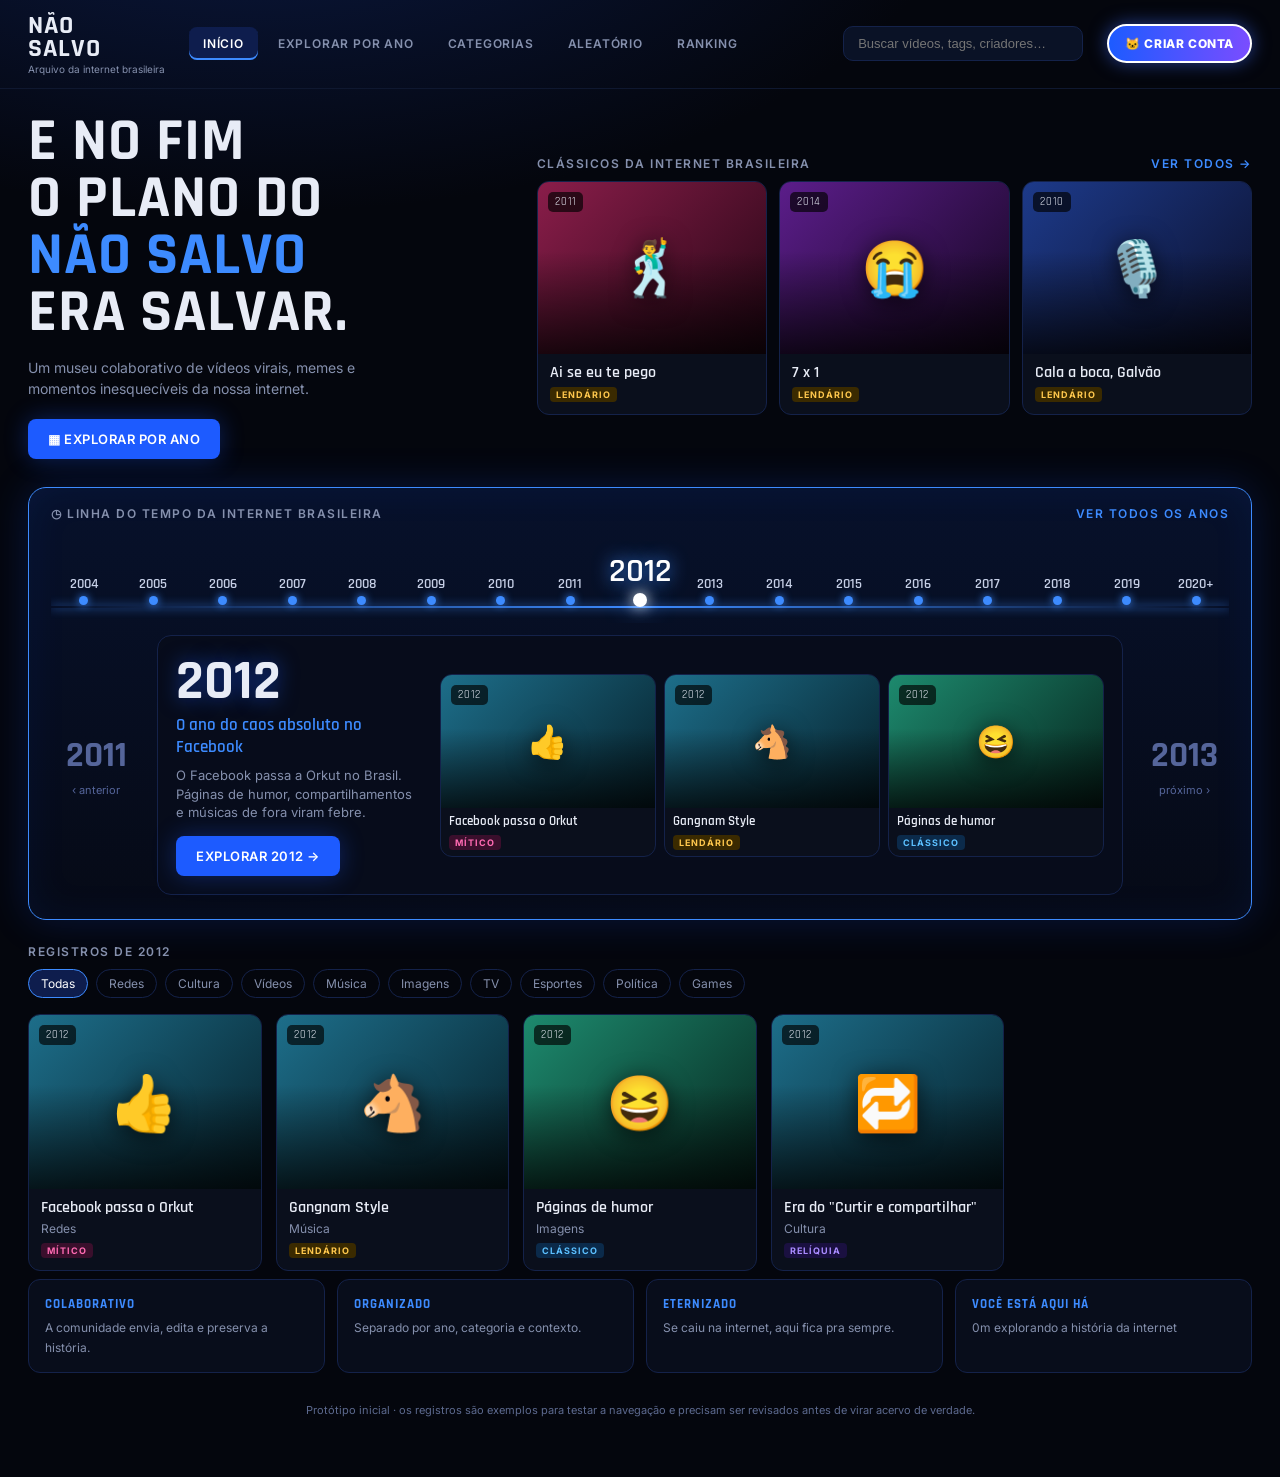
<file: frontend/docs/references/riba_main.html>
<!DOCTYPE html>
<html lang="pt-BR">
<head>
<meta charset="utf-8">
<meta name="viewport" content="width=device-width, initial-scale=1">
<title>NÃO SALVO — Museu da Internet Brasileira</title>
<link rel="preconnect" href="https://fonts.googleapis.com">
<link href="https://fonts.googleapis.com/css2?family=Rajdhani:wght@500;600;700&family=Inter:wght@400;500;600&display=swap" rel="stylesheet">
<style>
:root{--bg:#04060d;--panel:#0a0f1c;--line:#14224a;--blue:#1d5bff;--neon:#3d8bff;--txt:#e8ecf6;--mut:#8590ad}
*{box-sizing:border-box;margin:0;padding:0}
body{background:radial-gradient(1200px 600px at 20% -10%,#0b1a45 0%,transparent 60%),var(--bg);color:var(--txt);font-family:Inter,sans-serif;min-height:100vh}
h1,h2,h3,.disp{font-family:Rajdhani,sans-serif}
button{font:inherit;color:inherit;cursor:pointer;background:none;border:0}
header{display:flex;align-items:center;gap:24px;padding:14px 28px;border-bottom:1px solid #0f1830;flex-wrap:wrap}
.logo{font-family:Rajdhani;font-weight:700;font-size:26px;line-height:.9;letter-spacing:1px}
.logo small{display:block;font-size:10px;font-family:Inter;color:var(--mut);letter-spacing:0;font-weight:400;margin-top:4px}
nav{display:flex;gap:6px;flex:1;flex-wrap:wrap}
nav button{padding:9px 14px;border-radius:8px;font-size:12px;font-weight:600;letter-spacing:.8px;color:var(--mut);text-transform:uppercase}
nav button.on,nav button:hover{color:#fff;background:#0e1d4d;box-shadow:inset 0 -2px 0 var(--neon)}
.search{background:#0a1226;border:1px solid var(--line);border-radius:10px;padding:9px 14px;color:var(--txt);width:240px;font-size:13px;outline:none}
.search:focus{border-color:var(--neon)}
.xp{font-size:12px;color:var(--mut);text-align:right}.xp b{color:var(--neon);display:block;font-size:13px}
main{padding:24px 28px 60px;max-width:1280px;margin:0 auto}
.top{display:grid;grid-template-columns:1fr 1.5fr;gap:32px;align-items:center;margin-bottom:28px}
.hero h1{font-size:clamp(38px,5vw,60px);line-height:.95;font-weight:700;letter-spacing:1px}
.hero h1 em{font-style:normal;color:var(--neon);display:block}
.hero p{color:var(--mut);margin:16px 0 20px;font-size:14px;max-width:340px;line-height:1.5}
.btn{background:var(--blue);color:#fff;padding:12px 20px;border-radius:8px;font-weight:600;font-size:13px;letter-spacing:.5px;box-shadow:0 0 24px #1d5bff55}
.btn:hover{background:#3a74ff}
.btn.ghost{background:transparent;border:1px solid var(--line);box-shadow:none}
.sec-title{display:flex;justify-content:space-between;align-items:center;font-size:12px;letter-spacing:1.5px;color:var(--mut);font-weight:600;margin-bottom:10px;text-transform:uppercase}
.sec-title a{color:var(--neon);cursor:pointer}
.rail{display:grid;grid-template-columns:repeat(3,1fr);gap:12px}
.card{position:relative;border:1px solid var(--line);border-radius:12px;overflow:hidden;background:var(--panel);cursor:pointer;transition:.2s;text-align:left}
.card:hover{transform:translateY(-3px);border-color:var(--neon);box-shadow:0 0 22px #1d5bff44}
.thumb{aspect-ratio:4/3;display:grid;place-items:center;font-size:54px;position:relative}
.thumb::after{content:"";position:absolute;inset:0;background:linear-gradient(transparent 40%,#000b)}
.thumb i{position:absolute;left:10px;top:10px;z-index:2;font-style:normal;font-size:11px;background:#000a;padding:3px 7px;border-radius:5px;font-family:Rajdhani;letter-spacing:1px}
.thumb span{position:relative;z-index:1;filter:drop-shadow(0 4px 12px #000a)}
.meta{padding:10px 12px 12px}
.meta h3{font-size:16px;font-weight:600;line-height:1.1}
.meta small{color:var(--mut);font-size:12px}
.tag{display:inline-block;font-size:9px;letter-spacing:1px;font-weight:700;padding:2px 6px;border-radius:4px;margin-top:6px;text-transform:uppercase;background:#1a1040;color:#a98bff;font-family:Inter}
.tag.Lendário{background:#3a2a00;color:#ffc84d}.tag.Mítico{background:#3a0f2c;color:#ff6bb3}.tag.Clássico{background:#0b2a4a;color:#5cc0ff}
.timeline{border:1px solid var(--neon);border-radius:18px;padding:18px 22px 24px;background:linear-gradient(180deg,#07112b,#060a16);box-shadow:0 0 40px #1d5bff33,inset 0 0 40px #1d5bff14;margin-bottom:24px}
.years{display:flex;align-items:flex-end;justify-content:space-between;position:relative;padding:18px 0 8px;overflow-x:auto;gap:4px}
.years::before{content:"";position:absolute;left:0;right:0;bottom:15px;height:2px;background:linear-gradient(90deg,transparent,var(--neon),transparent);box-shadow:0 0 10px var(--neon)}
.y{flex:1;min-width:46px;text-align:center;position:relative;font-family:Rajdhani;font-weight:600;font-size:14px;color:#c6cfe6;padding-bottom:22px}
.y::after{content:"";position:absolute;bottom:10px;left:50%;width:9px;height:9px;margin-left:-4.5px;border-radius:50%;background:var(--neon);box-shadow:0 0 8px var(--neon)}
.y.on{font-size:34px;color:#fff;text-shadow:0 0 18px var(--neon)}
.y.on::after{width:14px;height:14px;margin-left:-7px;bottom:8px;background:#fff;box-shadow:0 0 14px #fff,0 0 28px var(--neon)}
.y:hover{color:#fff}
.stage{display:grid;grid-template-columns:90px 1fr 90px;gap:16px;align-items:center;margin-top:12px}
.side{color:#55659a;text-align:center;cursor:pointer}
.side:hover{color:#fff}
.side b{display:block;font-family:Rajdhani;font-size:36px}
.side small{font-size:11px}
.cur{display:grid;grid-template-columns:240px 1fr;gap:24px;align-items:center;border:1px solid var(--line);border-radius:14px;padding:18px;background:#070c1b}
.cur h2{font-size:56px;line-height:1;font-weight:700;text-shadow:0 0 20px #1d5bff88}
.cur p{color:var(--mut);font-size:13px;margin:8px 0 14px;line-height:1.45}
.mini{display:grid;grid-template-columns:repeat(3,1fr);gap:8px}
.mini .card .thumb{aspect-ratio:16/10;font-size:32px}
.mini .meta{padding:6px 8px}.mini .meta h3{font-size:13px}
.facts{display:grid;grid-template-columns:repeat(4,1fr);gap:12px;margin-top:8px}
.fact{border:1px solid var(--line);border-radius:12px;padding:16px;background:#080d1b}
.fact b{display:block;color:var(--neon);font-family:Rajdhani;letter-spacing:1px;text-transform:uppercase;font-size:13px;margin-bottom:4px}
.fact span{font-size:12px;color:var(--mut)}
.chips{display:flex;gap:8px;flex-wrap:wrap;margin-bottom:16px}
.chip{border:1px solid var(--line);padding:6px 12px;border-radius:99px;font-size:12px;color:var(--mut)}
.chip.on,.chip:hover{border-color:var(--neon);color:#fff;background:#0e1d4d}
.grid{display:grid;grid-template-columns:repeat(auto-fill,minmax(200px,1fr));gap:14px}
.modal{position:fixed;inset:0;background:#000c;display:none;place-items:center;z-index:9;padding:20px;backdrop-filter:blur(4px)}
.modal.open{display:grid}
.box{background:var(--panel);border:1px solid var(--neon);border-radius:16px;max-width:640px;width:100%;overflow:hidden;box-shadow:0 0 50px #1d5bff55}
.box .thumb{aspect-ratio:16/8;font-size:90px}
.box .body{padding:20px 24px 24px}
.box h2{font-size:30px}
.box p{color:#b9c2dc;font-size:14px;line-height:1.6;margin:10px 0 16px}
.note{font-size:11px;color:#5d6a8f;text-align:center;margin-top:30px}
.fade{animation:f .35s ease}
@keyframes f{from{opacity:0;transform:translateY(8px)}to{opacity:1;transform:none}}
@media(max-width:860px){.top,.cur{grid-template-columns:1fr}.stage{grid-template-columns:1fr}.side{display:none}.facts{grid-template-columns:1fr 1fr}.search{width:100%}.rail{grid-template-columns:1fr 1fr}.rail .card:nth-child(3){display:none}}
</style>
</head>
<body>
<header>
  <div class="logo">NÃO<br>SALVO<small>Arquivo da internet brasileira</small></div>
  <nav id="nav"></nav>
  <input class="search" id="q" placeholder="Buscar vídeos, tags, criadores…">
  <div id="acct"></div>
</header>

<main>
  <section class="top">
    <div class="hero">
      <h1>E NO FIM<br>O PLANO DO<em>NÃO SALVO</em>ERA SALVAR.</h1>
      <p>Um museu colaborativo de vídeos virais, memes e momentos inesquecíveis da nossa internet.</p>
      <button class="btn" onclick="go(2012,true)">▦ EXPLORAR POR ANO</button>
    </div>
    <div>
      <div class="sec-title"><span>Clássicos da internet brasileira</span><a onclick="setView('todos')">VER TODOS →</a></div>
      <div class="rail" id="rail"></div>
    </div>
  </section>

  <section class="timeline" id="tl">
    <div class="sec-title"><span>◷ Linha do tempo da internet brasileira</span><a onclick="setView('todos')">VER TODOS OS ANOS</a></div>
    <div class="years" id="years"></div>
    <div class="stage">
      <div class="side" id="prev"></div>
      <div class="cur fade" id="cur"></div>
      <div class="side" id="next"></div>
    </div>
  </section>

  <section id="browse">
    <div class="sec-title"><span id="browseTitle">Todos os registros</span></div>
    <div class="chips" id="chips"></div>
    <div class="grid" id="grid"></div>
  </section>

  <section class="facts">
    <div class="fact"><b>Colaborativo</b><span>A comunidade envia, edita e preserva a história.</span></div>
    <div class="fact"><b>Organizado</b><span>Separado por ano, categoria e contexto.</span></div>
    <div class="fact"><b>Eternizado</b><span>Se caiu na internet, aqui fica pra sempre.</span></div>
    <div class="fact"><b>Você está aqui há</b><span id="timer">0m</span></div>
  </section>
  <p class="note">Protótipo inicial · os registros são exemplos para testar a navegação e precisam ser revisados antes de virar acervo de verdade.</p>
</main>

<div class="modal" id="modal" onclick="if(event.target===this)closeM()"><div class="box" id="box"></div></div>

<script>
// ---- DADOS (exemplos; cada ano tem um resumo de "o que rolava" + registros) ----
const YEARS = {
2004:{lema:"O ano do Orkut",txt:"O Orkut chega e rapidamente vira a rede social dos brasileiros. Depoimentos, comunidades e scraps dominam as noites.",
  items:[["Orkut vira febre","📒","Clássico","Comunidades, depoimentos e scraps: a primeira grande rede social de massa no Brasil.","Redes"],
         ["Era dos Fotologs","📷","Relíquia","Fotos de espelho, textos coloridos e comentários em sequência.","Redes"],
         ["MSN e os nicks","💬","Clássico","Nomes com símbolos, recadinhos de status e o barulhinho de aviso.","Cultura"]]},
2005:{lema:"Nasce o YouTube",txt:"Vídeos começam a circular pela web. Lan houses lotadas e conversas no MSN até de madrugada.",
  items:[["Chegada do YouTube","▶️","Clássico","O site de vídeos é criado e muda a forma de circular conteúdo.","Vídeos"],
         ["Lan houses","🖥️","Relíquia","Ponto de encontro para jogos, Orkut e downloads demorados.","Cultura"],
         ["Correntes de e-mail","✉️","Clássico","Encaminhe para 10 pessoas ou tenha azar. Todo mundo recebia uma.","Cultura"]]},
2006:{lema:"Vídeos caseiros",txt:"Câmeras de celular e webcams alimentam os primeiros vídeos caseiros virais. O Twitter nasce lá fora.",
  items:[["Primeiros virais","🎞️","Relíquia","Vídeos de baixa qualidade que passavam de e-mail em e-mail.","Vídeos"],
         ["Comunidades do Orkut","👥","Clássico","\"Eu odeio acordar cedo\" e milhares de outras comunidades.","Redes"],
         ["Ringtones e MP3","🎵","Relíquia","Toques polifônicos e músicas baixadas em programas de compartilhamento.","Música"]]},
2007:{lema:"O filme que vazou",txt:"Cópias de um filme nacional circulam pela internet antes do lançamento e viram assunto nacional.",
  items:[["Tropa de Elite vaza","🎬","Lendário","Cópias circularam antes da estreia e a frase do filme virou bordão.","Vídeos"],
         ["Fotolog x Orkut","⚔️","Relíquia","Duas formas de se mostrar: o álbum e o perfil.","Redes"],
         ["Bordões de filme","📢","Clássico","Frases repetidas em recados, comunidades e rodas de amigos.","Cultura"]]},
2008:{lema:"Memes de rede",txt:"As imagens com frases viram linguagem. Fóruns e blogs espalham piadas internas para todo o país.",
  items:[["Imagens com texto","🖼️","Clássico","Fotos com legendas engraçadas circulando em fóruns e blogs.","Imagens"],
         ["Blogs pessoais","📝","Relíquia","Diários públicos com layout customizado e música tocando sozinha.","Cultura"],
         ["Vídeos de reação","😂","Relíquia","Gente reagindo a tudo, antes de isso ter nome.","Vídeos"]]},
2009:{lema:"Twitter e trending topics",txt:"O Twitter ganha força no Brasil e os assuntos mais comentados passam a ser disputados.",
  items:[["Trending topics","📈","Clássico","Hashtags brasileiras começam a aparecer nos assuntos do mundo.","Redes"],
         ["Fim de uma era?","🌀","Relíquia","Usuários começam a migrar dos scraps para as timelines.","Redes"],
         ["Memes de TV","📺","Clássico","Cenas de novelas e programas viram figurinhas e piadas.","TV"]]},
2010:{lema:"Copa, vuvuzela e Galvão",txt:"A Copa da África do Sul rende campanhas no Twitter e memes de narração.",
  items:[["Cala a boca, Galvão","🎙️","Lendário","Campanha na internet durante a Copa que virou assunto mundial.","Esportes"],
         ["Vuvuzelas","📯","Clássico","O zumbido do estádio virou piada em tudo.","Esportes"],
         ["Memes de Copa","⚽","Clássico","Fotos de jogadores e torcedores viram imagem de reação.","Esportes"]]},
2011:{lema:"Ai se eu te pego",txt:"Uma música explode nas redes, ganha coreografia em estádios do mundo todo e vira fenômeno.",
  items:[["Ai se eu te pego","🕺","Lendário","Fenômeno musical que tomou conta de vídeos, danças e comemorações.","Música"],
         ["YouTube brasileiro","▶️","Clássico","Criadores nacionais começam a ganhar audiência própria.","Vídeos"],
         ["Rage comics","😤","Relíquia","Quadrinhos simples com rostos prontos para qualquer situação.","Imagens"]]},
2012:{lema:"O ano do caos absoluto no Facebook",txt:"O Facebook passa a Orkut no Brasil. Páginas de humor, compartilhamentos e músicas de fora viram febre.",
  items:[["Facebook passa o Orkut","👍","Mítico","A migração em massa que mudou o rumo das redes no país.","Redes"],
         ["Gangnam Style","🐴","Lendário","A dança do cavalinho chega a festas, escolas e programas de TV.","Música"],
         ["Páginas de humor","😆","Clássico","Imagens, correntes e compartilhamentos em escala nunca vista.","Imagens"],
         ["Era do \"Curtir e compartilhar\"","🔁","Relíquia","Posts pedindo curtidas, compartilhamentos e \"amém\".","Cultura"]]},
2013:{lema:"Junho e os memes",txt:"As ruas e as redes se misturam. Os cartazes e frases viram memes em tempo real.",
  items:[["Protestos de junho","🪧","Lendário","As redes sociais foram o centro da mobilização e das piadas.","Política"],
         ["Luiza no Canadá","🍁","Mítico","Um vídeo de turista virou frase usada por todo mundo.","Vídeos"],
         ["Doge","🐕","Clássico","O meme do cachorro com frases em fonte colorida.","Imagens"]]},
2014:{lema:"7x1",txt:"A Copa é no Brasil e a derrota para a Alemanha gera a maior onda de memes esportivos já vista.",
  items:[["7 x 1","😭","Lendário","Um placar que virou bordão e ponto de referência para tudo.","Esportes"],
         ["Desafio do balde","🧊","Clássico","Vídeos de gente jogando água gelada por uma causa.","Vídeos"],
         ["Memes de Copa","🏆","Clássico","Torcida, lágrimas e piadas rápidas.","Esportes"]]},
2015:{lema:"A cor do vestido",txt:"Uma foto de vestido divide a internet. O humor político e os cortes de vídeo viram marca registrada.",
  items:[["O vestido azul e preto","👗","Lendário","Uma única foto, duas cores, milhões de discussões.","Imagens"],
         ["Saudando a mandioca","🌿","Mítico","Um discurso político virou bordão e remix.","Política"],
         ["Vídeos de reação","🎧","Clássico","Streamers e youtubers brasileiros dominam a audiência.","Vídeos"]]},
2016:{lema:"Pokémon Go e Vine",txt:"Gente na rua atrás de bichinhos. Vídeos curtos começam a ocupar o lugar dos textos.",
  items:[["Pokémon Go","📱","Lendário","Praças lotadas de gente com o celular na mão.","Games"],
         ["Bela, recatada e do lar","🏠","Clássico","Uma manchete que virou piada por semanas.","Política"],
         ["Vídeos curtos","🎬","Relíquia","Os seis segundos do Vine e as primeiras dancinhas.","Vídeos"]]},
2017:{lema:"Stories e fidget spinner",txt:"Os Stories mudam a forma de postar. O brinquedo giratório toma conta das escolas.",
  items:[["Stories em tudo","⭕","Clássico","Fotos e vídeos que somem em 24 horas.","Redes"],
         ["Fidget spinner","🌀","Relíquia","O brinquedo que todo mundo tinha na mochila.","Cultura"],
         ["Memes de WhatsApp","🟢","Clássico","Figurinhas, áudios longos e correntes de bom dia.","Cultura"]]},
2018:{lema:"TikTok chega",txt:"O app de vídeos curtos cresce muito e a internet vira um grande palco de dancinhas.",
  items:[["TikTok explode","🎵","Lendário","O aplicativo vira o centro da cultura jovem.","Redes"],
         ["Copa e memes","⚽","Clássico","Mais uma Copa, mais uma enxurrada de imagens.","Esportes"],
         ["Fake news no zap","📨","Relíquia","Correntes enganosas ganham as redes em ano eleitoral.","Política"]]},
2019:{lema:"Era dos desafios",txt:"Desafios, dancinhas e remix de áudio. Qualquer frase pode virar tendência em horas.",
  items:[["Desafios virais","🎯","Clássico","Todo mundo repete a mesma coreografia ou piada.","Vídeos"],
         ["Memes de áudio","🔊","Clássico","Trechos curtos viram trilha de milhares de vídeos.","Vídeos"],
         ["Lives de música","🎤","Lendário","As transmissões ao vivo viram evento nacional.","Música"]]},
"2020+":{lema:"Pandemia, lives e o agora",txt:"Isolamento, videochamadas e memes de quarentena. A internet vira praça, escola e escritório.",
  items:[["Memes de quarentena","😷","Lendário","Humor para lidar com a rotina trancada em casa.","Cultura"],
         ["Reuniões por vídeo","💻","Clássico","\"Você está mudo\" virou frase universal.","Cultura"],
         ["IA e novos memes","🤖","Mítico","Imagens e vozes geradas por inteligência artificial viram piada.","Imagens"]]}
};
const KEYS = Object.keys(YEARS);
const GRAD = ["#1d3a8a,#0b0f2a","#5b1d8a,#14061f","#8a3a1d,#2a0f06","#1d8a6e,#06241d","#8a1d4a,#240614","#1d6e8a,#06202a","#7a8a1d,#1f2406"];
const grad = s => "linear-gradient(135deg,"+GRAD[[...s].reduce((a,c)=>a+c.charCodeAt(0),0)%GRAD.length]+")";

// flatten
let ALL = [];
KEYS.forEach(y=>YEARS[y].items.forEach(([t,e,r,d,c])=>ALL.push({t,e,r,d,c,y})));
const CLASSICS = ["Ai se eu te pego","7 x 1","Cala a boca, Galvão","Gangnam Style","Luiza no Canadá","O vestido azul e preto"].map(n=>ALL.find(a=>a.t===n)).filter(Boolean);

let cur = "2012", cat = "Todas", query = "", view = "ano";

const $ = id => document.getElementById(id);
const card = (a, big) => `<button class="card" onclick="openM('${a.t.replace(/'/g,"\\'")}')">
  <div class="thumb" style="background:${grad(a.t)}"><i>${a.y}</i><span>${a.e}</span></div>
  <div class="meta"><h3>${a.t}</h3>${big?`<small>${a.c}</small><br>`:""}<span class="tag ${a.r}">${a.r}</span></div></button>`;

function renderNav(){
  const items=[["ano","Início"],["ano","Explorar por ano"],["cat","Categorias"],["rand","Aleatório"],["rank","Ranking"]];
  $("nav").innerHTML = items.map((x,i)=>`<button class="${(x[0]===view&&i!==1&&i!==0)||(i===0&&view==='ano')?'on':''}" onclick="nav('${x[0]}',${i})">${x[1]}</button>`).join("");
}
function nav(k,i){
  if(k==="rand"){const a=ALL[Math.floor(Math.random()*ALL.length)];go(a.y);openM(a.t);return}
  if(k==="ano"){i===0?window.scrollTo({top:0,behavior:"smooth"}):$("tl").scrollIntoView({behavior:"smooth"});setView("ano");return}
  setView(k);$("browse").scrollIntoView({behavior:"smooth"});
}
function setView(v){view=v;if(v==="todos"||v==="cat"||v==="rank"){query="";$("q").value="";cat="Todas"}renderNav();renderGrid();if(v!=="ano")$("browse").scrollIntoView({behavior:"smooth"})}

function renderYears(){
  $("years").innerHTML = KEYS.map(y=>`<button class="y ${y===cur?'on':''}" onclick="go('${y}')">${y}</button>`).join("");
  const el=$("years").querySelector(".on"); el&&el.scrollIntoView({inline:"center",block:"nearest",behavior:"smooth"});
}
function renderCur(){
  const i=KEYS.indexOf(cur), d=YEARS[cur], p=KEYS[i-1], n=KEYS[i+1];
  $("prev").innerHTML = p?`<b>${p}</b><small>‹ anterior</small>`:"";
  $("next").innerHTML = n?`<b>${n}</b><small>próximo ›</small>`:"";
  $("prev").onclick = ()=>p&&go(p); $("next").onclick = ()=>n&&go(n);
  const el=$("cur"); el.classList.remove("fade"); void el.offsetWidth; el.classList.add("fade");
  el.innerHTML = `<div><h2 class="disp">${cur}</h2><div class="disp" style="color:var(--neon);font-size:17px;font-weight:600;margin-top:4px">${d.lema}</div>
    <p>${d.txt}</p><button class="btn" onclick="setView('ano');$('browse').scrollIntoView({behavior:'smooth'})">EXPLORAR ${cur} →</button></div>
    <div class="mini">${d.items.slice(0,3).map(it=>card({t:it[0],e:it[1],r:it[2],d:it[3],c:it[4],y:cur})).join("")}</div>`;
  // fix: put title+text left, cards right
}
function renderGrid(){
  let list = ALL;
  let title = "Todos os registros";
  if(view==="ano"&&!query){list=ALL.filter(a=>a.y===cur);title="Registros de "+cur}
  if(view==="rank"){list=[...ALL].sort((a,b)=>["Mítico","Lendário","Clássico","Relíquia"].indexOf(a.r)-["Mítico","Lendário","Clássico","Relíquia"].indexOf(b.r));title="Ranking por raridade"}
  if(query){const q=query.toLowerCase();list=ALL.filter(a=>(a.t+a.d+a.c+a.y).toLowerCase().includes(q));title=`Busca: “${query}”`}
  if(cat!=="Todas")list=list.filter(a=>a.c===cat);
  $("browseTitle").textContent=title;
  const cats=["Todas",...new Set(ALL.map(a=>a.c))];
  $("chips").innerHTML=cats.map(c=>`<button class="chip ${c===cat?'on':''}" onclick="cat='${c}';renderGrid()">${c}</button>`).join("");
  $("grid").innerHTML=list.length?list.map(a=>card(a,true)).join(""):`<p style="color:var(--mut)">Nada por aqui ainda. Que tal ser o primeiro a salvar?</p>`;
}
function go(y,scroll){cur=String(y);view="ano";query="";$("q").value="";cat="Todas";renderNav();renderYears();renderCur();renderGrid();history.replaceState(null,"","#"+cur.replace("+","mais"));if(scroll)$("tl").scrollIntoView({behavior:"smooth"})}

function openM(t){
  const a=ALL.find(x=>x.t===t); if(!a)return;
  $("box").innerHTML=`<div class="thumb" style="background:${grad(a.t)}"><i>${a.y}</i><span>${a.e}</span></div>
  <div class="body"><span class="tag ${a.r}">${a.r}</span> <span class="tag" style="background:#10182f;color:#8590ad">${a.c}</span>
  <h2 class="disp" style="margin-top:8px">${a.t}</h2><p>${a.d}</p>
  <p style="font-size:12px;color:#6b7799">Contexto de ${a.y}: ${YEARS[a.y].lema}.</p>
  <div style="display:flex;gap:10px"><button class="btn" onclick="go('${a.y}');closeM();$('tl').scrollIntoView({behavior:'smooth'})">Ver o ano ${a.y}</button><button class="btn ghost" onclick="closeM()">Fechar</button></div></div>`;
  $("modal").classList.add("open");
}
function closeM(){$("modal").classList.remove("open")}

$("q").addEventListener("input",e=>{query=e.target.value.trim();renderGrid()});
document.addEventListener("keydown",e=>{
  if(e.target.tagName==="INPUT")return;
  if(e.key==="Escape")closeM();
  const i=KEYS.indexOf(cur);
  if(e.key==="ArrowRight"&&KEYS[i+1])go(KEYS[i+1]);
  if(e.key==="ArrowLeft"&&KEYS[i-1])go(KEYS[i-1]);
});
$("rail").innerHTML=CLASSICS.slice(0,3).map(a=>card(a)).join("");
const t0=Date.now();setInterval(()=>{const m=Math.floor((Date.now()-t0)/60000);$("timer").textContent=m+"m explorando a história da internet"},15000);
$("timer").textContent="0m explorando a história da internet";

const h=location.hash.slice(1).replace("mais","+");
if(YEARS[h]) cur=h;
renderNav();renderYears();renderCur();renderGrid();
</script>
<style>
.sg-cta{background:linear-gradient(90deg,#1d5bff,#7a4dff);color:#fff;font-weight:800;letter-spacing:.6px;font-size:12px;padding:10px 16px;border-radius:99px;border:2px solid #fff;box-shadow:0 0 18px #3d6bff88;cursor:pointer;font-family:inherit}
.sg-acct{display:flex;align-items:center;gap:10px;color:#fff;text-align:left;font-size:13px;line-height:1.15;cursor:pointer;background:none;border:0;font-family:inherit}
.sg-acct b{display:block;color:#6fb0ff;font-size:12px}
.sg-av{width:42px;height:42px;border-radius:50%;overflow:hidden;border:2px solid #3d8bff;display:block;flex:none}
.sg-av svg{display:block;width:100%;height:100%}
#sgm{position:fixed;inset:0;z-index:50;background:#000d;display:none;overflow:auto;padding:20px;backdrop-filter:blur(5px);font-family:Inter,Nunito,sans-serif;color:#e8ecf6}
#sgm.open{display:block}
.sg-box{max-width:1080px;margin:0 auto;background:#05080f;border:1px solid #17306e;border-radius:18px;box-shadow:0 0 60px #1d5bff44;display:grid;grid-template-columns:300px 300px 1fr;gap:26px;padding:26px;position:relative}
.sg-x{position:absolute;right:14px;top:10px;font-size:26px;color:#8590ad;cursor:pointer;background:none;border:0}
.sg-box h2{font-family:Rajdhani,"Baloo 2",sans-serif;font-size:34px;line-height:1;font-weight:700;margin:8px 0}
.sg-box h2 em{font-style:normal;color:#3d8bff;display:block}
.sg-box p.s{color:#8590ad;font-size:13px;line-height:1.5;margin-bottom:14px}
.sg-step{display:inline-block;font-size:10px;letter-spacing:1px;color:#6fb0ff;border:1px solid #1d3a8a;border-radius:6px;padding:3px 8px}
.sg-box label{display:block;font-size:10px;letter-spacing:1px;color:#8590ad;margin:12px 0 5px;font-weight:700;text-transform:uppercase}
.sg-box input.t{width:100%;background:#0a1020;border:1px solid #17306e;border-radius:8px;padding:12px;color:#fff;font:inherit;font-size:13px;outline:0}
.sg-box input.t:focus{border-color:#3d8bff}
.sg-err{color:#ff6b8a;font-size:12px;min-height:16px;margin-top:8px}
.sg-go{width:100%;margin-top:10px;padding:14px;border-radius:8px;background:linear-gradient(180deg,#2a6bff,#1245c8);color:#fff;font-weight:700;letter-spacing:1px;border:0;cursor:pointer;font:inherit;font-weight:700;box-shadow:0 0 24px #1d5bff66}
.sg-soc{display:grid;grid-template-columns:1fr 1fr;gap:8px;margin-top:8px}
.sg-soc button{background:#0a1020;border:1px solid #17306e;border-radius:8px;padding:11px;color:#cfd6ee;font:inherit;font-size:13px;cursor:pointer}
.sg-pv{text-align:center}
.sg-pv .big{width:260px;height:260px;margin:14px auto 12px;border-radius:50%;overflow:hidden;border:4px solid #12286a;box-shadow:0 0 40px #1d5bff77}
.sg-pv .big svg{width:100%;height:100%;display:block}
.sg-shuf{background:#0a1020;border:1px solid #17306e;border-radius:8px;padding:9px 14px;color:#cfd6ee;font:inherit;font-size:12px;cursor:pointer}
.sg-tabs{display:flex;gap:4px;border-bottom:1px solid #17306e;margin-bottom:14px}
.sg-tabs button{flex:1;padding:10px 4px;font-size:11px;font-weight:700;letter-spacing:.8px;color:#8590ad;background:none;border:0;border-bottom:2px solid transparent;cursor:pointer;font-family:inherit;text-transform:uppercase}
.sg-tabs button.on{color:#fff;border-color:#3d8bff}
.sg-opts h5{font-size:10px;letter-spacing:1.2px;color:#8590ad;margin:12px 0 8px;font-weight:700}
.sg-row{display:flex;flex-wrap:wrap;gap:8px}
.sg-o{min-width:52px;min-height:52px;border-radius:12px;border:2px solid #17306e;background:#0a1020;display:grid;place-items:center;cursor:pointer;color:#cfd6ee;font:inherit;font-size:11px;padding:4px 8px;text-align:center;line-height:1.15}
.sg-o.on{border-color:#3d8bff;box-shadow:0 0 12px #3d8bff88}
.sg-o i{display:block;width:34px;height:34px;border-radius:50%;border:1px solid #fff3;margin:0 auto}
.sg-o span{font-size:20px;display:block}
.sg-o.sq{border-radius:10px}
.sg-note{font-size:11px;color:#5d6a8f;margin-top:14px;line-height:1.4}
@media(max-width:980px){.sg-box{grid-template-columns:1fr}}
</style>

<div id="sgm" onclick="if(event.target===this)closeSignup()">
  <div class="sg-box">
    <button class="sg-x" onclick="closeSignup()" aria-label="Fechar">×</button>
    <div>
      <span class="sg-step">PASSO 1 DE 1</span>
      <h2>CRIAR CONTA<br>É SÓ O COMEÇO.<em>CRIE SEU AVATAR.</em></h2>
      <p class="s">Todo mundo começa com o mesmo gato.<br>A internet é sua. O estilo também.</p>
      <label>Nome de usuário</label><input class="t" id="sgU" placeholder="ex: internauta_2006" maxlength="20">
      <label>E-mail</label><input class="t" id="sgE" type="email" placeholder="ex: voce@email.com">
      <label>Senha</label><input class="t" id="sgP" type="password" placeholder="Crie uma senha segura">
      <div class="sg-err" id="sgErr"></div>
      <button class="sg-go" onclick="submitSignup()">CONTINUAR →</button>
      <p class="s" style="text-align:center;margin:10px 0 4px">ou cadastre-se com</p>
      <div class="sg-soc"><button onclick="this.textContent='Em breve'">Google</button><button onclick="this.textContent='Em breve'">Discord</button></div>
    </div>
    <div class="sg-pv">
      <div style="font-weight:700;letter-spacing:.5px">🐾 PERSONALIZE SEU GATO</div>
      <div class="s" style="color:#8590ad;font-size:12px">Neste museu, todo avatar é um gatinho.</div>
      <div class="big" id="sgBig"></div>
      <button class="sg-shuf" onclick="sgShuffle()">🔀 EMBARALHAR TUDO</button>
    </div>
    <div class="sg-opts">
      <div class="sg-tabs" id="sgTabs"></div>
      <div id="sgOpts"></div>
      <p class="sg-note">Protótipo: nenhuma conta real é criada. O avatar e o nome ficam salvos só neste navegador, e a senha não é guardada.</p>
    </div>
  </div>
</div>

<script>
const SG={
 fur:[["Cinza","#9b9ba1"],["Laranja","#e8932f"],["Preto","#24242a"],["Branco","#f2eee6"],["Marrom","#8a6a45"],["Grafite","#5b5c66"],["Creme","#e6c99a"],["Azulado","#7d8ca6"],["Chocolate","#4a3226"],["Rosa","#e69ad0"]],
 pat:["Liso","Tigrado","Pintado","Smoking","Máscara"],
 eye:[["Âmbar","#e6a21a"],["Verde","#5bbf3a"],["Azul","#2f8cff"],["Esmeralda","#19c29a"],["Roxo","#9a5cff"]],
 acc:[["Nenhum","🚫"],["Óculos redondo","👓"],["Óculos escuro","🕶️"],["Boné","🧢"],["Gorro","🧶"],["Fone","🎧"],["Bandana","🧣"],["Corrente","⛓️"],["Monóculo","🧐"]],
 clo:[["Hoodie","#1c1c24"],["Camiseta","#ececec"],["Jaqueta jeans","#3d6aa8"],["Maletom","#cfc7b4"],["Jaqueta bomber","#4b5a3a"],["Camisa xadrez","#b3262d"],["Regata","#22222a"],["Pelado","#0000"]],
 bg:[["Azul",["#2a6bff","#0a2a8a"]],["Roxo",["#7a4dff","#2a1070"]],["Rosa",["#ff6bd0","#7a2aa8"]],["Verde",["#19c29a","#06503f"]],["Sol",["#ffb12a","#d9561a"]],["Noite",["#1a1f4a","#05060f"]],["Menta",["#7ef0c8","#1a8a7a"]],["Vermelho",["#ff5a6a","#7a1030"]]]
};
let sgN=0;
function catSVG(o){
  const id="g"+(sgN++),fur=SG.fur[o.fur][1],eye=SG.eye[o.eye][1],bg=SG.bg[o.bg][1],clo=o.clo,acc=o.acc,pat=o.pat;
  const dk="rgba(0,0,0,.28)";
  let s=`<svg viewBox="0 0 200 200" xmlns="http://www.w3.org/2000/svg"><defs><radialGradient id="${id}" cx="50%" cy="35%" r="75%"><stop offset="0" stop-color="${bg[0]}"/><stop offset="1" stop-color="${bg[1]}"/></radialGradient>
  <pattern id="${id}p" width="12" height="12" patternUnits="userSpaceOnUse"><path d="M0 6H12M6 0V12" stroke="#00000055" stroke-width="2"/></pattern></defs>
  <rect width="200" height="200" fill="url(#${id})"/>`;
  // corpo
  s+=`<path d="M28 205Q30 150 72 140L128 140Q170 150 172 205Z" fill="${fur}"/>`;
  const cc=SG.clo[clo][1];
  if(clo===0) s+=`<path d="M28 205Q30 150 72 140Q100 166 128 140Q170 150 172 205Z" fill="${cc}"/><path d="M60 146Q100 176 140 146" stroke="#2b2b38" stroke-width="7" fill="none"/><path d="M92 165v26M108 165v26" stroke="#ddd" stroke-width="2"/><path d="M70 188h60l6 17H64z" fill="#15151c"/>`;
  else if(clo===1) s+=`<path d="M28 205Q30 150 72 140Q100 158 128 140Q170 150 172 205Z" fill="${cc}"/><path d="M76 142Q100 160 124 142" stroke="#bbb" stroke-width="3" fill="none"/>`;
  else if(clo===2) s+=`<path d="M28 205Q30 150 72 140L100 168L128 140Q170 150 172 205Z" fill="${cc}"/><path d="M100 168V205M72 140L88 176M128 140L112 176" stroke="#25497c" stroke-width="2.5"/><rect x="40" y="178" width="20" height="9" fill="#2f5a95"/>`;
  else if(clo===3) s+=`<path d="M28 205Q30 150 72 140Q100 154 128 140Q170 150 172 205Z" fill="${cc}"/><path d="M72 146Q100 164 128 146" stroke="#a99f88" stroke-width="6" fill="none"/>`;
  else if(clo===4) s+=`<path d="M28 205Q30 150 72 140Q100 158 128 140Q170 150 172 205Z" fill="${cc}"/><path d="M100 158V205" stroke="#2c3a20" stroke-width="3"/><path d="M62 144Q100 164 138 144" stroke="#d98a2a" stroke-width="6" fill="none"/>`;
  else if(clo===5) s+=`<path d="M28 205Q30 150 72 140Q100 158 128 140Q170 150 172 205Z" fill="${cc}"/><path d="M28 205Q30 150 72 140Q100 158 128 140Q170 150 172 205Z" fill="url(#${id}p)"/><path d="M80 144L100 166L120 144" stroke="#7a1218" stroke-width="3" fill="none"/>`;
  else if(clo===6) s+=`<path d="M68 142L76 205M132 142L124 205" stroke="${cc}" stroke-width="10"/><path d="M76 205Q100 180 124 205" fill="${fur}"/>`;
  // bandana atrás do rosto
  if(acc===6) s+=`<path d="M62 138Q100 150 138 138L100 182Z" fill="#d6282f"/><circle cx="90" cy="150" r="2" fill="#fff"/><circle cx="108" cy="150" r="2" fill="#fff"/><circle cx="99" cy="164" r="2" fill="#fff"/>`;
  // orelhas
  const ear=pat===4?"#4b3a30":fur;
  s+=`<path d="M54 76L56 26L96 56Z" fill="${ear}"/><path d="M146 76L144 26L104 56Z" fill="${ear}"/><path d="M62 64L63 38L84 55Z" fill="#e89aa8"/><path d="M138 64L137 38L116 55Z" fill="#e89aa8"/>`;
  // cabeça
  s+=`<ellipse cx="100" cy="98" rx="54" ry="47" fill="${fur}"/>`;
  if(pat===1) s+=`<g stroke="${dk}" stroke-width="4" stroke-linecap="round" fill="none"><path d="M100 53v15M88 55l3 13M112 55l-3 13M48 96h14M50 107h14M152 96h-14M150 107h-14"/></g>`;
  if(pat===2) s+=`<g fill="${dk}"><circle cx="70" cy="68" r="7"/><circle cx="132" cy="72" r="6"/><circle cx="56" cy="104" r="6"/><circle cx="146" cy="100" r="7"/><circle cx="104" cy="62" r="4"/></g>`;
  if(pat===3) s+=`<path d="M100 52Q92 74 94 96L106 96Q108 74 100 52Z" fill="#f4f1ea"/><ellipse cx="100" cy="120" rx="26" ry="18" fill="#f4f1ea"/>`;
  if(pat===4) s+=`<ellipse cx="100" cy="106" rx="34" ry="30" fill="#4b3a30" opacity=".6"/>`;
  s+=`<ellipse cx="100" cy="118" rx="20" ry="13" fill="#fff" opacity=".22"/>`;
  // olhos
  [[80,96],[120,96]].forEach(([x,y])=>{s+=`<ellipse cx="${x}" cy="${y}" rx="11.5" ry="12.5" fill="${eye}"/><ellipse cx="${x}" cy="${y}" rx="4.6" ry="9.5" fill="#101018"/><circle cx="${x-3.5}" cy="${y-4.5}" r="2.8" fill="#fff"/><circle cx="${x+3}" cy="${y+4}" r="1.3" fill="#fff" opacity=".8"/>`});
  s+=`<path d="M94 112h12l-6 7z" fill="#e58b9b"/><path d="M100 119v4M100 123q-6 6-12 2M100 123q6 6 12 2" stroke="#3a2a2a" stroke-width="1.8" fill="none" stroke-linecap="round"/>
  <g stroke="#fff" stroke-opacity=".75" stroke-width="1.2" stroke-linecap="round"><path d="M70 116L38 110M70 122L40 126M130 116L162 110M130 122L160 126"/></g>`;
  // acessórios
  if(acc===1) s+=`<g fill="none" stroke="#2a2a30" stroke-width="3"><circle cx="80" cy="96" r="15"/><circle cx="120" cy="96" r="15"/><path d="M95 94h10M65 92L52 86M135 92L148 86"/></g>`;
  if(acc===2) s+=`<g fill="#0c0c12"><rect x="62" y="84" width="34" height="22" rx="8"/><rect x="104" y="84" width="34" height="22" rx="8"/></g><path d="M96 90h8M62 90L50 84M138 90L150 84" stroke="#0c0c12" stroke-width="3"/><path d="M68 90h12" stroke="#fff" stroke-opacity=".4" stroke-width="2"/>`;
  if(acc===3) s+=`<path d="M52 66Q54 24 100 24Q146 24 148 66Q100 54 52 66Z" fill="#2d5bd1"/><path d="M52 64Q100 50 148 64Q170 68 176 76Q120 62 52 70Z" fill="#1c3f9c"/><circle cx="100" cy="24" r="4" fill="#1c3f9c"/>`;
  if(acc===4) s+=`<path d="M50 70Q52 20 100 20Q148 20 150 70Q100 58 50 70Z" fill="#c8402f"/><rect x="48" y="62" width="104" height="14" rx="7" fill="#9e2e20"/><circle cx="100" cy="16" r="7" fill="#e2e2e2"/>`;
  if(acc===5) s+=`<path d="M50 100Q42 20 100 20Q158 20 150 100" stroke="#222" stroke-width="7" fill="none"/><rect x="38" y="82" width="18" height="34" rx="9" fill="#2a2a36"/><rect x="144" y="82" width="18" height="34" rx="9" fill="#2a2a36"/><rect x="42" y="88" width="8" height="22" rx="4" fill="#3d8bff"/><rect x="150" y="88" width="8" height="22" rx="4" fill="#3d8bff"/>`;
  if(acc===7) s+=`<path d="M66 144Q100 178 134 144" stroke="#f0c040" stroke-width="5" fill="none" stroke-dasharray="7 3"/>`;
  if(acc===8) s+=`<circle cx="120" cy="96" r="16" fill="#ffffff14" stroke="#d4a82a" stroke-width="3"/><path d="M134 108Q142 140 130 170" stroke="#d4a82a" stroke-width="1.8" fill="none"/>`;
  return s+"</svg>";
}
const rnd=n=>Math.floor(Math.random()*n);
let sgO={fur:0,pat:1,eye:0,acc:0,clo:0,bg:0},sgTab=0,sgAcct=null;
try{sgAcct=JSON.parse(localStorage.getItem("naosalvo_acct")||"null")}catch(e){}
if(sgAcct)sgO=sgAcct.av;
const SG_TABS=["1. Pelo","2. Acessórios","3. Roupa","4. Fundo"];
function sgRender(){
  document.getElementById("sgBig").innerHTML=catSVG(sgO);
  document.getElementById("sgTabs").innerHTML=SG_TABS.map((t,i)=>`<button class="${i===sgTab?'on':''}" onclick="sgTab=${i};sgRender()">${t}</button>`).join("");
  const sel=(k,i)=>sgO[k]===i?" on":"";
  let h="";
  if(sgTab===0){
    h+=`<h5>COR DO PELO</h5><div class="sg-row">${SG.fur.map((f,i)=>`<button class="sg-o${sel('fur',i)}" title="${f[0]}" onclick="sgSet('fur',${i})"><i style="background:${f[1]}"></i></button>`).join("")}</div>`;
    h+=`<h5>PADRÃO</h5><div class="sg-row">${SG.pat.map((p,i)=>`<button class="sg-o sq${sel('pat',i)}" onclick="sgSet('pat',${i})">${p}</button>`).join("")}</div>`;
    h+=`<h5>COR DOS OLHOS</h5><div class="sg-row">${SG.eye.map((f,i)=>`<button class="sg-o${sel('eye',i)}" title="${f[0]}" onclick="sgSet('eye',${i})"><i style="background:${f[1]}"></i></button>`).join("")}</div>`;
  }
  if(sgTab===1) h+=`<h5>ACESSÓRIOS (OPCIONAL)</h5><div class="sg-row">${SG.acc.map((a,i)=>`<button class="sg-o sq${sel('acc',i)}" onclick="sgSet('acc',${i})"><span>${a[1]}</span>${a[0]}</button>`).join("")}</div>`;
  if(sgTab===2) h+=`<h5>ROUPA (OPCIONAL)</h5><div class="sg-row">${SG.clo.map((c,i)=>`<button class="sg-o sq${sel('clo',i)}" onclick="sgSet('clo',${i})"><i style="background:${c[1]==='#0000'?'#222':c[1]};width:26px;height:26px;margin-bottom:4px"></i>${c[0]}</button>`).join("")}</div>`;
  if(sgTab===3) h+=`<h5>FUNDO</h5><div class="sg-row">${SG.bg.map((b,i)=>`<button class="sg-o${sel('bg',i)}" title="${b[0]}" onclick="sgSet('bg',${i})"><i style="background:radial-gradient(circle at 35% 30%,${b[1][0]},${b[1][1]})"></i></button>`).join("")}</div>`;
  document.getElementById("sgOpts").innerHTML=h;
}
function sgSet(k,i){sgO[k]=i;sgRender()}
function sgShuffle(){sgO={fur:rnd(SG.fur.length),pat:rnd(SG.pat.length),eye:rnd(SG.eye.length),acc:rnd(SG.acc.length),clo:rnd(SG.clo.length),bg:rnd(SG.bg.length)};sgRender()}
function openSignup(){
  if(sgAcct){document.getElementById("sgU").value=sgAcct.user;document.getElementById("sgE").value=sgAcct.email||""}
  document.getElementById("sgErr").textContent="";document.getElementById("sgm").classList.add("open");sgRender();
}
function closeSignup(){document.getElementById("sgm").classList.remove("open")}
function submitSignup(){
  const u=document.getElementById("sgU").value.trim(),e=document.getElementById("sgE").value.trim(),p=document.getElementById("sgP").value;
  const er=document.getElementById("sgErr");
  if(!/^[\w.-]{3,20}$/.test(u))return er.textContent="Usuário: 3 a 20 caracteres (letras, números, _ . -).";
  if(!/^\S+@\S+\.\S+$/.test(e))return er.textContent="Digite um e-mail válido.";
  if(!sgAcct&&p.length<6)return er.textContent="A senha precisa de pelo menos 6 caracteres.";
  sgAcct={user:u,email:e,av:{...sgO}};
  try{localStorage.setItem("naosalvo_acct",JSON.stringify(sgAcct))}catch(x){}
  closeSignup();updateAccount();
}
function updateAccount(){
  const el=document.getElementById("acct");if(!el)return;
  el.innerHTML=sgAcct?`<button class="sg-acct" onclick="openSignup()"><span class="sg-av">${catSVG(sgAcct.av)}</span><span>${sgAcct.user}<b>Gato nível 1</b></span></button>`:`<button class="sg-cta" onclick="openSignup()">🐱 CRIAR CONTA</button>`;
}
document.addEventListener("keydown",e=>{if(e.key==="Escape")closeSignup()});
updateAccount();
</script>

</body>
</html>
</file>
<file: theme.css>
/* =====================================================================
   NÃO SALVO — tema compartilhado (paleta do logo: azul do céu + azul da marca)
   ===================================================================== */
:root[data-theme="dark"]{
  color-scheme:dark;
  --bg:#060d18;--bg-glow:#0b3a5c;--panel:#0b1626;--panel2:#0e1c30;--sunk:#081120;--line:#18324d;--line2:#22476b;
  --txt:#e9f4fb;--mut:#8ea7bb;--faint:#5f7a90;
  --brand:#25aae3;--brand2:#4fc3f4;--brand-strong:#1597d3;--brand-ink:#9be1fb;--deep:#0b6e8f;--outline:#055669;
  --brand-soft:#0f2f47;--glow:#25aae355;--on-brand:#ffffff;
  --gold:#ffd166;--ok:#5cd68a;--warn:#ffd27a;--bad:#ff8a9a;
  --shadow:0 10px 40px #0008;--overlay:#020814d9;
  --ray:#4fc3f414;
}
:root,:root[data-theme="light"]{
  color-scheme:light;
  --bg:#eaf6fd;--bg-glow:#bfe3fa;--panel:#ffffff;--panel2:#f3faff;--sunk:#f6fbff;--line:#cfe4f3;--line2:#a9d3ee;
  --txt:#0b2a3a;--mut:#52707f;--faint:#7f98a6;
  --brand:#1597d3;--brand2:#25aae3;--brand-strong:#0f7fb5;--brand-ink:#055669;--deep:#055669;--outline:#055669;
  --brand-soft:#e1f2fc;--glow:#25aae333;--on-brand:#ffffff;
  --gold:#b07800;--ok:#13824a;--warn:#946200;--bad:#c22d45;
  --shadow:0 10px 30px #0b2a3a22;--overlay:#0b2a3acc;
  --ray:#ffffff66;
}
*{box-sizing:border-box;margin:0;padding:0}
html{scroll-behavior:smooth}
body{background:var(--bg);color:var(--txt);font-family:Inter,sans-serif;min-height:100vh;position:relative}
/* raios de luz: camada fixa própria (não repinta a página inteira ao rolar) */
body::before{content:"";position:fixed;inset:0;z-index:-1;pointer-events:none;transform:translateZ(0);
  background:repeating-conic-gradient(from 0deg at 50% -20%,var(--ray) 0deg 7deg,transparent 7deg 14deg),radial-gradient(1200px 620px at 50% -20%,var(--bg-glow) 0%,transparent 70%)}
:root[data-theme="dark"]{--bg-glow:#0f4a73}
button{font:inherit;color:inherit;cursor:pointer;background:none;border:0}
a{color:inherit}
.disp,h1,h2,h3{font-family:Rajdhani,sans-serif}

/* ---------- botões ---------- */
.btn{display:inline-flex;align-items:center;gap:8px;background:linear-gradient(180deg,var(--brand2),var(--brand-strong));color:var(--on-brand);padding:12px 20px;border-radius:12px;font-weight:700;font-size:13px;letter-spacing:.5px;box-shadow:0 6px 22px var(--glow),inset 0 1px 0 #ffffff44;text-decoration:none;border:0;transition:transform .15s,box-shadow .15s}
.btn:hover{transform:translateY(-1px);box-shadow:0 10px 28px var(--glow),inset 0 1px 0 #ffffff55}
.btn.ghost{background:var(--panel);color:var(--txt);border:1px solid var(--line2);box-shadow:none}
.btn.ghost:hover{border-color:var(--brand);color:var(--brand-ink)}
.btn:disabled{opacity:.45;cursor:default;transform:none}

/* ---------- cabeçalho ---------- */
.hd{position:sticky;top:0;z-index:30;display:flex;align-items:center;gap:18px;padding:10px 24px;background:color-mix(in srgb,var(--bg) 95%,transparent);border-bottom:1px solid var(--line)}
.brand{display:flex;flex-direction:column;align-items:flex-start;gap:3px;text-decoration:none;flex:none}
.brand img{height:38px;width:auto;display:block;filter:drop-shadow(0 2px 3px #05566930);transition:filter .3s}
:root[data-theme="dark"] .brand img{filter:drop-shadow(0 0 1px #9be1fb88) drop-shadow(0 0 12px #25aae366)}
.brand:hover img{transform:translateY(-1px)}
.brand small{font-size:9.5px;letter-spacing:1.6px;color:var(--mut);text-transform:uppercase;font-weight:600;padding-left:4px}
.tools{display:flex;align-items:center;gap:10px;margin-left:auto}
.srch{position:relative}
.srch input{background:var(--sunk);border:1px solid var(--line);border-radius:12px;padding:10px 14px 10px 36px;color:var(--txt);width:250px;font:inherit;font-size:13px;outline:none;transition:.15s}
.srch input:focus{border-color:var(--brand);box-shadow:0 0 0 3px var(--glow);width:290px}
.srch .s-ic{position:absolute;left:12px;top:50%;transform:translateY(-50%);width:16px;height:16px;color:var(--mut);pointer-events:none}
.tsw{position:relative;display:flex;align-items:center;height:40px;padding:4px;border-radius:99px;background:var(--sunk);border:1px solid var(--line2);flex:none;cursor:pointer}
.tsw::before{content:"";position:absolute;top:4px;bottom:4px;left:4px;width:calc(50% - 4px);border-radius:99px;background:var(--panel);box-shadow:0 2px 8px #0b2a3a26,0 0 0 1px var(--line2);transition:transform .25s cubic-bezier(.4,1.4,.6,1)}
:root[data-theme="dark"] .tsw::before{transform:translateX(100%);background:#17375a;box-shadow:0 0 12px #25aae355,0 0 0 1px #2f6a9a}
.tsw span{position:relative;z-index:1;display:flex;align-items:center;gap:6px;padding:0 12px;height:100%;font-size:12px;font-weight:700;color:var(--mut);transition:color .2s}
.tsw span .ico{width:17px;height:17px}
:root:not([data-theme="dark"]) .tsw .t-l{color:#b26b00}:root[data-theme="dark"] .tsw .t-d{color:#9be1fb}
.tsw:hover{border-color:var(--brand)}
.tsw:focus-visible{outline:3px solid var(--brand);outline-offset:2px}

.ico{width:18px;height:18px;flex:none;display:block}
.wl-c{display:flex;align-items:center;gap:6px}.wl-c .ico{width:20px;height:20px;color:var(--gold)}
.sg-cta{display:flex;align-items:center;gap:7px}.sg-cta .ico{width:18px;height:18px}
.pop button .ico{color:var(--brand)}
/* sub-menu da página */
.sub{position:sticky;top:var(--hdh,76px);z-index:25;display:flex;gap:6px;padding:8px 24px;overflow-x:auto;background:color-mix(in srgb,var(--bg) 95%,transparent);border-bottom:1px solid var(--line);scrollbar-width:none}
.sub::-webkit-scrollbar{display:none}
.sub button,.sub a{display:flex;align-items:center;gap:7px;padding:8px 14px;border-radius:99px;font-size:12.5px;font-weight:600;color:var(--mut);white-space:nowrap;border:1px solid transparent;text-decoration:none;transition:.15s}
.sub .ico{width:17px;height:17px;opacity:.85}.sub .on .ico,.sub .cta .ico{opacity:1}
.sub button:hover,.sub a:hover{color:var(--txt);background:var(--panel2);border-color:var(--line)}
.sub .on{color:var(--brand-ink)!important;background:var(--brand-soft)!important;border-color:var(--line2)!important}
.sub .sp{flex:1}
.sub .cta{color:var(--on-brand)!important;background:linear-gradient(180deg,var(--brand2),var(--brand-strong))!important;box-shadow:0 4px 14px var(--glow)}
.sub .cta:hover{filter:brightness(1.08)}
.sub .dd::after{content:"▾";font-size:10px;opacity:.7}
.pop{position:fixed;z-index:40;background:var(--panel);border:1px solid var(--line2);border-radius:14px;padding:8px;box-shadow:var(--shadow);display:none;min-width:220px}
.pop.open{display:block;animation:popin .15s ease}
@keyframes popin{from{opacity:0;transform:translateY(-4px)}}
.pop button{display:flex;width:100%;align-items:center;gap:10px;padding:9px 12px;border-radius:9px;font-size:13px;text-align:left}
.pop button:hover{background:var(--brand-soft);color:var(--brand-ink)}
.pop button small{margin-left:auto;color:var(--faint);font-size:11px}

/* carteira (moedas + patente) */
.wl{display:flex;align-items:center;gap:12px;background:var(--sunk);border:1px solid var(--line);border-radius:12px;padding:6px 12px;color:var(--txt);cursor:pointer;text-align:left;height:40px}
.wl:hover{border-color:var(--brand)}
.wl-c{font-family:Rajdhani,sans-serif;font-size:18px;white-space:nowrap;font-weight:700}.wl-c b{color:var(--gold)}
.wl-r{display:flex;flex-direction:column;min-width:118px;font-size:11px;line-height:1.15}
.wl-r em{font-style:normal;font-weight:800;letter-spacing:.4px;text-transform:uppercase;font-size:10px}
.wl-r i{display:block;height:4px;border-radius:2px;background:var(--line);margin:3px 0;overflow:hidden}.wl-r s{display:block;height:100%}
.wl-r small{color:var(--mut);font-size:10px}
.sg-cta{background:linear-gradient(180deg,var(--brand2),var(--brand-strong));color:#fff;font-weight:800;letter-spacing:.5px;font-size:12px;padding:0 16px;height:40px;border-radius:12px;box-shadow:0 4px 16px var(--glow);white-space:nowrap}
.sg-cta .sh{display:none}
.sg-acct{display:flex;align-items:center;gap:9px;text-align:left;font-size:13px;line-height:1.15;font-weight:600}
.sg-acct b{display:block;color:var(--brand);font-size:11px}
.sg-av{width:40px;height:40px;border-radius:50%;overflow:hidden;border:2px solid var(--brand);display:block;flex:none}
.sg-av svg{display:block;width:100%;height:100%}

/* barra inferior no celular */
@media(max-width:760px){
  .hd{flex-wrap:wrap;gap:10px;padding:8px 12px;backdrop-filter:none;background:var(--bg);position:relative}
  .sub{backdrop-filter:none;background:var(--bg);top:0}
  .brand small{display:none}.brand img{height:32px}
  .sg-cta .lg,.sg-acct>span:last-child{display:none}.sg-cta .sh{display:inline}
  .tools{flex:1;justify-content:flex-end;gap:6px;flex-wrap:nowrap}
  .hd:has(.srch){padding-bottom:62px}
  .hd .srch{position:absolute;left:12px;right:12px;bottom:10px}
  .sg-cta{padding:0 12px;font-size:11px}.wl{padding:6px 10px}.tsw{height:36px;padding:3px}.tsw::before{top:3px;bottom:3px;left:3px;width:calc(50% - 3px)}.tsw span{padding:0 8px}.tsw span .ico{width:16px;height:16px}.tsw .lb{display:none}.wl{height:36px}.sg-cta{height:36px}
  .srch input,.srch input:focus{width:100%}
  .wl-r{display:none}
  .sub{position:sticky;top:0;padding:8px 12px}
}

/* ---------- toast / modal de perfil ---------- */
.toast{position:fixed;bottom:22px;left:50%;transform:translateX(-50%);background:var(--panel);border:1px solid var(--brand);color:var(--txt);padding:10px 18px;border-radius:99px;font-size:13px;z-index:90;display:none;box-shadow:0 0 24px var(--glow);max-width:92vw;text-align:center}
.xclose{position:absolute;top:10px;right:10px;z-index:8;width:40px;height:40px;border-radius:50%;background:#000000b3;color:#fff;font-size:20px;line-height:1;display:grid;place-items:center;border:1px solid #ffffff44;box-shadow:0 4px 14px #0006;transition:.15s}
.xclose:hover{background:#e0303a;transform:rotate(90deg)}
#tp{position:fixed;inset:0;background:var(--overlay);z-index:80;display:none;place-items:center;padding:20px;overflow:auto}
#tp.open{display:grid}
.tp-box{background:var(--panel);border:1px solid var(--line2);border-radius:18px;padding:22px 24px;max-width:540px;width:100%;position:relative;box-shadow:var(--shadow)}
.tp-box h3{font-size:28px;margin-bottom:8px}
.tp-box h4{font-size:10.5px;letter-spacing:1.4px;color:var(--mut);text-transform:uppercase;margin:16px 0 8px}
.tp-kv{display:flex;justify-content:space-between;font-size:13px;padding:5px 0;border-bottom:1px solid var(--line);color:var(--mut)}.tp-kv b{color:var(--txt)}
.tp-rk{display:grid;grid-template-columns:10px 140px 1fr;gap:10px;align-items:center;font-size:12px;padding:5px 6px;border-radius:8px}
.tp-rk.on{background:var(--brand-soft)}.tp-rk i{width:10px;height:10px;border-radius:3px}.tp-rk small{color:var(--mut);font-size:11px}
.tp-btns{display:flex;flex-wrap:wrap;gap:8px}.tp-btns button{border:1px solid var(--line2);background:var(--sunk);border-radius:10px;padding:9px 12px;font-size:12px}
.tp-btns button:hover{border-color:var(--brand);color:var(--brand-ink)}
.tp-note{font-size:11px;color:var(--faint);margin-top:10px}

/* ---------- cadastro com gatinho ---------- */
#sgm{position:fixed;inset:0;z-index:70;background:var(--overlay);display:none;overflow:auto;padding:20px}
#sgm.open{display:block}
.sg-box{max-width:1080px;margin:0 auto;background:var(--panel);border:1px solid var(--line2);border-radius:20px;box-shadow:var(--shadow);display:grid;grid-template-columns:300px 300px 1fr;gap:26px;padding:26px;position:relative}
.sg-x{position:absolute;right:14px;top:10px;font-size:26px;color:var(--mut)}
.sg-box h2{font-size:34px;line-height:1;font-weight:700;margin:8px 0}
.sg-box h2 em{font-style:normal;color:var(--brand);display:block}
.sg-box p.s{color:var(--mut);font-size:13px;line-height:1.5;margin-bottom:14px}
.sg-step{display:inline-block;font-size:10px;letter-spacing:1px;color:var(--brand-ink);border:1px solid var(--line2);border-radius:6px;padding:3px 8px;background:var(--brand-soft)}
.sg-box label{display:block;font-size:10px;letter-spacing:1px;color:var(--mut);margin:12px 0 5px;font-weight:700;text-transform:uppercase}
.sg-box input.t{width:100%;background:var(--sunk);border:1px solid var(--line);border-radius:10px;padding:12px;color:var(--txt);font:inherit;font-size:13px;outline:0}
.sg-box input.t:focus{border-color:var(--brand);box-shadow:0 0 0 3px var(--glow)}
.sg-chk{display:flex!important;gap:8px;align-items:flex-start;text-transform:none!important;letter-spacing:0!important;font-size:12px!important;color:var(--txt)!important;font-weight:500!important;cursor:pointer;margin-top:14px!important;line-height:1.35}
.sg-chk small{display:block;color:var(--mut);font-size:11px}
.sg-err{color:var(--bad);font-size:12px;min-height:16px;margin-top:8px}
.sg-go{width:100%;margin-top:10px;padding:14px;border-radius:10px;background:linear-gradient(180deg,var(--brand2),var(--brand-strong));color:#fff;font-weight:800;letter-spacing:1px;box-shadow:0 6px 22px var(--glow)}
.sg-soc{display:grid;grid-template-columns:1fr 1fr;gap:8px;margin-top:8px}
.sg-soc button{background:var(--sunk);border:1px solid var(--line);border-radius:10px;padding:11px;font-size:13px}
.sg-pv{text-align:center}
.sg-pv .big{width:260px;height:260px;margin:14px auto 8px;border-radius:50%;overflow:hidden;border:4px solid var(--line2);box-shadow:0 0 40px var(--glow)}
.sg-pv .big svg{width:100%;height:100%;display:block}
.sg-breed{font-size:12px;color:var(--mut);margin-bottom:10px}.sg-breed b{color:var(--brand-ink)}
.sg-shuf{background:var(--sunk);border:1px solid var(--line);border-radius:10px;padding:9px 14px;font-size:12px}
.sg-tabs{display:flex;gap:4px;border-bottom:1px solid var(--line);margin-bottom:14px}
.sg-tabs button{flex:1;padding:10px 4px;font-size:11px;font-weight:700;letter-spacing:.8px;color:var(--mut);border-bottom:2px solid transparent;text-transform:uppercase}
.sg-tabs button.on{color:var(--txt);border-color:var(--brand)}
.sg-opts h5{font-size:10px;letter-spacing:1.2px;color:var(--mut);margin:12px 0 8px;font-weight:700}
.sg-opts h5 em{font-style:normal;text-transform:none;letter-spacing:0;color:var(--brand-ink);font-weight:500;margin-left:6px}
.sg-row{display:flex;flex-wrap:wrap;gap:8px}
.sg-o{min-width:52px;min-height:52px;border-radius:12px;border:2px solid var(--line);background:var(--sunk);display:grid;place-items:center;font-size:11px;padding:4px 8px;text-align:center;line-height:1.15}
.sg-o.on{border-color:var(--brand);box-shadow:0 0 12px var(--glow)}
.sg-o:disabled{opacity:.35;cursor:not-allowed}
.sg-o i{display:block;width:34px;height:34px;border-radius:50%;border:1px solid #0002;margin:0 auto}
.sg-o span{font-size:20px;display:block}
.sg-o.sq{border-radius:10px}
.sg-note{font-size:11px;color:var(--faint);margin-top:14px;line-height:1.4}
@media(max-width:980px){.sg-box{grid-template-columns:1fr}}

@media(max-width:420px){.brand img{height:25px}.tsw span{padding:0 6px}.hd{gap:6px}.tools{gap:5px}.wl{padding:4px 8px;gap:6px}.sg-cta{padding:0 10px;gap:5px}}

/* página inicial: os raios do fundo saem do logo */
body.home::before{background:radial-gradient(1200px 620px at 50% -20%,var(--bg-glow) 0%,transparent 70%)}
.rays-wrap{position:absolute;inset:0;overflow:hidden;z-index:-1;pointer-events:none}
.rays{position:absolute;z-index:-1;pointer-events:none;width:1300px;height:1300px;margin:-650px 0 0 -650px;left:50%;top:420px;
  background:repeating-conic-gradient(from 0deg at 50% 50%,var(--ray-c) 0deg 7deg,transparent 7deg 14deg);
  -webkit-mask:radial-gradient(closest-side,#000 0%,#000 14%,rgba(0,0,0,.55) 42%,transparent 100%);mask:radial-gradient(closest-side,#000 0%,#000 14%,rgba(0,0,0,.55) 42%,transparent 100%);
  animation:raysSpin 120s linear infinite;will-change:transform;transform:scale(2)}
@keyframes raysSpin{from{transform:scale(2) rotate(0deg)}to{transform:scale(2) rotate(360deg)}}
:root,:root[data-theme="light"]{--ray-c:#25aae324}
:root[data-theme="dark"]{--ray-c:#4fc3f42e}
@media(max-width:760px){.rays{width:850px;height:850px;margin:-425px 0 0 -425px}}
</file>
